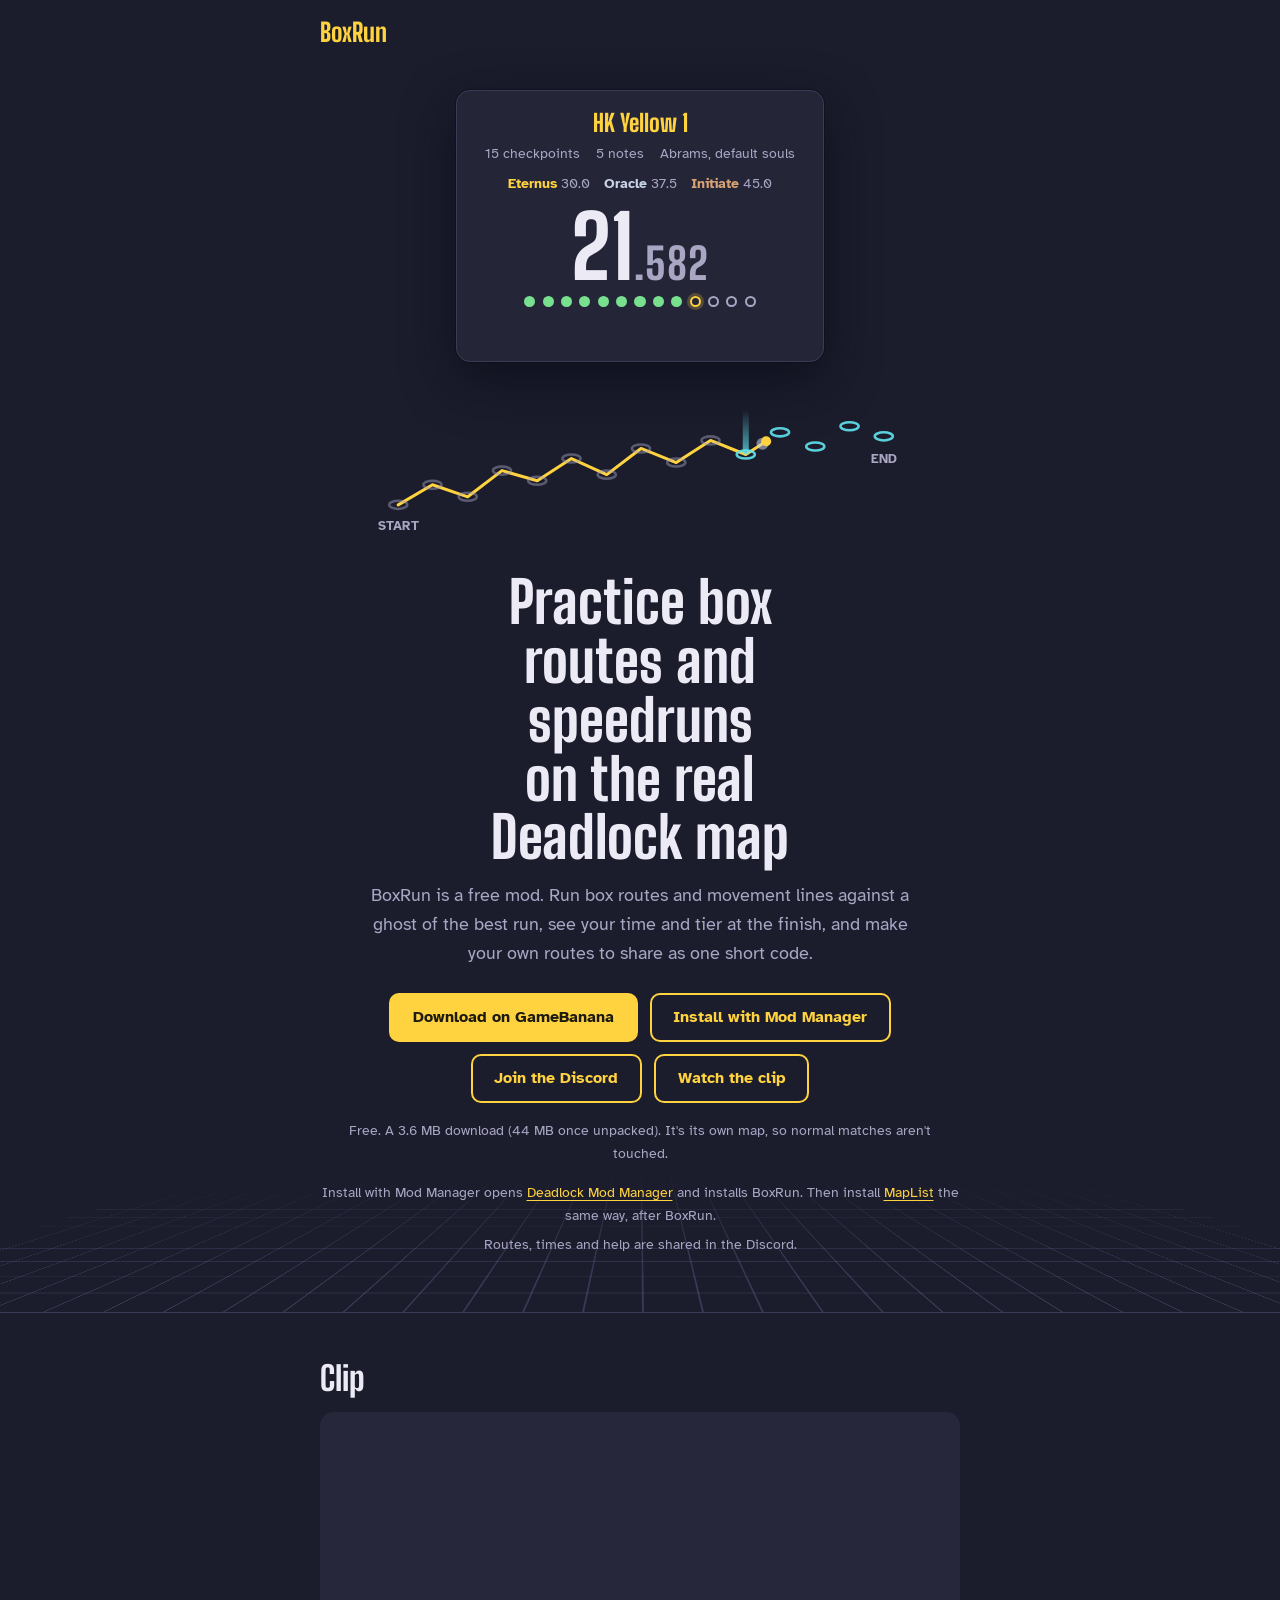
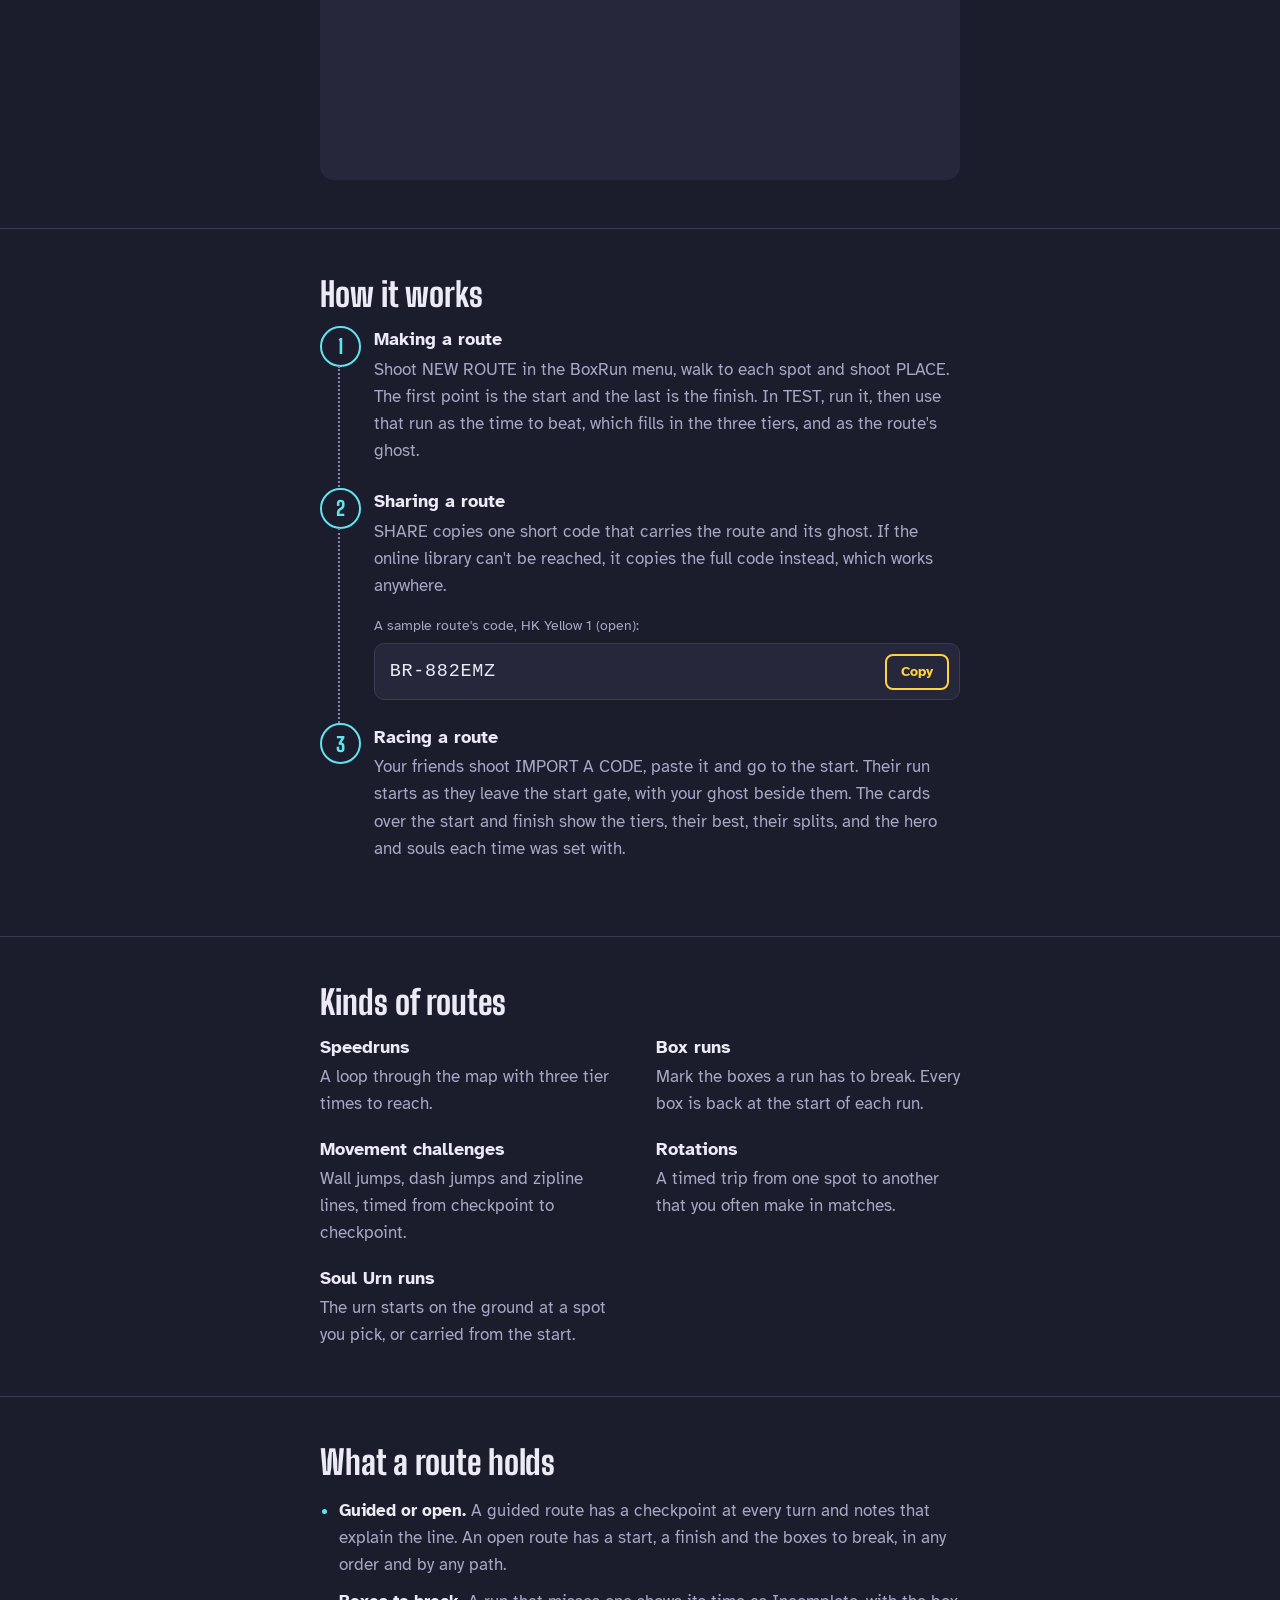
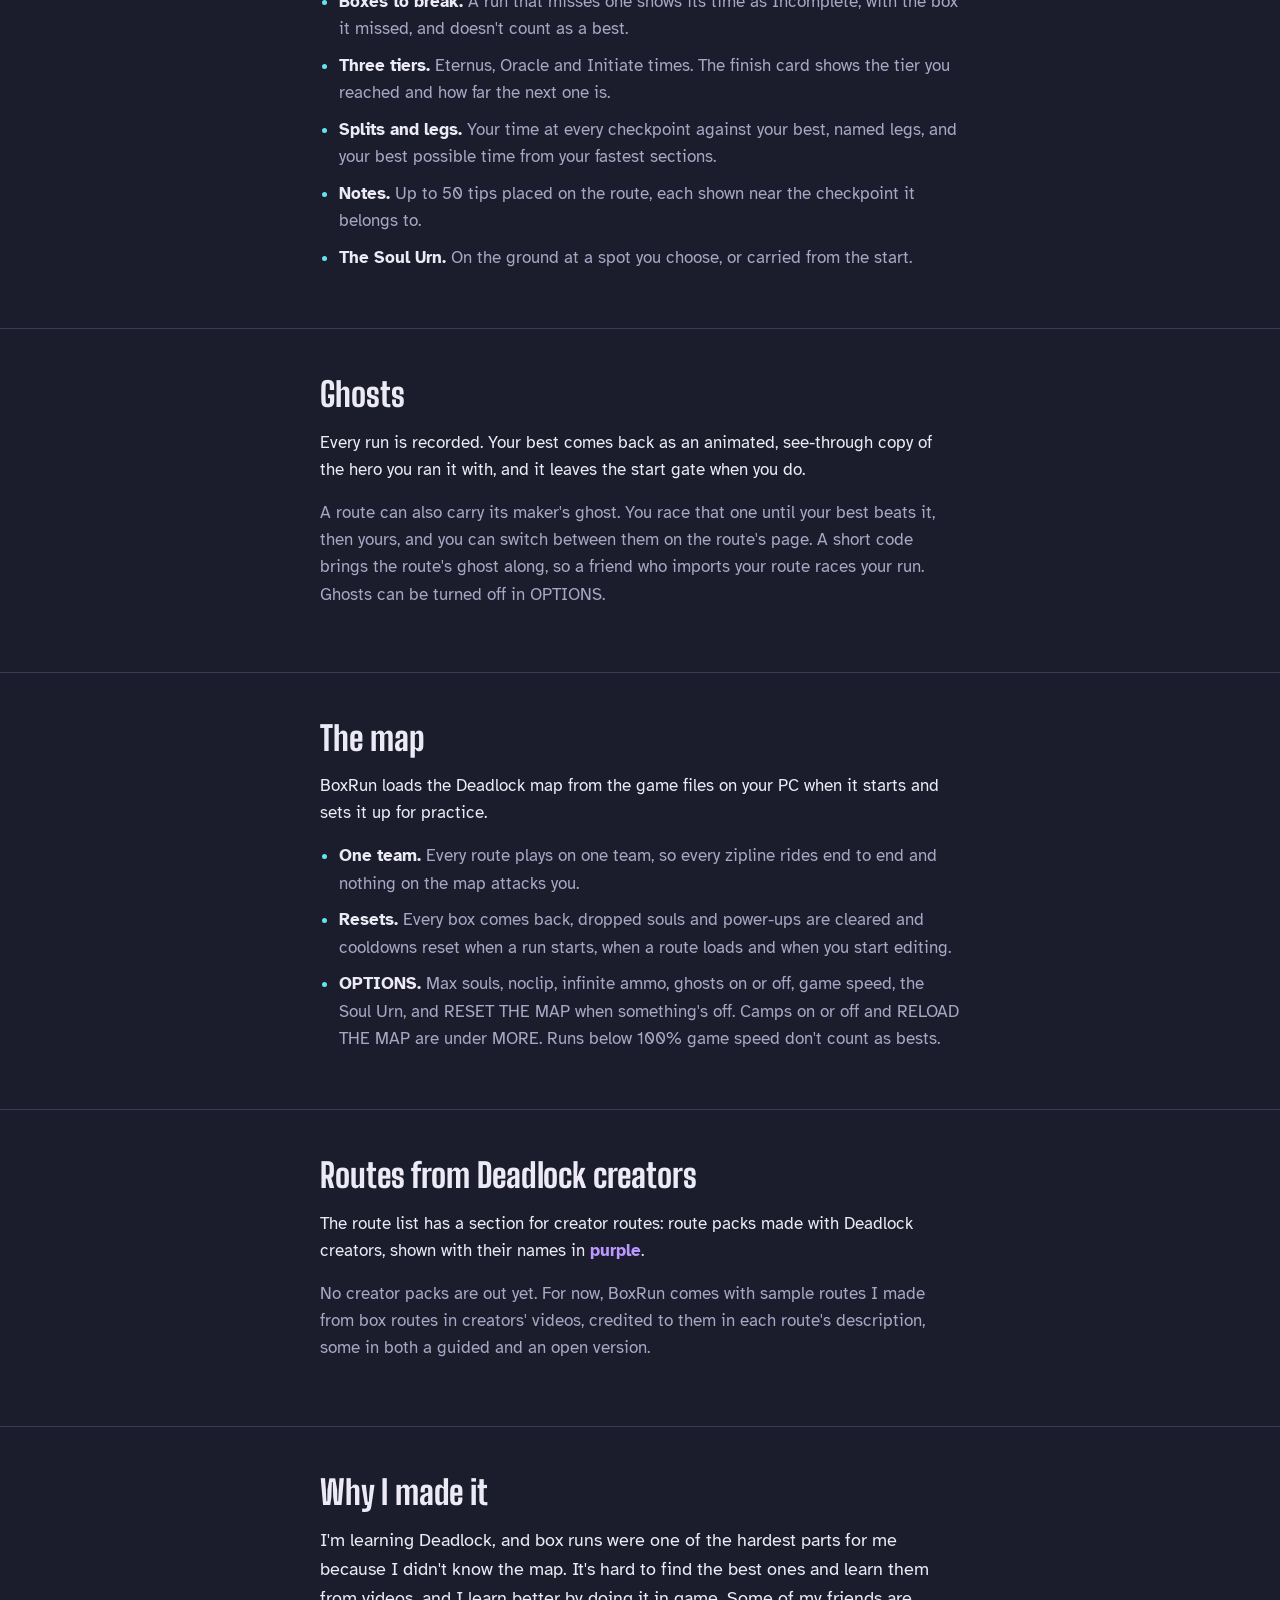
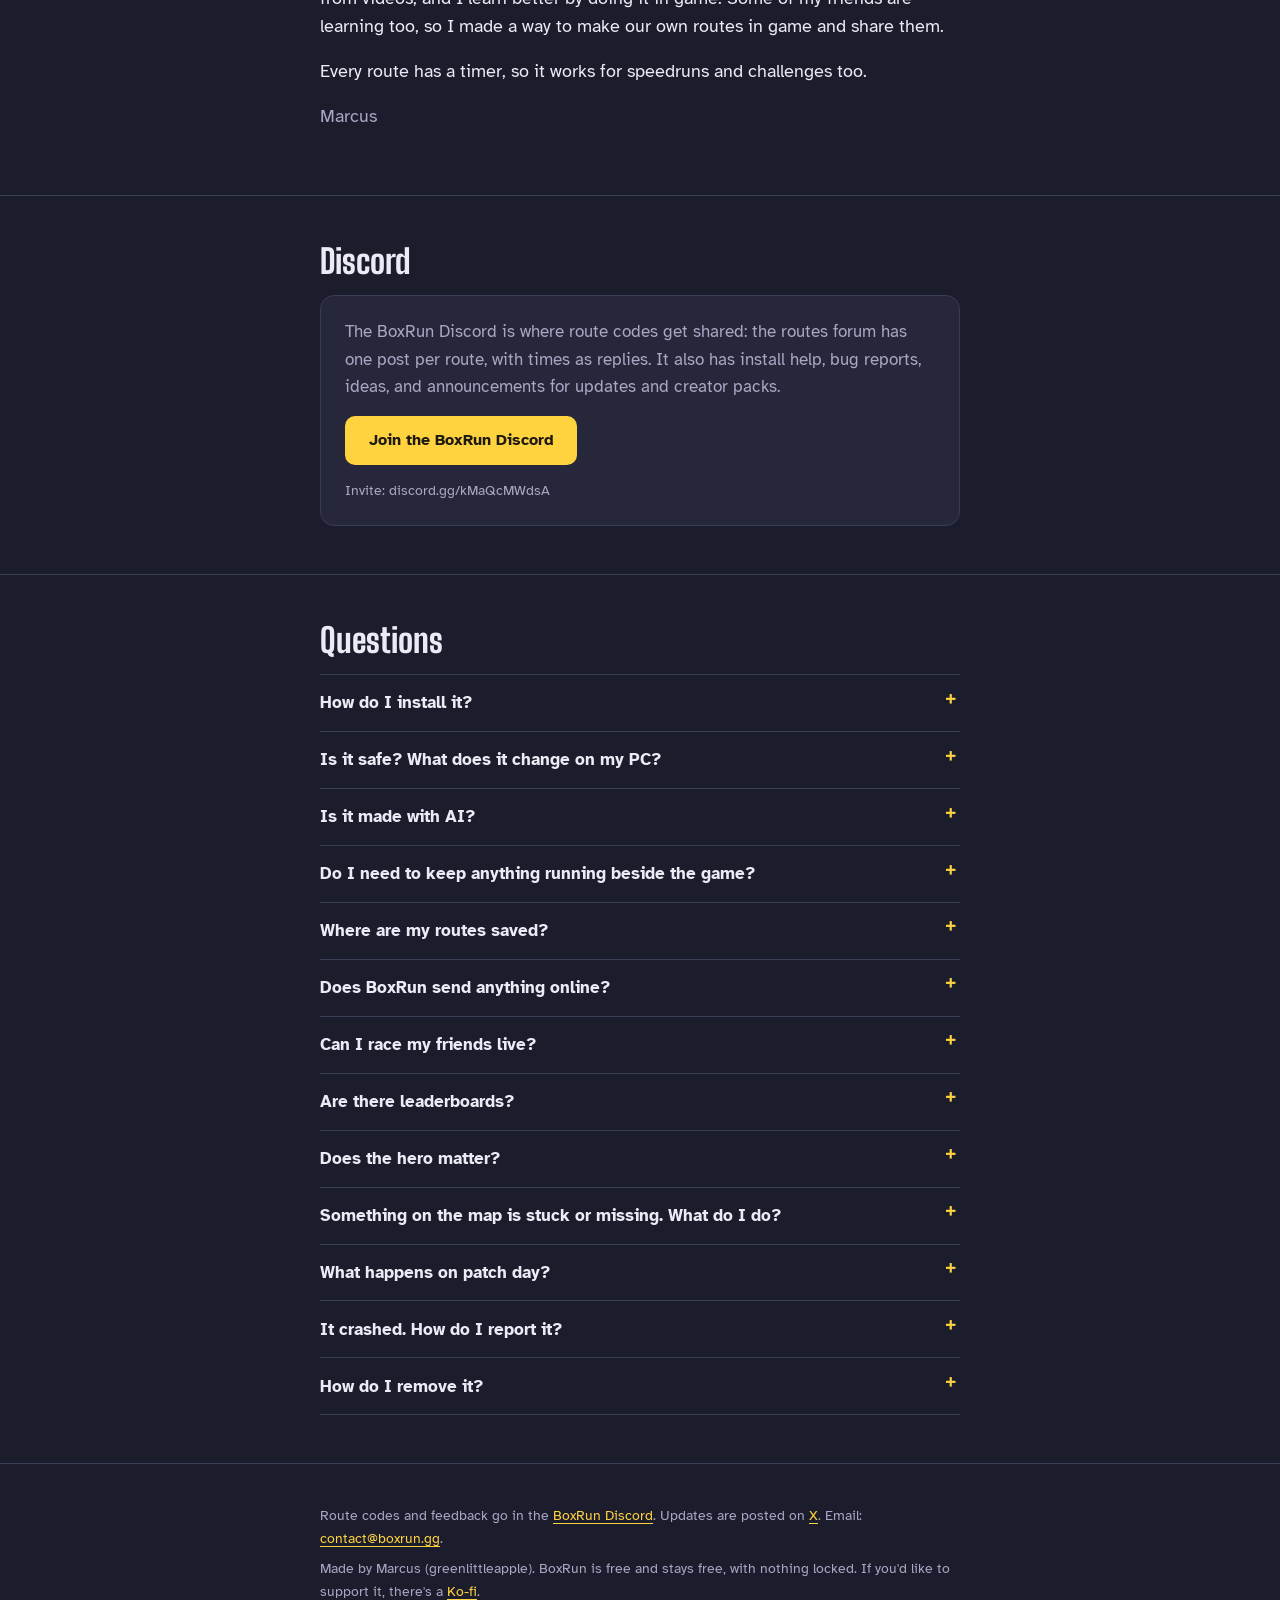
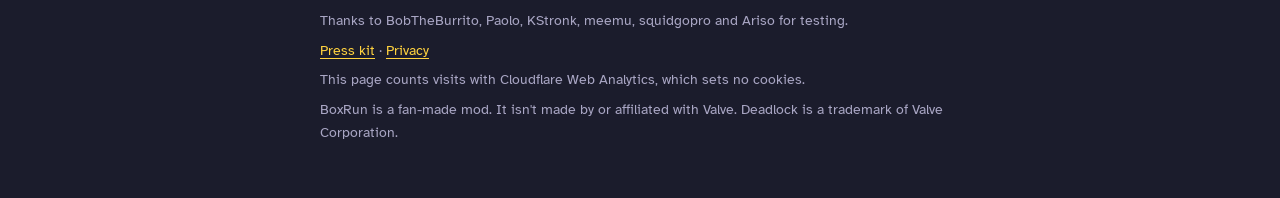
<file: index.html>
<!doctype html>
<html lang="en">
<head>
<meta charset="utf-8">
<meta name="viewport" content="width=device-width, initial-scale=1">
<title>BoxRun: practice box routes and speedruns in Deadlock</title>
<meta name="description" content="BoxRun is a free Deadlock mod with timed box routes and movement lines on the real map. Race a ghost of the best run, share routes by short code, and try for a place on the weekly board. It's a map your mod manager installs, with no app to run and no account to sign in to.">
<meta property="og:title" content="BoxRun: practice box routes and speedruns in Deadlock">
<meta property="og:description" content="A free Deadlock mod: practice box routes and movement lines on the real map against a ghost, then make and share your own routes.">
<meta property="og:url" content="https://boxrun.gg/">
<meta name="theme-color" content="#1b1c2c">
<link rel="icon" href="favicon.svg" type="image/svg+xml">
<link rel="preconnect" href="https://fonts.googleapis.com">
<link rel="preconnect" href="https://fonts.gstatic.com" crossorigin>
<link href="https://fonts.googleapis.com/css2?family=Atkinson+Hyperlegible:ital,wght@0,400;0,700;1,400&family=Big+Shoulders+Display:wght@600;800&display=swap" rel="stylesheet">
<style>
  :root {
    color-scheme: dark;
    --night: #1b1c2c;      /* page background: Midtown after dark */
    --panel: #26273a;      /* the in-game menu's panel slate */
    --line: #3a3b55;
    --ink: #ecebf5;
    --muted: #a9a6c4;
    --gold: #ffd23f;       /* BoxRun's button yellow */
    --cyan: #62e4ef;       /* checkpoint pillar */
    --lilac: #8a7cb8;      /* test-floor grid */
    --best: #78e08f;       /* best time green */
    --beat: #ff7d7d;       /* time to beat red */
    --creator: #bb98ff;    /* creator names */
    --eternus: #ffd23f;    /* tier colours on the cards */
    --oracle: #c9d3e6;
    --initiate: #d9a273;
    --display: "Big Shoulders Display", "Arial Narrow", sans-serif;
    --body: "Atkinson Hyperlegible", "Segoe UI", sans-serif;
    --measure: 40rem;
  }
  * { box-sizing: border-box; }
  html { scroll-behavior: smooth; }
  @media (prefers-reduced-motion: reduce) { html { scroll-behavior: auto; } }
  body {
    margin: 0;
    background: var(--night);
    color: var(--ink);
    font: 400 1.0625rem/1.6 var(--body);
    -webkit-font-smoothing: antialiased;
  }
  a { color: var(--gold); text-underline-offset: 0.18em; }
  a:focus-visible, button:focus-visible, summary:focus-visible {
    outline: 3px solid var(--cyan);
    outline-offset: 3px;
    border-radius: 6px;
  }
  .wrap { width: min(100% - 2rem, var(--measure)); margin-inline: auto; }

  /* Top bar: the wordmark only, as in the in-game menu's corner */
  .bar { padding: 1.25rem 0 0; }
  .mark {
    font: 800 1.6rem/1 var(--display);
    color: var(--gold);
    text-decoration: none;
    letter-spacing: 0.01em;
  }

  /* Hero: a finish card over the lilac test floor */
  .hero { position: relative; padding: 2.5rem 0 3.5rem; text-align: center; overflow: hidden; }
  .floor {
    position: absolute; inset: auto -20% -1px -20%; height: 46%;
    background:
      repeating-linear-gradient(90deg, transparent 0 58px, rgba(138,124,184,.28) 58px 60px),
      repeating-linear-gradient(0deg, transparent 0 38px, rgba(138,124,184,.22) 38px 40px);
    transform: perspective(420px) rotateX(58deg);
    transform-origin: bottom;
    mask-image: linear-gradient(to top, #000 10%, transparent 95%);
    pointer-events: none;
  }
  .card {
    position: relative;
    display: inline-block;
    min-width: min(100%, 23rem);
    padding: 1.25rem 1.5rem 1.1rem;
    background: rgba(38,39,58,.92);
    border: 1px solid var(--line);
    border-radius: 14px;
    box-shadow: 0 0 0 1px rgba(0,0,0,.25), 0 18px 50px rgba(8,8,20,.55);
  }
  .card-title { font: 800 1.5rem/1 var(--display); color: var(--gold); margin: 0 0 .4rem; }
  .card-meta { margin: 0; font-size: .9rem; color: var(--muted); display: flex; flex-wrap: wrap; justify-content: center; gap: .1rem 1rem; }
  .card-meta span { white-space: nowrap; }
  .tiers { margin: .45rem 0 0; font-size: .9rem; display: flex; flex-wrap: wrap; justify-content: center; gap: .1rem .9rem; }
  .tiers span { white-space: nowrap; font-weight: 700; }
  .tiers b { font-weight: 400; color: var(--muted); }
  .t-eternus { color: var(--eternus); }
  .t-oracle { color: var(--oracle); }
  .t-initiate { color: var(--initiate); }
  .clock {
    margin: .55rem 0 .35rem;
    font: 800 clamp(3.6rem, 13vw, 5.4rem)/1 var(--display);
    font-variant-numeric: tabular-nums;
    letter-spacing: .01em;
  }
  .clock small { font-size: .5em; color: var(--muted); }
  .dots { display: flex; justify-content: center; gap: .45rem; margin: .1rem 0 .6rem; }
  .dot { width: .7rem; height: .7rem; border-radius: 50%; border: 2px solid var(--muted); }
  .dot.done { background: var(--best); border-color: var(--best); }
  .dot.next { border-color: var(--gold); box-shadow: 0 0 0 3px rgba(255,210,63,.22); }
  .result { margin: 0; min-height: 1.6em; font-weight: 700; color: var(--eternus); }
  .route { display: block; width: min(100%, 34rem); margin: 1.5rem auto 0; overflow: visible; }
  .route .path { fill: none; stroke: var(--gold); stroke-width: 3; stroke-linecap: round; stroke-linejoin: round; }
  .route .ring { fill: none; stroke: var(--cyan); stroke-width: 2.5; opacity: .9; }
  .route .ring.passed { stroke: var(--muted); opacity: .45; }
  .route .pillar { fill: url(#pillar); }
  .route .tag { font: 700 13px var(--body); fill: var(--muted); }
  .route .runner { fill: var(--gold); }
  .route .ghost { fill: var(--oracle); opacity: .55; }

  h1 {
    font: 800 clamp(2.4rem, 7.5vw, 3.6rem)/1.02 var(--display);
    margin: 2.25rem auto .9rem;
    max-width: 14ch;
    text-wrap: balance;
  }
  .lede { margin: 0 auto 1.6rem; max-width: 34rem; color: var(--muted); font-size: 1.125rem; text-wrap: pretty; }
  .actions { display: flex; flex-wrap: wrap; gap: .75rem; justify-content: center; }
  .btn {
    display: inline-block;
    padding: .8rem 1.35rem;
    border-radius: 10px;
    font: 700 1rem/1.2 var(--body);
    text-decoration: none;
    border: 2px solid var(--gold);
  }
  .btn.primary { background: var(--gold); color: #1d1a10; }
  .btn.primary:hover { background: #ffe07a; border-color: #ffe07a; }
  .btn.quiet { color: var(--gold); }
  .btn.quiet:hover { background: rgba(255,210,63,.1); }
  /* boxrun.gg/discord lands here: the join button pulses twice */
  .btn.flash { animation: flash 1.1s ease-out 2; }
  @keyframes flash {
    0% { box-shadow: 0 0 0 0 rgba(255,210,63,.8); }
    100% { box-shadow: 0 0 0 22px rgba(255,210,63,0); }
  }
  @media (prefers-reduced-motion: reduce) {
    .btn.flash { animation: none; outline: 3px solid var(--cyan); outline-offset: 4px; }
  }
  .fine { margin: 1rem 0 0; font-size: .9rem; color: var(--muted); }
  #soon { margin: 0 auto; max-width: 30rem; font-size: 1rem; }
  #hero-discord-line { margin-top: .35rem; }

  /* Sections */
  section { padding: 3rem 0; border-top: 1px solid var(--line); }
  h2 { font: 800 2.1rem/1.05 var(--display); margin: 0 0 1rem; }
  h3 { font: 700 1.125rem/1.3 var(--body); margin: 0 0 .25rem; }
  p { margin: 0 0 1rem; }
  .muted { color: var(--muted); }
  code { font-family: ui-monospace, "Cascadia Mono", Consolas, monospace; font-size: .9em; }

  .clip {
    aspect-ratio: 16 / 9;
    border-radius: 14px;
    background: var(--panel);
  }
  [hidden] { display: none !important; }
  .clip iframe { width: 100%; height: 100%; border: 0; border-radius: 14px; }

  .steps { list-style: none; margin: 0; padding: 0; counter-reset: step; }
  .steps li {
    counter-increment: step;
    position: relative;
    padding: 0 0 1.6rem 3.4rem;
  }
  .steps li::before {
    content: counter(step);
    position: absolute; left: 0; top: -.15rem;
    width: 2.3rem; height: 2.3rem;
    display: grid; place-items: center;
    border-radius: 50%;
    border: 2px solid var(--cyan);
    color: var(--cyan);
    font: 800 1.25rem/1 var(--display);
  }
  .steps li:not(:last-child)::after {
    content: "";
    position: absolute; left: 1.1rem; top: 2.35rem; bottom: .2rem;
    border-left: 2px dotted var(--lilac);
  }
  .steps p { margin: 0; color: var(--muted); }
  .steps .code-label { margin: .9rem 0 0; font-size: .9rem; }

  .code {
    display: flex; align-items: center; gap: .75rem;
    margin: .4rem 0 0;
    padding: .6rem .6rem .6rem .9rem;
    background: var(--panel);
    border: 1px solid var(--line);
    border-radius: 10px;
  }
  .code code {
    flex: 1; min-width: 0;
    font: 400 .85rem/1.4 ui-monospace, "Cascadia Mono", Consolas, monospace;
    color: var(--ink);
    overflow-wrap: anywhere;
  }
  .code code#sample { font-size: 1.15rem; letter-spacing: .04em; }
  .code button {
    flex: none;
    font: 700 .9rem/1 var(--body);
    padding: .55rem .9rem;
    border-radius: 8px;
    border: 2px solid var(--gold);
    background: transparent;
    color: var(--gold);
    cursor: pointer;
  }
  .code button[data-done] { background: var(--gold); color: #1d1a10; }

  .kinds { display: grid; gap: 1.25rem 2rem; grid-template-columns: repeat(auto-fit, minmax(15rem, 1fr)); }
  .kinds p { margin: 0; color: var(--muted); }

  .list { margin: 0; padding: 0 0 0 1.2rem; color: var(--muted); }
  .list li { margin: 0 0 .6rem; }
  .list li::marker { color: var(--cyan); }
  .list b { color: var(--ink); }

  .creator { color: var(--creator); font-weight: 700; }
  .packs { list-style: none; margin: 1.25rem 0 0; padding: 0; display: grid; gap: .75rem; grid-template-columns: repeat(auto-fit, minmax(17rem, 1fr)); }
  .pack {
    display: flex; align-items: center; gap: .9rem;
    padding: .85rem 1rem;
    background: var(--panel);
    border: 1px solid var(--line);
    border-radius: 12px;
  }
  .pack img { flex: none; width: 3.5rem; height: 3.5rem; border-radius: 50%; object-fit: cover; background: var(--line); }
  .pack-name { margin: 0; font-weight: 700; color: var(--creator); }
  .pack-what { margin: 0; color: var(--ink); }
  .pack a { font-size: .9rem; }

  .story p { font-size: 1.125rem; }
  .sig { color: var(--muted); }

  .join {
    padding: 1.4rem 1.5rem;
    background: var(--panel);
    border: 1px solid var(--line);
    border-radius: 14px;
  }
  .join p { color: var(--muted); }
  .join .fine { margin: .9rem 0 0; }

  details { border-bottom: 1px solid var(--line); padding: .9rem 0; }
  details:first-of-type { border-top: 1px solid var(--line); }
  summary { cursor: pointer; font-weight: 700; list-style: none; position: relative; padding-right: 2rem; }
  summary::-webkit-details-marker { display: none; }
  summary::after {
    content: "+"; position: absolute; right: .25rem; top: -.1rem;
    font: 800 1.4rem/1 var(--display); color: var(--gold);
  }
  details[open] summary::after { content: "\2013"; }
  details p { margin: .6rem 0 0; color: var(--muted); }

  footer { padding: 2.5rem 0 3rem; border-top: 1px solid var(--line); font-size: .9rem; color: var(--muted); }
  footer p { margin: 0 0 .4rem; }
</style>
</head>
<body>

<header class="wrap bar">
  <a class="mark" href="#top" aria-label="BoxRun home">BoxRun</a>
</header>

<main id="top">
  <div class="hero">
    <div class="floor" aria-hidden="true"></div>
    <div class="wrap">
      <!-- A finish card like the one in the mod; it plays one run against a ghost on load, then stays. -->
      <div class="card" role="img" aria-label="A BoxRun finish card: HK Yellow 1, 15 checkpoints, 5 notes, finished in 28.250 seconds as Abrams with default souls, the Eternus tier, 0.412 seconds ahead of the ghost">
        <p class="card-title">HK Yellow 1</p>
        <p class="card-meta"><span>15 checkpoints</span> <span>5 notes</span> <span>Abrams, default souls</span></p>
        <p class="tiers"><span class="t-eternus">Eternus <b>30.0</b></span> <span class="t-oracle">Oracle <b>37.5</b></span> <span class="t-initiate">Initiate <b>45.0</b></span></p>
        <p class="clock" id="clock">28<small>.250</small></p>
        <div class="dots" id="dots" aria-hidden="true"></div>
        <p class="result" id="result">Eternus: 0.412 ahead of the ghost</p>
      </div>

      <svg class="route" id="route" viewBox="0 0 540 150" aria-hidden="true">
        <defs>
          <linearGradient id="pillar" x1="0" y1="1" x2="0" y2="0">
            <stop offset="0" stop-color="#62e4ef" stop-opacity=".75"/>
            <stop offset="1" stop-color="#62e4ef" stop-opacity="0"/>
          </linearGradient>
        </defs>
        <path class="path" id="routePath" d=""/>
        <g id="rings"></g>
        <circle class="ghost" id="ghost" r="6" cx="30" cy="118"/>
        <circle class="runner" id="runner" r="5" cx="30" cy="118"/>
        <text class="tag" x="30" y="143" text-anchor="middle">START</text>
        <text class="tag" x="512" y="76" text-anchor="middle">END</text>
      </svg>

      <h1>Practice box routes and speedruns on the real Deadlock map</h1>
      <p class="lede">BoxRun is a free mod. Run box routes and movement lines against a ghost of the best run, see your time and tier at the finish, and make your own routes to share as one short code.</p>
      <div class="actions">
        <!-- Filled from SITE in the script at the bottom: the GameBanana link and the clip. -->
        <a class="btn primary" href="https://gamebanana.com/" id="download" hidden>Download on GameBanana</a>
        <a class="btn quiet" href="https://deadlockmods.app/" id="dmm" hidden>Install with Mod Manager</a>
        <a class="btn quiet" href="https://discord.gg/kMaQcMWdsA" id="hero-discord" rel="noopener">Join the Discord</a>
        <a class="btn quiet" href="#clip" id="watch" hidden>Watch the clip</a>
      </div>
      <p class="fine" id="soon">Coming soon to GameBanana. Free, a 3.6 MB download (44 MB once unpacked), and it's its own map, so normal matches aren't touched.</p>
      <p class="fine" id="free" hidden>Free. A 3.6 MB download (44 MB once unpacked). It's its own map, so normal matches aren't touched.</p>
      <p class="fine" id="dmm-line" hidden>Install with Mod Manager opens <a href="https://deadlockmods.app/" rel="noopener">Deadlock Mod Manager</a> and installs BoxRun. Then install <a href="https://gamebanana.com/mods/667277" rel="noopener">MapList</a> the same way, after BoxRun.</p>
      <p class="fine" id="hero-discord-line">Routes, times and help are shared in the Discord.</p>
    </div>
  </div>

  <section id="clip" hidden>
    <div class="wrap">
      <h2>Clip</h2>
      <div class="clip" id="clipbox"></div>
    </div>
  </section>

  <section id="how">
    <div class="wrap">
      <h2>How it works</h2>
      <ol class="steps">
        <li>
          <h3>Making a route</h3>
          <p>Shoot NEW ROUTE in the BoxRun menu, walk to each spot and shoot PLACE. The first point is the start and the last is the finish. In TEST, run it, then use that run as the time to beat, which fills in the three tiers, and as the route's ghost.</p>
        </li>
        <li>
          <h3>Sharing a route</h3>
          <p>SHARE copies one short code that carries the route and its ghost. If the online library can't be reached, it copies the full code instead, which works anywhere.</p>
          <p class="code-label">A sample route's code, HK Yellow 1 (open):</p>
          <div class="code">
            <code id="sample">BR-882EMZ</code>
            <button type="button" id="copy" aria-describedby="sample">Copy</button>
          </div>
        </li>
        <li>
          <h3>Racing a route</h3>
          <p>Your friends shoot IMPORT A CODE, paste it and go to the start. Their run starts as they leave the start gate, with your ghost beside them. The cards over the start and finish show the tiers, their best, their splits, and the hero and souls each time was set with.</p>
        </li>
      </ol>
    </div>
  </section>

  <section id="ideas">
    <div class="wrap">
      <h2>Kinds of routes</h2>
      <div class="kinds">
        <div>
          <h3>Speedruns</h3>
          <p>A loop through the map with three tier times to reach.</p>
        </div>
        <div>
          <h3>Box runs</h3>
          <p>Mark the boxes a run has to break. Every box is back at the start of each run.</p>
        </div>
        <div>
          <h3>Movement challenges</h3>
          <p>Wall jumps, dash jumps and zipline lines, timed from checkpoint to checkpoint.</p>
        </div>
        <div>
          <h3>Rotations</h3>
          <p>A timed trip from one spot to another that you often make in matches.</p>
        </div>
        <div>
          <h3>Soul Urn runs</h3>
          <p>The urn starts on the ground at a spot you pick, or carried from the start.</p>
        </div>
      </div>
    </div>
  </section>

  <section id="routes">
    <div class="wrap">
      <h2>What a route holds</h2>
      <ul class="list">
        <li><b>Guided or open.</b> A guided route has a checkpoint at every turn and notes that explain the line. An open route has a start, a finish and the boxes to break, in any order and by any path.</li>
        <li><b>Boxes to break.</b> A run that misses one shows its time as Incomplete, with the box it missed, and doesn't count as a best.</li>
        <li><b>Three tiers.</b> Eternus, Oracle and Initiate times. The finish card shows the tier you reached and how far the next one is.</li>
        <li><b>Splits and legs.</b> Your time at every checkpoint against your best, named legs, and your best possible time from your fastest sections.</li>
        <li><b>Notes.</b> Up to 50 tips placed on the route, each shown near the checkpoint it belongs to.</li>
        <li><b>The Soul Urn.</b> On the ground at a spot you choose, or carried from the start.</li>
      </ul>
    </div>
  </section>

  <section id="ghosts">
    <div class="wrap">
      <h2>Ghosts</h2>
      <p>Every run is recorded. Your best comes back as an animated, see-through copy of the hero you ran it with, and it leaves the start gate when you do.</p>
      <p class="muted">A route can also carry its maker's ghost. You race that one until your best beats it, then yours, and you can switch between them on the route's page. A short code brings the route's ghost along, so a friend who imports your route races your run. Ghosts can be turned off in OPTIONS.</p>
    </div>
  </section>

  <section id="map">
    <div class="wrap">
      <h2>The map</h2>
      <p>BoxRun loads the Deadlock map from the game files on your PC when it starts and sets it up for practice.</p>
      <ul class="list">
        <li><b>One team.</b> Every route plays on one team, so every zipline rides end to end and nothing on the map attacks you.</li>
        <li><b>Resets.</b> Every box comes back, dropped souls and power-ups are cleared and cooldowns reset when a run starts, when a route loads and when you start editing.</li>
        <li><b>OPTIONS.</b> Max souls, noclip, infinite ammo, ghosts on or off, game speed, the Soul Urn, and RESET THE MAP when something's off. Camps on or off and RELOAD THE MAP are under MORE. Runs below 100% game speed don't count as bests.</li>
      </ul>
    </div>
  </section>

  <section id="creators">
    <div class="wrap">
      <h2>Routes from Deadlock creators</h2>
      <p>The route list has a section for creator routes: route packs made with Deadlock creators, shown with their names in <span class="creator">purple</span>.</p>
      <p class="muted" id="packs-empty">No creator packs are out yet. For now, BoxRun comes with sample routes I made from box routes in creators' videos, credited to them in each route's description, some in both a guided and an open version.</p>
      <ul class="packs" id="packs" hidden></ul>
    </div>
  </section>

  <section id="why" class="story">
    <div class="wrap">
      <h2>Why I made it</h2>
      <p>I'm learning Deadlock, and box runs were one of the hardest parts for me because I didn't know the map. It's hard to find the best ones and learn them from videos, and I learn better by doing it in game. Some of my friends are learning too, so I made a way to make our own routes in game and share them.</p>
      <p>Every route has a timer, so it works for speedruns and challenges too.</p>
      <p class="sig">Marcus</p>
    </div>
  </section>

  <section id="discord">
    <div class="wrap">
      <h2>Discord</h2>
      <div class="join">
        <p>The BoxRun Discord is where route codes get shared: the routes forum has one post per route, with times as replies. It also has install help, bug reports, ideas, and announcements for updates and creator packs.</p>
        <a class="btn primary" id="discord-join" href="https://discord.gg/kMaQcMWdsA" rel="noopener">Join the BoxRun Discord</a>
        <p class="fine">Invite: discord.gg/kMaQcMWdsA</p>
      </div>
    </div>
  </section>

  <section id="faq">
    <div class="wrap">
      <h2>Questions</h2>
      <details>
        <summary>How do I install it?</summary>
        <p>Install BoxRun from the GameBanana page with a mod manager like Grimoire or Deadlock Mod Manager. Then install <a href="https://gamebanana.com/mods/667277" rel="noopener">MapList</a> the same way, after BoxRun. MapList adds the CUSTOM MAPS list to the Esc menu.</p>
        <p>Start Deadlock from the manager. In the hideout, press Esc and click BoxRun under CUSTOM MAPS, at the bottom of the friends column on the right. If it isn't listed, open the console (F7) and type <code>map boxrun_midtown</code>. Give it up to a minute after you spawn in, while the mod loads and the BoxRun menu appears in front of you. It can take longer on some PCs, so wait for the menu.</p>
        <p>With Deadlock Mod Manager, pick Launch Anyway when it warns that map mods are installed (its main button turns BoxRun off). If you already had MapList and BoxRun isn't listed, turn both off in Mods Library, then turn on BoxRun, then MapList. The GameBanana page also has steps for installing by hand.</p>
        <p>If you close the menu, press 0 to bring it back, or type <code>boxrun</code> in the console. 6 restarts your run. Both keys are on by default, and HELP turns them off.</p>
      </details>
      <details>
        <summary>Is it safe? What does it change on my PC?</summary>
        <p>BoxRun is one 44 MB addon file holding a small map you load yourself and play alone. That map loads the Deadlock map from the game files on your PC instead of carrying a copy, and it never changes them. There's no DLL, no injection and no replaced game file, and nothing changes in normal matches. A mod manager adds the addons lines to Deadlock's gameinfo.gi file, as it does for every mod. It sends anonymous counts with no ID, which OPTIONS turns off. The <a href="/privacy/">privacy page</a> lists everything it sends.</p>
      </details>
      <details>
        <summary>Is it made with AI?</summary>
        <p>BoxRun's code was written with AI coding help, using Claude Code (Anthropic's Claude). That includes the in-game menu and cards, which the code draws. Marcus designed BoxRun, directed the work and tests every release in game. The art, sounds and fonts are Deadlock's own, and the screenshots and clips are his own gameplay.</p>
      </details>
      <details>
        <summary>Do I need to keep anything running beside the game?</summary>
        <p>No. Everything happens in the in-game menu.</p>
      </details>
      <details>
        <summary>Where are my routes saved?</summary>
        <p>On your PC, in the storage of the game's built-in browser, through a small BoxRun page at save.boxrun.gg. Saving needs the internet. Offline, new routes and times last until you quit, and full route codes still work.</p>
      </details>
      <details>
        <summary>Does BoxRun send anything online?</summary>
        <p>Your routes and times stay on your PC until you press SHARE. The weekly board gets your time, Steam name and ghost only when you press SEND MY BEST, and keeps them on that week's page. When the menu opens, it asks BoxRun's server for the route of the week and checks routes you loaded for updates, and the server counts how many players opened the menu each day. BoxRun also sends anonymous counts. Once each: the first time the map loads, the menu opens, the menu is in front of you, you shoot or melee while it's open, press one of its buttons, go to a route's start, the start says READY, you start a run, finish one, finish one that counts, make a route, load a code, open the library, pick a FARM lane or use FILTER, with the days since your first day and the minutes since your first load. Your first finish also says why it didn't count, if it didn't, and a first run that ends without a finish says how it ended and roughly how many checkpoints you passed. Once a day you play: the days since your first day, whether it's your first day this week, and whether you came back the day after your first day or in your second week. After you play: how many runs you started, finished and got counted, how many of the counted ones were on sample, creator, community or your own routes, and the short code of each of those routes that has one, with how many runs and whether this PC sent that code before, how many runs you started and finished on each route that has a short code (never how long they took), and how many routes you loaded from each place in the menu (HOME, THIS WEEK, a FARM lane, MOVEMENT, NEW THIS WEEK, CREATORS, MINE, the star list, TO BEAT, ALL, FILTER, a tag on a route's page, NEXT or a code). Every count also carries BoxRun's version number. Nothing else: no ID, and no routes, times, names or Steam ID. OPTIONS turns them off. Publishing a route, or loading one by its BR- code, goes through BoxRun's save page to api.boxrun.gg. The server keeps the routes and ghosts people publish, plus a scrambled form of the internet address behind each request, used for rate limits, blocking spam, the menu count, the record that it loaded a code and the record that it first ran a route (both kept), and a daily limit of one started and one finished run per route (kept 2 days). It never sees your saves or your Steam account, and sees a best time only if you send it to the weekly board. Full BR1 codes work without it. More on the <a href="/privacy/">privacy page</a>.</p>
      </details>
      <details>
        <summary>Can I race my friends live?</summary>
        <p>Not yet. Deadlock doesn't let players join custom servers the usual way, and live races are being tested with friends. For now you race each other's times and ghosts by sharing route codes.</p>
      </details>
      <details>
        <summary>Are there leaderboards?</summary>
        <p>There's a weekly board for the route of the week, shown under THIS WEEK in the menu. SEND MY BEST puts your time, Steam name and ghost on it. Every route also has three tier times, your best, your splits and a ghost.</p>
      </details>
      <details>
        <summary>Does the hero matter?</summary>
        <p>Any hero works. Each time is stored with the hero and whether max souls were on, and a ghost is always the hero who ran it.</p>
      </details>
      <details>
        <summary>Something on the map is stuck or missing. What do I do?</summary>
        <p>In the menu, OPTIONS has RESET THE MAP, which brings back the boxes, the urn and the ghost and puts you at the route's start. OPTIONS &gt; MORE has RELOAD THE MAP, which loads the map again with your routes kept. <code>boxrun_reset</code> in the console does the same as RESET THE MAP.</p>
      </details>
      <details>
        <summary>What happens on patch day?</summary>
        <p>BoxRun uses the Deadlock map from your installed game, so the world follows Valve's map patches with no BoxRun download. If a patch moves boxes or paths, routes made before it may need adjusting, and any BoxRun update that follows goes up on the GameBanana page. A Deadlock update can also undo the addons lines in gameinfo.gi. Your mod manager puts them back (Grimoire calls it Fix).</p>
      </details>
      <details>
        <summary>It crashed. How do I report it?</summary>
        <p>In the <a href="#discord">BoxRun Discord</a>. Say what you were doing when it happened, which hero you played and which route, and whether it happens again. BoxRun can't see crashes itself, so a report is the only way we hear about one. Bugs go there too, and route codes go in the routes forum.</p>
      </details>
      <details>
        <summary>How do I remove it?</summary>
        <p>Remove it in your mod manager, or delete the addon file the install notes name. To clear your saved routes first, type <code>boxrun_clear_saves</code> in the console while on the map.</p>
      </details>
    </div>
  </section>
</main>

<footer>
  <div class="wrap">
    <p>Route codes and feedback go in the <a href="https://discord.gg/kMaQcMWdsA" rel="noopener">BoxRun Discord</a>. Updates are posted on <a href="https://x.com/boxrungg" rel="noopener">X</a>. Email: <a href="mailto:contact@boxrun.gg">contact@boxrun.gg</a>.</p>
    <p>Made by Marcus (greenlittleapple). BoxRun is free and stays free, with nothing locked. If you'd like to support it, there's a <a href="https://ko-fi.com/greenlittleapple" rel="noopener">Ko-fi</a>.</p>
    <p>Thanks to BobTheBurrito, Paolo, KStronk, meemu, squidgopro and Ariso for testing.</p>
    <p><a href="/press/">Press kit</a> &middot; <a href="/privacy/">Privacy</a></p>
    <p id="counted" hidden>This page counts visits with Cloudflare Web Analytics, which sets no cookies.</p>
    <p>BoxRun is a fan-made mod. It isn't made by or affiliated with Valve. Deadlock is a trademark of Valve Corporation.</p>
  </div>
</footer>

<script>
// Launch links and analytics. Leave empty until they exist: the page then says "Coming soon to GameBanana",
// hides the clip, and loads no analytics script.
const SITE = {
  gamebanana: "https://gamebanana.com/mods/733166",   // the GameBanana page, e.g. "https://gamebanana.com/mods/123456"
  clipId: "_umRSrqrFrg",       // the YouTube video id of the clip, e.g. "dQw4w9WgXcQ"
  cfBeacon: "3dd07682e35d4e828f72fc3503201532",
  dmmFile: "1904883",   // GameBanana's file id of the current release (3.2.2), for the Mod Manager button: update at every upload
};

(() => {
  // HK Yellow 1's 15 points, drawn flat: start, 13 checkpoints, finish
  const points = [[30,118],[64,98],[99,110],[133,84],[168,94],[202,72],[237,88],[271,62],
                  [306,76],[340,54],[375,68],[409,46],[444,60],[478,40],[512,50]];
  const checkpoints = points.length - 2;          // start and end aren't checkpoints
  const finish = 28.250, ghostFinish = 28.662;
  const ns = "http://www.w3.org/2000/svg";
  const rings = document.getElementById("rings");
  const dotsBox = document.getElementById("dots");
  const clock = document.getElementById("clock");
  const result = document.getElementById("result");
  const path = document.getElementById("routePath");
  const runner = document.getElementById("runner");
  const ghost = document.getElementById("ghost");
  path.setAttribute("d", "M" + points.map(p => p.join(" ")).join(" L"));

  const ringEls = points.map(([x, y]) => {
    const g = document.createElementNS(ns, "g");
    const pillar = document.createElementNS(ns, "rect");
    pillar.setAttribute("class", "pillar");
    pillar.setAttribute("x", x - 3); pillar.setAttribute("y", y - 44);
    pillar.setAttribute("width", 6); pillar.setAttribute("height", 44);
    pillar.style.opacity = 0;
    const ring = document.createElementNS(ns, "ellipse");
    ring.setAttribute("class", "ring");
    ring.setAttribute("cx", x); ring.setAttribute("cy", y);
    ring.setAttribute("rx", 9); ring.setAttribute("ry", 4);
    g.append(pillar, ring);
    rings.append(g);
    return { pillar, ring };
  });
  const dots = Array.from({ length: checkpoints }, () => {
    const d = document.createElement("span");
    d.className = "dot";
    dotsBox.append(d);
    return d;
  });

  const fmt = t => {
    const s = Math.floor(t), ms = String(Math.round((t - s) * 1000)).padStart(3, "0").slice(0, 3);
    return s + "<small>." + ms + "</small>";
  };
  const place = (el, dist) => {
    const p = path.getPointAtLength(Math.min(dist, len));
    el.setAttribute("cx", p.x); el.setAttribute("cy", p.y);
  };
  // reached = how many points have been passed (0 = at the start)
  const show = (reached, t) => {
    clock.innerHTML = fmt(t);
    dots.forEach((d, i) => {
      d.className = "dot" + (i < reached - 1 ? " done" : i === reached - 1 ? " next" : "");
    });
    ringEls.forEach((r, i) => {
      r.ring.classList.toggle("passed", i < reached);
      r.pillar.style.opacity = i === reached ? 1 : 0;
    });
  };

  const len = path.getTotalLength();
  const still = window.matchMedia("(prefers-reduced-motion: reduce)").matches;
  if (still) { show(points.length, finish); place(runner, len); place(ghost, len * 0.985); return; }

  // One run on load: the line draws point to point while the clock counts up to the finish time,
  // and the ghost (a slightly slower run) follows the same line.
  path.style.strokeDasharray = len;
  path.style.strokeDashoffset = len;
  result.style.visibility = "hidden";
  const segs = [0];
  for (let i = 1; i < points.length; i++) {
    const [ax, ay] = points[i - 1], [bx, by] = points[i];
    segs.push(segs[i - 1] + Math.hypot(bx - ax, by - ay));
  }
  const total = segs[segs.length - 1];
  const duration = 3000;
  const ease = k => 1 - Math.pow(1 - k, 1.6);
  let t0;
  const step = now => {
    t0 ??= now;
    const k = Math.min((now - t0) / duration, 1);
    const eased = ease(k);
    const gk = Math.min((now - t0) / (duration * ghostFinish / finish), 1);
    let reached = 0;
    while (reached < points.length - 1 && segs[reached + 1] <= eased * total) reached++;
    path.style.strokeDashoffset = len * (1 - eased);
    place(runner, eased * len);
    place(ghost, ease(gk) * len);
    show(k === 1 ? points.length : reached, eased * finish);
    if (k < 1 || gk < 1) requestAnimationFrame(step);
    if (k === 1) result.style.visibility = "visible";
  };
  show(0, 0);
  setTimeout(() => requestAnimationFrame(step), 400);
})();

(() => {
  if (SITE.gamebanana) {
    const dl = document.getElementById("download");
    dl.href = SITE.gamebanana; dl.hidden = false;
    document.getElementById("soon").hidden = true;
    document.getElementById("free").hidden = false;
  }
  // Deadlock Mod Manager's 1-click link, as on GameBanana's Files list (tested 2026-11-05).
  // It names one file: SITE.dmmFile, set to the new file's id at every GameBanana upload (the release's PUBLISH steps).
  // No request to GameBanana from the page: the privacy page names only Cloudflare's visit count (C, 11-11).
  const mod = (SITE.gamebanana.match(/\/mods\/(\d+)/) || [])[1];
  if (mod && SITE.dmmFile) {
    const dmm = document.getElementById("dmm");
    dmm.href = "deadlock-mod-manager:https://gamebanana.com/mmdl/" + SITE.dmmFile + ",Mod," + mod; dmm.hidden = false;
    document.getElementById("dmm-line").hidden = false;
  }
  if (SITE.clipId) {
    const f = document.createElement("iframe");
    f.src = "https://www.youtube-nocookie.com/embed/" + encodeURIComponent(SITE.clipId);
    f.title = "BoxRun clip";
    f.allow = "encrypted-media; picture-in-picture";
    f.allowFullscreen = true;
    document.getElementById("clipbox").append(f);
    document.getElementById("clip").hidden = false;
    document.getElementById("watch").hidden = false;
  }
  // Cloudflare Web Analytics: this page only, never on save.boxrun.gg.
  if (SITE.cfBeacon) {
    const s = document.createElement("script");
    s.type = "module";                           // as Cloudflare's snippet loads it
    s.src = "https://static.cloudflareinsights.com/beacon.min.js";
    s.setAttribute("data-cf-beacon", JSON.stringify({ token: SITE.cfBeacon }));
    document.body.append(s);
    document.getElementById("counted").hidden = false;
  }
})();

// Creator packs. Add a creator only once their pack ships in the download AND they've said yes
// to their name and avatar on this page. Avatars go in creators/ (square, about 160 px).
const CREATORS = [
  // { name: "Leif", avatar: "creators/leif.jpg", pack: "Leif's box routes", routes: 28,
  //   link: "https://www.youtube.com/@leifdeadlock", linkText: "Leif on YouTube" },
];

(() => {
  const list = document.getElementById("packs");
  if (!CREATORS.length) return;
  for (const c of CREATORS) {
    const li = document.createElement("li");
    li.className = "pack";
    const img = document.createElement("img");
    img.src = c.avatar; img.alt = ""; img.width = 56; img.height = 56; img.loading = "lazy";
    const text = document.createElement("div");
    const name = document.createElement("p");
    name.className = "pack-name"; name.textContent = c.name;
    const what = document.createElement("p");
    what.className = "pack-what";
    what.textContent = c.pack + ", " + c.routes + (c.routes === 1 ? " route" : " routes");
    text.append(name, what);
    if (c.link) {
      const a = document.createElement("a");
      a.href = c.link; a.textContent = c.linkText || c.name; a.rel = "noopener"; a.target = "_blank";
      text.append(a);
    }
    li.append(img, text);
    list.append(li);
  }
  list.hidden = false;
  document.getElementById("packs-empty").hidden = true;
})();

// boxrun.gg/discord sends the browser to /#go-discord (no element has that id, so the browser doesn't jump):
// scroll smoothly to the Discord section and pulse the join button. A plain #discord link jumps, then pulses.
(() => {
  const section = document.getElementById("discord");
  const join = document.getElementById("discord-join");
  const still = window.matchMedia("(prefers-reduced-motion: reduce)").matches;
  const flash = () => {
    join.classList.remove("flash");
    void join.offsetWidth;                        // restart the animation
    join.classList.add("flash");
    setTimeout(() => join.classList.remove("flash"), 2600);
  };
  const go = smooth => {
    const r = section.getBoundingClientRect();
    const top = Math.max(0, scrollY + r.top - Math.max(0, (innerHeight - r.height) / 2));
    const jump = () => scrollTo({ top, behavior: "instant" });   // plain scrollTo would follow the CSS smooth setting
    if (!smooth || still || Math.abs(top - scrollY) < 2) { jump(); setTimeout(flash, 100); return; }
    let done = false;
    const end = () => {
      if (done) return;
      done = true;
      if (Math.abs(top - scrollY) > 40) jump();  // the smooth scroll didn't run (a background tab) or was cut short
      flash();
    };
    addEventListener("scrollend", () => { if (Math.abs(top - scrollY) < 40) end(); });
    setTimeout(end, 1600);                       // browsers without scrollend
    scrollTo({ top, behavior: "smooth" });
  };
  const fromLink = location.hash === "#go-discord";
  if (fromLink) {
    history.replaceState(null, "", "#discord");
    history.scrollRestoration = "manual";        // a restored scroll position would cut the scroll short
  }
  if (fromLink || location.hash === "#discord") {
    // after load and the fonts, so the layout doesn't shift under the scroll
    const start = () => (document.fonts ? document.fonts.ready : Promise.resolve()).then(() => setTimeout(() => go(fromLink), 150));
    if (document.readyState === "complete") start(); else addEventListener("load", start, { once: true });
  }
  window.addEventListener("hashchange", () => { if (location.hash === "#discord") flash(); });
})();

document.getElementById("copy").addEventListener("click", async e => {
  const btn = e.currentTarget;
  const text = document.getElementById("sample").textContent.trim();
  try {
    await navigator.clipboard.writeText(text);
    btn.textContent = "Copied";
  } catch {
    const range = document.createRange();
    range.selectNodeContents(document.getElementById("sample"));
    getSelection().removeAllRanges(); getSelection().addRange(range);
    btn.textContent = "Selected";
  }
  btn.dataset.done = "";
  setTimeout(() => { btn.textContent = "Copy"; delete btn.dataset.done; }, 1800);
});
</script>
</body>
</html>
</file>
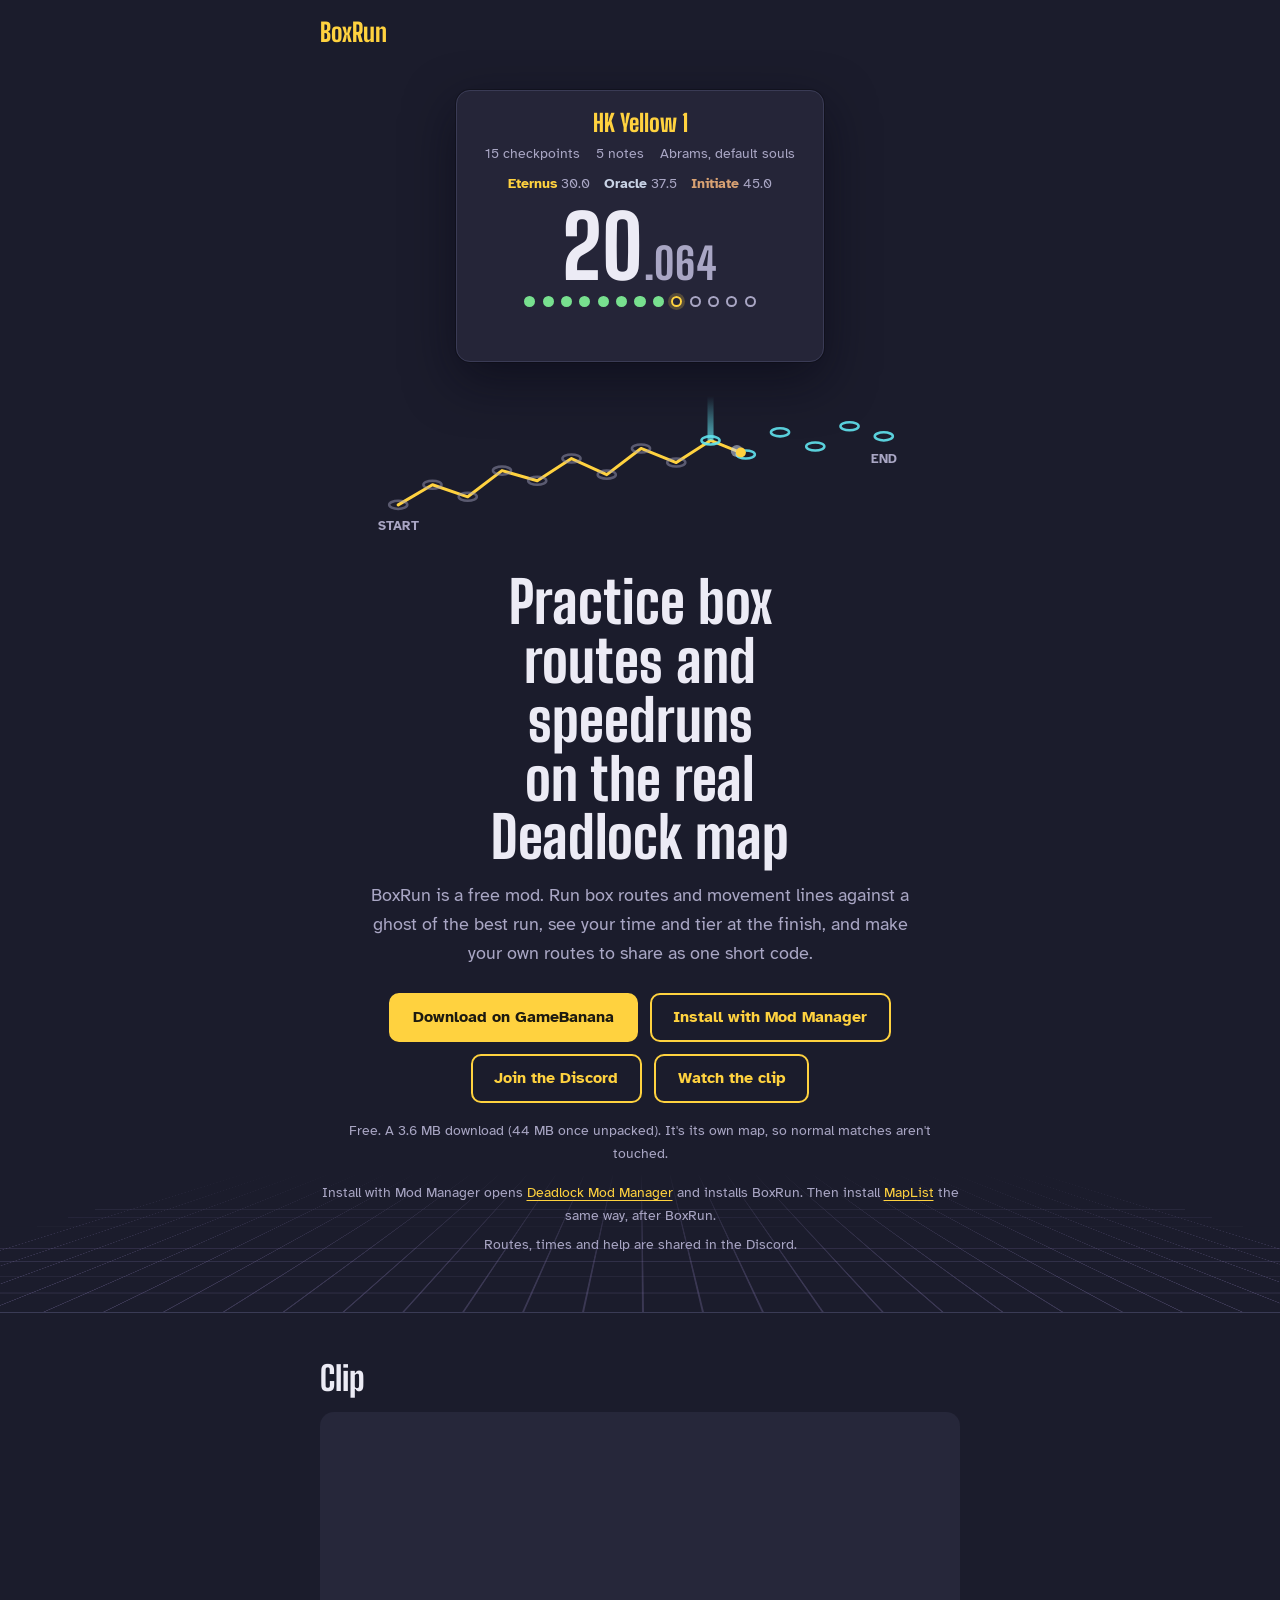
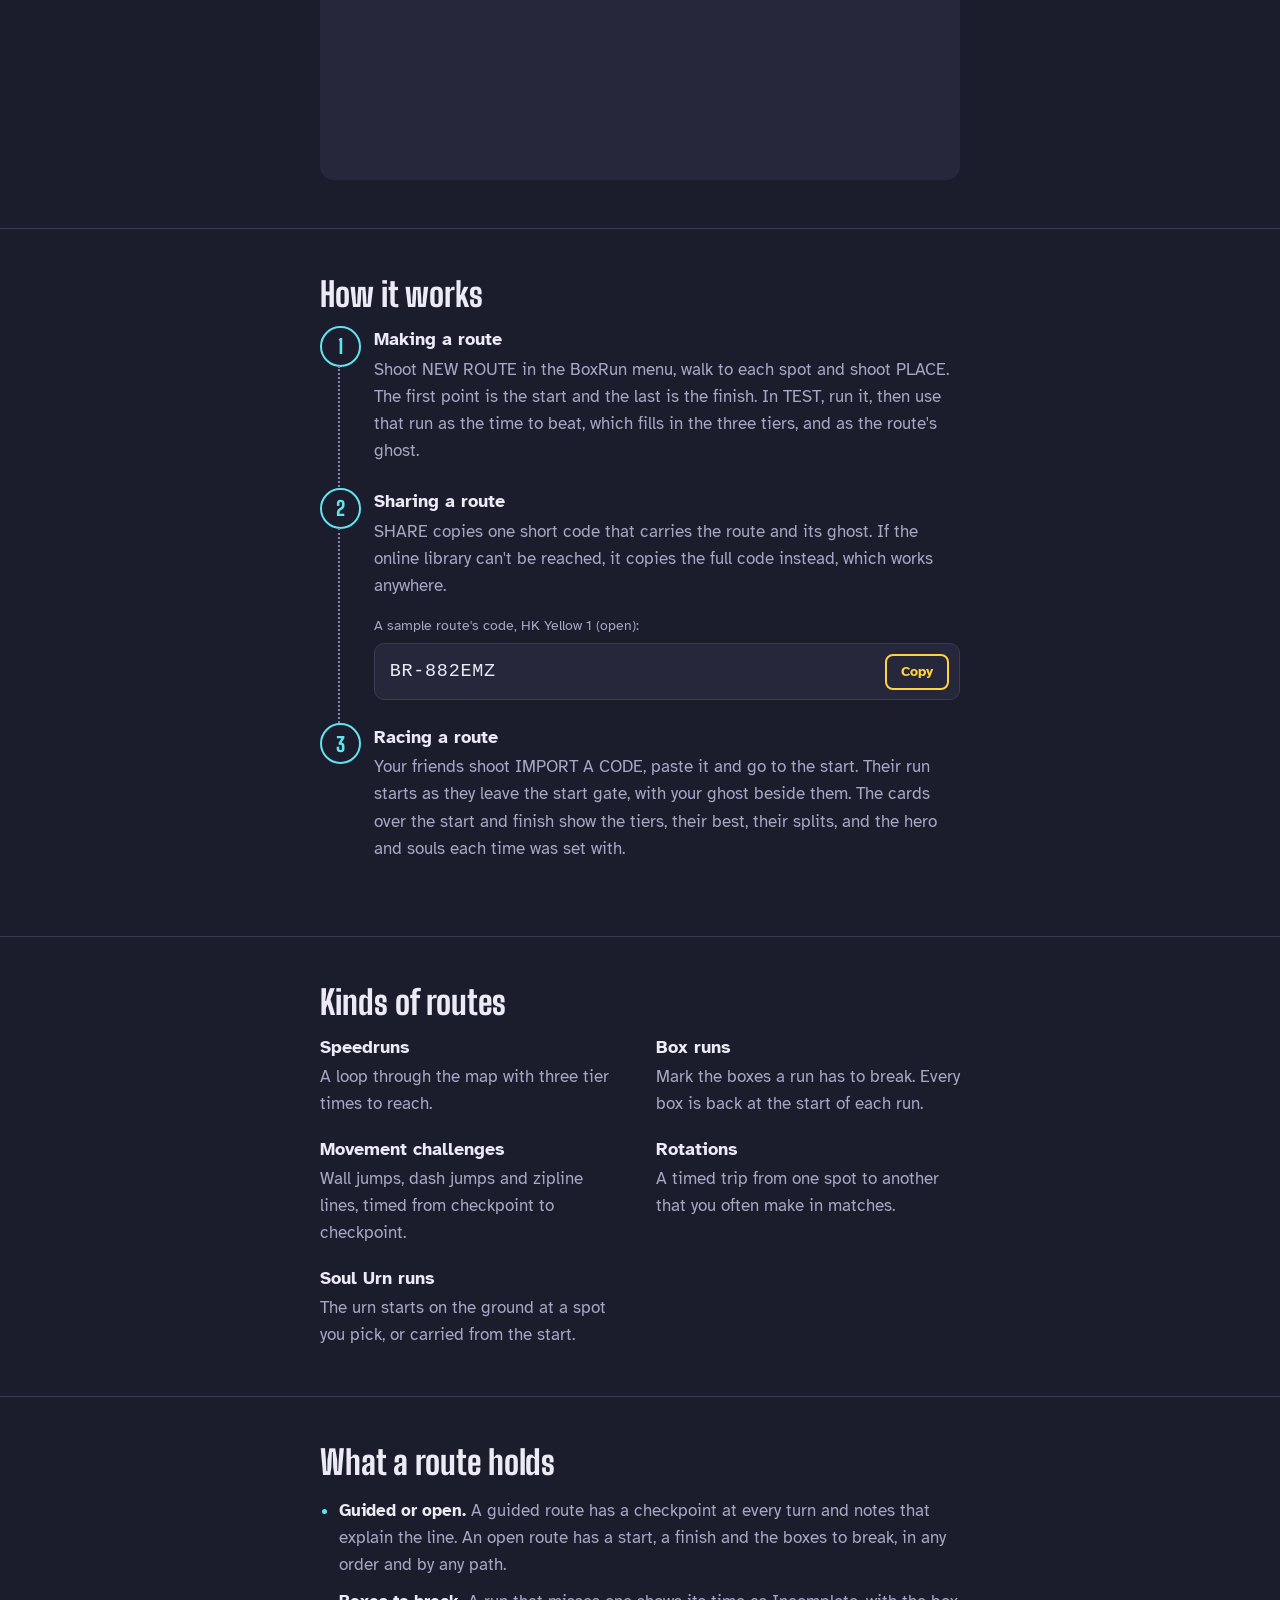
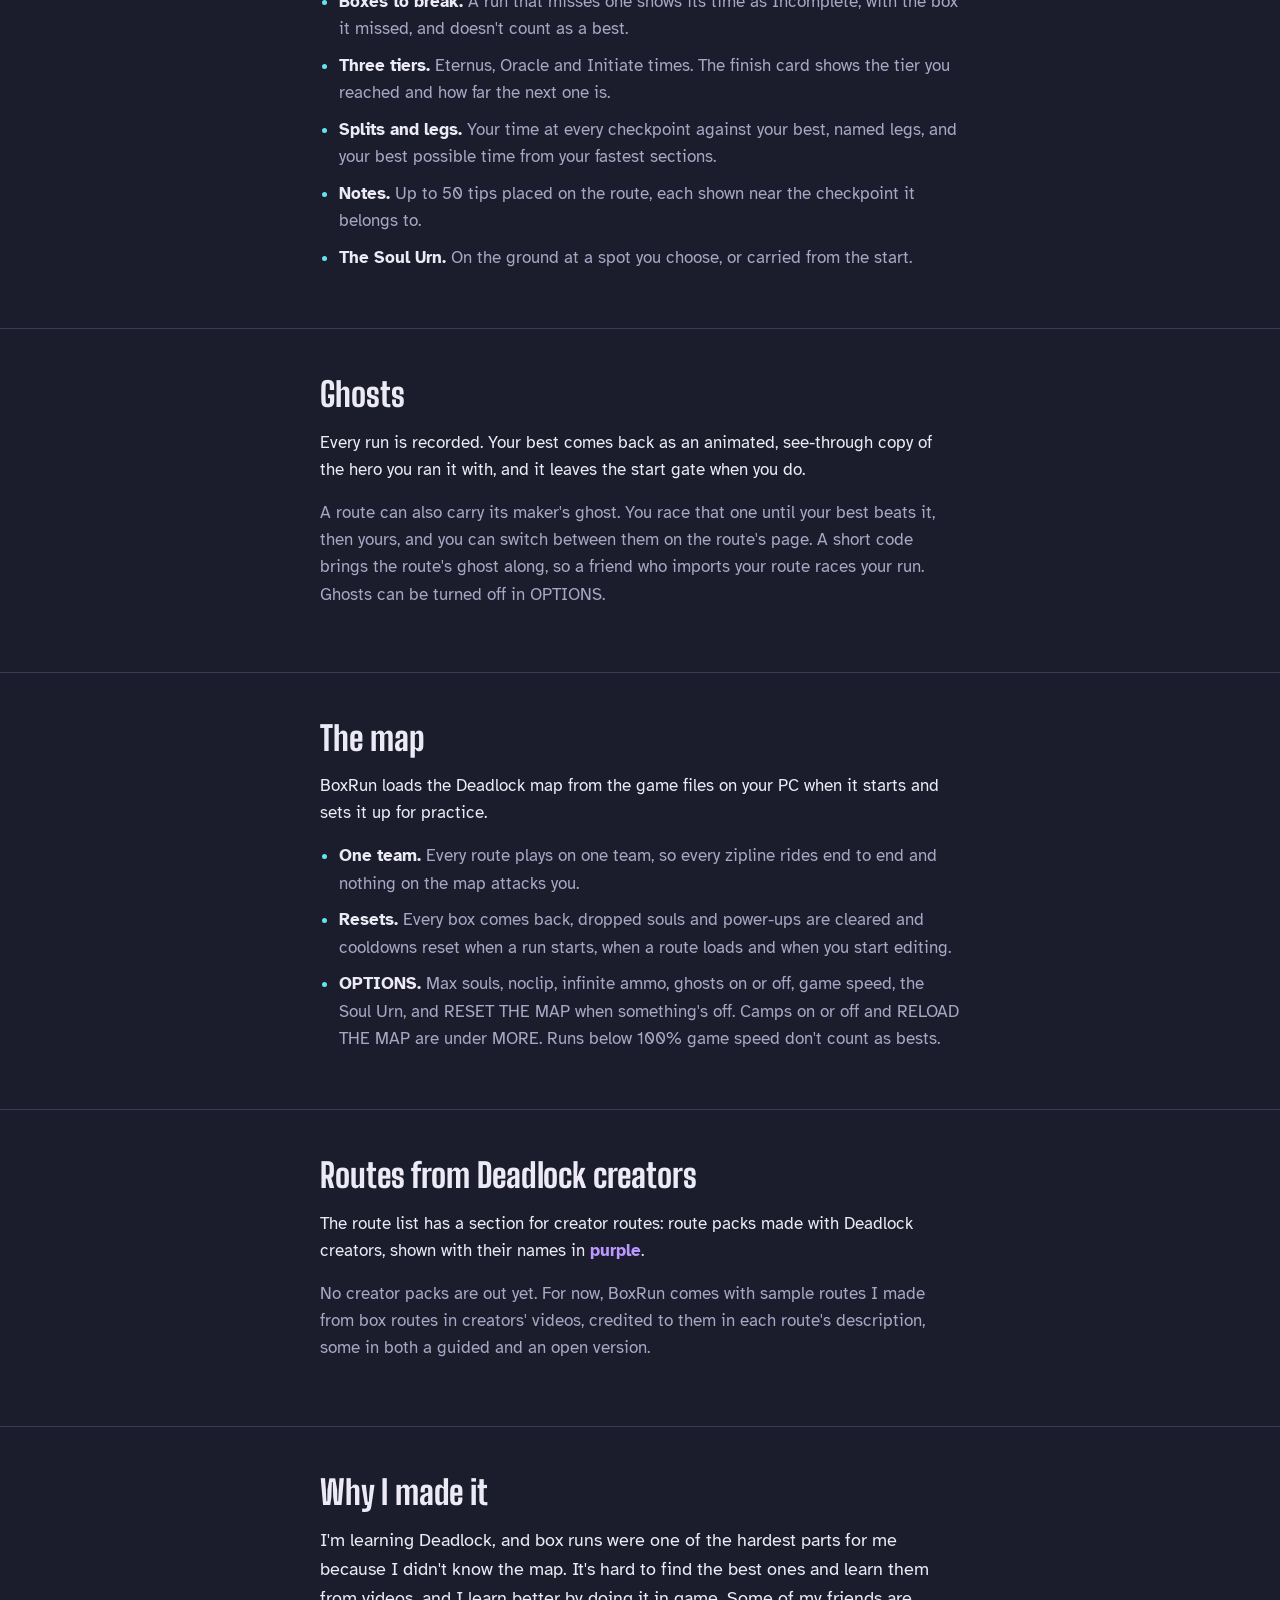
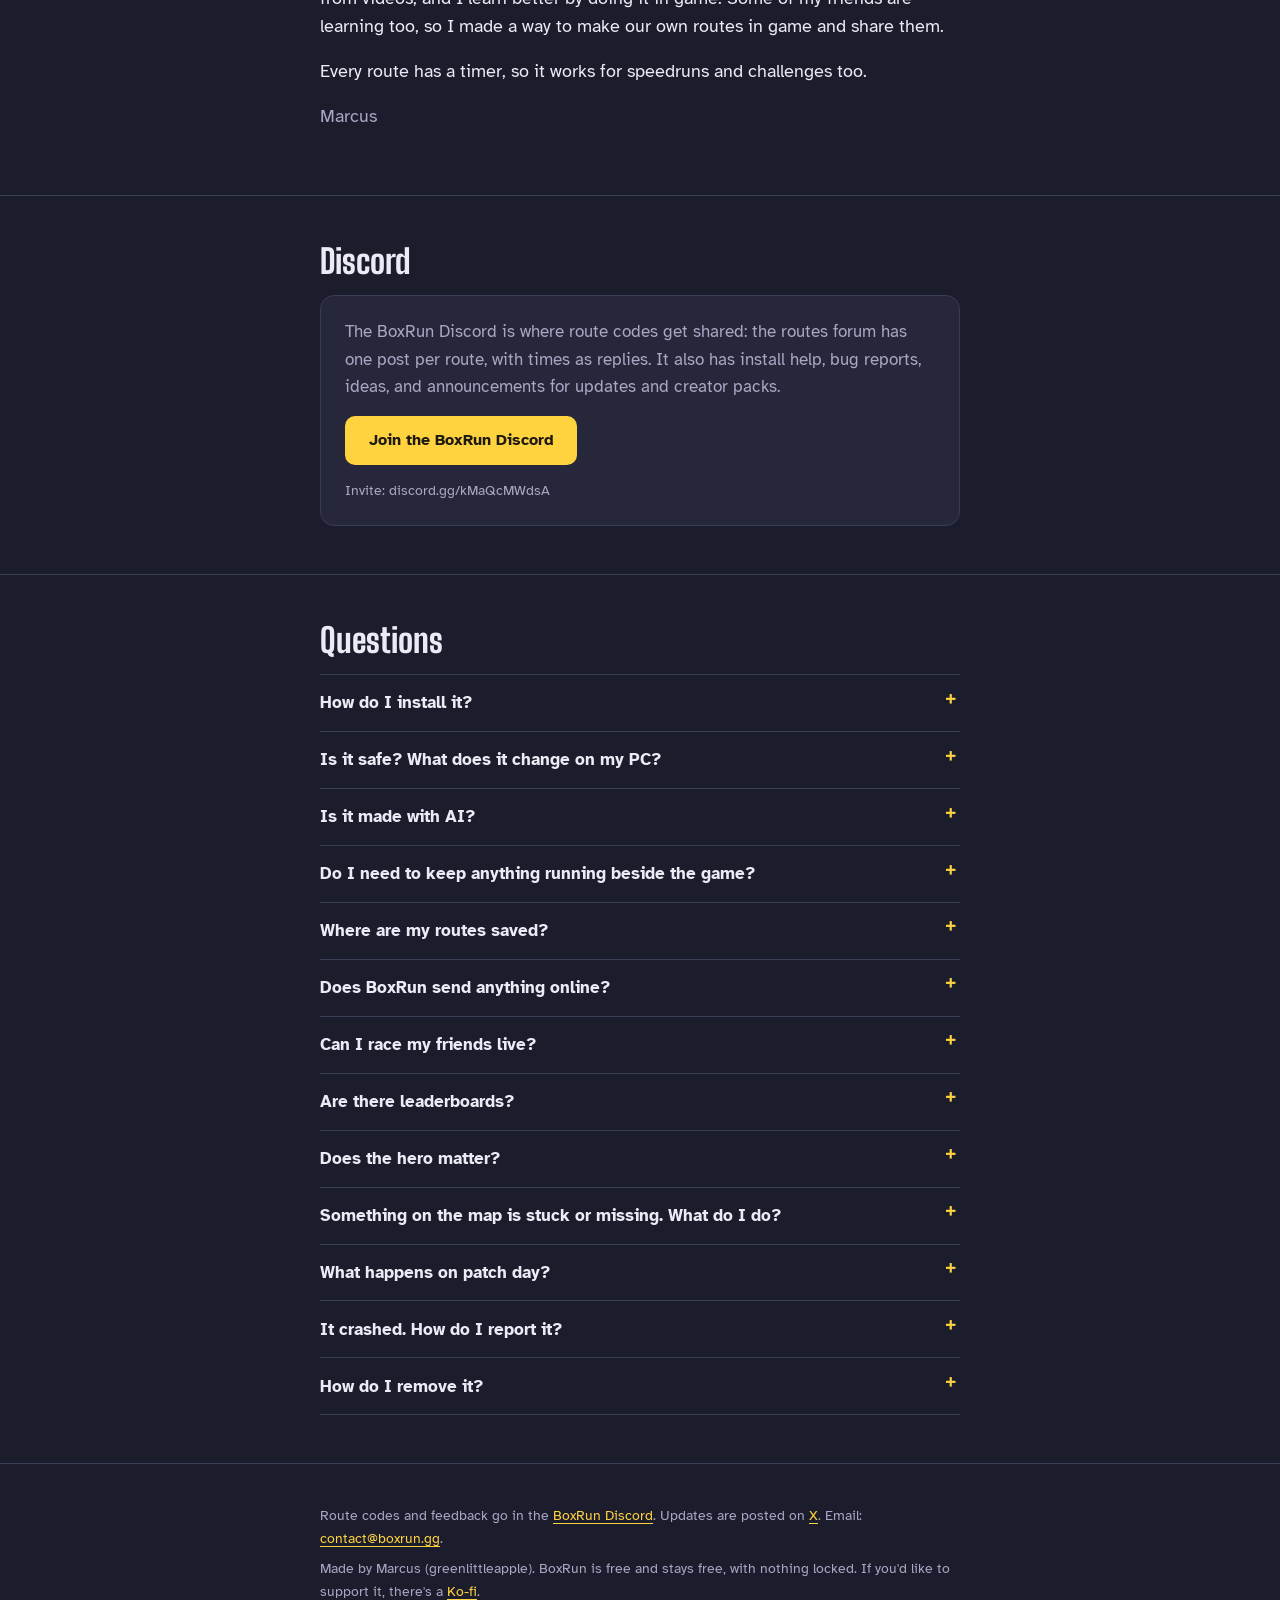
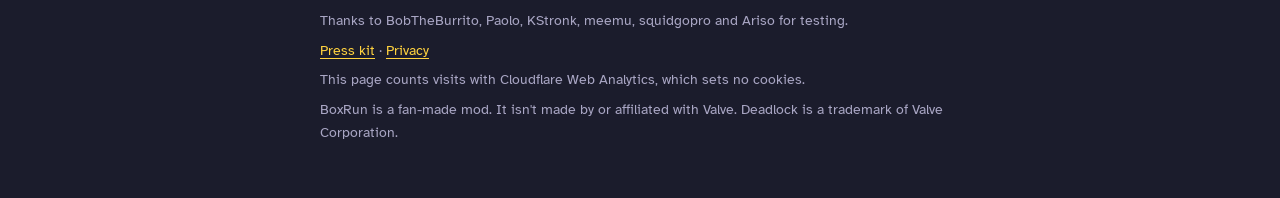
<file: discord/index.html>
<!doctype html>
<html lang="en">
<head>
<meta charset="utf-8">
<title>BoxRun Discord</title>
<meta name="robots" content="noindex">
<link rel="canonical" href="https://boxrun.gg/#discord">
<!-- boxrun.gg/discord opens the landing page at its Discord section (not the invite itself).
     #go-discord tells the page to scroll there smoothly and pulse the join button. -->
<script>location.replace("/#go-discord");</script>
<meta http-equiv="refresh" content="0; url=/#discord">
<style>body { margin: 2rem; background: #1b1c2c; color: #ecebf5; font: 1rem/1.6 "Segoe UI", sans-serif; } a { color: #ffd23f; }</style>
</head>
<body>
<p><a href="/#discord">BoxRun Discord</a></p>
</body>
</html>
</file>
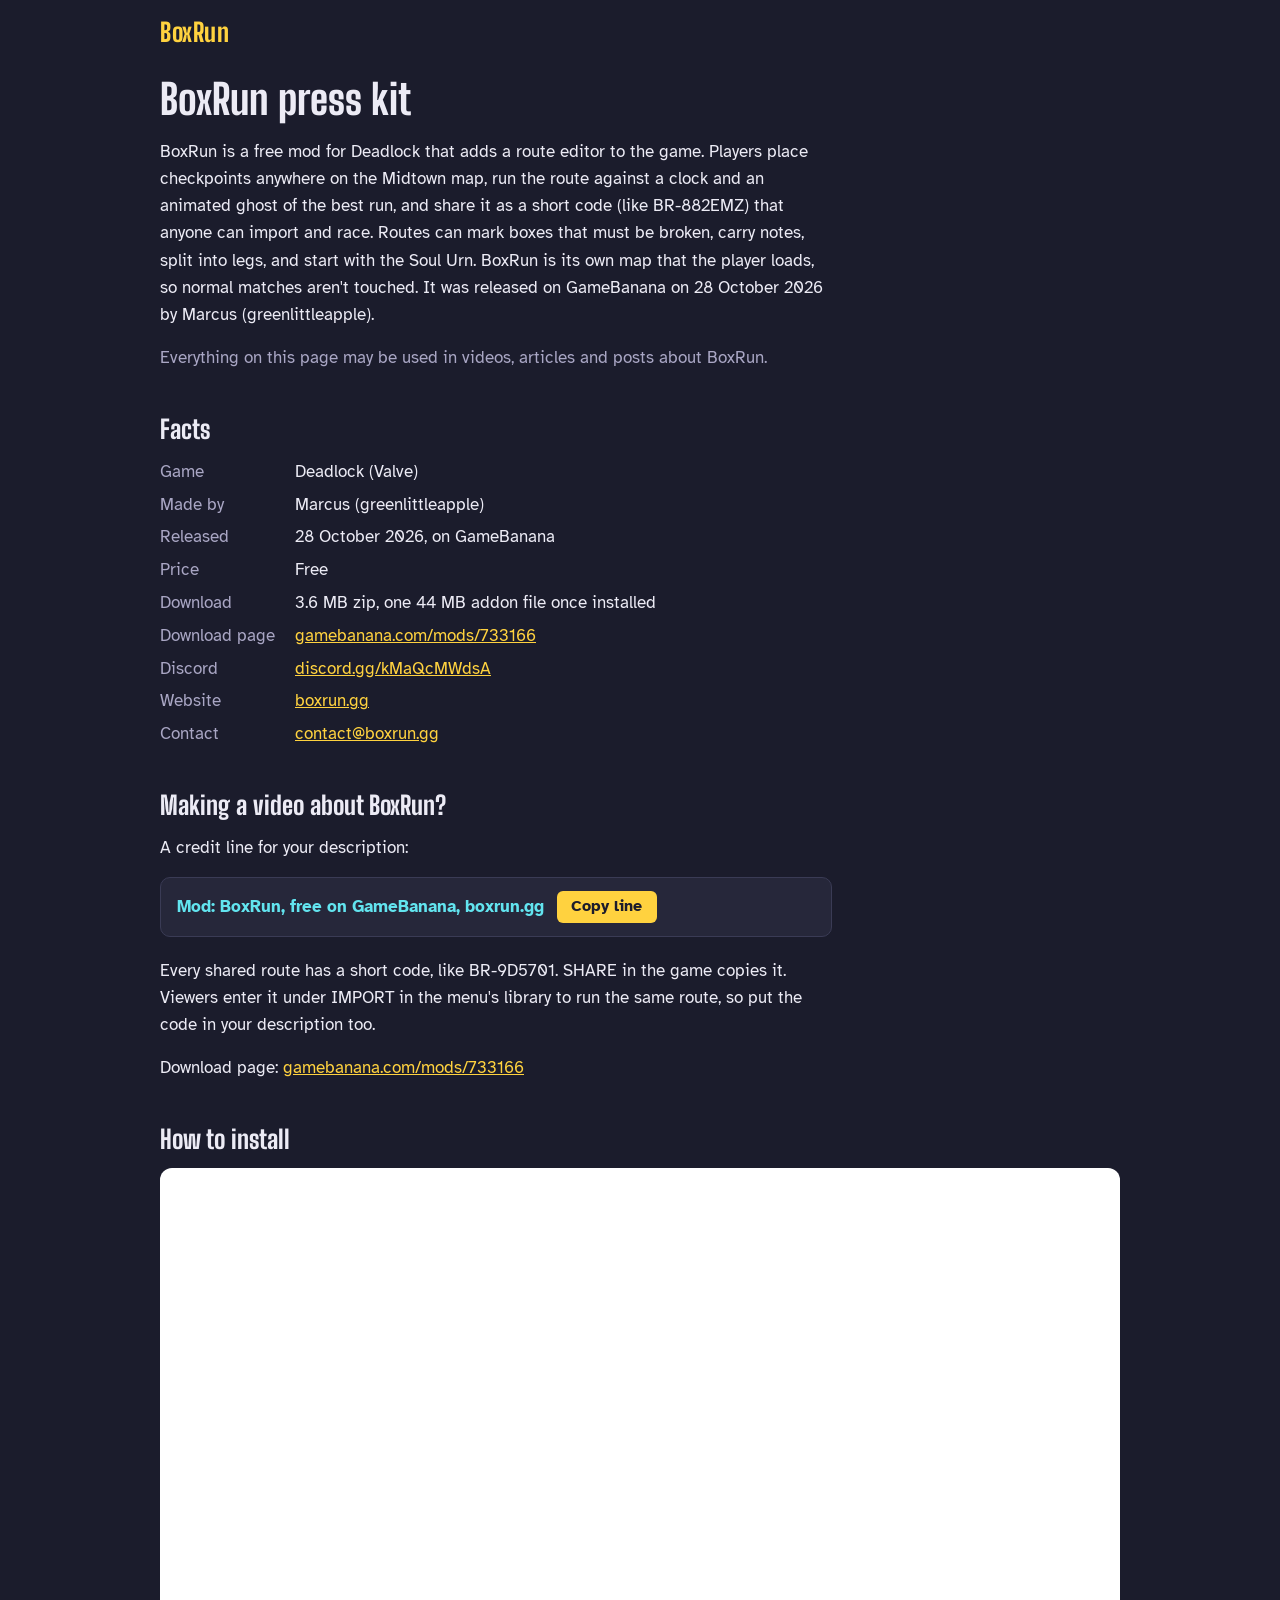
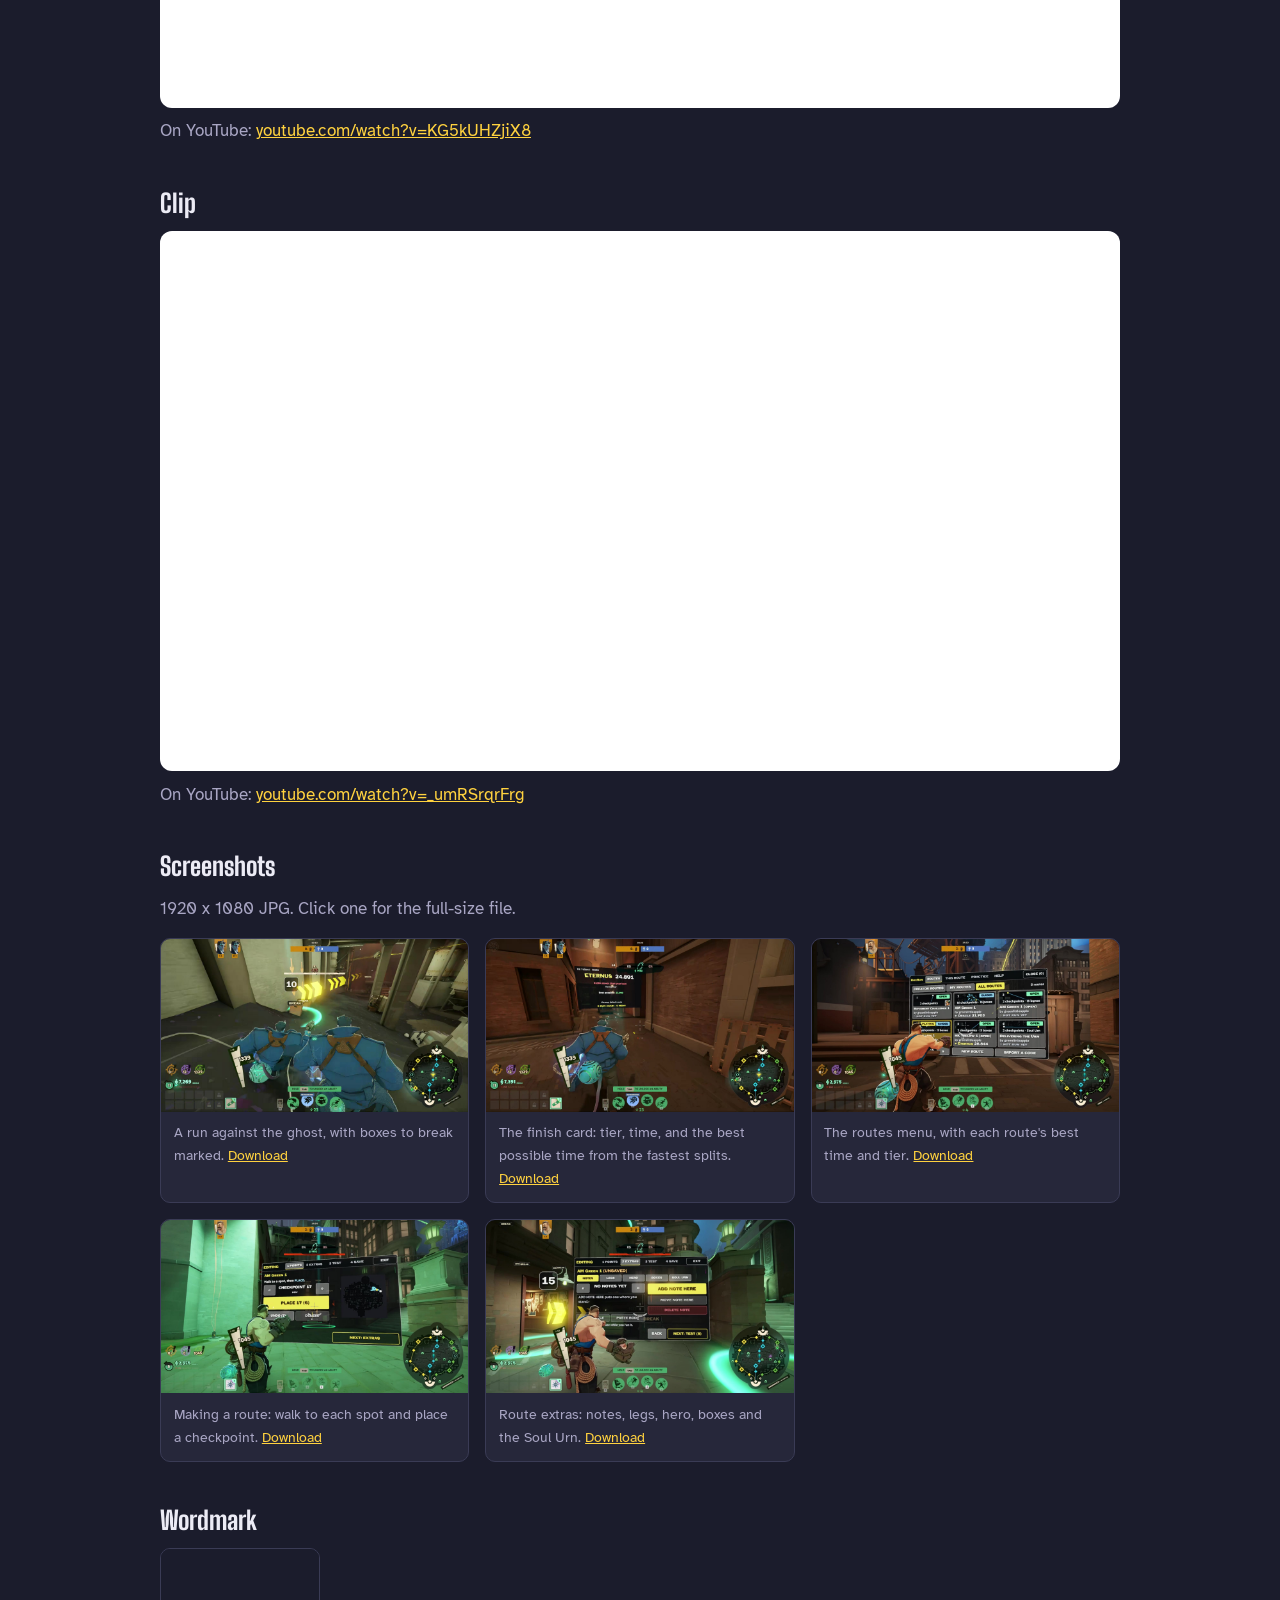
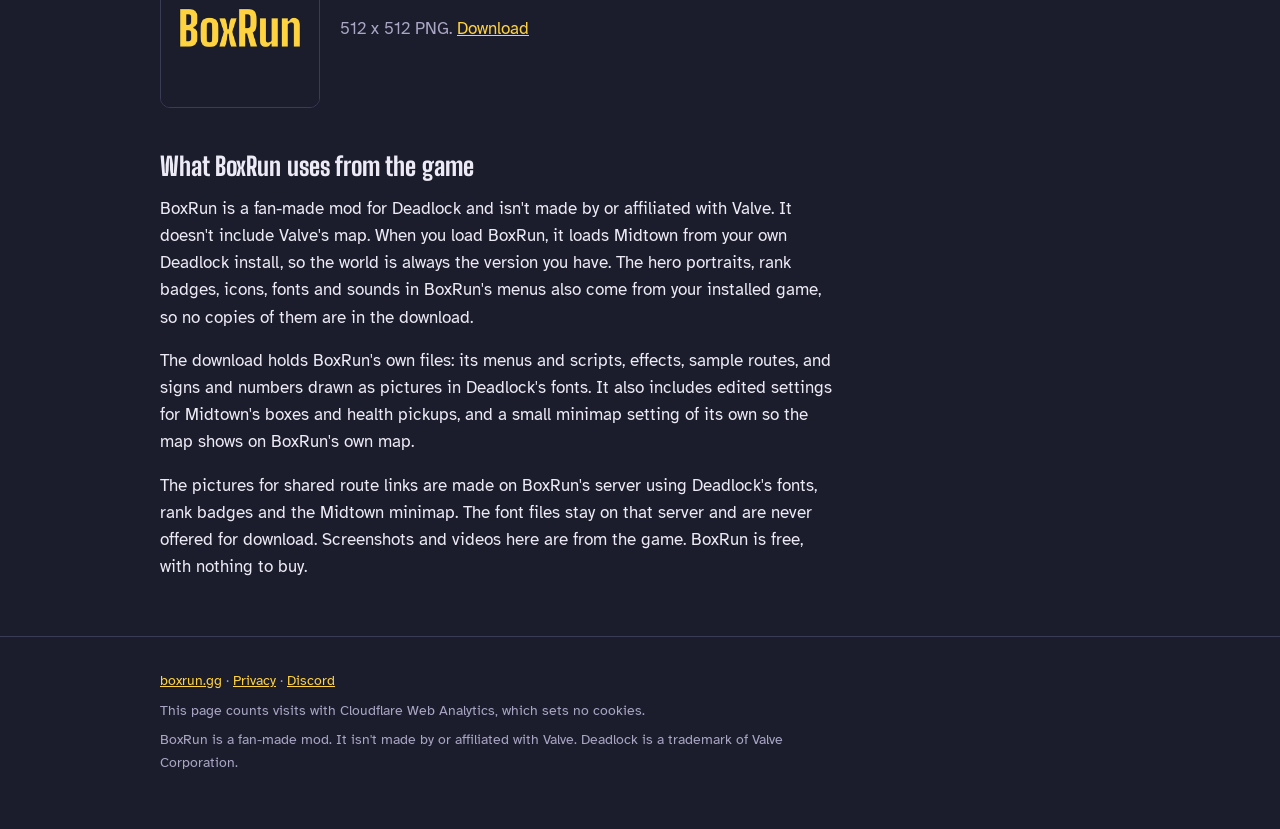
<file: press/index.html>
<!doctype html>
<html lang="en">
<head>
<meta charset="utf-8">
<meta name="viewport" content="width=device-width, initial-scale=1">
<title>BoxRun press kit</title>
<meta name="description" content="BoxRun press kit: a description, a credit line for videos, the clip, screenshots, the wordmark and links.">
<meta name="theme-color" content="#1b1c2c">
<link rel="icon" href="../favicon.svg" type="image/svg+xml">
<link rel="preconnect" href="https://fonts.googleapis.com">
<link rel="preconnect" href="https://fonts.gstatic.com" crossorigin>
<link href="https://fonts.googleapis.com/css2?family=Atkinson+Hyperlegible:wght@400;700&family=Big+Shoulders+Display:wght@800&display=swap" rel="stylesheet">
<style>
  :root {
    color-scheme: dark;
    --night: #1b1c2c;
    --panel: #26273a;
    --line: #3a3b55;
    --ink: #ecebf5;
    --muted: #a9a6c4;
    --gold: #ffd23f;
    --cyan: #62e4ef;
    --display: "Big Shoulders Display", "Arial Narrow", sans-serif;
    --body: "Atkinson Hyperlegible", "Segoe UI", sans-serif;
  }
  * { box-sizing: border-box; }
  body { margin: 0; background: var(--night); color: var(--ink); font: 400 1.0625rem/1.6 var(--body); }
  a { color: var(--gold); }
  a:focus-visible { outline: 3px solid var(--cyan); outline-offset: 2px; }
  .wrap { width: min(100% - 2rem, 60rem); margin: 0 auto; }
  header { padding: 1.25rem 0 0; }
  .mark { font: 800 1.6rem/1 var(--display); color: var(--gold); text-decoration: none; letter-spacing: .02em; }
  h1 { font: 800 2.6rem/1.05 var(--display); margin: 1.75rem 0 1rem; }
  h2 { font: 800 1.6rem/1.1 var(--display); margin: 2.75rem 0 .9rem; }
  p { max-width: 42rem; margin: 0 0 1rem; }
  .muted { color: var(--muted); }
  dl { display: grid; grid-template-columns: max-content 1fr; gap: .35rem 1.25rem; margin: 0; }
  dt { color: var(--muted); }
  dd { margin: 0; }
  .clip { aspect-ratio: 16 / 9; background: var(--panel); border-radius: 12px; overflow: hidden; }
  .clip iframe { width: 100%; height: 100%; border: 0; display: block; }
  .shots { display: grid; grid-template-columns: repeat(auto-fill, minmax(17rem, 1fr)); gap: 1rem; }
  figure { margin: 0; background: var(--panel); border: 1px solid var(--line); border-radius: 10px; overflow: hidden; }
  figure img { display: block; width: 100%; height: auto; aspect-ratio: 16 / 9; object-fit: cover; }
  figcaption { padding: .6rem .8rem .75rem; font-size: .9rem; color: var(--muted); }
  figcaption a { white-space: nowrap; }
  .credit { display: flex; flex-wrap: wrap; align-items: center; gap: .6rem .8rem; max-width: 42rem; margin: 0 0 1.25rem; padding: .8rem 1rem; background: var(--panel); border: 1px solid var(--line); border-radius: 10px; }
  .credit code { font: 700 1.05rem/1.4 var(--body); color: var(--cyan); }
  button { font: 700 1rem/1.2 var(--body); background: var(--gold); color: var(--night); border: 0; border-radius: 6px; padding: .4rem .9rem; cursor: pointer; }
  button:focus-visible { outline: 3px solid var(--cyan); outline-offset: 2px; }
  .clip .soon { display: grid; place-items: center; height: 100%; max-width: none; margin: 0; padding: 1rem; text-align: center; color: var(--muted); }
  .logo { display: flex; gap: 1.25rem; align-items: center; flex-wrap: wrap; }
  .logo img { width: 160px; height: 160px; background: var(--panel); border: 1px solid var(--line); border-radius: 10px; }
  footer { margin-top: 3.5rem; padding: 2rem 0 3rem; border-top: 1px solid var(--line); font-size: .9rem; color: var(--muted); }
  footer p { margin: 0 0 .4rem; }
</style>
</head>
<body>
<header>
  <div class="wrap"><a class="mark" href="/">BoxRun</a></div>
</header>

<main class="wrap">
  <h1>BoxRun press kit</h1>
  <p>BoxRun is a free mod for Deadlock that adds a route editor to the game. Players place checkpoints anywhere on the Midtown map, run the route against a clock and an animated ghost of the best run, and share it as a short code (like BR-882EMZ) that anyone can import and race. Routes can mark boxes that must be broken, carry notes, split into legs, and start with the Soul Urn. BoxRun is its own map that the player loads, so normal matches aren't touched. It was released on GameBanana on 28 October 2026 by Marcus (greenlittleapple).</p>
  <p class="muted">Everything on this page may be used in videos, articles and posts about BoxRun.</p>

  <h2>Facts</h2>
  <dl>
    <dt>Game</dt><dd>Deadlock (Valve)</dd>
    <dt>Made by</dt><dd>Marcus (greenlittleapple)</dd>
    <dt>Released</dt><dd>28 October 2026, on GameBanana</dd>
    <dt>Price</dt><dd>Free</dd>
    <dt>Download</dt><dd>3.6 MB zip, one 44 MB addon file once installed</dd>
    <dt>Download page</dt><dd><a href="https://gamebanana.com/mods/733166" rel="noopener">gamebanana.com/mods/733166</a></dd>
    <dt>Discord</dt><dd><a href="https://discord.gg/kMaQcMWdsA" rel="noopener">discord.gg/kMaQcMWdsA</a></dd>
    <dt>Website</dt><dd><a href="/">boxrun.gg</a></dd>
    <dt>Contact</dt><dd><a href="mailto:contact@boxrun.gg">contact@boxrun.gg</a></dd>
  </dl>

  <h2 id="creators">Making a video about BoxRun?</h2>
  <p>A credit line for your description:</p>
  <p class="credit"><code id="credit">Mod: BoxRun, free on GameBanana, boxrun.gg</code><button id="copy" type="button">Copy line</button></p>
  <p>Every shared route has a short code, like BR-9D5701. SHARE in the game copies it. Viewers enter it under IMPORT in the menu's library to run the same route, so put the code in your description too.</p>
  <p>Download page: <a href="https://gamebanana.com/mods/733166" rel="noopener">gamebanana.com/mods/733166</a></p>

  <h2>How to install</h2>
  <!-- INSTALL VIDEO: replace INSTALL_VIDEO_ID below with the install video's 11-character YouTube id.
       Until then the box says the video is on the way and no embed or link is shown. -->
  <div class="clip" id="install" data-youtube-id="KG5kUHZjiX8">
    <p class="soon">The install video is on the way. Until then, the steps are on the GameBanana page.</p>
  </div>
  <p class="muted" id="install-link" style="margin-top:.6rem" hidden>On YouTube: <a rel="noopener"></a></p>

  <h2>Clip</h2>
  <div class="clip">
    <iframe src="https://www.youtube-nocookie.com/embed/_umRSrqrFrg" title="BoxRun clip" allow="encrypted-media; picture-in-picture" allowfullscreen loading="lazy"></iframe>
  </div>
  <p class="muted" style="margin-top:.6rem">On YouTube: <a href="https://www.youtube.com/watch?v=_umRSrqrFrg" rel="noopener">youtube.com/watch?v=_umRSrqrFrg</a></p>

  <h2>Screenshots</h2>
  <p class="muted">1920 x 1080 JPG. Click one for the full-size file.</p>
  <div class="shots">
    <figure>
      <a href="run.jpg"><img src="run.jpg" alt="A BoxRun run: the player heads for checkpoint 10 beside the ghost of the best run, past boxes marked BREAK" width="1920" height="1080" loading="lazy"></a>
      <figcaption>A run against the ghost, with boxes to break marked. <a href="run.jpg" download>Download</a></figcaption>
    </figure>
    <figure>
      <a href="finish-card.jpg"><img src="finish-card.jpg" alt="The finish card for HK Yellow 1: Eternus tier, 24.891 seconds, best possible 22.999" width="1920" height="1080" loading="lazy"></a>
      <figcaption>The finish card: tier, time, and the best possible time from the fastest splits. <a href="finish-card.jpg" download>Download</a></figcaption>
    </figure>
    <figure>
      <a href="route-list.jpg"><img src="route-list.jpg" alt="The BoxRun routes menu with guided and open routes, a Soul Urn route and a movement challenge" width="1920" height="1080" loading="lazy"></a>
      <figcaption>The routes menu, with each route's best time and tier. <a href="route-list.jpg" download>Download</a></figcaption>
    </figure>
    <figure>
      <a href="editing-points.jpg"><img src="editing-points.jpg" alt="The route editor: walk to a spot, then PLACE checkpoint 17, with a minimap of the points so far" width="1920" height="1080" loading="lazy"></a>
      <figcaption>Making a route: walk to each spot and place a checkpoint. <a href="editing-points.jpg" download>Download</a></figcaption>
    </figure>
    <figure>
      <a href="editing-notes.jpg"><img src="editing-notes.jpg" alt="The route editor's extras: notes, legs, hero, boxes and the Soul Urn" width="1920" height="1080" loading="lazy"></a>
      <figcaption>Route extras: notes, legs, hero, boxes and the Soul Urn. <a href="editing-notes.jpg" download>Download</a></figcaption>
    </figure>
  </div>

  <h2>Wordmark</h2>
  <div class="logo">
    <img src="boxrun-wordmark-512.png" alt="The BoxRun wordmark" width="512" height="512">
    <p class="muted" style="margin:0">512 x 512 PNG. <a href="boxrun-wordmark-512.png" download>Download</a></p>
  </div>

  <!-- From docs/reviews/valve-assets-2026-11-02.md, "Statement for the press page". The minimap material is BoxRun's own
       since 2.2 (the audit's change 2: mod/boxrun/materials/minimap/boxrun_midtown.vmat, compiled at build time), so
       "a small minimap file" became "a small minimap setting of its own". Publish this with 2.2: 2.1.1's zip still
       holds the byte copy. -->
  <h2 id="game-files">What BoxRun uses from the game</h2>
  <p>BoxRun is a fan-made mod for Deadlock and isn't made by or affiliated with Valve. It doesn't include Valve's map. When you load BoxRun, it loads Midtown from your own Deadlock install, so the world is always the version you have. The hero portraits, rank badges, icons, fonts and sounds in BoxRun's menus also come from your installed game, so no copies of them are in the download.</p>
  <p>The download holds BoxRun's own files: its menus and scripts, effects, sample routes, and signs and numbers drawn as pictures in Deadlock's fonts. It also includes edited settings for Midtown's boxes and health pickups, and a small minimap setting of its own so the map shows on BoxRun's own map.</p>
  <p>The pictures for shared route links are made on BoxRun's server using Deadlock's fonts, rank badges and the Midtown minimap. The font files stay on that server and are never offered for download. Screenshots and videos here are from the game. BoxRun is free, with nothing to buy.</p>
</main>

<footer>
  <div class="wrap">
    <p><a href="/">boxrun.gg</a> &middot; <a href="/privacy/">Privacy</a> &middot; <a href="https://discord.gg/kMaQcMWdsA" rel="noopener">Discord</a></p>
    <p>This page counts visits with Cloudflare Web Analytics, which sets no cookies.</p>
    <p>BoxRun is a fan-made mod. It isn't made by or affiliated with Valve. Deadlock is a trademark of Valve Corporation.</p>
  </div>
</footer>
<script>
// the credit line's Copy button, as on the r.boxrun.gg link pages: "Copied" for 2 s; without clipboard access
// (an insecure context or a refusal) the line is selected, so Ctrl+C copies it
(function () {
  var b = document.getElementById('copy'), c = document.getElementById('credit');
  function say(t) { b.textContent = t; clearTimeout(b.t); b.t = setTimeout(function () { b.textContent = 'Copy line'; }, 2000); }
  function pick() { var r = document.createRange(), s = window.getSelection(); r.selectNodeContents(c); s.removeAllRanges(); s.addRange(r); say('Press Ctrl+C'); }
  b.onclick = function () {
    if (navigator.clipboard && window.isSecureContext) navigator.clipboard.writeText(c.textContent).then(function () { say('Copied'); }, pick);
    else pick();
  };
})();
// the install video: embedded only once data-youtube-id holds a real id
(function () {
  var box = document.getElementById('install'), id = box.getAttribute('data-youtube-id');
  if (!/^[A-Za-z0-9_-]{11}$/.test(id)) return;
  var f = document.createElement('iframe');
  f.src = 'https://www.youtube-nocookie.com/embed/' + id;
  f.title = 'How to install BoxRun';
  f.allow = 'encrypted-media; picture-in-picture';
  f.allowFullscreen = true;
  f.loading = 'lazy';
  box.replaceChildren(f);
  var p = document.getElementById('install-link'), a = p.querySelector('a');
  a.href = 'https://www.youtube.com/watch?v=' + id;
  a.textContent = 'youtube.com/watch?v=' + id;
  p.hidden = false;
})();
</script>
<script defer src="https://static.cloudflareinsights.com/beacon.min.js" data-cf-beacon='{"token": "3dd07682e35d4e828f72fc3503201532"}'></script>
</body>
</html>
</file>
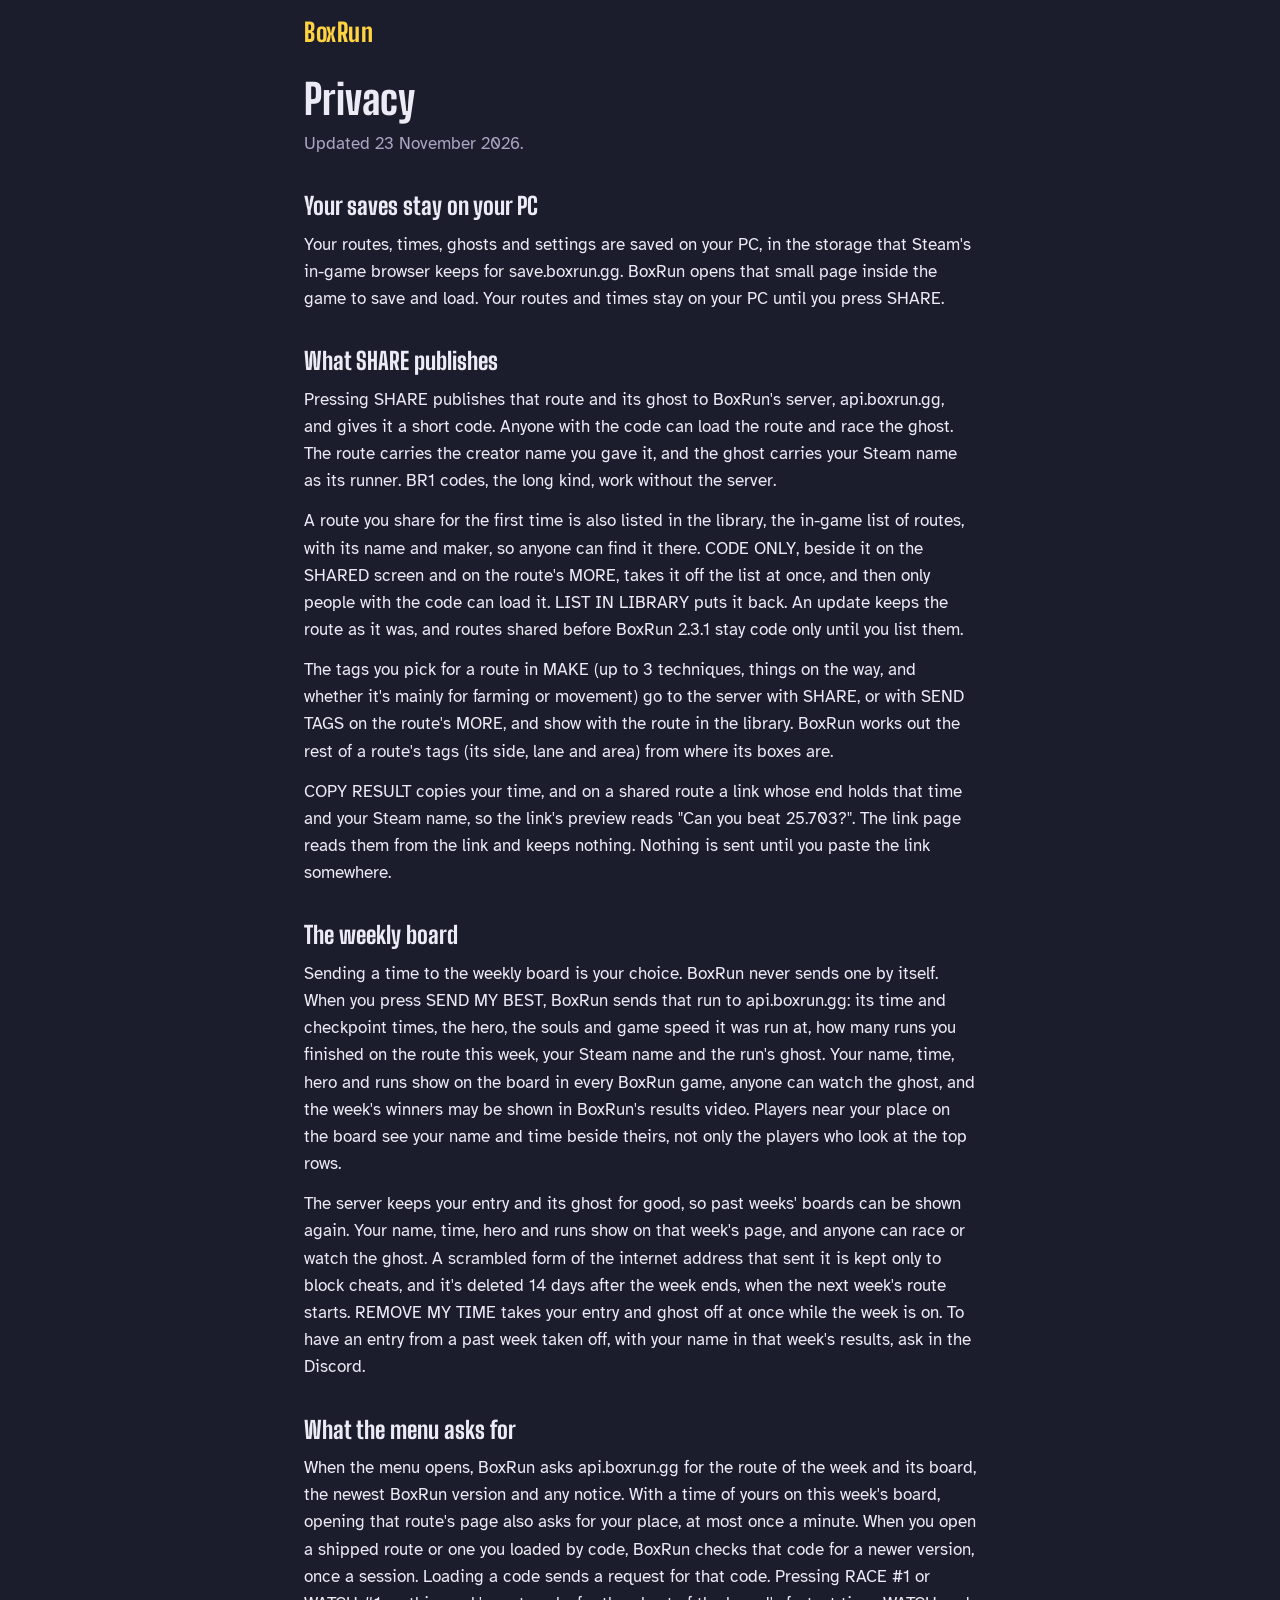
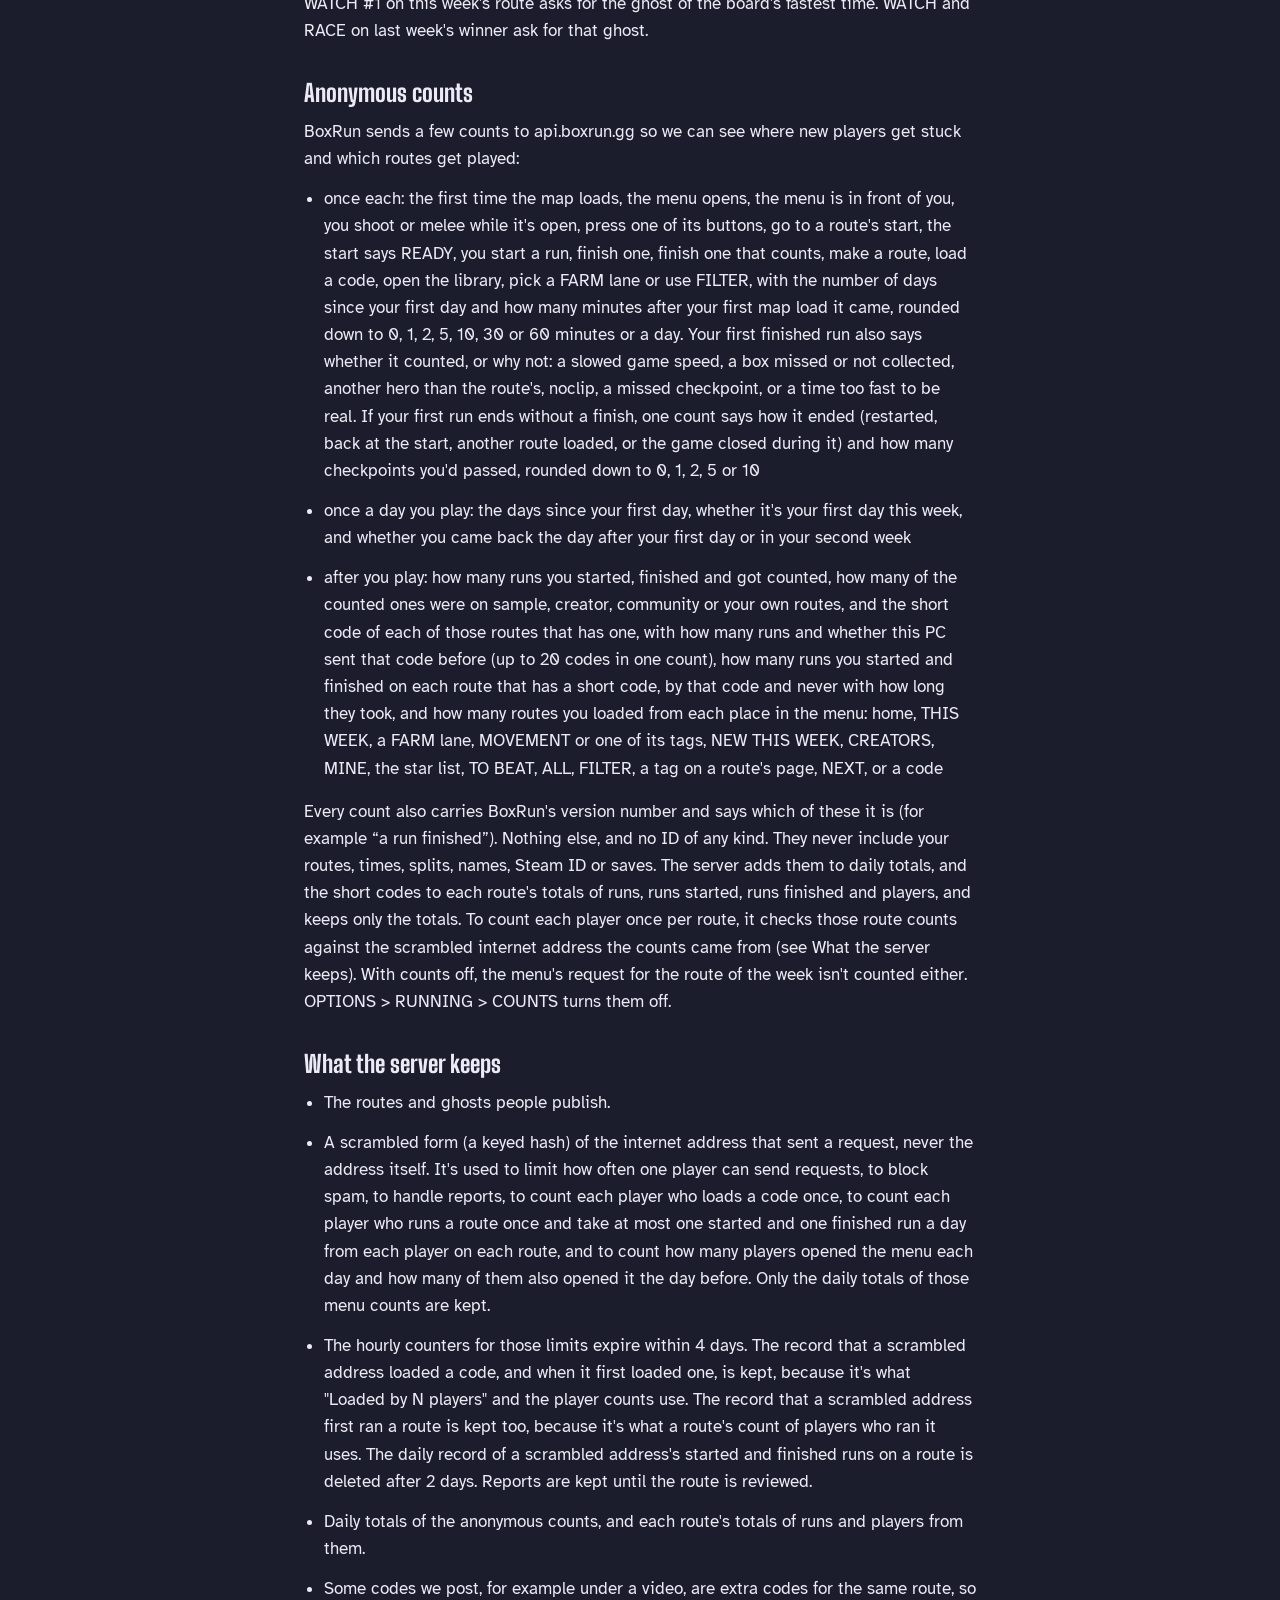
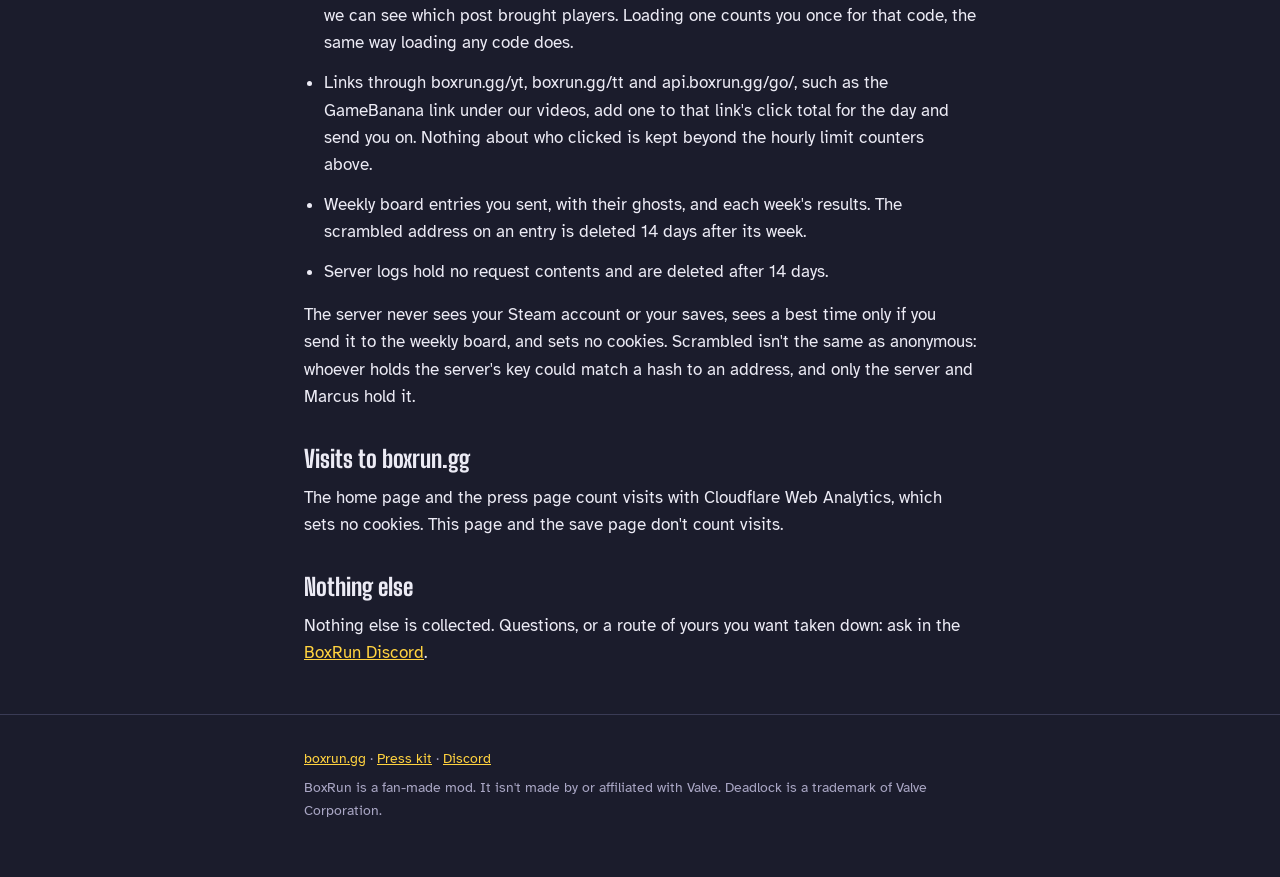
<file: privacy/index.html>
<!doctype html>
<html lang="en">
<head>
<meta charset="utf-8">
<meta name="viewport" content="width=device-width, initial-scale=1">
<title>BoxRun privacy</title>
<meta name="description" content="What BoxRun keeps on your PC, what SHARE publishes, and what the server and boxrun.gg record.">
<meta name="theme-color" content="#1b1c2c">
<link rel="icon" href="../favicon.svg" type="image/svg+xml">
<link rel="preconnect" href="https://fonts.googleapis.com">
<link rel="preconnect" href="https://fonts.gstatic.com" crossorigin>
<link href="https://fonts.googleapis.com/css2?family=Atkinson+Hyperlegible:wght@400;700&family=Big+Shoulders+Display:wght@800&display=swap" rel="stylesheet">
<style>
  :root {
    color-scheme: dark;
    --night: #1b1c2c;
    --line: #3a3b55;
    --ink: #ecebf5;
    --muted: #a9a6c4;
    --gold: #ffd23f;
    --cyan: #62e4ef;
    --display: "Big Shoulders Display", "Arial Narrow", sans-serif;
    --body: "Atkinson Hyperlegible", "Segoe UI", sans-serif;
  }
  * { box-sizing: border-box; }
  body { margin: 0; background: var(--night); color: var(--ink); font: 400 1.0625rem/1.6 var(--body); }
  a { color: var(--gold); }
  a:focus-visible { outline: 3px solid var(--cyan); outline-offset: 2px; }
  .wrap { width: min(100% - 2rem, 42rem); margin: 0 auto; }
  header { padding: 1.25rem 0 0; }
  .mark { font: 800 1.6rem/1 var(--display); color: var(--gold); text-decoration: none; letter-spacing: .02em; }
  h1 { font: 800 2.6rem/1.05 var(--display); margin: 1.75rem 0 .5rem; }
  h2 { font: 800 1.5rem/1.1 var(--display); margin: 2.25rem 0 .7rem; }
  p, li { margin: 0 0 .8rem; }
  ul { padding-left: 1.25rem; margin: 0 0 1rem; }
  .muted { color: var(--muted); }
  footer { margin-top: 3rem; padding: 2rem 0 3rem; border-top: 1px solid var(--line); font-size: .9rem; color: var(--muted); }
  footer p { margin: 0 0 .4rem; }
</style>
</head>
<body>
<header>
  <div class="wrap"><a class="mark" href="/">BoxRun</a></div>
</header>

<main class="wrap">
  <h1>Privacy</h1>
  <p class="muted">Updated 23 November 2026.</p>

  <h2>Your saves stay on your PC</h2>
  <p>Your routes, times, ghosts and settings are saved on your PC, in the storage that Steam's in-game browser keeps for save.boxrun.gg. BoxRun opens that small page inside the game to save and load. Your routes and times stay on your PC until you press SHARE.</p>

  <h2>What SHARE publishes</h2>
  <p>Pressing SHARE publishes that route and its ghost to BoxRun's server, api.boxrun.gg, and gives it a short code. Anyone with the code can load the route and race the ghost. The route carries the creator name you gave it, and the ghost carries your Steam name as its runner. BR1 codes, the long kind, work without the server.</p>
  <p>A route you share for the first time is also listed in the library, the in-game list of routes, with its name and maker, so anyone can find it there. CODE ONLY, beside it on the SHARED screen and on the route's MORE, takes it off the list at once, and then only people with the code can load it. LIST IN LIBRARY puts it back. An update keeps the route as it was, and routes shared before BoxRun 2.3.1 stay code only until you list them.</p>
  <p>The tags you pick for a route in MAKE (up to 3 techniques, things on the way, and whether it's mainly for farming or movement) go to the server with SHARE, or with SEND TAGS on the route's MORE, and show with the route in the library. BoxRun works out the rest of a route's tags (its side, lane and area) from where its boxes are.</p>
  <p>COPY RESULT copies your time, and on a shared route a link whose end holds that time and your Steam name, so the link's preview reads "Can you beat 25.703?". The link page reads them from the link and keeps nothing. Nothing is sent until you paste the link somewhere.</p>

  <h2>The weekly board</h2>
  <p>Sending a time to the weekly board is your choice. BoxRun never sends one by itself. When you press SEND MY BEST, BoxRun sends that run to api.boxrun.gg: its time and checkpoint times, the hero, the souls and game speed it was run at, how many runs you finished on the route this week, your Steam name and the run's ghost. Your name, time, hero and runs show on the board in every BoxRun game, anyone can watch the ghost, and the week's winners may be shown in BoxRun's results video. Players near your place on the board see your name and time beside theirs, not only the players who look at the top rows.</p>
  <p>The server keeps your entry and its ghost for good, so past weeks' boards can be shown again. Your name, time, hero and runs show on that week's page, and anyone can race or watch the ghost. A scrambled form of the internet address that sent it is kept only to block cheats, and it's deleted 14 days after the week ends, when the next week's route starts. REMOVE MY TIME takes your entry and ghost off at once while the week is on. To have an entry from a past week taken off, with your name in that week's results, ask in the Discord.</p>

  <h2>What the menu asks for</h2>
  <p>When the menu opens, BoxRun asks api.boxrun.gg for the route of the week and its board, the newest BoxRun version and any notice. With a time of yours on this week's board, opening that route's page also asks for your place, at most once a minute. When you open a shipped route or one you loaded by code, BoxRun checks that code for a newer version, once a session. Loading a code sends a request for that code. Pressing RACE #1 or WATCH #1 on this week's route asks for the ghost of the board's fastest time. WATCH and RACE on last week's winner ask for that ghost.</p>

  <h2>Anonymous counts</h2>
  <p>BoxRun sends a few counts to api.boxrun.gg so we can see where new players get stuck and which routes get played:</p>
  <ul>
    <li>once each: the first time the map loads, the menu opens, the menu is in front of you, you shoot or melee while it's open, press one of its buttons, go to a route's start, the start says READY, you start a run, finish one, finish one that counts, make a route, load a code, open the library, pick a FARM lane or use FILTER, with the number of days since your first day and how many minutes after your first map load it came, rounded down to 0, 1, 2, 5, 10, 30 or 60 minutes or a day. Your first finished run also says whether it counted, or why not: a slowed game speed, a box missed or not collected, another hero than the route's, noclip, a missed checkpoint, or a time too fast to be real. If your first run ends without a finish, one count says how it ended (restarted, back at the start, another route loaded, or the game closed during it) and how many checkpoints you'd passed, rounded down to 0, 1, 2, 5 or 10</li>
    <li>once a day you play: the days since your first day, whether it's your first day this week, and whether you came back the day after your first day or in your second week</li>
    <li>after you play: how many runs you started, finished and got counted, how many of the counted ones were on sample, creator, community or your own routes, and the short code of each of those routes that has one, with how many runs and whether this PC sent that code before (up to 20 codes in one count), how many runs you started and finished on each route that has a short code, by that code and never with how long they took, and how many routes you loaded from each place in the menu: home, THIS WEEK, a FARM lane, MOVEMENT or one of its tags, NEW THIS WEEK, CREATORS, MINE, the star list, TO BEAT, ALL, FILTER, a tag on a route's page, NEXT, or a code</li>
  </ul>
  <p>Every count also carries BoxRun's version number and says which of these it is (for example &ldquo;a run finished&rdquo;). Nothing else, and no ID of any kind. They never include your routes, times, splits, names, Steam ID or saves. The server adds them to daily totals, and the short codes to each route's totals of runs, runs started, runs finished and players, and keeps only the totals. To count each player once per route, it checks those route counts against the scrambled internet address the counts came from (see What the server keeps). With counts off, the menu's request for the route of the week isn't counted either. OPTIONS &gt; RUNNING &gt; COUNTS turns them off.</p>

  <h2>What the server keeps</h2>
  <ul>
    <li>The routes and ghosts people publish.</li>
    <li>A scrambled form (a keyed hash) of the internet address that sent a request, never the address itself. It's used to limit how often one player can send requests, to block spam, to handle reports, to count each player who loads a code once, to count each player who runs a route once and take at most one started and one finished run a day from each player on each route, and to count how many players opened the menu each day and how many of them also opened it the day before. Only the daily totals of those menu counts are kept.</li>
    <li>The hourly counters for those limits expire within 4 days. The record that a scrambled address loaded a code, and when it first loaded one, is kept, because it's what "Loaded by N players" and the player counts use. The record that a scrambled address first ran a route is kept too, because it's what a route's count of players who ran it uses. The daily record of a scrambled address's started and finished runs on a route is deleted after 2 days. Reports are kept until the route is reviewed.</li>
    <li>Daily totals of the anonymous counts, and each route's totals of runs and players from them.</li>
    <li>Some codes we post, for example under a video, are extra codes for the same route, so we can see which post brought players. Loading one counts you once for that code, the same way loading any code does.</li>
    <li>Links through boxrun.gg/yt, boxrun.gg/tt and api.boxrun.gg/go/, such as the GameBanana link under our videos, add one to that link's click total for the day and send you on. Nothing about who clicked is kept beyond the hourly limit counters above.</li>
    <li>Weekly board entries you sent, with their ghosts, and each week's results. The scrambled address on an entry is deleted 14 days after its week.</li>
    <li>Server logs hold no request contents and are deleted after 14 days.</li>
  </ul>
  <p>The server never sees your Steam account or your saves, sees a best time only if you send it to the weekly board, and sets no cookies. Scrambled isn't the same as anonymous: whoever holds the server's key could match a hash to an address, and only the server and Marcus hold it.</p>

  <h2>Visits to boxrun.gg</h2>
  <p>The home page and the press page count visits with Cloudflare Web Analytics, which sets no cookies. This page and the save page don't count visits.</p>

  <h2>Nothing else</h2>
  <p>Nothing else is collected. Questions, or a route of yours you want taken down: ask in the <a href="https://discord.gg/kMaQcMWdsA" rel="noopener">BoxRun Discord</a>.</p>
</main>

<footer>
  <div class="wrap">
    <p><a href="/">boxrun.gg</a> &middot; <a href="/press/">Press kit</a> &middot; <a href="https://discord.gg/kMaQcMWdsA" rel="noopener">Discord</a></p>
    <p>BoxRun is a fan-made mod. It isn't made by or affiliated with Valve. Deadlock is a trademark of Valve Corporation.</p>
  </div>
</footer>
</body>
</html>
</file>
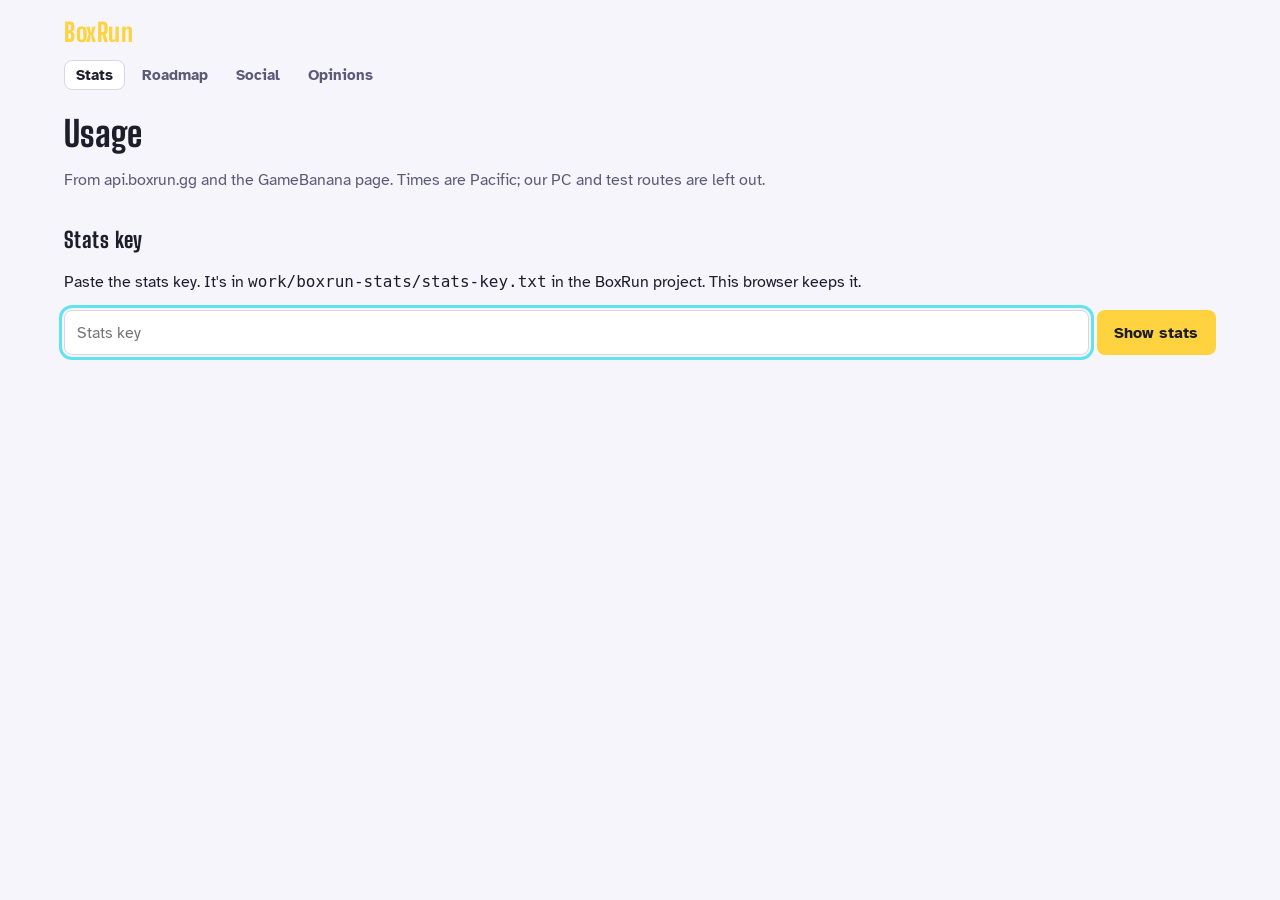
<file: stats/index.html>
<!doctype html>
<html lang="en">
<head>
<meta charset="utf-8">
<meta name="viewport" content="width=device-width, initial-scale=1">
<meta name="robots" content="noindex, nofollow">
<title>BoxRun usage</title>
<meta name="theme-color" content="#1b1c2c">
<link rel="icon" href="../favicon.svg" type="image/svg+xml">
<link rel="preconnect" href="https://fonts.googleapis.com">
<link rel="preconnect" href="https://fonts.gstatic.com" crossorigin>
<link href="https://fonts.googleapis.com/css2?family=Atkinson+Hyperlegible:wght@400;700&family=Big+Shoulders+Display:wght@800&display=swap" rel="stylesheet">
<style>
  :root {
    color-scheme: dark;
    --night: #1b1c2c;
    --panel: #26273a;
    --line: #3a3b55;
    --grid: #33344c;
    --ink: #ecebf5;
    --muted: #a9a6c4;
    --gold: #ffd23f;
    --link: #ffd23f;
    --cyan: #62e4ef;
    --beat: #ff7d7d;
    --live: #78e08f;
    /* chart marks: one series is BoxRun gold; two series use a validated pair (gold, blue) */
    --bar: #ffd23f;
    --bar-on: #ffe383;
    --bar2: #a8790a;
    --wash: rgba(255, 210, 63, 0.1);
    --s1: #b8860b;
    --s2: #2a9cd6;
    --spark: #77749a;
    --display: "Big Shoulders Display", "Arial Narrow", sans-serif;
    --body: "Atkinson Hyperlegible", "Segoe UI", sans-serif;
  }
  @media (prefers-color-scheme: light) {
    :root {
      color-scheme: light;
      --night: #f6f5fb;
      --panel: #ffffff;
      --line: #d8d6e6;
      --grid: #e6e4f0;
      --ink: #1e1d2b;
      --muted: #5d5a78;
      --link: #8a6400;
      --live: #2f9e4f;
      --bar: #a87900;
      --bar-on: #c99a1e;
      --bar2: #5e4300;
      --wash: rgba(168, 121, 0, 0.1);
      --s1: #a87900;
      --s2: #0b7fbf;
      --spark: #9d9ab8;
    }
  }
  * { box-sizing: border-box; }
  body { margin: 0; background: var(--night); color: var(--ink); font: 400 1rem/1.5 var(--body); }
  a { color: var(--link); }
  .wrap { width: min(100% - 2rem, 72rem); margin: 0 auto; padding: 1.25rem 0 3rem; }
  header { display: flex; align-items: center; justify-content: space-between; gap: 1rem; flex-wrap: wrap; }
  .mark { font: 800 1.6rem/1 var(--display); color: var(--gold); text-decoration: none; letter-spacing: 0.02em; }
  nav.pages { display: flex; flex-wrap: wrap; gap: 0.25rem; margin-top: 0.9rem; }
  nav.pages a { color: var(--muted); text-decoration: none; font: 700 0.95rem var(--body); padding: 0.3rem 0.7rem; border-radius: 8px; border: 1px solid transparent; }
  nav.pages a:hover { color: var(--ink); }
  nav.pages a[aria-current="page"] { color: var(--ink); background: var(--panel); border-color: var(--line); }
  .live { display: inline-flex; align-items: center; gap: 0.45rem; color: var(--muted); font-size: 0.875rem; }
  .dot { width: 8px; height: 8px; border-radius: 50%; background: var(--live); }
  .dot.stale { background: var(--muted); }
  @media (prefers-reduced-motion: no-preference) {
    .dot:not(.stale) { animation: pulse 2s ease-in-out infinite; }
    @keyframes pulse { 50% { opacity: 0.35; } }
  }
  h1 { font: 800 2.2rem/1.1 var(--display); margin: 1.5rem 0 0.25rem; letter-spacing: 0.01em; }
  h2 { font: 800 1.35rem/1.2 var(--display); margin: 2.25rem 0 0.75rem; letter-spacing: 0.02em; }
  .muted { color: var(--muted); }
  .small { font-size: 0.875rem; }
  .tiles { display: grid; grid-template-columns: repeat(auto-fit, minmax(min(100%, 9.5rem), 1fr)); gap: 0.75rem; margin-top: 1.25rem; }
  .tile { background: var(--panel); border: 1px solid var(--line); border-radius: 10px; padding: 0.9rem 1rem; }
  .tile .n { font: 800 2.4rem/1 var(--display); color: var(--ink); }
  .tile .k { margin-top: 0.35rem; }
  .tile .s { color: var(--muted); font-size: 0.85rem; }
  .tile svg { display: block; width: 100%; height: 28px; margin-top: 0.5rem; overflow: visible; }
  .tile .n:has(.beside) { display: flex; flex-wrap: wrap; align-items: baseline; column-gap: 0.4rem; row-gap: 0.2rem; }
  .tile .n .beside { font: 700 0.95rem/1.2 var(--body); color: var(--muted); white-space: nowrap; }
  .tile .n.pend { font-size: 1.7rem; color: var(--muted); }
  table.cohorts { min-width: 90rem; }
  table.cohorts thead tr + tr th:first-child { position: static; }
  table.cohorts th.group { text-align: left; border-bottom: 1px solid var(--muted); }
  table.cohorts td.first, table.cohorts th.group + th.group { border-left: 1px solid var(--muted); }
  #week .scroll { max-width: 40rem; }
  table.board { min-width: 0; }
  table.board td, table.board th { text-align: left; padding: 0.5rem 0.6rem; }
  table.board td:nth-child(2) { white-space: normal; overflow-wrap: anywhere; width: 100%; }
  table.board td.num, table.board th.num { text-align: right; }
  #week h3 { margin: 1rem 0 0.4rem; }
  table.cohorts td:first-child, table.cohorts th:first-child { position: sticky; left: 0; z-index: 1; }
  table.cohorts td:first-child { background: var(--night); }
  table.cohorts td .share { display: block; color: var(--muted); font-size: 0.8rem; }
  table.cohorts td.pending { color: var(--muted); font-style: italic; }
  table.cohorts td.pending .share { font-style: normal; }
  table.cohorts tr.empty td:not(:first-child) { color: var(--muted); }
  .controls { display: flex; flex-wrap: wrap; gap: 0.75rem 1.25rem; align-items: center; margin: 2rem 0 0.5rem; }
  .seg { display: inline-flex; border: 1px solid var(--line); border-radius: 8px; overflow: hidden; }
  .seg button { background: none; border: 0; color: var(--ink); font: 700 0.9rem var(--body); padding: 0.45rem 0.8rem; cursor: pointer; }
  .seg button + button { border-left: 1px solid var(--line); }
  .seg button[aria-pressed="true"] { background: var(--gold); color: #1b1c2c; }
  .grid { display: grid; grid-template-columns: repeat(2, minmax(0, 1fr)); gap: 0.75rem; }
  @media (max-width: 720px) { .grid { grid-template-columns: minmax(0, 1fr); } }
  .grid.has-expanded .card:not(.expanded) { display: none; }
  .card { background: var(--panel); border: 1px solid var(--line); border-radius: 10px; padding: 0.8rem 0.9rem 0.6rem; min-width: 0; position: relative; }
  .card.expanded { grid-column: 1 / -1; }
  .card .head { display: flex; justify-content: space-between; align-items: baseline; gap: 0.75rem; }
  .card h3 { font: 700 1rem/1.25 var(--body); margin: 0; }
  .card .val { font: 800 1.5rem/1 var(--display); white-space: nowrap; }
  .card .foot { color: var(--muted); font-size: 0.8rem; margin: 0.35rem 0 0; }
  .key.box { height: 8px; width: 8px; border-radius: 2px; }
  .card .sub { color: var(--muted); font-size: 0.8rem; margin: 0.15rem 0 0.35rem; display: flex; justify-content: space-between; gap: 0.5rem; flex-wrap: wrap; }
  .legend { display: inline-flex; gap: 0.9rem; }
  .key { display: inline-block; width: 14px; height: 2px; vertical-align: middle; margin-right: 0.3rem; }
  .plot { position: relative; outline: none; touch-action: pan-y; cursor: zoom-in; }
  .card.expanded .plot { cursor: default; }
  .plot:focus-visible { outline: 3px solid var(--cyan); outline-offset: 2px; border-radius: 4px; }
  .plot svg { display: block; width: 100%; overflow: visible; }
  .plot text { fill: var(--muted); font: 11px var(--body); font-variant-numeric: tabular-nums; }
  .plot text.fig { fill: var(--ink); font: 800 34px var(--display); }
  .gl { stroke: var(--grid); stroke-width: 1; }
  .base { stroke: var(--line); stroke-width: 1; }
  .bar { fill: var(--bar); }
  .bar.on { fill: var(--bar-on); }
  .bar2 { fill: var(--bar2); pointer-events: none; }
  .ln { fill: none; stroke: var(--bar); stroke-width: 2; stroke-linejoin: round; stroke-linecap: round; }
  .ln.s1 { stroke: var(--s1); } .ln.s2 { stroke: var(--s2); }
  .area { fill: var(--wash); }
  .pt { fill: var(--bar); stroke: var(--panel); stroke-width: 2; }
  .pt.s1 { fill: var(--s1); } .pt.s2 { fill: var(--s2); }
  .xh { stroke: var(--muted); stroke-width: 1; }
  .spk { fill: none; stroke: var(--spark); stroke-width: 1.5; stroke-linejoin: round; }
  .spk-dot { stroke: var(--bar); stroke-width: 6; stroke-linecap: round; }
  .tip { position: absolute; top: 0; pointer-events: none; background: var(--night); border: 1px solid var(--line); border-radius: 6px;
         padding: 0.3rem 0.5rem; font-size: 0.8rem; white-space: nowrap; z-index: 2; box-shadow: 0 2px 8px rgba(0,0,0,.25); }
  .tip b { font-size: 0.95rem; font-variant-numeric: tabular-nums; }
  .tip .t { color: var(--muted); }
  .close { position: absolute; top: 0.6rem; right: 0.7rem; background: none; border: 1px solid var(--line); color: var(--ink); border-radius: 6px; padding: 0.15rem 0.55rem; cursor: pointer; font: 700 0.85rem var(--body); }
  .card:not(.expanded) .close { display: none; }
  .card.expanded .head { padding-right: 4.5rem; }
  .scroll { overflow-x: auto; border: 1px solid var(--line); border-radius: 10px; }
  table { border-collapse: collapse; width: 100%; min-width: 40rem; font-variant-numeric: tabular-nums; }
  th, td { padding: 0.5rem 0.75rem; text-align: right; border-bottom: 1px solid var(--line); white-space: nowrap; }
  th:first-child, td:first-child { text-align: left; }
  th { font-weight: 700; color: var(--muted); font-size: 0.85rem; background: var(--panel); vertical-align: bottom; white-space: normal; }
  tr:last-child td { border-bottom: 0; }
  td.today { color: var(--cyan); }
  form { display: flex; gap: 0.5rem; flex-wrap: wrap; margin-top: 1rem; }
  input { flex: 1 1 18rem; background: var(--panel); color: var(--ink); border: 1px solid var(--line); border-radius: 8px;
          padding: 0.6rem 0.75rem; font: inherit; }
  button.go { background: var(--gold); color: #1b1c2c; border: 0; border-radius: 8px; padding: 0.6rem 1.1rem;
           font: 700 1rem var(--body); cursor: pointer; }
  button.plain { background: none; border: 0; color: var(--link); padding: 0; text-decoration: underline; font: inherit; cursor: pointer; }
  input:focus-visible, button:focus-visible, a:focus-visible { outline: 3px solid var(--cyan); outline-offset: 2px; }
  .error { color: var(--beat); }
  .rcontrols { margin-top: 0.5rem; }
  .rcontrols input { flex: 1 1 16rem; max-width: 24rem; }
  table.routes { min-width: 64rem; }
  table.routes td, table.routes th { vertical-align: top; text-align: left; }
  table.routes td.num, table.routes th.num { text-align: right; }
  table.routes th:nth-child(4) { min-width: 9.5rem; }
  tr.desc .dtext { position: sticky; left: 0.75rem; max-width: min(40rem, calc(100vw - 4.5rem)); white-space: normal; }
  table.routes th button { background: none; border: 0; color: inherit; font: inherit; padding: 0; cursor: pointer; text-align: inherit; }
  table.routes th[aria-sort="ascending"] button::after { content: " \2191"; }
  table.routes th[aria-sort="descending"] button::after { content: " \2193"; }
  table.routes td.name { white-space: normal; min-width: 12rem; max-width: 18rem; }
  .rname { background: none; border: 0; padding: 0; color: var(--ink); font: 700 1rem var(--body); text-align: left; cursor: pointer; }
  .rname::before { content: "\25B8  "; color: var(--muted); }
  .rname[aria-expanded="true"]::before { content: "\25BE  "; }
  .flag { display: inline-block; margin-left: 0.4rem; padding: 0 0.4rem; border-radius: 4px; font-size: 0.75rem; font-weight: 700; border: 1px solid var(--line); color: var(--muted); }
  .flag.held { border-color: var(--beat); color: var(--beat); }
  .alias { margin-top: 0.3rem; white-space: normal; }
  tr.held td { background: rgba(255, 125, 125, 0.08); }
  tr.held td:first-child { box-shadow: inset 3px 0 0 var(--beat); }
  .copy { background: none; border: 1px solid var(--line); color: var(--ink); border-radius: 6px; padding: 0.1rem 0.45rem; font: 700 0.75rem var(--body); cursor: pointer; margin-right: 0.4rem; }
  tr.desc td { text-align: left; white-space: normal; color: var(--muted); background: var(--night); }
  .num { font-variant-numeric: tabular-nums; }
  /* ---- 11-10 redesign: headline, funnel picture, play cards, trends, folds ---- */
  h2 .aside { font: 400 0.9rem var(--body); color: var(--muted); letter-spacing: 0; margin-left: 0.4rem; }
  .hl4 { display: grid; grid-template-columns: repeat(4, minmax(0, 1fr)); gap: 0.75rem; margin-top: 1.25rem; }
  @media (max-width: 860px) { .hl4 { grid-template-columns: repeat(2, minmax(0, 1fr)); gap: 0.5rem; } }
  .hl { background: var(--panel); border: 1px solid var(--line); border-radius: 10px; padding: 0.9rem 1rem 0.7rem; min-width: 0; position: relative; }
  .hl .n { font: 800 3rem/1 var(--display); color: var(--ink); font-variant-numeric: tabular-nums; }
  .hl .n.pend { font-size: 1.8rem; color: var(--muted); }
  .hl .k { font-weight: 700; margin-top: 0.3rem; }
  .hl .s { color: var(--muted); font-size: 0.825rem; line-height: 1.35; margin-top: 0.15rem; }
  @media (max-width: 480px) { .hl { padding: 0.7rem 0.75rem 0.55rem; } .hl .n { font-size: 2.3rem; } .hl .s { font-size: 0.78rem; } }
  .sk { position: relative; margin-top: 0.5rem; touch-action: pan-y; }
  .sk svg { display: block; width: 100%; height: 30px; overflow: visible; }
  .sk .sl { fill: none; stroke: var(--spark); stroke-width: 2; stroke-linejoin: round; stroke-linecap: round; }
  .sk .sd { fill: var(--bar); }
  .sk .sh { stroke: var(--muted); stroke-width: 1; }
  .sk .skl { display: flex; justify-content: space-between; color: var(--muted); font-size: 0.7rem; margin-top: 0.1rem; }
  .tip.small { font-size: 0.75rem; top: auto; bottom: 100%; }

  .fcontrols { margin: 0 0 0.6rem; gap: 0.5rem 0.9rem; }
  select { background: var(--panel); color: var(--ink); border: 1px solid var(--line); border-radius: 8px; padding: 0.4rem 0.6rem; font: inherit; }
  .fpanel { background: var(--panel); border: 1px solid var(--line); border-radius: 10px; padding: 0.9rem 1rem; position: relative; }
  .fpic { display: grid; gap: 0; }
  .frow { display: grid; grid-template-columns: 11rem minmax(0, 1fr) 7.5rem 4.2rem; gap: 0 0.8rem; align-items: center; min-height: 2rem; }
  .frow .fc { color: var(--muted); font-size: 0.8rem; text-align: right; white-space: nowrap; font-variant-numeric: tabular-nums; }
  .fdash { position: absolute; top: 0; bottom: 0; right: 0; border: 1.5px dashed var(--muted); border-left: 0; border-radius: 0 4px 4px 0; overflow: hidden; }
  .fdash span { position: absolute; left: 0.5rem; top: 50%; transform: translateY(-50%); color: var(--muted); font-size: 0.75rem; white-space: nowrap; }
  .frule { grid-column: 1 / -1; border-top: 1px solid var(--line); margin: 0.55rem 0 0.4rem; }
  .frow .fl { font-weight: 700; font-size: 0.925rem; }
  .frow .fv { text-align: right; font-variant-numeric: tabular-nums; white-space: nowrap; }
  .frow .fv b { font-size: 1rem; }
  .frow .fv .sh { color: var(--muted); font-size: 0.85rem; margin-left: 0.35rem; }
  .ftrack { position: relative; height: 1.35rem; }
  .ffill { position: absolute; inset: 0 auto 0 0; background: var(--bar); border-radius: 0 4px 4px 0; min-width: 2px; }
  .frow.on .ffill { background: var(--bar-on); }
  .frow.pending .ftrack { border: 1.5px dashed var(--muted); border-radius: 0 4px 4px 0; }
  .frow.pending .ftrack span, .frow.install .ftrack span { position: absolute; left: 0.5rem; top: 50%; transform: translateY(-50%); color: var(--muted); font-size: 0.8rem; white-space: nowrap; }
  .frow.install .fl { font-weight: 400; color: var(--muted); }
  .floss { grid-column: 2 / -1; color: var(--muted); font-size: 0.8rem; padding: 0.1rem 0 0.15rem; }
  .floss.big { color: var(--beat); font-weight: 700; }
  @media (prefers-color-scheme: light) { .floss.big { color: #b42318; } .floss .flag { border-color: #b42318; color: #b42318; } }
  .floss .flag { margin-left: 0.4rem; border-color: var(--beat); color: var(--beat); }
  .fnote { grid-column: 2 / -1; color: var(--muted); font-size: 0.8rem; margin: 0 0 0.2rem; }
  .fgap { height: 0.5rem; }
  @media (max-width: 640px) {
    .frow { grid-template-columns: minmax(0, 1fr) auto auto; gap: 0.1rem 0.5rem; padding-top: 0.25rem; }
    .frow .ftrack { grid-column: 1 / -1; grid-row: 2; }
    .fdash span { font-size: 0.68rem; }
    .floss, .fnote { grid-column: 1 / -1; }
  }
  details.fold { margin-top: 0.75rem; }
  details.fold > summary { color: var(--link); font-weight: 700; display: inline-block; padding: 0.2rem 0; }
  details.fold > summary::before { content: "\25B8  "; color: var(--muted); }
  details.fold[open] > summary::before { content: "\25BE  "; }
  details.fold[open] > summary { margin-bottom: 0.5rem; }
  details > summary { cursor: pointer; list-style: none; }
  details > summary::-webkit-details-marker { display: none; }
  details.sect > summary { display: flex; align-items: baseline; gap: 0.25rem 0.75rem; flex-wrap: wrap; margin: 2.25rem 0 0.75rem; }
  details.sect > summary h2 { margin: 0; }
  details.sect > summary h2::before { content: "\25B8  "; color: var(--muted); font-size: 0.9em; }
  details.sect[open] > summary h2::before { content: "\25BE  "; }
  .th3 { font: 700 1rem var(--body); margin: 1rem 0 0.4rem; }
  table.heat { min-width: 0; width: auto; }
  table.heat td, table.heat th { padding: 0.35rem 0.6rem; font-size: 0.85rem; }
  table.heat th:first-child, table.heat td:first-child { position: sticky; left: 0; z-index: 1; background: var(--panel); }
  table.heat td.h0 { background: transparent; }
  /* one-hue gold steps (OKLCH hue 85), checked with the dataviz validator's ordinal mode on the panel colour in both
     schemes; the text flips where the step is light or dark enough to need it */
  table.heat td.h1 { background: #6f571e; } table.heat td.h2 { background: #8c6c1f; }
  table.heat td.h3 { background: #aa821e; color: #1b1c2c; } table.heat td.h4 { background: #c79a2f; color: #1b1c2c; }
  table.heat td.h5 { background: #eab532; color: #1b1c2c; }
  @media (prefers-color-scheme: light) {
    table.heat td.h1 { background: #dbb155; } table.heat td.h2 { background: #c79a2f; }
    table.heat td.h3 { background: #b08505; color: #1e1d2b; } table.heat td.h4 { background: #987000; color: #ffffff; }
    table.heat td.h5 { background: #805d00; color: #ffffff; }
  }
  table.heat td.pending, table.heat td.none { color: var(--muted); font-style: italic; }
  table.heat td.today { color: var(--cyan); }

  .mini { display: grid; grid-template-columns: repeat(5, minmax(0, 1fr)); gap: 0.6rem; }
  @media (max-width: 960px) { .mini { grid-template-columns: repeat(3, minmax(0, 1fr)); } }
  @media (max-width: 560px) { .mini { grid-template-columns: repeat(2, minmax(0, 1fr)); } }
  .mc { background: var(--panel); border: 1px solid var(--line); border-radius: 10px; padding: 0.65rem 0.8rem; min-width: 0; }
  .mc .n { font: 800 1.7rem/1.05 var(--display); font-variant-numeric: tabular-nums; }
  .mc .n .was { font: 400 0.85rem var(--body); color: var(--muted); margin-left: 0.35rem; white-space: nowrap; }
  .mc .k { font-weight: 700; font-size: 0.875rem; margin-top: 0.2rem; }
  .mc .s { color: var(--muted); font-size: 0.775rem; line-height: 1.3; }

  .trends { display: grid; grid-template-columns: repeat(2, minmax(0, 1fr)); gap: 0.75rem; }
  @media (max-width: 860px) { .trends { grid-template-columns: minmax(0, 1fr); } }
  .spk-dot.hollow { stroke: var(--spark); stroke-width: 7; }
  .spk-dot.hole { stroke: var(--panel); stroke-width: 3.5; }
  .pt.hollow { fill: var(--panel); stroke-width: 2; }
  .pt.hollow.s1 { stroke: var(--s1); } .pt.hollow.s2 { stroke: var(--s2); }
  .ln.part { stroke-dasharray: 2 3; }
  .target { stroke: var(--muted); stroke-width: 1; stroke-dasharray: 5 4; }
  .rel { stroke: var(--grid); stroke-width: 1; stroke-dasharray: 2 3; }
  .plot text.relt { fill: var(--muted); font-size: 10px; }
  .tcontrols { margin: 0 0 0.6rem; }
  .tc { background: var(--panel); border: 1px solid var(--line); border-radius: 10px; padding: 0.75rem 0.9rem 0.55rem; min-width: 0; }
  .tc h3 { font: 700 1rem var(--body); margin: 0; }
  .tc .sub { color: var(--muted); font-size: 0.8rem; display: flex; justify-content: space-between; gap: 0.5rem; flex-wrap: wrap; margin: 0.1rem 0 0.35rem; }
  .tc .plot { cursor: crosshair; }
  .plot text.dl { fill: var(--ink); font: 700 11px var(--body); }
  #week .scroll { max-width: 40rem; }
  .wline { margin: 0.4rem 0 0; }
  ul.how { max-width: 52rem; padding-left: 1.2rem; color: var(--muted); }
  ul.how li { margin: 0.35rem 0; }
  [hidden] { display: none !important; }
</style>
</head>
<body>
<div class="wrap">
  <header>
    <a class="mark" href="../">BoxRun</a>
    <span class="live" id="live" hidden><span class="dot" id="dot"></span><span id="updated"></span></span>
  </header>
  <nav class="pages" aria-label="Stats pages"><a href="/stats/" aria-current="page">Stats</a><a href="/stats/roadmap/">Roadmap</a><a href="/stats/social/">Social</a><a href="/stats/opinions/">Opinions</a></nav>
  <h1>Usage</h1>
  <p class="muted">From api.boxrun.gg and the GameBanana page. Times are Pacific; our PC and test routes are left out.</p>

  <section id="ask" hidden>
    <h2>Stats key</h2>
    <p>Paste the stats key. It's in <code>work/boxrun-stats/stats-key.txt</code> in the BoxRun project. This browser keeps it.</p>
    <form id="keyform">
      <input id="key" type="password" autocomplete="off" placeholder="Stats key" aria-label="Stats key" required>
      <button class="go" type="submit">Show stats</button>
    </form>
    <p class="error" id="keyerror" role="alert"></p>
  </section>

  <section id="stats" hidden>
    <div class="hl4" id="headline"></div>

    <h2 id="funnel">Funnel <span class="aside">new installs, 2.1 and later</span></h2>
    <div id="funnel-missing" class="muted">The funnel appears when the server sends it.</div>
    <div id="funnel-box" hidden>
      <div class="controls fcontrols">
        <div class="seg" role="group" aria-label="Which first days" id="fmode">
          <button type="button" data-v="7d">Last 7 days</button><button type="button" data-v="day">One day</button>
        </div>
        <select id="fday" aria-label="First day" hidden></select>
        <span class="muted small" id="fspan"></span>
      </div>
      <div class="fpanel">
        <div class="fpic" id="fpic"></div>
      </div>
      <details class="fold" id="f23">
        <summary>First minute, 2.3 installs</summary>
        <div class="fpanel"><p class="small"><b>Share of 2.3 map loads reaching each step.</b> <span class="muted" id="f23span"></span></p><div class="fpic" id="fpic23"></div></div>
      </details>
      <details class="fold" id="fcohorts">
        <summary>Cohort tables</summary>
        <h3 class="th3">All versions (2.1 and later)</h3>
        <div class="scroll"><table class="heat" id="heat-all"></table></div>
        <h3 class="th3">2.3 installs</h3>
        <div class="scroll"><table class="heat" id="heat-23"></table></div>
          <p class="muted small">Shares of each row's map loads; hover a cell for the count. Shaded within each column: a stronger gold is a higher share for that step than on the other first days.</p>
      </details>
    </div>

    <h2>Play and return <span class="aside">this week, last week through the same day beside it</span></h2>
    <div class="mini" id="mini"></div>

    <h2>Trends</h2>
    <div class="controls tcontrols">
      <div class="seg" role="group" aria-label="Trend range" id="trange">
        <button type="button" data-v="days">30 days</button><button type="button" data-v="hours">48 hours</button>
      </div>
    </div>
    <div class="trends" id="trends"></div>
    <details class="fold" id="more">
      <summary>More charts</summary>
      <div class="controls">
        <div class="seg" role="group" aria-label="Range" id="range">
          <button type="button" data-v="24h">24 h</button><button type="button" data-v="48h">48 h</button><button type="button" data-v="7d">7 d</button><button type="button" data-v="all">All</button>
        </div>
        <div class="seg" role="group" aria-label="Values" id="mode">
          <button type="button" data-v="period">Per period</button><button type="button" data-v="total">Running total</button>
        </div>
      </div>
      <p class="muted small" id="note"></p>
      <div class="grid" id="grid"></div>
      <p class="muted small">Hover a chart (or tap and hold) to read every chart at that time. Click a chart to open it full width; Esc closes it.</p>
    </details>

    <h2 id="weekboard">This week's board</h2>
    <div id="week" class="muted">Loading the board.</div>

    <details class="sect" id="routesfold">
      <summary><h2>Routes</h2> <span class="muted small" id="rsum"></span></summary>
      <p class="muted small">Every route shared as a short code. A route's players count each player once per route, not counting its maker, so the column doesn't add up to Players since launch. Our PC isn't counted, so a sample can show one fewer than "Raced by N" in game. Held routes are marked red. Alias codes (admin.py alias add) are listed under their route's code with their label and the players who loaded the route through them; those players are in the route's count too.</p>
      <div id="routes-missing" class="muted">The route list appears when the server sends it.</div>
      <div id="routes-box" hidden>
        <div class="controls rcontrols">
          <input id="rsearch" type="search" placeholder="Search name, creator or code" aria-label="Search routes" autocomplete="off">
          <div class="seg" role="group" aria-label="Which routes" id="rfilter">
            <button type="button" data-v="all">All</button><button type="button" data-v="players">Players' routes</button><button type="button" data-v="ours">Samples</button><button type="button" data-v="held">Held</button>
          </div>
        </div>
        <p class="small" id="rcount"></p>
        <div class="scroll">
          <table class="routes">
            <thead><tr id="rhead"></tr></thead>
            <tbody id="rbody"></tbody>
          </table>
        </div>
      </div>
    </details>

    <details class="sect" id="dailyfold">
      <summary><h2>Daily tables</h2> <span class="muted small">short codes, link clicks, GameBanana</span></summary>
      <h3 class="th3">Short codes per day</h3>
      <div class="scroll">
        <table>
          <thead><tr><th>Day</th><th>Codes shared</th><th>Route updates</th><th>Ghosts uploaded</th><th>Code lookups</th>
            <th>Players who loaded a code</th><th>Players who shared</th><th>Reports</th><th>Menu opened (online)</th>
            <th>Back from the day before</th></tr></thead>
          <tbody id="days"></tbody>
        </table>
      </div>
      <p class="muted small">A dash means that day's counts expired before they were saved. Menu opened counts the players
        whose game asked for the route of the week (once a session, at the first menu: online, BoxRun 2.0.6 and later).
        Back from the day before is how many of them also opened it the day before.</p>

      <h3 class="th3">Link clicks per day</h3>
      <div id="go-missing" class="muted">No /go links yet (admin.py go add).</div>
      <div class="scroll" id="go-box" hidden>
        <table>
          <thead><tr id="gohead"></tr></thead>
          <tbody id="gobody"></tbody>
        </table>
      </div>
      <p class="muted small">Clicks on api.boxrun.gg/go/&lt;name&gt; per Pacific day, a plain count: link previewers, our PC and
        more than 30 an hour from one address aren't counted. Nothing about who clicked is kept.</p>

      <h3 class="th3">GameBanana per day</h3>
      <div class="scroll">
        <table>
          <thead><tr><th>Day</th><th>Downloads (total)</th><th>New downloads</th><th>Views (total)</th><th>Likes (total)</th></tr></thead>
          <tbody id="gb"></tbody>
        </table>
      </div>
      <p class="muted small">Totals as of the end of each day, read from GameBanana by the server. Today's row is live.</p>

    </details>

    <details class="sect" id="howcounted">
      <summary><h2>How it's counted</h2></summary>
      <ul class="small how">
        <li>Times are Pacific. Our own PC and test routes are left out.</li>
        <li>Players by address (addresses that loaded a code, menu players, back from the day before) are counted by scrambled internet address, so a household can count once and a player on two networks twice. Menu players: every online game asks for the route of the week once a session, at its first menu (BoxRun 2.0.6 and later).</li>
        <li>Installs (players today, the funnel, weekly actives, runs) come from games with counts on, 2.1 and later. New installs only in the funnel: a 2.0.x player who updated sends no first-time steps or returns, though its days and runs count in the weekly numbers. An install's first day is the Pacific day of its first map load.</li>
        <li>Funnel steps: at least once, any day, filed under the first day. Floor: counts off, offline and pre-2.1 games send nothing. Menu: queued, not seen. A lost answer can count a step twice (under 1%).</li>
        <li>The main bars use first days 2 to 8 days ago, so every next-day window has closed. Week-1 return (back on days 7 to 13) uses first days 14 to 20 days ago. Each row's change is against the 7 first days before. The biggest loss is marked within the first session (first load to counted finish).</li>
        <li>Downloads → first load: first loads since 2.1 over GameBanana downloads since 2.1 (the total less 3,800 from files removed before 2.1). A lower bound on installs: update downloads inflate the downloads, and games with counts off or offline send no first load.</li>
        <li>2.3 installs: the steps between the first load and the first run, sent only by installs first loaded on 2.3 (counted from Nov 10), as shares of the 2.3 map loads. Shot at it needs no Menu seen and READY no GO TO START (a walk-in gate start), so there's no loss line into them.</li>
        <li>This week against last week: this week's complete days (Monday so far on a Monday) against last week's same days. Weekly actives add up each install's first play day of the week, so they're distinct installs.</li>
      </ul>
    </details>

    <p class="small"><button class="plain" id="forget" type="button">Use a different key</button></p>
  </section>
  <p class="error" id="error" role="alert"></p>
</div>
<script src="/stats/funnel.js"></script>
<script src="/stats/overview.js"></script>
<script src="/stats/week.js"></script>
<script>
  // Local preview (127.0.0.1/localhost) reads /v1/stats from a dev proxy; ?synth=1 asks it for test hours and samples.
  const LOCAL = location.hostname === "localhost" || location.hostname === "127.0.0.1";
  const WEEK = LOCAL ? "/v1/week" : "https://api.boxrun.gg/v1/week";
  const API = LOCAL ? "/v1/stats" + (location.search.includes("synth=1") ? "?synth=1" : "") : "https://api.boxrun.gg/v1/stats";
  // LAST: the last answer this browser got, drawn at once on the next visit while the fresh one loads; dropped with the key
  const STORE = "boxrunStatsKey", PREFS = "boxrunStatsView", LAST = "boxrunStatsLast";
  const HOUR = 3600e3, DAY = 86400e3;
  const TZ = "America/Los_Angeles";
  const $ = (id) => document.getElementById(id);
  const fmt = (n) => (n === null || n === undefined ? "–" : Number(n).toLocaleString("en-US"));
  const compact = (n) => (n >= 1e6 ? +(n / 1e6).toFixed(1) + "M" : n >= 1000 ? +(n / 1000).toFixed(1) + "K" : String(n));
  const NS = "http://www.w3.org/2000/svg";
  let timer = null, tick = null, data = null, sessionKey = "";
  let view = { range: "48h", mode: "period" };
  try { Object.assign(view, JSON.parse(localStorage.getItem(PREFS) || "{}")); } catch (e) {}
  if (!["24h", "48h", "7d", "all"].includes(view.range)) view.range = "48h";
  if (!["period", "total"].includes(view.mode)) view.mode = "period";

  function getKey() { try { return localStorage.getItem(STORE) || sessionKey; } catch (e) { return sessionKey; } }
  function setKey(k) {
    sessionKey = k;
    try { if (k) localStorage.setItem(STORE, k); else { localStorage.removeItem(STORE); localStorage.removeItem(LAST); } } catch (e) {}
  }

  // ---- Pacific time ----
  const offFmt = new Intl.DateTimeFormat("en-US", { timeZone: TZ, timeZoneName: "shortOffset" });
  function ptOffsetMin(ms) {
    const s = offFmt.formatToParts(new Date(ms)).find((p) => p.type === "timeZoneName").value;
    const m = s.match(/GMT([+-])(\d+)(?::(\d+))?/);
    return m ? (m[1] === "-" ? -1 : 1) * (parseInt(m[2]) * 60 + parseInt(m[3] || 0)) : 0;
  }
  // The offset at about local midnight (UTC 08:00), not noon: on a clock-change day noon has the new offset.
  const dayStart = (day) => { const g = Date.parse(day + "T00:00:00Z"); return g - ptOffsetMin(g + 8 * HOUR) * 60000; };
  const nextDay = (day) => new Date(Date.parse(day + "T12:00:00Z") + DAY).toISOString().slice(0, 10);
  const addDays = (day, n) => new Date(Date.parse(day + "T12:00:00Z") + n * DAY).toISOString().slice(0, 10);
  const toMs = (t) => (typeof t === "number" ? (t < 1e12 ? t * 1000 : t) : Date.parse(t));
  const fHour = new Intl.DateTimeFormat("en-US", { timeZone: TZ, hour: "numeric" });
  const fDay = new Intl.DateTimeFormat("en-US", { timeZone: TZ, month: "short", day: "numeric" });
  const fWhen = new Intl.DateTimeFormat("en-US", { timeZone: TZ, month: "short", day: "numeric", hour: "numeric", minute: "2-digit" });
  const ptHour = (ms) => parseInt(new Intl.DateTimeFormat("en-US", { timeZone: TZ, hour: "numeric", hourCycle: "h23" }).format(new Date(ms)));

  // ---- the charts ----
  // note: one plain line under the chart per mode; {h} is "hour" or "day".
  // Players and sharers are distinct counts: a running total adds up first-time counts (newKey) and ends on the
  // server's distinct total (totalKey), which is also a tile. Adding up active counts would count a returning player again.
  const CHARTS = [
    { id: "downloads", title: "GameBanana downloads", src: "gb", key: "downloads", unit: "downloads",
      note: { period: "New downloads in each {h}, from the change in GameBanana's download count.",
              total: "GameBanana's download count. It ends on the GameBanana downloads tile." } },
    { id: "players", title: "Players", src: "play", key: "players", newKey: "new_players", totalKey: "players_total", unit: "players",
      names: ["active (loaded a code)", "first time"],
      note: { period: "Gold: players who loaded a code in that {h}. Dark: players loading one for the first time. A player active in several {h}s counts in each.",
              total: "Distinct players since launch, adding up first-time players. It ends on the Players since launch tile." } },
    // Phase 0 (docs/BOXRUN-MEASUREMENT.md): every online game asks for the route of the week once a session, at its
    // first menu. Distinct per bucket, so its running total adds up whole days (player-days), never hours.
    { id: "menu", title: "Menu opened (online)", src: "play", key: "menu_players", newKey: "menu_back", distinct: true, unit: "players",
      totalUnit: "player-days", names: ["opened the menu", "back from the day before"],
      note: { period: "Gold: players whose game opened the menu in that {h} (online, BoxRun 2.0.6 and later). Dark, per day only: those of them who also opened it the day before. A player counts once per {h}.",
              total: "Player-days: each day's menu players added up since the count started. A player who opens the menu on 3 days adds 3, so this is more than the number of different players." } },
    { id: "codes", title: "Codes shared", src: "play", key: "codes", unit: "codes",
      note: { period: "Codes shared in each {h}, a plain count.",
              total: "Codes shared since launch, a plain sum. It ends on the Codes shared since launch tile." } },
    { id: "ghosts", title: "Ghosts uploaded", src: "play", key: "ghosts", unit: "ghosts",
      note: { period: "Ghosts uploaded in each {h}, a plain count.", total: "Ghosts uploaded since launch, a plain sum. No tile." } },
    { id: "versions", title: "Route updates", src: "play", key: "versions", unit: "updates",
      note: { period: "Shared routes updated by their makers in each {h} (a new version under the same code), a plain count.", total: "Route updates since launch, a plain sum. No tile." } },
    { id: "sharers", title: "Players who shared", src: "play", key: "sharers", newKey: "new_sharers", totalKey: "sharers_total", unit: "players",
      names: ["active (shared a code)", "first time"],
      note: { period: "Gold: players who shared a code in that {h}. Dark: players sharing for the first time. A player who shares in several {h}s counts in each.",
              total: "Distinct players who shared since launch, adding up first-time sharers. It ends on the Players who shared since launch tile." } },
    { id: "views", title: "GameBanana views", src: "gb", key: "views", unit: "views",
      note: { period: "New views in each {h}, from the change in GameBanana's view count.", total: "GameBanana's view count. No tile." } },
    { id: "likes", title: "GameBanana likes and subscribers", src: "gbpair",
      keys: [["likes", "Likes", "s1"], ["subscribers", "Subscribers", "s2"]],
      note: { period: "GameBanana's like and subscriber counts. No tile.", total: "GameBanana's like and subscriber counts. No tile." } },
    { id: "reports", title: "Reports", src: "play", key: "reports", unit: "reports",
      note: { period: "Reports on routes in each {h}, a plain count.", total: "Reports since launch, a plain sum. No tile." } },
  ];

  // The time window and the buckets every chart shares for a range.
  function frame(b) {
    const now = (b.generated ? b.generated * 1000 : Date.now());
    const hasHours = Array.isArray(b.hours) && b.hours.length > 0;
    const hasSamples = Array.isArray(b.gamebanana_samples) && b.gamebanana_samples.length > 0;
    const today = b.today || (b.days && b.days.length ? b.days[b.days.length - 1].day : new Date().toISOString().slice(0, 10));
    const r = view.range;
    if ((r === "24h" || r === "48h") && hasHours) {
      const n = r === "24h" ? 24 : 48;
      const end = Math.floor(now / HOUR) * HOUR + HOUR;
      return { gran: "hour", start: end - n * HOUR, end, now, hasHours, hasSamples, gbLine: hasSamples ? "samples" : "days" };
    }
    const first = b.days && b.days.length ? b.days[0].day : today;
    let from = r === "all" ? first : addDays(today, r === "7d" ? -6 : r === "48h" ? -1 : 0);
    if (r === "all" && from > today) from = today;
    return { gran: "day", start: dayStart(from), end: dayStart(nextDay(today)), now, hasHours, hasSamples,
             gbLine: hasSamples && r !== "all" ? "samples" : "days" };
  }

  function playBuckets(b, f) {
    const out = [];
    if (f.gran === "hour") {
      const rows = new Map((b.hours || []).map((h) => [Math.floor(toMs(h.t) / HOUR) * HOUR, h]));
      for (let t = f.start; t < f.end; t += HOUR) out.push({ t0: t, t1: t + HOUR, row: rows.get(t) || null });
    } else {
      const rows = new Map((b.days || []).map((d) => [d.day, d]));
      let day = new Date(f.start + 12 * HOUR).toISOString().slice(0, 10);
      while (dayStart(day) < f.end) { out.push({ t0: dayStart(day), t1: dayStart(nextDay(day)), row: rows.get(day) || null, day }); day = nextDay(day); }
    }
    return out;
  }

  // GameBanana totals as points in time: the 15-minute samples, or end-of-day totals.
  function gbPoints(b, f) {
    if (f.gbLine === "samples") {
      return b.gamebanana_samples.map((s) => ({ ...s, t: toMs(s.t) })).filter((p) => p.t <= f.now).sort((a, c) => a.t - c.t);
    }
    const pts = (b.gamebanana_days || []).map((d) => ({ ...d, t: Math.min(dayStart(nextDay(d.day)), f.now) }));
    const gb = b.gamebanana || {};
    if (!gb.error && gb.downloads !== undefined) pts.push({ ...gb, t: f.now });
    return pts.sort((a, c) => a.t - c.t);
  }
  const valueAt = (pts, t, k) => { let v = null; for (const p of pts) { if (p.t <= t) v = p[k]; else break; } return v; };

  // What one chart shows for the current range and mode.
  function series(c, b, f) {
    const per = view.mode === "period";
    if (c.src === "play") {
      const bk = playBuckets(b, f);
      const pick = (k) => bk.map((x) => (x.row ? (Number.isFinite(x.row[k]) ? x.row[k] : null) : f.gran === "hour" && f.hasHours ? 0 : null));
      const add = (a) => a.reduce((s, v) => s + (v || 0), 0);
      const vals = pick(c.key);
      const unitWord = f.gran === "hour" ? "hour" : "day";
      const hasNew = !!c.newKey && bk.some((x) => x.row && Number.isFinite(x.row[c.newKey]));
      const news = hasNew ? pick(c.newKey) : null;
      if (per) {
        if (c.distinct) return { kind: "bars", buckets: bk.map((x, i) => ({ t0: x.t0, t1: x.t1, v: vals[i], v2: news ? news[i] : undefined })),
          names: hasNew ? c.names : [c.names[0]], legend: hasNew ? [[null, c.names[0], "bar"], [null, c.names[1], "bar2"]] : null,
          sub: "Per " + unitWord, val: "", valNote: "", unit: c.unit };
        if (c.newKey) return { kind: "bars", buckets: bk.map((x, i) => ({ t0: x.t0, t1: x.t1, v: vals[i], v2: news ? news[i] : undefined })),
          names: hasNew ? c.names : [c.names[0]], legend: hasNew ? [[null, c.names[0], "bar"], [null, c.names[1], "bar2"]] : null,
          sub: "Per " + unitWord, val: hasNew ? fmt(add(news)) : "", valNote: hasNew ? "first time in range" : "", unit: c.unit };
        return { kind: "bars", buckets: bk.map((x, i) => ({ t0: x.t0, t1: x.t1, v: vals[i] })),
          sub: "Per " + unitWord, val: fmt(add(vals)), valNote: "in range", unit: c.unit };
      }
      // Running total since launch: it rises through the range and ends on the since-launch total (the tile).
      let total, steps;
      if (c.distinct) {
        // Whole days only, also in the hourly ranges: adding up hours would count a player again each hour.
        const days = (b.days || []).filter((d) => Number.isFinite(d[c.key]));
        if (!days.length) return { kind: "figure", val: "", valNote: "", sub: "Running total", unit: c.totalUnit,
          lines2: ["Running total appears when the server sends daily counts."] };
        let run = 0;
        const pts = [{ t: f.start, v: 0 }];
        if (dayStart(days[0].day) > f.start && dayStart(days[0].day) < f.end) pts.push({ t: dayStart(days[0].day), v: 0 });   // flat until the count started
        for (const d of days) {
          const t1 = Math.min(dayStart(nextDay(d.day)), f.now);
          if (t1 <= f.start) { run += d[c.key]; pts[0].v = run; continue; }
          if (dayStart(d.day) >= f.end) break;
          run += d[c.key];
          pts.push({ t: Math.min(t1, f.end), v: run });
        }
        total = days.reduce((s, d) => s + d[c.key], 0);
        return { kind: "lines", lines: [{ pts, cls: "" }], sub: "Running total since " + fDay.format(new Date(dayStart(days[0].day) + 12 * HOUR)),
          val: fmt(total), valNote: "", unit: c.totalUnit, end: total };
      }
      if (c.newKey) {
        if (!hasNew || !Number.isFinite(b[c.totalKey])) return { kind: "figure", val: "", valNote: "", sub: "Running total", unit: c.unit,
          lines2: ["Running total appears when the server sends first-time counts.", "Adding up active " + c.unit + " would count a returning player again."] };
        total = b[c.totalKey]; steps = news;
      } else {
        total = add((b.days || []).map((d) => d[c.key])); steps = vals;
      }
      const past = bk.filter((x) => x.t0 < f.now);
      let run = total - add(steps.slice(0, past.length));
      const pts = [{ t: f.start, v: run }].concat(past.map((x, i) => { run += steps[i] || 0; return { t: Math.min(x.t1, f.now), v: run }; }));
      return { kind: "lines", lines: [{ pts, cls: "" }], sub: "Running total since launch", val: fmt(total), valNote: "", unit: c.unit, end: total };
    }
    const pts = gbPoints(b, f);
    const inWin = (p) => p.t >= f.start && p.t <= f.end;
    if (c.src === "gbpair") {
      const lines = c.keys.map(([k, name, cls]) => ({ name, cls, k, pts: edge(pts, f, k) }));
      return { kind: "lines", lines, sub: "Totals", legend: c.keys, val: c.keys.map(([k, n]) => fmt(lastVal(pts, k)) + " " + n.toLowerCase()).join(" · "), unit: "" };
    }
    // New per period needs totals at both ends of each bucket: hourly buckets need the 15-minute samples.
    if (per && !(f.gran === "hour" && f.gbLine === "days")) {
      const bk = playBuckets(b, f).map((x) => ({ t0: x.t0, t1: x.t1 }));
      const firstT = pts.length ? pts[0].t : Infinity;
      const out = bk.map((x) => {
        if (x.t0 >= f.now || (f.gbLine === "samples" && x.t1 <= firstT)) return { ...x, v: null };
        const end = valueAt(pts, Math.min(x.t1, f.now), c.key);
        if (end === null) return { ...x, v: null };
        let s0 = valueAt(pts, x.t0, c.key);
        if (s0 === null) s0 = f.gbLine === "days" ? 0 : pts[0][c.key];   // days: the first day counts from launch
        return { ...x, v: Math.max(0, end - s0) };
      });
      const step = f.gran === "hour";
      const total = out.reduce((s, x) => s + (x.v || 0), 0);
      const since = f.gbLine === "samples" && pts.length && pts[0].t > f.start ? ", counted from " + fWhen.format(new Date(pts[0].t)) : "";
      return { kind: "bars", buckets: out, nullText: "no sample yet", sub: "New per " + (step ? "hour" : "day"), val: "+" + fmt(total), valNote: "in range" + since + ", " + fmt(lastVal(pts, c.key)) + " total", unit: c.unit };
    }
    return { kind: "lines", lines: [{ pts: edge(pts, f, c.key), cls: "" }], sub: "Total", val: fmt(lastVal(pts, c.key)), valNote: "", unit: c.unit };

    function edge(all, f, k) {
      const inside = all.filter(inWin).map((p) => ({ t: p.t, v: p[k] }));
      const before = valueAt(all, f.start, k);
      if (before !== null && (!inside.length || inside[0].t > f.start)) inside.unshift({ t: f.start, v: before });
      return inside;
    }
  }
  const lastVal = (pts, k) => (pts.length ? pts[pts.length - 1][k] : null);

  function nice(max) {
    if (!(max > 0)) return { top: 1, step: 1 };
    const raw = max / 3, p = 10 ** Math.floor(Math.log10(raw)), m = raw / p;
    const step = Math.max(1, (m <= 1 ? 1 : m <= 2 ? 2 : m <= 5 ? 5 : 10) * p);
    return { top: Math.ceil(max / step) * step, step };
  }

  function el(name, attrs, parent) {
    const e = document.createElementNS(NS, name);
    for (const k in attrs) e.setAttribute(k, attrs[k]);
    if (parent) parent.appendChild(e);
    return e;
  }

  function xTicks(f) {
    const ticks = [];
    if (f.gran === "hour") {
      const every = f.end - f.start <= 24 * HOUR ? 6 : 12;
      for (let t = f.start; t <= f.end; t += HOUR) {
        const h = ptHour(t);
        if (h % every === 0) ticks.push({ t, label: h === 0 ? fDay.format(new Date(t)) : fHour.format(new Date(t)) });
      }
    } else {
      const days = [];
      for (let t = f.start; t < f.end; t = dayStart(nextDay(new Date(t + 12 * HOUR).toISOString().slice(0, 10)))) days.push(t);
      const k = Math.ceil(days.length / 7);
      days.forEach((t, i) => { if (i % k === 0) ticks.push({ t: t + 12 * HOUR, label: fDay.format(new Date(t + 12 * HOUR)), mid: true }); });
    }
    return ticks;
  }

  const charts = new Map();
  let hoverT = null;

  function buildCards() {
    const grid = $("grid");
    grid.textContent = "";
    for (const c of CHARTS) {
      const card = document.createElement("div");
      card.className = "card";
      card.innerHTML = `<div class="head"><h3></h3><span class="val"></span></div><div class="sub"><span class="what"></span><span class="legend"></span></div>
        <div class="plot" tabindex="0" role="img"></div><p class="foot"></p><button class="close" type="button">Close</button>`;
      card.querySelector("h3").textContent = c.title;
      const plot = card.querySelector(".plot");
      const tip = document.createElement("div");
      tip.className = "tip"; tip.hidden = true;
      plot.appendChild(tip);
      grid.appendChild(card);
      const ch = { c, card, plot, tip, svg: null, s: null, geo: null };
      charts.set(c.id, ch);
      wire(ch);
    }
  }

  function draw(ch, f) {
    const { c, card, plot } = ch;
    const s = series(c, data, f);
    ch.s = s;
    card.querySelector(".val").textContent = s.val;
    card.querySelector(".what").textContent = s.sub + (s.valNote ? " · " + s.val + " " + s.valNote : "");
    const h = f.gran === "hour" ? "hour" : "day";
    card.querySelector(".foot").textContent = (c.note[view.mode] || "").replaceAll("{h}", h);
    const lg = card.querySelector(".legend");
    lg.textContent = "";
    if (s.legend) for (const [, name, cls] of s.legend) {
      const span = document.createElement("span");
      const key = document.createElement("span");
      key.className = "key" + (cls.startsWith("bar") ? " box" : ""); key.style.background = `var(--${cls})`;
      span.append(key, document.createTextNode(name.charAt(0).toUpperCase() + name.slice(1)));
      lg.appendChild(span);
    }
    const W = Math.max(200, plot.clientWidth), H = card.classList.contains("expanded") ? 340 : 150;
    const ml = 34, mr = 6, mt = 8, mb = 20, pw = W - ml - mr, ph = H - mt - mb;
    if (s.kind === "figure") {
      const svg = el("svg", { viewBox: `0 0 ${W} ${H}`, height: H, "aria-hidden": "true" });
      el("line", { class: "base", x1: ml, x2: W - mr, y1: H - mb, y2: H - mb }, svg);
      const big = el("text", { x: W / 2, y: H / 2 - 10, "text-anchor": "middle", class: "fig" }, svg);
      big.textContent = s.val;
      s.lines2.forEach((line, i) => { const tx = el("text", { x: W / 2, y: H / 2 + 14 + i * 16, "text-anchor": "middle" }, svg); tx.textContent = line; });
      ch.bars = null; ch.xh = el("line", { visibility: "hidden" }, svg); ch.dots = el("g", {}, svg);
      ch.geo = { W, H, ml, mr, mt, ph, pw, X: () => 0, Y: () => 0, f };
      if (ch.svg) ch.svg.replaceWith(svg); else plot.insertBefore(svg, ch.tip);
      ch.svg = svg;
      plot.setAttribute("aria-label", `${c.title}: ${s.lines2[0]}`);
      showAt(ch, hoverT);
      return;
    }
    let max = 0;
    if (s.kind === "bars") s.buckets.forEach((x) => { if (x.v > max) max = x.v; });
    else s.lines.forEach((l) => l.pts.forEach((p) => { if (p.v > max) max = p.v; }));
    const y = nice(max);
    const X = (t) => ml + ((t - f.start) / (f.end - f.start)) * pw;
    const Y = (v) => mt + ph - (v / y.top) * ph;
    const svg = el("svg", { viewBox: `0 0 ${W} ${H}`, height: H, "aria-hidden": "true" });
    for (let v = 0; v <= y.top + 1e-9; v += y.step) {
      el("line", { class: v === 0 ? "base" : "gl", x1: ml, x2: W - mr, y1: Y(v), y2: Y(v) }, svg);
      const tx = el("text", { x: ml - 6, y: Y(v) + 4, "text-anchor": "end" }, svg);
      tx.textContent = compact(v);
    }
    for (const tk of xTicks(f)) {
      const x = X(tk.t);
      if (x < ml - 1 || x > W - mr + 1) continue;
      const tx = el("text", { x, y: H - 4, "text-anchor": x < ml + 20 ? "start" : x > W - mr - 20 ? "end" : "middle" }, svg);
      tx.textContent = tk.label;
    }
    const marks = el("g", {}, svg);
    if (s.kind === "bars") {
      const n = s.buckets.length, slot = pw / Math.max(1, n);
      const bw = Math.max(1, Math.min(24, slot - 2));
      const shape = (cx, v) => {
        const x0 = cx - bw / 2, y0 = Y(0), y1 = Y(v), r = Math.min(4, bw / 2, y0 - y1);
        return `M${x0},${y0}V${y1 + r}Q${x0},${y1} ${x0 + r},${y1}H${x0 + bw - r}Q${x0 + bw},${y1} ${x0 + bw},${y1 + r}V${y0}Z`;
      };
      ch.bars = s.buckets.map((x) => {
        if (!x.v) return null;
        const cx = X((x.t0 + x.t1) / 2);
        const bar = el("path", { class: "bar", d: shape(cx, x.v) }, marks);
        if (x.v2 > 0) el("path", { class: "bar2", d: shape(cx, Math.min(x.v2, x.v)) }, marks);   // first time is part of active
        return bar;
      });
    } else {
      for (const l of s.lines) {
        if (!l.pts.length) continue;
        const d = l.pts.map((p, i) => `${i ? "L" : "M"}${X(p.t).toFixed(1)},${Y(p.v).toFixed(1)}`).join("");
        if (s.lines.length === 1) el("path", { class: "area", d: d + `L${X(l.pts[l.pts.length - 1].t).toFixed(1)},${Y(0)}L${X(l.pts[0].t).toFixed(1)},${Y(0)}Z` }, marks);
        el("path", { class: "ln " + l.cls, d }, marks);
        const last = l.pts[l.pts.length - 1];
        el("circle", { class: "pt " + l.cls, cx: X(last.t), cy: Y(last.v), r: 4 }, marks);
      }
    }
    ch.xh = el("line", { class: "xh", y1: mt, y2: mt + ph, visibility: "hidden" }, svg);
    ch.dots = el("g", {}, svg);
    ch.geo = { W, H, ml, mr, mt, ph, pw, X, Y, f };
    if (ch.svg) ch.svg.replaceWith(svg); else plot.insertBefore(svg, ch.tip);
    ch.svg = svg;
    plot.setAttribute("aria-label", `${c.title}: ${s.sub.toLowerCase()}, ${s.val}${s.valNote ? " " + s.valNote : ""}`);
    showAt(ch, hoverT);
  }

  // The value of one chart at time t: the bucket that holds it, or the last point at or before it.
  function readAt(ch, t) {
    const s = ch.s, f = ch.geo.f;
    if (s.kind === "figure") return null;
    if (s.kind === "bars") {
      const i = s.buckets.findIndex((x) => t >= x.t0 && t < x.t1);
      if (i < 0) return null;
      const x = s.buckets[i];
      const rows = s.names ? [{ v: x.v, name: s.unit + " " + s.names[0], cls: "bar", box: true }] : [{ v: x.v, name: s.unit }];
      if (s.names && s.names[1] && x.v2 !== undefined) rows.push({ v: x.v2, name: s.names[1], cls: "bar2", box: true });
      return { x: (x.t0 + x.t1) / 2, i, rows, when: label(x.t0, x.t1, f) };
    }
    let at = null;
    const rows = s.lines.map((l) => {
      let p = null;
      for (const q of l.pts) { if (q.t <= t) p = q; else break; }
      if (p && (at === null || p.t > at)) at = p.t;
      return { v: p ? p.v : null, name: l.name || s.unit, cls: l.cls };
    });
    if (at === null) return null;
    return { x: at, rows, when: fWhen.format(new Date(at)) + " PT" };
  }
  function label(t0, t1, f) {
    if (f.gran === "hour") return fDay.format(new Date(t0)) + ", " + fHour.format(new Date(t0)) + " to " + fHour.format(new Date(t1)) + " PT";
    return fDay.format(new Date(t0 + 12 * HOUR)) + " (Pacific day)";
  }

  function showAt(ch, t) {
    if (!ch.geo) return;
    const { X, mt, W } = ch.geo;
    (ch.bars || []).forEach((b) => b && b.classList.remove("on"));
    ch.dots.textContent = "";
    const r = t === null ? null : readAt(ch, t);
    if (!r) { ch.xh.setAttribute("visibility", "hidden"); ch.tip.hidden = true; return; }
    const x = X(r.x);
    ch.xh.setAttribute("x1", x); ch.xh.setAttribute("x2", x); ch.xh.setAttribute("visibility", "visible");
    if (ch.s.kind === "bars" && ch.bars && ch.bars[r.i]) ch.bars[r.i].classList.add("on");
    if (ch.s.kind === "lines") ch.s.lines.forEach((l, k) => { const v = r.rows[k].v; if (v !== null) el("circle", { class: "pt " + l.cls, cx: x, cy: ch.geo.Y(v), r: 4 }, ch.dots); });
    const tip = ch.tip;
    tip.textContent = "";
    for (const row of r.rows) {
      const line = document.createElement("div");
      if (row.cls) { const key = document.createElement("span"); key.className = "key" + (row.box ? " box" : ""); key.style.background = `var(--${row.cls})`; line.appendChild(key); }
      const b = document.createElement("b"); b.textContent = row.v === null ? (ch.s.nullText || "not saved") : fmt(row.v);
      const name = row.name || "";
      line.append(b, document.createTextNode(row.v === null ? "" : " " + (row.v === 1 && /s$/.test(name) ? name.slice(0, -1) : name)));
      tip.appendChild(line);
    }
    const when = document.createElement("div"); when.className = "t"; when.textContent = r.when; tip.appendChild(when);
    tip.hidden = false;
    const tw = tip.offsetWidth, px = ch.plot.clientWidth * (x / W);
    tip.style.left = Math.max(0, Math.min(ch.plot.clientWidth - tw, px + 10 + tw > ch.plot.clientWidth ? px - tw - 10 : px + 10)) + "px";
    tip.style.top = mt + "px";
  }

  function setHover(t) { hoverT = t; for (const ch of charts.values()) showAt(ch, t); }

  function tAt(ch, clientX) {
    const rect = ch.svg.getBoundingClientRect(), { W, ml, pw, f } = ch.geo;
    const xs = ((clientX - rect.left) / rect.width) * W;
    return f.start + Math.max(0, Math.min(1, (xs - ml) / pw)) * (f.end - f.start) - 1;
  }

  function wire(ch) {
    const plot = ch.plot;
    let hold = null, touching = false, moved = false;
    plot.addEventListener("pointermove", (e) => {
      if (!ch.svg) return;
      if (e.pointerType === "touch") { if (touching) setHover(tAt(ch, e.clientX)); return; }
      setHover(tAt(ch, e.clientX));
    });
    plot.addEventListener("pointerleave", (e) => { if (e.pointerType !== "touch") setHover(null); });
    plot.addEventListener("pointerdown", (e) => {
      moved = false;
      if (e.pointerType !== "touch") return;
      hold = setTimeout(() => { touching = true; plot.style.touchAction = "none"; setHover(tAt(ch, e.clientX)); }, 350);
    });
    const end = () => { clearTimeout(hold); if (touching) { touching = false; moved = true; plot.style.touchAction = ""; setHover(null); } };
    plot.addEventListener("pointerup", end);
    plot.addEventListener("pointercancel", end);
    plot.addEventListener("contextmenu", (e) => { if (touching) e.preventDefault(); });
    plot.addEventListener("click", () => { if (!moved && !ch.card.classList.contains("expanded")) expand(ch); });
    plot.addEventListener("keydown", (e) => {
      if (e.key === "Enter") { e.preventDefault(); ch.card.classList.contains("expanded") ? collapse() : expand(ch); return; }
      if (e.key !== "ArrowLeft" && e.key !== "ArrowRight") return;
      e.preventDefault();
      const f = ch.geo.f, step = f.gran === "hour" ? HOUR : DAY;
      const base = hoverT === null ? (e.key === "ArrowLeft" ? f.end - 1 : f.start) : hoverT + (e.key === "ArrowLeft" ? -step : step);
      setHover(Math.max(f.start, Math.min(f.end - 1, base)));
    });
    plot.addEventListener("blur", () => setHover(null));
    ch.card.querySelector(".close").addEventListener("click", collapse);
  }

  let expanded = null;
  function expand(ch) {
    collapse(true);
    expanded = ch;
    ch.card.classList.add("expanded");
    $("grid").classList.add("has-expanded");
    redraw();
    ch.card.scrollIntoView({ block: "nearest", behavior: matchMedia("(prefers-reduced-motion: reduce)").matches ? "auto" : "smooth" });
  }
  function collapse(quiet) {
    if (!expanded) return;
    expanded.card.classList.remove("expanded");
    $("grid").classList.remove("has-expanded");
    const was = expanded; expanded = null;
    if (quiet !== true) { redraw(); was.plot.focus({ preventScroll: true }); }
  }
  document.addEventListener("keydown", (e) => { if (e.key === "Escape") collapse(); });

  function redraw() {
    if (!data || !$("more").open || !charts.size) return;   // the More charts fold draws when opened
    const f = frame(data);
    for (const ch of charts.values()) draw(ch, f);
    const notes = [];
    if (!f.hasHours) notes.push("Hourly data starts when the server sends it. Until then the charts show days.");
    else if (view.range === "7d") notes.push("Hourly rows cover the last 48 hours, so 7 d shows code activity per day.");
    if (data.synthetic) notes.push("Test data (local preview).");
    $("note").textContent = notes.join(" ");
    for (const g of ["range", "mode"]) for (const btn of $(g).querySelectorAll("button")) btn.setAttribute("aria-pressed", String(btn.dataset.v === view[g]));
  }

  for (const g of ["range", "mode"]) $(g).addEventListener("click", (e) => {
    const btn = e.target.closest("button");
    if (!btn) return;
    view[g] = btn.dataset.v;
    try { localStorage.setItem(PREFS, JSON.stringify(view)); } catch (err) {}
    redraw();
  });
  new ResizeObserver(() => { if (data) redraw(); }).observe($("grid"));

  function renderTables(b) {
    const days = b.days || [];
    $("days").innerHTML = days.slice().reverse().map((d) => `<tr>
      <td class="${d.day === b.today ? "today" : ""}">${d.day}${d.day === b.today ? " (today)" : ""}</td>
      <td>${fmt(d.codes)}</td><td>${fmt(d.versions)}</td><td>${fmt(d.ghosts)}</td><td>${fmt(d.lookups)}</td>
      <td>${fmt(d.players)}</td><td>${fmt(d.sharers)}</td><td>${fmt(d.reports)}</td>
      <td>${fmt(d.menu_players)}</td><td>${fmt(d.menu_back)}</td></tr>`).join("");
    const g = b.gamebanana_days || [];
    $("gb").innerHTML = g.map((d, i) => ({ d, prev: g[i - 1] })).reverse().map(({ d, prev }) => `<tr>
      <td class="${d.day === b.today ? "today" : ""}">${d.day}${d.day === b.today ? " (today)" : ""}</td>
      <td>${fmt(d.downloads)}</td><td>${prev ? fmt(d.downloads - prev.downloads) : "–"}</td>
      <td>${fmt(d.views)}</td><td>${fmt(d.likes)}</td></tr>`).join("");
    renderGo(b);
  }

  // ---- /go links: clicks per day per name (names and URLs are ours, still set as text) ----
  function renderGo(b) {
    const links = Array.isArray(b.go) ? b.go : [];
    $("go-missing").hidden = links.length > 0;
    $("go-box").hidden = links.length === 0;
    const head = $("gohead"), body = $("gobody");
    head.textContent = ""; body.textContent = "";
    if (!links.length) return;
    const cell = (tr, tag, text, cls) => { const c = document.createElement(tag); c.textContent = text; if (cls) c.className = cls; tr.appendChild(c); return c; };
    cell(head, "th", "Day");
    for (const l of links) {
      const th = cell(head, "th", "/go/" + l.name);
      th.title = l.url || "removed";
    }
    const days = [...new Set(links.flatMap((l) => Object.keys(l.days || {})))].sort().reverse();
    const total = document.createElement("tr");
    cell(total, "td", "Total");
    for (const l of links) cell(total, "td", fmt(l.total));
    body.appendChild(total);
    for (const day of days) {
      const tr = document.createElement("tr");
      cell(tr, "td", day + (day === b.today ? " (today)" : ""), day === b.today ? "today" : "");
      for (const l of links) cell(tr, "td", fmt((l.days || {})[day] || 0));
      body.appendChild(tr);
    }
  }

  // ---- headline: four numbers (11-10, Marcus: "at a glance, the important numbers"); overview.js has the maths ----
  const O = BoxRunOverview, FN = BoxRunFunnel;
  const pctTxt = (x) => FN.pct(x);
  const dShort = (day) => FN.dayLabel(day);
  // GOAL-1's sign since review 6 (11-09, docs/BOXRUN-ROADMAP.md): a 7-day average of daily menu players by 11-30
  const GOAL = { avg: 2000, by: "11-30" };
  // Releases as ticks on the daily trends (GameBanana updates, Pacific days)
  const RELEASES = [["2.1", "2026-11-02"], ["2.1.1", "2026-11-02"], ["2.1.2", "2026-11-03"], ["2.2", "2026-11-03"], ["2.2.1", "2026-11-05"],
    ["2.3", "2026-11-08"], ["2.3.1", "2026-11-08"], ["2.3.2", "2026-11-09"]];
  // A small line of complete days' values with a hover readout; today (partial) as a separate hollow point, not joined
  // (a partial last point reads as a drop, Marcus 11-08). days: YYYY-MM-DD; fmtV formats a value for the tip.
  function sparkline(days, vals, fmtV, todayV) {
    const pts = vals.map((v, i) => [days[i], v, false]).filter(([d, v]) => d && v !== null && v !== undefined);
    if (todayV !== null && todayV !== undefined && pts.length) pts.push([null, todayV, true]);
    if (pts.length < 2) return null;
    const box = document.createElement("div");
    box.className = "sk";
    const svg = el("svg", { viewBox: "0 0 100 30", preserveAspectRatio: "none", "aria-hidden": "true" });
    const max = Math.max(...pts.map((p) => p[1]), 0), min = Math.min(...pts.map((p) => p[1]), 0);
    const end = pts.length - 1, X = (i) => (i / end) * 100, Y = (v) => 28 - ((v - min) / (max - min || 1)) * 26;
    const full = pts.filter((p) => !p[2]);
    el("polyline", { class: "sl", points: full.map((p, i) => X(i) + "," + Y(p[1])).join(" "), "vector-effect": "non-scaling-stroke" }, svg);
    const hair = el("line", { class: "sh", y1: 0, y2: 30, visibility: "hidden", "vector-effect": "non-scaling-stroke" }, svg);
    const last = full.length - 1;
    el("line", { class: "spk-dot", x1: X(last), y1: Y(full[last][1]), x2: X(last), y2: Y(full[last][1]), "vector-effect": "non-scaling-stroke" }, svg);
    if (pts[end][2]) {
      el("line", { class: "spk-dot hollow", x1: X(end), y1: Y(pts[end][1]), x2: X(end), y2: Y(pts[end][1]), "vector-effect": "non-scaling-stroke" }, svg);
      el("line", { class: "spk-dot hole", x1: X(end), y1: Y(pts[end][1]), x2: X(end), y2: Y(pts[end][1]), "vector-effect": "non-scaling-stroke" }, svg);
    }
    const lab = document.createElement("div");
    lab.className = "skl";
    lab.append(el("span", { }), el("span", { }));
    lab.children[0].textContent = dShort(full[0][0]);
    lab.children[1].textContent = pts[end][2] ? "today" : dShort(full[last][0]);
    const tip = document.createElement("div");
    tip.className = "tip small"; tip.hidden = true;
    box.append(svg, lab, tip);
    box.addEventListener("pointermove", (e) => {
      const r = svg.getBoundingClientRect();
      const i = Math.max(0, Math.min(end, Math.round(((e.clientX - r.left) / r.width) * end)));
      hair.setAttribute("x1", X(i)); hair.setAttribute("x2", X(i)); hair.setAttribute("visibility", "visible");
      tip.textContent = (pts[i][2] ? "Today so far" : dShort(pts[i][0])) + ": " + fmtV(pts[i][1]);
      tip.hidden = false;
      tip.style.left = Math.max(0, Math.min(r.width - tip.offsetWidth, (X(i) / 100) * r.width - tip.offsetWidth / 2)) + "px";
    });
    box.addEventListener("pointerleave", () => { hair.setAttribute("visibility", "hidden"); tip.hidden = true; });
    return box;
  }
  function hl(n, label, sub, sk) {
    const d = document.createElement("div");
    d.className = "hl";
    const big = document.createElement("div");
    big.className = "n";
    big.textContent = n === null || n === undefined ? "–" : typeof n === "string" ? n : fmt(n);
    const k = document.createElement("div"); k.className = "k"; k.textContent = label;
    const s = document.createElement("div"); s.className = "s"; s.textContent = sub;
    d.append(big, k, s);
    if (sk) d.appendChild(sk);
    return d;
  }
  const completeDays = (b, n) => (b.days || []).map((d) => d.day).filter((d) => d < b.today).slice(-n);
  function renderHeadline(b) {
    const dl = O.downloads(b), pl = O.players(b), pt = O.playersToday(b), p7 = O.players7(b);
    const gdays = (b.gamebanana_days || []).map((d) => d.day).filter((d) => d < b.today).slice(1).slice(-14);
    const plus = (x) => (x === null ? "–" : "+" + fmt(Math.round(x)));
    const dots = (...a) => a.filter(Boolean).join(" · ");
    $("headline").replaceChildren(
      hl(dl.total, "GameBanana downloads", dl.total === null ? "GameBanana didn't answer"
        : dots(plus(dl.today) + " today", dl.sameHour !== null ? "7-day average by this hour " + plus(dl.sameHour) : "", "updates count"),
        sparkline(gdays, dl.spark, (v) => "+" + fmt(v) + " downloads", dl.sparkToday)),
      hl(pl.total, "Addresses that loaded a code", pl.total === null ? "the server doesn't send this yet"
        : dots("since launch, each once", pl.today !== null ? "+" + fmt(pl.today) + " first time today" : ""),
        sparkline(completeDays(b, pl.spark.length), pl.spark, (v) => fmt(v) + " in all", pl.sparkToday)),
      hl(pt.active, "Players today", pt.active === null ? "the server doesn't send this yet"
        : dots("installs (2.1+) that opened the menu", pt.menu !== null ? fmt(pt.menu) + " menu players" : "",
          pt.addresses !== null ? fmt(pt.addresses) + " addresses loaded a code" : "", pt.yesterday !== null ? "yesterday " + fmt(pt.yesterday) : ""),
        sparkline(completeDays(b, pt.spark.length), pt.spark, (v) => fmt(v) + " players", pt.sparkToday)),
      hl(p7.avg === null ? null : Math.round(p7.avg), "Players, 7-day average", p7.avg === null ? "needs 7 complete days of menu counts"
        : dots("of " + fmt(GOAL.avg) + " by " + GOAL.by, "daily menu players " + FN.spanLabel(p7.from, p7.to)),
        sparkline(p7.days, p7.spark, (v) => fmt(Math.round(v)) + " a day, 7-day average")));
  }

  // ---- the funnel as a picture: one bar per step on one scale (funnel.js picture) ----
  let fview = { mode: "7d", day: null };
  function fRow(cls, label, value, share, width, inner, title, change) {
    const row = document.createElement("div");
    row.className = "frow " + (cls || "");
    const l = document.createElement("div"); l.className = "fl"; l.textContent = label;
    const track = document.createElement("div"); track.className = "ftrack";
    if (width !== null) { const f = document.createElement("div"); f.className = "ffill"; f.style.width = (width * 100).toFixed(2) + "%"; track.appendChild(f); }
    if (inner) { const s = document.createElement("span"); s.textContent = inner; track.appendChild(s); }
    const v = document.createElement("div"); v.className = "fv";
    const bn = document.createElement("b"); bn.textContent = value;
    v.appendChild(bn);
    if (share) { const s = document.createElement("span"); s.className = "sh"; s.textContent = share; v.appendChild(s); }
    const c = document.createElement("div"); c.className = "fc";
    if (change !== null && change !== undefined) {
      const pts = Math.round(change * 100);
      c.textContent = pts > 0 ? "▲" + pts + " pts" : pts < 0 ? "▼" + -pts + " pts" : "±0";
      c.title = "Against the 7 first days before";
    }
    if (title) row.title = title;
    row.addEventListener("pointerenter", () => row.classList.add("on"));
    row.addEventListener("pointerleave", () => row.classList.remove("on"));
    row.append(l, track, v, c);
    return row;
  }
  function line(cls, text, flag) {
    const d = document.createElement("div");
    d.className = cls;
    d.textContent = text;
    if (flag) { const f = document.createElement("span"); f.className = "flag"; f.textContent = flag; d.appendChild(f); }
    return d;
  }
  // steps: funnel.js bars; base: what the shares are of ("first loads")
  function drawSteps(out, steps, base, firstNote, bigLabel) {
    steps.forEach((s, i) => {
      if (i && s.loss !== null && s.lossN > 0) {
        out.push(line("floss" + (s.biggest ? " big" : ""), `−${fmt(s.lossN)} ${s.lost} (${pctTxt(s.loss)} of ${base})`, s.biggest ? bigLabel || "Biggest loss" : ""));
      } else if (i) { const g = document.createElement("div"); g.className = "fgap"; out.push(g); }
      if (s.state === "pending") {
        out.push(fRow("pending", s.label, s.n ? fmt(s.n) + " so far" : "–", "", null, s.ready ? "complete from " + dShort(s.ready) : "pending",
          `${s.label}: the window is still open`));
        return;
      }
      out.push(fRow(s.biggest ? "big" : "", s.label, fmt(s.n), pctTxt(s.share), s.width, "", `${s.label}: ${fmt(s.n)}, ${pctTxt(s.share)} of ${base}`, s.change));
      if (!i && firstNote) out.push(line("fnote", firstNote));
    });
    return out;
  }
  const span = (a, b) => (a === b ? dShort(a) : FN.spanLabel(a, b));
  function renderFunnel(b) {
    const v = FN.view(b);
    $("funnel-missing").hidden = !!v;
    $("funnel-box").hidden = !v;
    if (!v) return;
    const p0 = FN.picture(b);
    if (fview.mode === "day" && !p0.days.includes(fview.day)) fview.day = p0.days.find((d) => d < FN.addDays(b.today, -1)) || p0.days[0] || null;
    const p = fview.mode === "day" ? FN.picture(b, fview.day) : p0;
    for (const btn of $("fmode").querySelectorAll("button")) btn.setAttribute("aria-pressed", String(btn.dataset.v === fview.mode));
    const sel = $("fday");
    sel.hidden = fview.mode !== "day";
    sel.replaceChildren(...p0.days.map((d) => { const o = document.createElement("option"); o.value = d; o.textContent = FN.dowLabel(d) + (d === b.today ? " (today)" : ""); o.selected = d === fview.day; return o; }));
    const m = p.main, out = [];
    $("fspan").textContent = !m.rows ? "" : (m.rows > 1 ? "First days " : "First day ") + span(m.from, m.to) + ", " + fmt(m.load) + " first loads"
      + (fview.mode === "7d" ? " (2 to 8 days ago: every next-day window closed)" : "");
    if (fview.mode === "7d" && p.install.share !== null) {
      // the install step on its own scale: downloads since 2.1 full width, first loads solid inside, the rest dashed
      const ib = p.install, rest = 1 - Math.min(1, ib.share);
      const row = fRow("install", "Downloads → first load", "≥" + pctTxt(ib.share), "", Math.min(1, ib.share), "",
        `Since Nov 2: ${fmt(ib.loads)} first loads of ${fmt(ib.downloads)} GameBanana downloads`, null);
      const dash = document.createElement("div"); dash.className = "fdash"; dash.style.left = (Math.min(1, ib.share) * 100).toFixed(2) + "%";
      const ds = document.createElement("span"); ds.textContent = "up to " + pctTxt(rest);
      dash.appendChild(ds);
      row.querySelector(".ftrack").appendChild(dash);
      out.push(row, line("fnote", `Since Nov 2, its own scale: at least ${pctTxt(ib.share)} of ${fmt(ib.downloads)} downloads reached a first load (${fmt(ib.loads)}). The dashed rest, up to ${pctTxt(rest)}, is update downloads and lost installs, which can't be split; games with counts off send nothing.`),
        line("frule", ""));
    }
    if (!m.load) out.push(line("muted", "No first loads on these days."));
    else drawSteps(out, m.steps, "first loads", "Floor: games with counts off, offline and before 2.1 send nothing.", "Biggest loss in the first session");
    const w = p.week1;
    out.push(line("frule", ""));
    if (w.state === "pending") {
      out.push(fRow("pending", w.label, w.n ? fmt(w.n) + " so far" : "–", "", null, w.ready ? "complete from " + dShort(w.ready) : "pending",
        "Week-1 return: back on days 7-13; no first day's window has closed yet"));
      out.push(line("fnote", "Week-1 return: installs back on days 7 to 13, its own first days (14 to 20 days ago)."));
    } else {
      out.push(fRow("", w.label, fmt(w.n), pctTxt(w.share), w.width, "", `Back on days 7 to 13: ${fmt(w.n)} of ${fmt(w.load)} first loads`, w.change));
      out.push(line("fnote", `Week-1 return, its own first days: ${span(w.from, w.to)}, ${fmt(w.n)} of ${fmt(w.load)} first loads.`));
    }
    $("fpic").replaceChildren(...out);
    const f = p.first;
    $("f23span").textContent = !f.load ? "No 2.3 installs counted on these first days (counted from Nov 10)."
      : (f.rows > 1 ? "First days " : "First day ") + span(f.from, f.to) + (f.today ? " (today so far)" : "") + ", " + fmt(f.load) + " map loads on 2.3. Not every step needs the one before.";
    $("fpic23").replaceChildren(...(f.load ? drawSteps([], f.steps, "2.3 map loads") : []));
    renderHeat(v);
  }
  $("fmode").addEventListener("click", (e) => { const btn = e.target.closest("button"); if (!btn) return; fview.mode = btn.dataset.v; if (data) renderFunnel(data); });
  $("fday").addEventListener("change", (e) => { fview.day = e.target.value; if (data) renderFunnel(data); });

  // The cohort tables as heat tables: the share in each cell, its background one hue stepping with the value, shaded
  // within each column (a stronger gold is a higher share for that step than on the other first days).
  function heatTable(t, cols, rows) {
    const head = document.createElement("thead"), tr = document.createElement("tr");
    for (const c of ["First day"].concat(cols.map((c) => c[1]))) { const th = document.createElement("th"); th.textContent = c; tr.appendChild(th); }
    head.appendChild(tr);
    const cells = rows.map((r) => cols.map((c) => c[2](r)));
    const range = cols.map((c, j) => {
      const v = cells.map((row) => row[j].share).filter((x) => x !== null && x !== undefined);
      return v.length ? [Math.min(...v), Math.max(...v)] : null;
    });
    const body = document.createElement("tbody");
    rows.forEach((r, i) => {
      const row = document.createElement("tr");
      const d0 = document.createElement("td"); d0.textContent = FN.dowLabel(r.day) + (r.today ? " (today)" : ""); if (r.today) d0.className = "today";
      row.appendChild(d0);
      cols.forEach((c, j) => {
        const td = document.createElement("td"), cell = cells[i][j];
        td.textContent = cell.text;
        if (cell.cls) td.className = cell.cls;
        else if (cell.share !== null && cell.share !== undefined && range[j]) {
          // one value in the column (or all equal): nothing to compare, so no shade
          const [lo, hi] = range[j];
          td.className = hi > lo ? "h" + (1 + Math.min(4, Math.floor(((cell.share - lo) / (hi - lo)) * 5))) : "h0";
        }
        if (cell.title) td.title = cell.title;
        row.appendChild(td);
      });
      body.appendChild(row);
    });
    t.replaceChildren(head, body);
  }
  function renderHeat(v) {
    const rows = v.rows.slice().reverse();
    const ret = (k) => (r) => {
      const w = r[k];
      if (!r.load) return { text: "–", cls: "none" };
      if (w.state === "closed") return { text: pctTxt(w.n / r.load), share: w.n / r.load, title: fmt(w.n) + " of " + fmt(r.load) };
      return { text: "pending", cls: "pending", title: w.state === "open" ? `${fmt(w.n)} so far, the window runs to the end of ${dShort(w.closes)}` : `opens ${dShort(w.opens)}` };
    };
    const pick = (k) => (r) => {
      if (!r.load) return { text: "–", cls: "none" };
      const n = k === "load" ? r.load : r[k];
      return k === "load" ? { text: fmt(n), cls: "h0", title: fmt(n) + " first loads" } : { text: pctTxt(n / r.load), share: n / r.load, title: fmt(n) + " of " + fmt(r.load) };
    };
    heatTable($("heat-all"), [["load", "Map loads", pick("load")], ["menu", "Menu", pick("menu")], ["start", "Started", pick("start")],
      ["finish", "Finished", pick("finish")], ["count", "Counted finish", pick("count")], ["d1", "Back next day", ret("back_d1")], ["w2", "Back days 7-13", ret("back_w2")]], rows);
    const v23 = (k) => (r) => {
      const n = r.v23[k], load = r.v23.load;
      return k === "load" ? { text: fmt(n), cls: "h0", title: fmt(n) + " map loads on 2.3" } : { text: pctTxt(n / load), share: n / load, title: fmt(n) + " of " + fmt(load) };
    };
    heatTable($("heat-23"), [["load", "Map loads", v23("load")], ["menu", "Menu", v23("menu")], ["seen", "Menu seen", v23("seen")], ["shot", "Shot at it", v23("shot")],
      ["press", "Pressed a button", v23("press")], ["go", "Went to a start", v23("go")], ["ready", "READY", v23("ready")], ["start", "Started", v23("start")],
      ["finish", "Finished", v23("finish")], ["count", "Counted finish", v23("count")]], rows.filter((r) => r.v23));
  }

  // ---- play and return: small cards, last week through the same weekday beside each ----
  let weekData = null;
  function renderMini(b) {
    const P = O.play(b, weekData), one = (x) => (x === null || x === undefined ? "–" : x.toFixed(1));
    const card = (now, was, label, sub) => {
      const d = document.createElement("div"); d.className = "mc";
      const n = document.createElement("div"); n.className = "n"; n.textContent = now;
      if (was !== null) { const w = document.createElement("span"); w.className = "was"; w.textContent = was; n.appendChild(w); }
      const k = document.createElement("div"); k.className = "k"; k.textContent = label;
      const s = document.createElement("div"); s.className = "s"; s.textContent = sub;
      d.append(n, k, s);
      return d;
    };
    const dow = (day) => FN.dowLabel(day).split(",")[0];
    const thru = P.through ? (P.partial ? "Monday so far" : "this week through " + dow(P.through)) : "";
    const lw = (x) => (x === null ? null : "last week " + x);
    $("mini").replaceChildren(
      card(P.actives.now === null ? "–" : fmt(P.actives.now), lw(P.actives.last === null ? null : fmt(P.actives.last)), "Weekly actives", "installs that played, " + thru),
      card(one(P.perPlayer.now), lw(P.perPlayer.last === null ? null : one(P.perPlayer.last)), "Runs per player", "counted runs per weekly active, " + thru),
      card(pctTxt(P.community.now), lw(P.community.last === null ? null : pctTxt(P.community.last)), "Community share", "of counted runs: community routes and creator packs, " + thru),
      card(pctTxt(P.back.now), P.back.last === null ? null : "day before " + pctTxt(P.back.last), "Back from the day before",
        P.back.day ? `all players, by address: ${fmt(P.back.n)} of ${fmt(P.back.of)} on ${dShort(P.back.day)}` : "no menu counts yet"),
      card(P.board.now === null ? "–" : fmt(P.board.now), null, "Board entries", P.board.name ? "this week, " + P.board.name : "the board didn't answer"));
  }

  // ---- trends: players a day against the goal, and downloads with first loads; 30 days, or 48 hours as a switch ----
  let trange = view.trange === "hours" ? "hours" : "days";
  function trendData(b, which) {
    const now = b.generated ? b.generated * 1000 : Date.now();
    if (trange === "hours") {
      const end = Math.floor(now / HOUR) * HOUR + HOUR, bk = [];
      for (let t = end - 48 * HOUR; t < end; t += HOUR) bk.push({ t0: t, t1: t + HOUR, label: fDay.format(new Date(t)) + ", " + fHour.format(new Date(t)) + " to " + fHour.format(new Date(t + HOUR)) + " PT" });
      if (which === "players") {
        const rows = new Map((b.hours || []).map((h) => [Math.floor(toMs(h.t) / HOUR) * HOUR, h]));
        return { bk, gran: "hour", kind: "bars", series: [{ name: "menu players", cls: "", vals: bk.map((x) => { const r = rows.get(x.t0); return r && Number.isFinite(r.menu_players) ? r.menu_players : x.t0 < now ? 0 : null; }) }] };
      }
      const pts = (b.gamebanana_samples || []).map((s) => ({ t: toMs(s.t), v: s.downloads })).sort((a, c) => a.t - c.t);
      const at = (t) => { let v = null; for (const p of pts) { if (p.t <= t) v = p.v; else break; } return v; };
      return { bk, gran: "hour", kind: "bars", series: [{ name: "downloads", cls: "", vals: bk.map((x) => {
        if (x.t0 >= now || !pts.length || pts[0].t > x.t0) return null;
        const a = at(x.t0), c = at(Math.min(x.t1, now)); return a === null || c === null ? null : Math.max(0, c - a); }) }] };
    }
    const today = b.today, first = addDays(today, -29), bk = [];
    for (let d = first; d <= today; d = nextDay(d)) bk.push({ t0: dayStart(d), t1: dayStart(nextDay(d)), day: d, label: fDay.format(new Date(dayStart(d) + 12 * HOUR)) + (d === today ? " (so far)" : "") });
    const byDay = (list, k) => { const m = new Map((list || []).map((r) => [r.day, r])); return bk.map((x) => { const r = m.get(x.day); return r && Number.isFinite(r[k]) ? r[k] : null; }); };
    if (which === "players") {
      const mp = byDay(b.days, "menu_players");
      const avg7 = mp.map((v, i) => { const w = mp.slice(Math.max(0, i - 6), i + 1); return i < bk.length - 1 && w.length === 7 && w.every((x) => x !== null) ? Math.round(w.reduce((s, x) => s + x, 0) / 7) : null; });
      return { bk, gran: "day", kind: "lines", target: { v: GOAL.avg, label: "target " + fmt(GOAL.avg) + " by " + GOAL.by },
        series: [{ name: "menu players", cls: "s1", vals: mp }, { name: "7-day average", cls: "s2", vals: avg7 }] };
    }
    const gd = b.gamebanana_days || [], m = new Map();
    gd.forEach((d, i) => { if (i) m.set(d.day, d.downloads - gd[i - 1].downloads); });
    const f0 = ((b.funnel || [])[0] || {}).day;
    return { bk, gran: "day", kind: "lines", series: [{ name: "downloads", cls: "s1", vals: bk.map((x) => (m.has(x.day) ? m.get(x.day) : null)) },
      { name: "first loads", cls: "s2", vals: byDay(b.funnel, "load").map((v, i) => (v === null && f0 && bk[i].day >= f0 ? 0 : v)) }] };
  }
  const TRENDS = [
    { id: "players", title: "Players a day", sub: { day: "daily menu players (every online player, by address), today so far", hour: "menu players per hour" } },
    { id: "downloads", title: "Downloads and first loads", sub: { day: "new GameBanana downloads and first loads (2.1+) per day", hour: "new downloads per hour, from 15-minute samples (first loads come by day)" } },
  ];
  const tcharts = new Map();
  function buildTrends() {
    $("trends").replaceChildren(...TRENDS.map((c) => {
      const card = document.createElement("div");
      card.className = "tc";
      card.innerHTML = '<h3></h3><div class="sub"><span class="what"></span><span class="legend"></span></div><div class="plot" tabindex="0" role="img"></div>';
      card.querySelector("h3").textContent = c.title;
      const plot = card.querySelector(".plot");
      const tip = document.createElement("div"); tip.className = "tip"; tip.hidden = true; plot.appendChild(tip);
      const ch = { c, card, plot, tip, svg: null };
      tcharts.set(c.id, ch);
      plot.addEventListener("pointermove", (e) => trendHover(ch, e.clientX));
      plot.addEventListener("pointerleave", () => trendHover(ch, null));
      plot.addEventListener("blur", () => trendHover(ch, null));
      plot.addEventListener("keydown", (e) => {
        if (e.key !== "ArrowLeft" && e.key !== "ArrowRight" || !ch.d) return;
        e.preventDefault();
        const n = ch.d.bk.length;
        ch.i = ch.i === undefined || ch.i === null ? (e.key === "ArrowLeft" ? n - 1 : 0) : Math.max(0, Math.min(n - 1, ch.i + (e.key === "ArrowLeft" ? -1 : 1)));
        showTrend(ch, ch.i);
      });
      return card;
    }));
  }
  function drawTrend(ch) {
    const d = trendData(data, ch.c.id);
    ch.d = d;
    ch.card.querySelector(".what").textContent = ch.c.sub[d.gran];
    const lg = ch.card.querySelector(".legend");
    lg.textContent = "";
    if (d.series.length > 1) for (const s of d.series) {
      const span = document.createElement("span"), key = document.createElement("span");
      key.className = "key"; key.style.background = `var(--${s.cls})`;
      span.append(key, document.createTextNode(s.name.charAt(0).toUpperCase() + s.name.slice(1)));
      lg.appendChild(span);
    }
    const W = Math.max(200, ch.plot.clientWidth), H = 190, ml = 36, mr = d.kind === "lines" ? 84 : 6, mt = 14, mb = 20, pw = W - ml - mr, ph = H - mt - mb;
    let max = d.target ? d.target.v : 0;
    for (const s of d.series) for (const v of s.vals) if (v > max) max = v;
    const y = nice(max), n = d.bk.length, slot = pw / n;
    const X = (i) => ml + slot * (i + 0.5), Y = (v) => mt + ph - (v / y.top) * ph;
    const svg = el("svg", { viewBox: `0 0 ${W} ${H}`, height: H, "aria-hidden": "true" });
    for (let v = 0; v <= y.top + 1e-9; v += y.step) {
      el("line", { class: v === 0 ? "base" : "gl", x1: ml, x2: W - mr, y1: Y(v), y2: Y(v) }, svg);
      el("text", { x: ml - 6, y: Y(v) + 4, "text-anchor": "end" }, svg).textContent = compact(v);
    }
    const every = Math.ceil(n / 6);
    d.bk.forEach((x, i) => {
      const lab = d.gran === "hour" ? (ptHour(x.t0) % 12 === 0 ? (ptHour(x.t0) === 0 ? fDay.format(new Date(x.t0)) : fHour.format(new Date(x.t0))) : null)
        : ((n - 1 - i) % every === 0 ? fDay.format(new Date(x.t0 + 12 * HOUR)) : null);
      if (lab) el("text", { x: X(i), y: H - 4, "text-anchor": X(i) < ml + 20 ? "start" : X(i) > W - mr - 20 ? "end" : "middle" }, svg).textContent = lab;
    });
    // releases as ticks (days only): one per day, the versions of that day together
    if (d.gran === "day") {
      const byDay = new Map();
      for (const [v, day] of RELEASES) byDay.set(day, (byDay.get(day) ? byDay.get(day) + ", " : "") + v);
      let lastX = -Infinity;
      for (const [day, vs] of byDay) {
        const i = d.bk.findIndex((x) => x.day === day);
        if (i < 0) continue;
        el("line", { class: "rel", x1: X(i), x2: X(i), y1: mt, y2: mt + ph }, svg);
        // a label per day (its last version), skipped when it would touch the one before; the tooltip names them all
        if (X(i) - lastX < 30) continue;
        lastX = X(i);
        el("text", { class: "relt", x: X(i), y: mt - 3, "text-anchor": "middle" }, svg).textContent = vs.split(", ").pop();
      }
    }
    if (d.target) {
      el("line", { class: "target", x1: ml, x2: W - mr, y1: Y(d.target.v), y2: Y(d.target.v) }, svg);
      el("text", { class: "dl", x: W - mr + 6, y: Y(d.target.v) + 4 }, svg).textContent = "target";
    }
    const marks = el("g", {}, svg);
    ch.bars = null;
    if (d.kind === "bars") {
      const bw = Math.max(1, Math.min(22, slot - 2));
      ch.bars = d.series[0].vals.map((v, i) => {
        if (!v) return null;
        const x0 = X(i) - bw / 2, y0 = Y(0), y1 = Y(v), r = Math.min(4, bw / 2, y0 - y1);
        return el("path", { class: "bar", d: `M${x0},${y0}V${y1 + r}Q${x0},${y1} ${x0 + r},${y1}H${x0 + bw - r}Q${x0 + bw},${y1} ${x0 + bw},${y1 + r}V${y0}Z` }, marks);
      });
    } else {
      const labs = [];
      for (const s of d.series) {
        // a line, broken where a value is missing; today's partial point hollow and joined by a dotted step
        const full = s.vals.map((v, i) => (i === n - 1 ? null : v));
        let path = "", pen = false;
        full.forEach((v, i) => { if (v === null) { pen = false; return; } path += `${pen ? "L" : "M"}${X(i).toFixed(1)},${Y(v).toFixed(1)}`; pen = true; });
        el("path", { class: "ln " + s.cls, d: path }, marks);
        const tv = s.vals[n - 1], pv = full[n - 2];
        if (tv !== null && tv !== undefined) {
          if (pv !== null && pv !== undefined) el("path", { class: "ln part " + s.cls, d: `M${X(n - 2)},${Y(pv)}L${X(n - 1)},${Y(tv)}` }, marks);
          el("circle", { class: "pt hollow " + s.cls, cx: X(n - 1), cy: Y(tv), r: 3.5 }, marks);
        }
        let li = -1; full.forEach((v, i) => { if (v !== null) li = i; });
        if (li >= 0) labs.push(el("text", { class: "dl", x: W - mr + 6, y: Y(full[li]) + 4 }, marks));
        if (li >= 0) labs[labs.length - 1].textContent = s.name;
      }
      // keep the end labels apart
      labs.sort((a, c) => +a.getAttribute("y") - +c.getAttribute("y"));
      for (let k = 1; k < labs.length; k++) { const a = +labs[k - 1].getAttribute("y"); if (+labs[k].getAttribute("y") - a < 13) labs[k].setAttribute("y", a + 13); }
    }
    ch.xh = el("line", { class: "xh", y1: mt, y2: mt + ph, visibility: "hidden" }, svg);
    ch.dots = el("g", {}, svg);
    ch.geo = { W, X, Y, ml, pw, slot, mt };
    if (ch.svg) ch.svg.replaceWith(svg); else ch.plot.insertBefore(svg, ch.tip);
    ch.svg = svg;
    const last = d.series.map((s) => { const v = s.vals.filter((x) => x !== null); return s.name + " " + fmt(v[v.length - 1]); }).join(", ");
    ch.plot.setAttribute("aria-label", `${ch.c.title}, ${ch.card.querySelector(".what").textContent}: latest ${last}`);
  }
  function trendHover(ch, clientX) {
    if (!ch.svg || !ch.d) return;
    if (clientX === null) { ch.i = null; showTrend(ch, null); return; }
    const r = ch.svg.getBoundingClientRect(), xs = ((clientX - r.left) / r.width) * ch.geo.W;
    ch.i = Math.max(0, Math.min(ch.d.bk.length - 1, Math.floor((xs - ch.geo.ml) / ch.geo.slot)));
    showTrend(ch, ch.i);
  }
  function showTrend(ch, i) {
    (ch.bars || []).forEach((b) => b && b.classList.remove("on"));
    ch.dots.textContent = "";
    if (i === null || i === undefined) { ch.xh.setAttribute("visibility", "hidden"); ch.tip.hidden = true; return; }
    const { X, Y, W } = ch.geo, x = X(i);
    if (ch.d.kind === "lines") {
      ch.xh.setAttribute("x1", x); ch.xh.setAttribute("x2", x); ch.xh.setAttribute("visibility", "visible");
      for (const s of ch.d.series) if (s.vals[i] !== null) el("circle", { class: "pt " + s.cls, cx: x, cy: Y(s.vals[i]), r: 4 }, ch.dots);
    } else if (ch.bars && ch.bars[i]) ch.bars[i].classList.add("on");
    ch.tip.textContent = "";
    for (const s of ch.d.series) {
      const row = document.createElement("div");
      if (ch.d.series.length > 1) { const k = document.createElement("span"); k.className = "key"; k.style.background = `var(--${s.cls})`; row.appendChild(k); }
      const bb = document.createElement("b"); bb.textContent = s.vals[i] === null ? "–" : fmt(s.vals[i]);
      row.append(bb, document.createTextNode(" " + s.name));
      ch.tip.appendChild(row);
    }
    const rel = ch.d.gran === "day" ? RELEASES.filter(([, day]) => day === ch.d.bk[i].day).map(([v]) => v) : [];
    const when = document.createElement("div"); when.className = "t"; when.textContent = ch.d.bk[i].label + (rel.length ? " · released " + rel.join(", ") : ""); ch.tip.appendChild(when);
    ch.tip.hidden = false;
    const cw = ch.plot.clientWidth, px = cw * (x / W), tw = ch.tip.offsetWidth;
    ch.tip.style.left = Math.max(0, Math.min(cw - tw, px + 10 + tw > cw ? px - tw - 10 : px + 10)) + "px";
    ch.tip.style.top = ch.geo.mt + "px";
  }
  function renderTrends() {
    if (!data) return;
    if (!tcharts.size) buildTrends();
    for (const btn of $("trange").querySelectorAll("button")) btn.setAttribute("aria-pressed", String(btn.dataset.v === trange));
    for (const ch of tcharts.values()) drawTrend(ch);
  }
  $("trange").addEventListener("click", (e) => {
    const btn = e.target.closest("button");
    if (!btn) return;
    trange = btn.dataset.v;
    view.trange = trange;
    try { localStorage.setItem(PREFS, JSON.stringify(view)); } catch (err) {}
    renderTrends();
  });
  new ResizeObserver(() => renderTrends()).observe($("trends"));
  $("more").addEventListener("toggle", () => { if ($("more").open && data) { if (!charts.size) buildCards(); redraw(); } });

  // The routes fold's line: counts only (the table opens under it)
  function routeSummary(b) {
    const all = Array.isArray(b.routes) ? b.routes : [];
    const creators = new Set(all.map((r) => (r.creator || "").trim().toLowerCase()).filter(Boolean));
    const ghosts = all.filter((r) => r.ghost).length, held = all.filter((r) => r.status === "held").length;
    $("rsum").textContent = all.length ? `${fmt(all.length)} routes from ${fmt(creators.size)} creators · ${fmt(ghosts)} with a ghost · ${fmt(held)} held`
      + (Number.isFinite(b.sharers_total) ? ` · ${fmt(b.sharers_total)} players have shared` : "") : "";
  }

  // ---- routes: Marcus's list of every shared route (private: behind the key, noindex) ----
  // Route names, creators and descriptions are players' text: they go in with textContent only.
  const RCOLS = [
    { k: "name", label: "Route", get: (r) => (r.name || "").toLowerCase() },
    { k: "creator", label: "Creator", get: (r) => (r.creator || "").toLowerCase() },
    { k: "code", label: "Code", get: (r) => r.code || "" },
    { k: "players", label: "Players since Oct 28, 7:30 PM", get: (r) => num(r.players), n: true },
    { k: "checkpoints", label: "Checkpoints / boxes", get: (r) => num(r.checkpoints), n: true },
    { k: "hero", label: "Hero lock", get: (r) => heroName(r.hero) },
    { k: "tiers", label: "Tiers / time to beat (s)", get: (r) => tierList(r.tiers)[0] ?? (Number.isFinite(+r.time_to_beat) && r.time_to_beat !== null ? +r.time_to_beat : Infinity), n: true },
    { k: "ghost", label: "Ghost", get: (r) => (r.ghost ? 1 : 0), n: true },
    { k: "versions", label: "Versions", get: (r) => num(r.versions), n: true },
    { k: "published", label: "First shared", get: (r) => toMs(r.published) || 0, n: true },
    { k: "updated", label: "Last updated", get: (r) => toMs(r.updated) || 0, n: true },
    { k: "reports", label: "Reports", get: (r) => num(r.reports), n: true },
    { k: "status", label: "Status", get: (r) => (r.status === "held" ? 0 : 1), n: true },
  ];
  const rstate = { sort: "published", dir: -1, filter: "all", q: "", open: new Set() };
  try { const saved = JSON.parse(localStorage.getItem("boxrunStatsRoutes") || "{}"); if (saved.filter) rstate.filter = saved.filter; } catch (e) {}
  const num = (v) => (Number.isFinite(+v) && v !== null && v !== "" ? +v : -1);
  const heroName = (h) => (!h ? "Any" : String(h).replace(/^hero_/, "").replace(/_/g, " ").replace(/\b\w/g, (m) => m.toUpperCase()));
  function tierList(tiers) {
    if (Array.isArray(tiers)) return tiers.filter((x) => Number.isFinite(+x)).map(Number);
    if (tiers && typeof tiers === "object") return (("gold" in tiers) ? ["gold", "silver", "bronze"] : ["eternus", "oracle", "initiate"]).map((k) => tiers[k]).filter((x) => x !== null && Number.isFinite(+x)).map(Number);
    return [];
  }
  const secs = (x) => String(+x.toFixed(3));
  const when = (v) => { const ms = toMs(v); return ms ? fWhen.format(new Date(ms)) : "–"; };
  const CODE = /^BR-[A-Z0-9]{6}$/;

  function headRoutes() {
    const tr = $("rhead");
    tr.textContent = "";
    for (const c of RCOLS) {
      const th = document.createElement("th");
      th.scope = "col";
      if (c.n && !["published", "updated", "status", "ghost"].includes(c.k)) th.className = "num";
      if (rstate.sort === c.k) th.setAttribute("aria-sort", rstate.dir > 0 ? "ascending" : "descending");
      const b = document.createElement("button");
      b.type = "button"; b.textContent = c.label;
      b.addEventListener("click", () => {
        if (rstate.sort === c.k) rstate.dir = -rstate.dir; else { rstate.sort = c.k; rstate.dir = c.n ? -1 : 1; }
        renderRoutes(data);
      });
      th.appendChild(b);
      tr.appendChild(th);
    }
  }

  function renderRoutes(b) {
    const all = Array.isArray(b.routes) ? b.routes : null;
    $("routes-missing").hidden = !!all;
    $("routes-box").hidden = !all;
    if (!all) return;
    for (const btn of $("rfilter").querySelectorAll("button")) btn.setAttribute("aria-pressed", String(btn.dataset.v === rstate.filter));
    headRoutes();
    const q = rstate.q.trim().toLowerCase();
    const rows = all.filter((r) => {
      if (rstate.filter === "ours" && !r.ours) return false;
      if (rstate.filter === "players" && r.ours) return false;
      if (rstate.filter === "held" && r.status !== "held") return false;
      return !q || [r.name, r.creator, r.code].some((s) => String(s || "").toLowerCase().includes(q));
    });
    const col = RCOLS.find((c) => c.k === rstate.sort) || RCOLS[9];
    rows.sort((a, c) => { const x = col.get(a), y = col.get(c); return (x < y ? -1 : x > y ? 1 : 0) * rstate.dir || (toMs(c.published) || 0) - (toMs(a.published) || 0); });
    const creators = new Set(rows.map((r) => (r.creator || "").trim().toLowerCase()).filter(Boolean));
    $("rcount").textContent = `${fmt(rows.length)} route${rows.length === 1 ? "" : "s"} from ${fmt(creators.size)} creator${creators.size === 1 ? "" : "s"}` +
      (rows.length !== all.length ? ` (of ${fmt(all.length)})` : "");
    const body = $("rbody");
    body.textContent = "";
    for (const r of rows) {
      const tr = document.createElement("tr");
      if (r.status === "held") tr.className = "held";
      const td = (text, cls) => { const d = document.createElement("td"); if (cls) d.className = cls; if (text !== undefined) d.textContent = text; tr.appendChild(d); return d; };
      const name = td(undefined, "name");
      const nb = document.createElement("button");
      nb.type = "button"; nb.className = "rname"; nb.textContent = r.name || "(no name)";
      const open = rstate.open.has(r.code);
      nb.setAttribute("aria-expanded", String(open));
      nb.addEventListener("click", () => { open ? rstate.open.delete(r.code) : rstate.open.add(r.code); renderRoutes(data); });
      name.appendChild(nb);
      if (r.ours) { const f = document.createElement("span"); f.className = "flag"; f.textContent = "Sample"; name.appendChild(f); }
      if (r.status === "held") { const f = document.createElement("span"); f.className = "flag held"; f.textContent = "Held"; name.appendChild(f); }
      td(r.creator || "–");
      const code = td(undefined);
      if (CODE.test(r.code || "")) {
        const cb = document.createElement("button");
        cb.type = "button"; cb.className = "copy"; cb.textContent = "COPY CODE";
        cb.addEventListener("click", async () => {
          try { await navigator.clipboard.writeText(r.code); cb.textContent = "COPIED"; } catch (e) { cb.textContent = "COPY FAILED"; }
          setTimeout(() => { cb.textContent = "COPY CODE"; }, 1500);
        });
        const a = document.createElement("a");
        a.href = "https://r.boxrun.gg/" + encodeURIComponent(r.code); a.rel = "noopener noreferrer"; a.target = "_blank"; a.textContent = r.code;
        code.append(cb, a);
      } else code.textContent = r.code || "–";
      for (const al of Array.isArray(r.aliases) ? r.aliases : []) {
        const d = document.createElement("div");
        d.className = "alias muted small";
        d.textContent = `${al.code} · ${al.label || "alias"} · ${fmt(al.players)} player${al.players === 1 ? "" : "s"}` + (al.removed ? " (removed)" : "");
        code.appendChild(d);
      }
      td(fmt(r.players), "num");
      td((Number.isFinite(+r.checkpoints) ? fmt(r.checkpoints) : "–") + " / " + (Number.isFinite(+r.boxes) ? fmt(r.boxes) : "–") + (r.urn ? " · urn" : ""), "num");
      td(heroName(r.hero));
      const tl = tierList(r.tiers);
      td(tl.length ? tl.map(secs).join(" / ") : r.time_to_beat !== null && Number.isFinite(+r.time_to_beat) ? "beat " + secs(+r.time_to_beat) : "–", "num");
      td(r.ghost ? "Yes" : "No");
      td(fmt(r.versions), "num");
      td(when(r.published));
      td(when(r.updated));
      td(fmt(r.reports), "num");
      td(r.status === "held" ? "Held" : "OK");
      body.appendChild(tr);
      if (open) {
        const dr = document.createElement("tr");
        dr.className = "desc";
        const d = document.createElement("td");
        d.colSpan = RCOLS.length;
        const dt = document.createElement("div");
        dt.className = "dtext";
        dt.textContent = (r.description || "No description.") + (r.version ? `  (version ${r.version})` : "");
        d.appendChild(dt);
        dr.appendChild(d);
        body.appendChild(dr);
      }
    }
  }
  $("rsearch").addEventListener("input", (e) => { rstate.q = e.target.value; if (data) renderRoutes(data); });
  $("rfilter").addEventListener("click", (e) => {
    const btn = e.target.closest("button");
    if (!btn) return;
    rstate.filter = btn.dataset.v;
    try { localStorage.setItem("boxrunStatsRoutes", JSON.stringify({ filter: rstate.filter })); } catch (err) {}
    if (data) renderRoutes(data);
  });

  // ---- loading and the live clock ----
  function showAsk(message) {
    $("stats").hidden = true;
    $("live").hidden = true;
    $("ask").hidden = false;
    $("keyerror").textContent = message || "";
    clearTimeout(timer);
    $("key").focus();
  }
  function updatedText() {
    if (!data) return;
    const s = Math.max(0, Math.round((Date.now() - data.generated * 1000) / 1000));
    $("updated").textContent = "Updated " + (s < 60 ? s + " s" : s < 3600 ? Math.floor(s / 60) + " min" : Math.floor(s / 3600) + " h") + " ago";
  }
  function schedule() { clearTimeout(timer); if (!document.hidden) timer = setTimeout(load, 60000); }

  function show(d) {
    data = d;
    $("ask").hidden = true;
    $("stats").hidden = false;
    $("live").hidden = false;
    renderHeadline(data);
    renderFunnel(data);
    renderMini(data);
    renderTrends();
    renderTables(data);
    routeSummary(data);
    renderRoutes(data);
    redraw();
    updatedText();
  }

  // ---- the weekly board (FIND-4): public /v1/week, fetched on its own so a failure leaves the rest; week.js renders it ----
  async function loadWeek() {
    let b = null, err = null;
    try {
      const r = await fetch(WEEK, { cache: "no-store" });
      if (!r.ok) throw new Error("the server answered " + r.status);
      b = await r.json();
    } catch (e) { err = e.message; }
    const el = $("week");
    el.className = "";
    el.innerHTML = BoxRunWeek.render(b, Date.now(), err, { compact: true });
    weekData = b;
    if (data) renderMini(data);
  }

  async function load() {
    const key = getKey();
    if (!key) return showAsk();
    loadWeek();
    try {
      const r = await fetch(API, { headers: { authorization: "Bearer " + key }, cache: "no-store" });
      if (r.status === 404 || r.status === 401) { setKey(""); return showAsk("That key didn't work."); }
      if (!r.ok) throw new Error("the server answered " + r.status);
      const text = await r.text();
      show(JSON.parse(text));
      try { localStorage.setItem(LAST, text); } catch (err) {}      // full storage: just not kept
      $("error").textContent = "";
      $("dot").classList.remove("stale");
    } catch (e) {
      $("error").textContent = "Couldn't load the stats (" + e.message + "). Trying again in a minute.";
      $("dot").classList.add("stale");
    }
    schedule();
  }

  document.addEventListener("visibilitychange", () => {
    if (document.hidden) { clearTimeout(timer); return; }
    if (!data || Date.now() - data.generated * 1000 > 60000) load(); else schedule();
  });
  tick = setInterval(updatedText, 1000);
  $("keyform").addEventListener("submit", (e) => { e.preventDefault(); setKey($("key").value.trim()); $("key").value = ""; load(); });
  $("forget").addEventListener("click", () => { setKey(""); data = null; charts.clear(); showAsk(); });
  if (getKey()) {
    try {
      const last = JSON.parse(localStorage.getItem(LAST) || "null");
      if (last && last.generated) { show(last); $("dot").classList.add("stale"); }
    } catch (e) { data = null; }                                      // an unreadable copy: wait for the fresh one
  }
  load();
</script>
</body>
</html>
</file>
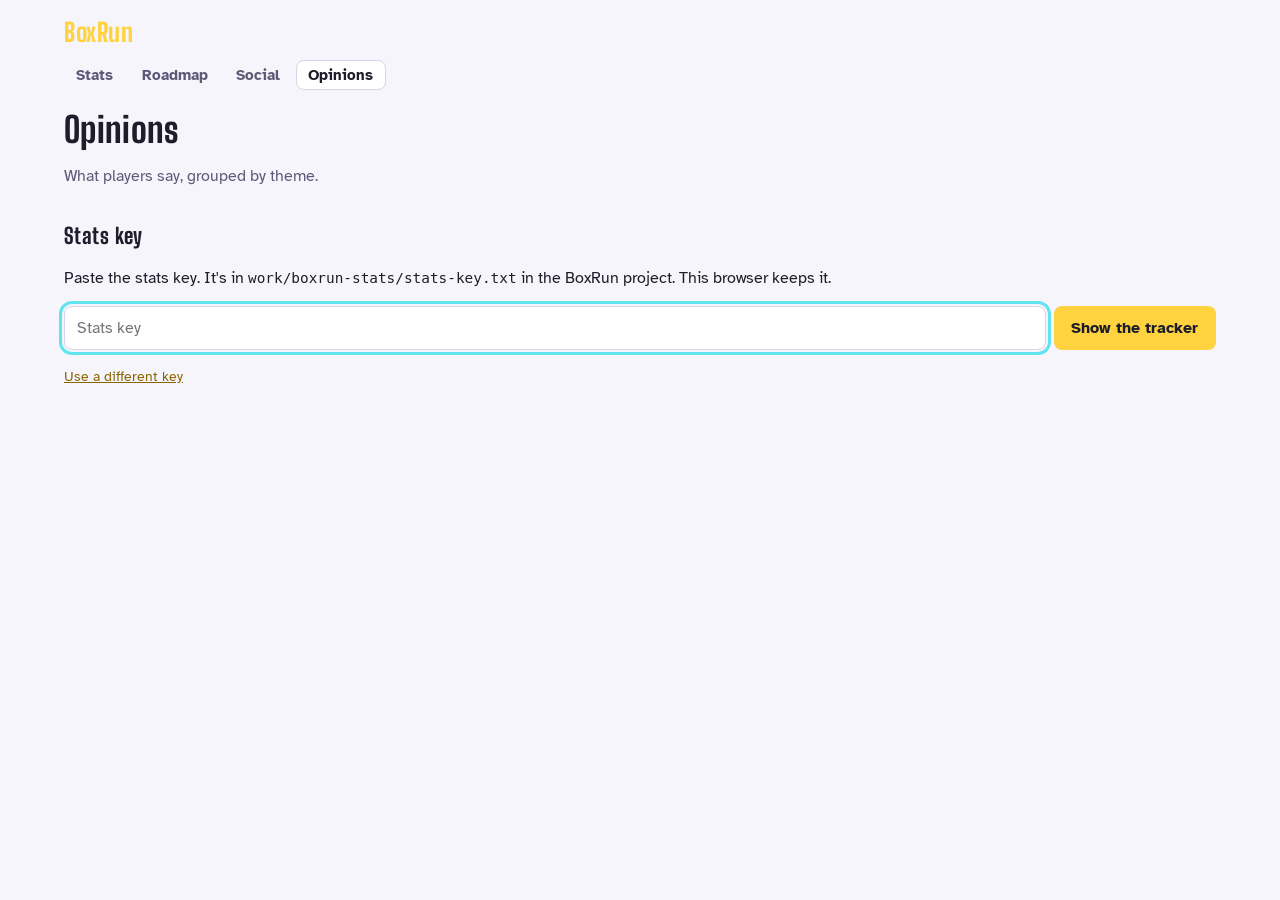
<file: stats/opinions/index.html>
<!doctype html>
<html lang="en">
<head>
<meta charset="utf-8">
<meta name="viewport" content="width=device-width, initial-scale=1">
<meta name="robots" content="noindex, nofollow">
<title>BoxRun opinions</title>
<meta name="theme-color" content="#1b1c2c">
<link rel="icon" href="/favicon.svg" type="image/svg+xml">
<link rel="preconnect" href="https://fonts.googleapis.com">
<link rel="preconnect" href="https://fonts.gstatic.com" crossorigin>
<link href="https://fonts.googleapis.com/css2?family=Atkinson+Hyperlegible:wght@400;700&family=Big+Shoulders+Display:wght@800&display=swap" rel="stylesheet">
<link rel="stylesheet" href="/stats/pages.css">
<style>
  .themes { display: grid; gap: 0.75rem; margin-top: 0.75rem; }
  .theme { background: var(--panel); border: 1px solid var(--line); border-radius: 10px; padding: 0.9rem 1rem; }
  .theme .top { display: grid; grid-template-columns: minmax(0, 1fr) auto; gap: 0.25rem 1rem; align-items: start; }
  .theme .n { text-align: right; line-height: 1; }
  .theme .n b { display: block; font: 800 1.9rem/1 var(--display); }
  .theme .n span { color: var(--muted); font-size: 0.75rem; }
  .theme .tags { display: flex; flex-wrap: wrap; gap: 0.35rem 0.5rem; align-items: center; margin-top: 0.4rem; font-size: 0.875rem; }
  .theme .note { color: var(--muted); font-size: 0.875rem; margin: 0.5rem 0 0; max-width: 52rem; }
  .quotes { list-style: none; padding: 0; margin: 0.7rem 0 0; display: grid; gap: 0.55rem; }
  .quotes li { border-left: 3px solid var(--line); padding: 0.1rem 0 0.1rem 0.75rem; max-width: 52rem; }
  .quotes .q { overflow-wrap: anywhere; }
  .quotes .by { color: var(--muted); font-size: 0.8rem; }
  .more { margin-top: 0.5rem; font-size: 0.875rem; }
</style>
</head>
<body>
<div class="wrap">
  <header>
    <a class="mark" href="/">BoxRun</a>
    <span class="live" id="live" hidden><span class="dot" id="dot"></span><span id="updated"></span></span>
  </header>
  <nav class="pages" aria-label="Stats pages"><a href="/stats/">Stats</a><a href="/stats/roadmap/">Roadmap</a><a href="/stats/social/">Social</a><a href="/stats/opinions/" aria-current="page">Opinions</a></nav>
  <h1>Opinions</h1>
  <p class="muted" id="sub">What players say, grouped by theme.</p>

  <section id="ask" hidden>
    <h2>Stats key</h2>
    <p>Paste the stats key. It's in <code>work/boxrun-stats/stats-key.txt</code> in the BoxRun project. This browser keeps it.</p>
    <form id="keyform">
      <input id="key" type="password" autocomplete="off" placeholder="Stats key" aria-label="Stats key" required>
      <button class="go" type="submit">Show the tracker</button>
    </form>
    <p class="error" id="keyerror" role="alert"></p>
  </section>

  <section id="main" hidden></section>
  <p class="error" id="error" role="alert"></p>
  <p class="small"><button class="plain" id="forget" type="button">Use a different key</button></p>
</div>
<script src="/stats/pages.js"></script>
<script>
  "use strict";
  const { el, $ } = Stats;
  const KINDS = ["problem", "request", "praise"];
  const STATUS_ORDER = ["open", "planned", "in 2.1", "done", "exists", "no"];
  const QUOTES_SHOWN = 3;
  const view = Stats.prefs("boxrunStatsOpinions", { sort: "count", kind: "all", status: "all", src: "all" });
  const open = new Set();
  let body = null;
  const pillClass = (s) => String(s).replace(/[^a-z0-9]/gi, "").toLowerCase();
  const newest = (t) => (t.quotes || []).reduce((m, q) => (q.when > m ? q.when : m), "");

  function quotesOf(t) {
    const v = view.p;
    return (t.quotes || []).filter((q) => v.src === "all" || q.src === v.src);
  }
  function matches(t, skip) {
    const v = view.p;
    if (skip !== "kind" && v.kind !== "all" && t.kind !== v.kind) return false;
    if (skip !== "status" && v.status !== "all" && t.status !== v.status) return false;
    if (skip !== "src" && v.src !== "all" && !(t.quotes || []).some((q) => q.src === v.src)) return false;
    return true;
  }

  function theme(t, sources) {
    const qs = quotesOf(t).slice().sort((a, b) => (b.when || "").localeCompare(a.when || ""));
    const all = open.has(t.id);
    const tags = el("div", { className: "tags" },
      el("span", { className: "pill " + pillClass(t.kind), text: t.kind }),
      el("span", { className: "pill " + pillClass(t.status), text: t.status }));
    if (t.roadmap) {
      const ids = el("span", { className: "ids" });
      Stats.linkIds(ids, String(t.roadmap), Stats.roadmapHref);
      tags.append(ids);
    }
    const list = el("ul", { className: "quotes" });
    for (const q of all ? qs : qs.slice(0, QUOTES_SHOWN)) {
      list.append(el("li", null, el("div", { className: "q", text: "“" + q.text + "”" }),
        el("div", { className: "by", text: [q.who, sources[q.src] || q.src, q.when ? Stats.day(q.when) : null].filter(Boolean).join(" · ") })));
    }
    const card = el("article", { className: "theme", id: "t-" + t.id },
      el("div", { className: "top" }, el("div", null, el("h3", { text: t.title }), tags),
        el("div", { className: "n", title: "times this came up" }, el("b", { text: Stats.fmt(t.count) }), el("span", { text: t.count === 1 ? "mention" : "mentions" }))),
      t.note ? el("p", { className: "note", text: t.note }) : null,
      qs.length ? list : el("p", { className: "note", text: "No quotes from this source." }));
    if (qs.length > QUOTES_SHOWN) {
      card.append(el("div", { className: "more" }, el("button", { type: "button", className: "plain", "aria-expanded": String(all),
        text: all ? "Show fewer quotes" : "Show all " + qs.length + " quotes",
        on: { click: () => { all ? open.delete(t.id) : open.add(t.id); draw(); } } })));
    }
    return card;
  }

  function draw() {
    const d = body.doc;
    const themes = d.themes || [];
    const sources = d.sources || {};
    const v = view.p;
    $("sub").textContent = "What players say, grouped by theme. Collected by hand from the Discord, YouTube and GameBanana comments; last read " + Stats.when(d.updated) + ".";
    const count = (skip, f) => themes.filter((t) => matches(t, skip) && f(t)).length;
    const kindBox = el("div", { className: "chips", role: "group", "aria-label": "Kind" });
    Stats.seg(kindBox, [["all", "All", count("kind", () => true)]].concat(KINDS.map((k) => [k, k, count("kind", (t) => t.kind === k)])), v.kind,
      (x) => { v.kind = x; view.save(); draw(); });
    const statuses = [...new Set(themes.map((t) => t.status))].sort((a, b) => {
      const i = STATUS_ORDER.indexOf(a), j = STATUS_ORDER.indexOf(b);
      return (i < 0 ? 99 : i) - (j < 0 ? 99 : j) || a.localeCompare(b);
    });
    const statusBox = el("div", { className: "chips", role: "group", "aria-label": "Status" });
    Stats.seg(statusBox, [["all", "All", count("status", () => true)]].concat(statuses.map((s) => [s, s, count("status", (t) => t.status === s)])), v.status,
      (x) => { v.status = x; view.save(); draw(); });
    const srcs = [...new Set(themes.flatMap((t) => (t.quotes || []).map((q) => q.src)))];
    const srcBox = el("div", { className: "chips", role: "group", "aria-label": "Source" });
    Stats.seg(srcBox, [["all", "All"]].concat(srcs.map((s) => [s, sources[s] ? sources[s].replace(/ comments$/, "") : s, count("src", (t) => (t.quotes || []).some((q) => q.src === s))])), v.src,
      (x) => { v.src = x; view.save(); draw(); });
    const sortBox = el("div", { className: "seg", role: "group", "aria-label": "Sort" });
    Stats.seg(sortBox, [["count", "Most mentioned"], ["newest", "Newest quote"], ["title", "A to Z"]], v.sort, (x) => { v.sort = x; view.save(); draw(); });

    const shown = themes.filter((t) => matches(t)).sort((a, b) =>
      v.sort === "title" ? a.title.localeCompare(b.title)
        : v.sort === "newest" ? newest(b).localeCompare(newest(a)) || (b.count || 0) - (a.count || 0)
          : (b.count || 0) - (a.count || 0) || newest(b).localeCompare(newest(a)));
    const quotes = shown.reduce((n, t) => n + quotesOf(t).length, 0);
    const mentions = shown.reduce((n, t) => n + (t.count || 0), 0);
    $("main").replaceChildren(
      el("div", { className: "controls" }, el("span", { className: "lab", text: "Sort" }), sortBox),
      el("div", { className: "controls" }, el("span", { className: "lab", text: "Kind" }), kindBox, el("span", { className: "lab", text: "Status" }), statusBox),
      el("div", { className: "controls" }, el("span", { className: "lab", text: "Source" }), srcBox),
      el("p", { className: "small", text: shown.length + " of " + themes.length + " themes, " + Stats.fmt(mentions) + " mentions, " + quotes + " quotes shown." }),
      shown.length ? el("div", { className: "themes" }, shown.map((t) => theme(t, sources))) : el("p", { className: "empty", text: "No themes match." }),
      el("p", { className: "muted small", text: "Mentions count the people who raised it; the quotes are a sample, as written. Status: open, planned (with a roadmap id), in 2.1, done, exists (there but players don't find it), or no. Roadmap ids link to the roadmap page." }));
  }
  Stats.start("opinions", (b) => { body = b; draw(); });
</script>
</body>
</html>
</file>
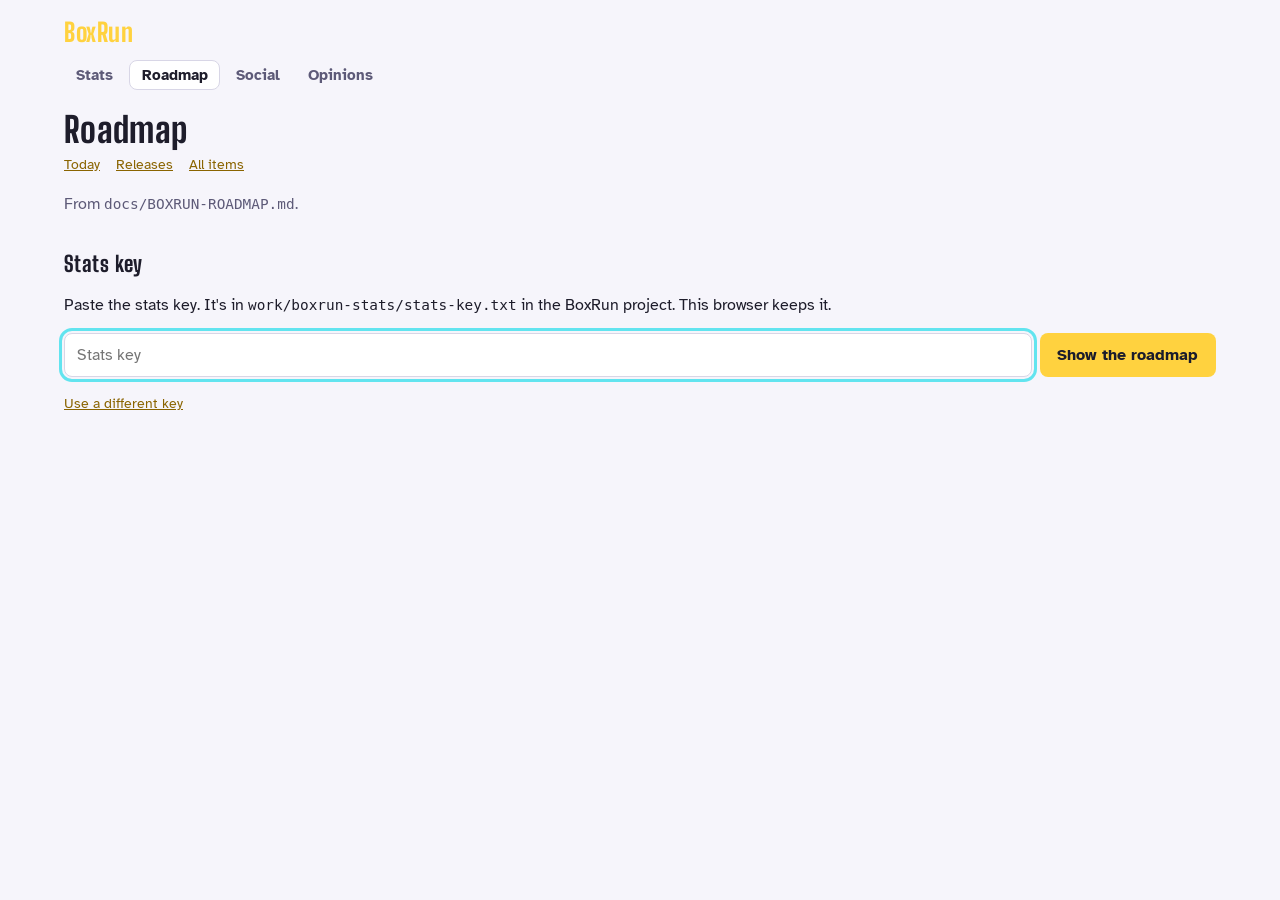
<file: stats/roadmap/index.html>
<!doctype html>
<html lang="en">
<head>
<meta charset="utf-8">
<meta name="viewport" content="width=device-width, initial-scale=1">
<meta name="robots" content="noindex, nofollow">
<title>BoxRun roadmap</title>
<meta name="theme-color" content="#1b1c2c">
<link rel="icon" href="/favicon.svg" type="image/svg+xml">
<link rel="preconnect" href="https://fonts.googleapis.com">
<link rel="preconnect" href="https://fonts.gstatic.com" crossorigin>
<link href="https://fonts.googleapis.com/css2?family=Atkinson+Hyperlegible:wght@400;700&family=Big+Shoulders+Display:wght@800&display=swap" rel="stylesheet">
<link rel="stylesheet" href="/stats/pages.css">
<style>
  /* a colour per state, always shown next to the state's word */
  :root { --st-done: var(--ok-ink); --st-built: var(--blue-ink); --st-building: var(--gold-ink); --st-queued: #b9a6ff;
          --st-idea: var(--muted); --st-parked: #77749a; --st-other: var(--muted); }
  @media (prefers-color-scheme: light) { :root { --st-queued: #6346c8; --st-parked: #9d9ab8; } }
  .pill.queued { border-color: var(--st-queued); color: var(--st-queued); }
  .sw { display: inline-block; width: 0.7rem; height: 0.7rem; border-radius: 3px; vertical-align: -0.05em; margin-right: 0.35rem; flex: none; }
  .sw.done, .seg-done { background: var(--st-done); }
  .sw.built, .seg-built { background: var(--st-built); }
  .sw.building, .seg-building { background: var(--st-building); }
  .sw.queued, .seg-queued { background: var(--st-queued); }
  .sw.idea, .seg-idea { background: repeating-linear-gradient(135deg, var(--st-idea) 0 2px, transparent 2px 5px); box-shadow: inset 0 0 0 1px var(--st-idea); }
  .sw.parked, .seg-parked { background: repeating-linear-gradient(45deg, var(--st-parked) 0 2px, transparent 2px 5px); box-shadow: inset 0 0 0 1px var(--st-parked); }
  .sw.other, .seg-other { background: var(--grid); box-shadow: inset 0 0 0 1px var(--st-other); }
  .ico { width: 1.1rem; height: 1.1rem; flex: none; fill: none; stroke: currentColor; stroke-width: 2; stroke-linecap: round; stroke-linejoin: round; }
  .w { display: inline-block; min-width: 1.35rem; padding: 0 0.3rem; border-radius: 4px; font: 700 0.75rem/1.5 var(--body); text-align: center; border: 1px solid var(--line); color: var(--muted); }
  .w.M { border-color: var(--gold-ink); color: var(--gold-ink); }
  a.chipid { font-weight: 700; text-decoration: none; white-space: nowrap; }
  a.chipid:hover { text-decoration: underline; }
  h2 .aside { font: 400 0.9rem var(--body); color: var(--muted); letter-spacing: 0; margin-left: 0.5rem; }
  .cols { display: grid; grid-template-columns: repeat(2, minmax(0, 1fr)); gap: 0.75rem; }
  @media (max-width: 760px) { .cols { grid-template-columns: minmax(0, 1fr); } }
  .box { background: var(--panel); border: 1px solid var(--line); border-radius: 10px; padding: 0.85rem 1rem; min-width: 0; }
  .box > h3 { display: flex; align-items: center; gap: 0.5rem; font: 800 1.15rem/1.2 var(--display); letter-spacing: 0.02em; margin-bottom: 0.55rem; }
  .box > h3 .w { margin-left: auto; }
  .box.run > h3 { color: var(--gold-ink); }
  .box.run { border-top: 3px solid var(--st-building); }
  .box.wait { border-top: 3px solid var(--red-ink); }
  .box.wait > h3 .ico { color: var(--red-ink); }
  .whoset { display: inline-flex; gap: 0.2rem; flex: none; }
  .lead { margin: 0 0 0.5rem; color: var(--muted); font-size: 0.9rem; }
  ul.list { list-style: none; margin: 0; padding: 0; }
  /* A row flows as one paragraph: the tag sits inline before the text and the text wraps under it, so no tag, however
     long, can squeeze the text into a narrow column (Marcus's phone, 11-07: a flex row did, three times). */
  ul.list > li { display: block; padding: 0.4rem 0; border-top: 1px solid var(--line); min-width: 0; overflow-wrap: anywhere; }
  ul.list > li:first-child { border-top: 0; padding-top: 0; }
  ul.list > li > .txt { overflow-wrap: anywhere; }
  ul.list > li > .tag { margin-right: 0.45rem; }
  .tag { font: 700 0.8rem var(--body); color: var(--ink); background: var(--wash); border-radius: 4px; padding: 0 0.35rem; -webkit-box-decoration-break: clone; box-decoration-break: clone; }
  .donetoday { display: flex; gap: 0.5rem; align-items: baseline; margin: 0.75rem 0 0; color: var(--muted); font-size: 0.9rem; }
  .donetoday .ico { color: var(--st-done); align-self: center; }
  .donetoday b { color: var(--ink); }
  details.fold { margin-top: 0.5rem; }
  details.fold > summary { color: var(--link); font-size: 0.9rem; display: inline-block; }
  details.fold > summary::before { content: "\25B8  "; color: var(--muted); }
  details.fold[open] > summary::before { content: "\25BE  "; }
  details.fold > .prose { background: var(--panel); border: 1px solid var(--line); border-radius: 10px; padding: 0.25rem 1rem; margin-top: 0.5rem; }

  .rels { display: grid; gap: 0; background: var(--panel); border: 1px solid var(--line); border-radius: 10px; }
  .rel { display: grid; grid-template-columns: minmax(12rem, 18rem) minmax(0, 1fr); gap: 0.35rem 1.25rem; padding: 0.8rem 1rem; border-top: 1px solid var(--line); }
  .rel:first-child { border-top: 0; }
  .rel .rid { font: 800 1.35rem/1 var(--display); color: var(--gold-ink); margin-right: 0.4rem; }
  .rel .rname { font-weight: 700; }
  .rel .rtarget { color: var(--muted); font-size: 0.875rem; }
  .rel .rstate { font-size: 0.875rem; margin-top: 0.15rem; }
  .rel .rstate .txt { color: var(--muted); }
  .bar { display: flex; height: 0.9rem; border-radius: 4px; overflow: hidden; background: var(--grid); gap: 2px; }
  .bar > span { min-width: 4px; }
  .counts { display: flex; flex-wrap: wrap; gap: 0.15rem 0.9rem; font-size: 0.85rem; margin-top: 0.35rem; color: var(--muted); }
  .counts b { color: var(--ink); font-variant-numeric: tabular-nums; }
  .counts .cnt { background: none; border: 0; padding: 0; font: inherit; color: var(--link); cursor: pointer; display: inline-flex; align-items: baseline; gap: 0.25rem; text-decoration: underline; text-underline-offset: 0.2em; }
  .counts .cnt b { color: inherit; }
  .counts .cnt[aria-expanded="true"] { color: var(--ink); text-decoration-thickness: 2px; }
  .counts .cnt .sw { margin-right: 0.1rem; align-self: center; }
  .counts .alldone { display: inline-flex; align-items: center; color: var(--ink); }
  ul.rlist { list-style: none; margin: 0.45rem 0 0.2rem; padding: 0.35rem 0.7rem; border: 1px solid var(--line); border-radius: 8px; background: var(--wash); }
  ul.rlist > li { display: grid; grid-template-columns: 5.6rem minmax(0, 1fr); gap: 0.1rem 0.6rem; padding: 0.35rem 0; border-top: 1px solid var(--line); font-size: 0.9rem; }
  ul.rlist > li:first-child { border-top: 0; }
  ul.rlist .t { font-weight: 700; overflow-wrap: anywhere; }
  ul.rlist .d { grid-column: 2; color: var(--muted); font-size: 0.825rem; overflow-wrap: anywhere; }
  @media (max-width: 480px) { ul.rlist > li { grid-template-columns: auto minmax(0, 1fr); } }
  .rel details { font-size: 0.85rem; margin-top: 0.3rem; }
  .rel details > summary { color: var(--muted); display: inline-block; }
  .rel details > summary::before { content: "\25B8  "; }
  .rel details[open] > summary::before { content: "\25BE  "; }
  .rel details > summary:hover { color: var(--ink); }
  .rel details .prose p { margin: 0.3rem 0; }
  @media (max-width: 640px) { .rel { grid-template-columns: minmax(0, 1fr); } }

  ol.next { list-style: none; margin: 0; padding: 0; counter-reset: n; }
  ol.next li { display: flex; gap: 0.55rem; align-items: baseline; padding: 0.35rem 0; border-top: 1px solid var(--line); counter-increment: n; min-width: 0; }
  ol.next li:first-child { border-top: 0; padding-top: 0; }
  ol.next li::before { content: counter(n); font: 800 1.05rem/1 var(--display); color: var(--muted); min-width: 0.9rem; }
  ol.next .t { flex: 1; min-width: 0; overflow-wrap: anywhere; }
  ol.next .r { color: var(--muted); font-size: 0.8rem; white-space: nowrap; }
  /* Today's "Next (C), in order": the bold lead as the title, the rest on one muted line, all of it on open */
  ol.prio > li { display: block; padding-left: 1.45rem; position: relative; }
  ol.prio > li::before { position: absolute; left: 0; top: 0.4rem; }
  ol.prio > li:first-child::before { top: 0; }
  .prio details > summary { display: block; }
  .prio .pt { font-weight: 700; }
  .prio .pd { display: block; color: var(--muted); font-size: 0.85rem; overflow-wrap: anywhere; }
  .prio details[open] .pd { display: none; }
  .prio .full { font-size: 0.9rem; margin-top: 0.2rem; overflow-wrap: anywhere; }
  ul.pnotes { list-style: none; margin: 0.5rem 0 0; padding: 0.4rem 0 0; border-top: 1px solid var(--line); font-size: 0.85rem; color: var(--muted); }
  ul.pnotes li { padding: 0.15rem 0; overflow-wrap: anywhere; }
  ul.pnotes strong { color: var(--ink); }

  ol.prio.plain > li { padding-left: 0; }
  ol.prio.plain > li::before, ul.prio.plain > li::before { content: none; }
  ul.next.prio.plain { list-style: none; margin: 0; padding: 0; }
  ul.prio.plain > li { display: block; padding: 0.35rem 0; border-top: 1px solid var(--line); }
  ul.prio.plain > li:first-child { border-top: 0; padding-top: 0; }
  .atag { margin-left: 0.45rem; color: var(--muted); font-size: 0.75rem; border: 1px solid var(--line); border-radius: 4px; padding: 0 0.3rem; vertical-align: 0.1em; -webkit-box-decoration-break: clone; box-decoration-break: clone; }

  .areas { background: var(--panel); border: 1px solid var(--line); border-radius: 10px; }
  .area { display: grid; grid-template-columns: 17rem minmax(0, 1fr); gap: 0.5rem 1.5rem; padding: 0.9rem 1rem; border-top: 1px solid var(--line); }
  .area:first-child { border-top: 0; }
  .area .an { font: 800 1.35rem/1.1 var(--display); color: var(--gold-ink); letter-spacing: 0.02em; }
  .area .as { display: block; color: var(--muted); font-size: 0.85rem; margin-bottom: 0.45rem; }
  .ameasure { overflow-wrap: anywhere; }
  .abig { display: block; font: 800 2.1rem/1 var(--display); color: var(--ink); font-variant-numeric: tabular-nums; }
  .arest { display: block; color: var(--muted); font-size: 0.8rem; margin-top: 0.2rem; line-height: 1.35; }
  .adue { font-size: 0.825rem; margin: 0.5rem 0 0; overflow-wrap: anywhere; }
  .lplan { margin: 0 0 0.6rem; font-size: 0.925rem; max-width: 52rem; overflow-wrap: anywhere; }
  .lcols { display: grid; grid-template-columns: repeat(2, minmax(0, 1fr)); gap: 0.5rem 1rem; }
  .lcols h4, .later h4 { margin: 0 0 0.25rem; font: 700 0.8rem var(--body); color: var(--muted); letter-spacing: 0.04em; text-transform: uppercase; }
  /* the id and title flow as one line of text that wraps under itself; the swatch hangs in the margin */
  ul.litems { list-style: none; margin: 0; padding: 0; font-size: 0.875rem; }
  ul.litems li { position: relative; padding: 0.15rem 0 0.15rem 1.05rem; overflow-wrap: anywhere; }
  ul.litems .sw { position: absolute; left: 0; top: 0.45em; margin: 0; }
  ul.litems .chipid { margin-right: 0.35rem; }
  ul.litems .w, ul.litems .rl { margin-left: 0.35rem; font-size: 0.7rem; vertical-align: 0.1em; }
  .rl { color: var(--muted); border: 1px solid var(--line); border-radius: 4px; padding: 0 0.25rem; white-space: nowrap; }
  .later { margin-top: 0.5rem; display: flex; flex-wrap: wrap; align-items: baseline; gap: 0.2rem 0.6rem; }
  .later h4 { margin: 0; }
  .lline { display: inline-flex; flex-wrap: wrap; gap: 0.15rem 0.7rem; font-size: 0.85rem; }
  .lid { white-space: nowrap; }
  .areas .none { color: var(--muted); font-size: 0.85rem; margin: 0; }
  details.area { display: block; padding: 0; }
  details.area > summary { display: flex; flex-wrap: wrap; align-items: baseline; gap: 0.1rem 0.6rem; padding: 0.65rem 0.85rem; }
  details.area > summary::before { content: "\25B8"; color: var(--muted); }
  details.area[open] > summary::before { content: "\25BE"; }
  details.area > summary .abig { display: inline; font-size: 1.4rem; }
  details.area > summary .snow { flex-basis: 100%; padding-left: 1.1rem; color: var(--muted); font-size: 0.8rem; }
  details.area .aopen { padding: 0 0.85rem 0.8rem; }
  @media (max-width: 760px) { .lcols { grid-template-columns: minmax(0, 1fr); } }

  details.relfold > summary { display: flex; flex-wrap: wrap; align-items: baseline; gap: 0.2rem 0.6rem; padding: 0.7rem 1rem; }
  details.relfold > summary::before { content: "\25B8"; color: var(--muted); }
  details.relfold[open] > summary::before { content: "\25BE"; }
  details.relfold > summary .sw { align-self: center; margin-right: 0; }
  details.relfold > summary b { font-weight: 700; }
  details.relfold > summary .muted { font-size: 0.875rem; }
  details.relfold[open] > summary { border-bottom: 1px solid var(--line); }
  .rels > .rel + details.relfold, .rels > details.relfold + .rel { border-top: 1px solid var(--line); }
  .linkbtn { background: none; border: 0; padding: 0; color: var(--link); font: inherit; font-size: 0.875rem; text-decoration: underline; cursor: pointer; }

  .controls { margin: 0.75rem 0 0.4rem; gap: 0.5rem 0.9rem; }
  .crow { display: flex; flex-wrap: wrap; gap: 0.4rem 0.75rem; align-items: center; width: 100%; }
  .crow .lab { min-width: 3.4rem; margin-right: 0; }
  #search { flex: 0 1 16rem; }
  .group { margin-top: 1.25rem; }
  .group > summary h3 { font: 800 1.15rem/1.2 var(--display); letter-spacing: 0.02em; display: flex; align-items: center; gap: 0.45rem; }
  .group > summary h3::before { content: "\25BE"; color: var(--muted); font-size: 0.85em; }
  .group:not([open]) > summary h3::before { content: "\25B8"; }
  .group > summary h3 .n { color: var(--muted); font: 400 0.85rem var(--body); }
  .group > summary h3 .sub { color: var(--muted); font: 400 0.9rem var(--body); letter-spacing: 0; }
  .cards { display: grid; grid-template-columns: repeat(auto-fill, minmax(min(100%, 17rem), 1fr)); gap: 0.5rem; margin-top: 0.5rem; }
  .card { background: var(--panel); border: 1px solid var(--line); border-left: 4px solid var(--st-other); border-radius: 8px; min-width: 0; }
  .card.done { border-left-color: var(--st-done); } .card.built { border-left-color: var(--st-built); }
  .card.building { border-left-color: var(--st-building); } .card.queued { border-left-color: var(--st-queued); }
  .card.idea { border-left-style: dashed; border-left-color: var(--st-idea); } .card.parked { border-left-style: dashed; border-left-color: var(--st-parked); }
  .card[open] { grid-column: 1 / -1; }
  .card.hit { box-shadow: 0 0 0 2px var(--gold); }
  .card > summary { padding: 0.5rem 0.7rem 0.55rem; display: grid; gap: 0.15rem; }
  .card .l1 { display: flex; align-items: center; gap: 0.45rem; flex-wrap: wrap; }
  .card .cid { font-weight: 700; color: var(--gold-ink); }
  .card .l1 .whos { margin-left: auto; display: inline-flex; gap: 0.25rem; }
  .card .ctitle { font-weight: 700; line-height: 1.3; overflow-wrap: anywhere; }
  .card .l3 { color: var(--muted); font-size: 0.8rem; overflow-wrap: anywhere; }
  .card .body { padding: 0 0.7rem 0.7rem; border-top: 1px solid var(--line); font-size: 0.925rem; overflow-wrap: anywhere; }
  .card .body dl { margin: 0.5rem 0 0; display: grid; grid-template-columns: 4.5rem minmax(0, 1fr); gap: 0.35rem 0.75rem; }
  .card .body dt { color: var(--muted); font-size: 0.8rem; padding-top: 0.15rem; }
  .card .body dd { margin: 0; max-width: 52rem; }
  @media (max-width: 480px) { .card .body dl { grid-template-columns: minmax(0, 1fr); gap: 0 0; } .card .body dd { margin-bottom: 0.4rem; } }
  section.closing > details { margin-top: 1.5rem; }
  /* ---- the Big picture (growth review 7, 11-11): three parts under the map, and the players chart in a fold near the
     page's end; the maths in /stats/picture.js ---- */
  nav.jump { display: flex; flex-wrap: wrap; gap: 0.2rem 1rem; margin: 0.35rem 0 0.1rem; font-size: 0.9rem; }
  .bp h3.bph { font: 800 1.2rem/1.2 var(--display); letter-spacing: 0.02em; margin: 1.6rem 0 0.6rem; }
  .bp > .bpart:first-of-type h3.bph { margin-top: 0.4rem; }
  .bp .panel { min-width: 0; }
  .bpline { color: var(--muted); font-size: 0.9rem; margin: 0 0 0.35rem; max-width: 62rem; overflow-wrap: anywhere; }
  .bpline strong { color: var(--ink); font-weight: 700; }
  .rt { position: relative; margin: 0.5rem 0 0.35rem; }
  .rt > * { position: absolute; }
  .rline, .rdone { border-radius: 2px; }
  .rline { background: var(--line); }
  .rdone { background: var(--bar); box-shadow: 0 0 8px var(--wash); }
  .ring { width: 26px; height: 26px; border-radius: 50%; border: 4px solid var(--line); background: var(--panel); }
  .ring.passed { border-color: var(--bar); }
  .rnow { width: 14px; height: 14px; border-radius: 50%; background: var(--bar); box-shadow: 0 0 0 3px var(--panel), 0 0 10px var(--bar); }
  .rnowlab { font: 700 0.8rem/18px var(--body); color: var(--gold-ink); white-space: nowrap; }
  .rtick { background: var(--muted); }
  .rplan { font-size: 0.75rem; line-height: 16px; color: var(--muted); white-space: nowrap; }
  .rstem { width: 1px; background: var(--muted); opacity: 0.55; }
  .rlab { overflow-wrap: anywhere; }
  .rlab .rd { display: block; font: 800 1.25rem/1.1 var(--display); letter-spacing: 0.02em; }
  .rlab .rn { display: block; font-weight: 700; font-size: 0.9rem; line-height: 1.3; }
  .rlab .rx { display: block; color: var(--muted); font-size: 0.8rem; line-height: 1.35; margin-top: 0.1rem; }
  .rlab.mid { text-align: center; }
  .rlab.end { text-align: right; }
  .pin { width: 22px; height: 22px; border-radius: 50%; border: 1.5px solid var(--gold-ink); background: var(--panel); color: var(--ink);
         font: 700 0.72rem/1 var(--body); padding: 0; cursor: pointer; display: inline-flex; align-items: center; justify-content: center;
         font-variant-numeric: tabular-nums; vertical-align: middle; }
  button.pin:hover, .pin.on { background: var(--bar); border-color: var(--bar); color: var(--night); }
  span.pin { cursor: default; }
  .rread { min-height: 1.5em; margin: 0.35rem 0 0; font-size: 0.85rem; color: var(--muted); overflow-wrap: anywhere; }
  .rread b { color: var(--ink); }

  .splits { margin-top: 0.9rem; border-top: 1px solid var(--line); }
  .sp { display: grid; grid-template-columns: minmax(10rem, 15rem) minmax(8rem, 1fr) 5rem 11.5rem 10rem; gap: 0.15rem 1rem;
        align-items: center; padding: 0.55rem 0; border-bottom: 1px solid var(--line); font-size: 0.9rem; }
  .sp:last-child { border-bottom: 0; }
  .sp.head { color: var(--muted); font-size: 0.78rem; padding: 0.4rem 0; }
  .spm { font-weight: 700; line-height: 1.3; }
  .spbar { position: relative; height: 0.65rem; background: var(--grid); border-radius: 3px; margin-top: 0.7rem; }
  .spfill { position: absolute; inset: 0 auto 0 0; background: var(--bar); border-radius: 3px; }
  .spghost { position: absolute; top: -4px; bottom: -4px; width: 8px; margin-left: -4px; border: 2px solid var(--blue-ink); border-radius: 3px; background: var(--panel); }
  .spgl { position: absolute; bottom: calc(100% + 1px); left: 50%; transform: translateX(-50%); font-size: 0.65rem; line-height: 1; color: var(--blue-ink); }
  .spn { font: 800 1.25rem/1 var(--display); text-align: right; font-variant-numeric: tabular-nums; }
  .spd { font-size: 0.85rem; }
  .spd.ahead { color: var(--ok-ink); }
  .spd.behind { color: var(--red-ink); }
  .spd.none, .spt { color: var(--muted); font-size: 0.85rem; }
  @media (max-width: 600px) {
    .sp { grid-template-columns: auto minmax(0, 1fr); grid-template-areas: "m m" "b b" "n d" "t t"; gap: 0.2rem 0.75rem; }
    .sp.head { display: none; }
    .spm { grid-area: m; } .spbar { grid-area: b; } .spn { grid-area: n; text-align: left; } .spd { grid-area: d; } .spt { grid-area: t; }
  }

  .chip { display: inline-block; margin-top: 0.4rem; padding: 0 0.4rem; border-radius: 4px; font-size: 0.75rem; font-weight: 700; line-height: 1.5;
          border: 1px solid var(--line); color: var(--muted); }
  .chip.good { border-color: var(--ok-ink); color: var(--ok-ink); }
  .chip.problem { border-color: var(--red-ink); color: var(--red-ink); }
  .chip.open { border-style: dashed; }
  .lbl { color: var(--muted); }

  .pchart { position: relative; }
  .pchart svg { display: block; width: 100%; overflow: visible; }
  .pchart svg:focus-visible { outline: 3px solid var(--cyan); outline-offset: 2px; }
  .pchart text { fill: var(--muted); font: 11px var(--body); }
  .bpc .grid { stroke: var(--grid); }
  .bpc .ret { fill: var(--s1); } .bpc .new { fill: var(--s2); }
  .bpc .ret.partial { fill: none; stroke: var(--s1); stroke-width: 1.5; } .bpc .new.partial { fill: none; stroke: var(--s2); stroke-width: 1.5; }
  .bpc .hatchline { stroke: var(--muted); stroke-width: 2; }
  .bpc .hatch { stroke: var(--muted); stroke-width: 1; }
  .bpc .short { fill: var(--wash); stroke: var(--gold-ink); stroke-width: 1.5; }
  .bpc .short.unknown { fill: none; }
  .bpc .other { fill: none; stroke: var(--blue-ink); stroke-width: 1.5; stroke-dasharray: 3 2; }
  .bpc .rtk { stroke: var(--ink); stroke-width: 1.5; }
  .bpc .rstemc { stroke: var(--muted); stroke-width: 1; opacity: 0.6; }
  .bpc text.rlabel { fill: var(--ink); }
  .bpc .rbg { fill: var(--panel); }
  .bpc .patch { stroke: var(--muted); stroke-width: 1.5; stroke-dasharray: 4 3; }
  .bpc .hot { fill: var(--ink); opacity: 0; }
  .bpc .hot.on { opacity: 0.07; }
  .legend { display: flex; flex-wrap: wrap; gap: 0.25rem 1rem; font-size: 0.8rem; color: var(--muted); margin: 0 0 0.5rem; }
  .legend span { display: inline-flex; align-items: center; gap: 0.35rem; }
  .legend svg { width: 16px; height: 14px; flex: none; overflow: visible; }
  .cread { min-height: 3em; font-size: 0.85rem; margin: 0.4rem 0 0; overflow-wrap: anywhere; }
  .cread div { margin: 0.1rem 0; }
  .cread .lbl { margin-right: 0.3rem; }

  ol.decs { list-style: none; margin: 0; padding: 0; }
  .dec { display: block; padding: 0.6rem 0; border-top: 1px solid var(--line); overflow-wrap: anywhere; font-size: 0.9rem; }
  .dec:first-child { border-top: 0; padding-top: 0; }
  .dchip { font: 700 0.8rem/1.5 var(--body); border: 1px solid var(--line); border-radius: 4px; padding: 0 0.35rem; margin-right: 0.45rem;
           white-space: nowrap; color: var(--muted); }
  .dchip.due { color: var(--gold-ink); border-color: var(--gold-ink); }
  .dec .pin { margin-right: 0.4rem; }
  .dtext { font-weight: 700; }
  .dline { display: block; font-size: 0.85rem; margin-top: 0.15rem; }
  .decs h4 { margin: 0.9rem 0 0.2rem; font: 700 0.9rem var(--body); color: var(--muted); }

  .alts { display: grid; grid-template-columns: repeat(3, minmax(0, 1fr)); gap: 0.75rem; }
  .alt h4 { margin: 0 0 0.3rem; font: 800 1.2rem/1.2 var(--display); letter-spacing: 0.02em; }
  .alt p { margin: 0.3rem 0 0; font-size: 0.875rem; overflow-wrap: anywhere; }
  .alt .what { color: var(--ink); }
  @media (max-width: 760px) { .alts { grid-template-columns: minmax(0, 1fr); } }
  .bpsrc { margin: 1rem 0 0; }
  /* ---- the map: a line per track, its sub-tracks branching off it ---- */
  :root { --tk1: #ffd23f; --tk2: #62e4ef; --tk3: #78e08f; --tk4: #ff9f6e; --tk5: #c59bff; --tk6: #ff7d7d; --tk7: #a9a6c4; }
  @media (prefers-color-scheme: light) { :root { --tk1: #946a00; --tk2: #0b6f9e; --tk3: #22743a; --tk4: #b4530e; --tk5: #6b3fc4; --tk6: #b42318; --tk7: #5d5a78; } }
  .tm .tmlead { display: grid; grid-template-columns: repeat(3, minmax(0, 1fr)); gap: 0.8rem; margin: 0.8rem 0 0.6rem; }
  .tm .tmlead > div { background: var(--panel); border: 1px solid var(--line); border-radius: 8px; padding: 0.6rem 0.8rem; }
  .tm .tmlead b { display: block; font: 800 1.7rem/1.1 var(--display); letter-spacing: 0.02em; }
  .tm .tmbar { height: 6px; border-radius: 3px; background: var(--grid); margin: 0.4rem 0 0.3rem; overflow: hidden; }
  .tm .tmbar > i { display: block; height: 100%; background: var(--gold-ink); border-radius: 3px; }
  .tm .tmgrid { display: grid; grid-template-columns: minmax(0, 2.3fr) repeat(var(--n, 3), minmax(0, 1fr)) minmax(0, 1.5fr); column-gap: 1rem; }
  .tm .tmgrid > div { position: relative; min-width: 0; }
  .tm .tmcols { margin-top: 1rem; font-size: 0.8rem; font-weight: 700; color: var(--muted); }
  .tm .tmkey { margin: 0.3rem 0 0; }
  .tm .tmkey .tmdots { display: inline-block; margin: 0 0.2rem 0 0.7rem; vertical-align: -1px; }
  .tm .tmtrack { margin-top: 1.6rem; }
  .tm .tmhead, .tm .tmsubhead { display: block; width: 100%; text-align: left; background: none; border: 0; padding: 0; color: inherit; font: inherit; cursor: pointer; }
  .tm .tmhead:hover .tmname, .tm .tmsubhead:hover .tmsubname { text-decoration: underline; }
  .tm .tmname { font: 800 1.5rem/1.1 var(--display); letter-spacing: 0.03em; color: var(--tk); margin-right: 0.5rem; }
  .tm .tmwhat { color: var(--muted); }
  .tm .tmhead .chip, .tm .tmsubhead .chip { margin: 0 0.5rem 0 0; vertical-align: 0.1em; }
  .tm .pin { display: inline-block; text-align: center; font: 700 0.75rem/19px var(--body); margin-left: 0.3rem; vertical-align: 0.1em; }
  /* the line: a thick rule in the track's colour, with a stop at each column that holds a goal and at its end */
  .tm .tmline { border-top: 5px solid var(--tk); margin-top: 0.45rem; padding-top: 0.7rem; }
  .tm .tmline > .stop::before { content: ""; position: absolute; left: 0; top: calc(-0.7rem - 10px); width: 9px; height: 9px; border-radius: 50%;
                                background: var(--night); border: 3px solid var(--tk); }
  .tm .tmline > .end::before { background: var(--tk); }
  .tm .tmline > div:first-child { display: grid; grid-template-columns: repeat(2, minmax(0, 1fr)); gap: 0.5rem 1rem; align-content: start; }
  .tm .tmnum { display: block; }
  .tm .tmnum b { display: block; font: 800 1.35rem/1.1 var(--display); letter-spacing: 0.02em; }
  .tm .tmnum span { display: block; color: var(--muted); font-size: 0.82rem; line-height: 1.3; }
  .tm .tmnum .vs { color: var(--ink); }
  .tm .tmgoal, .tm .tmend { margin: 0 0 0.35rem; font-size: 0.85rem; line-height: 1.35; }
  .tm .tmgoal .when, .tm .tmcol { color: var(--muted); font-weight: 700; }
  .tm .tmcol { display: none; }
  .tm .tmfeeds { margin: 0.4rem 0 0; font-size: 0.85rem; color: var(--muted); line-height: 1.9; }
  .tm .tk { display: inline-block; padding: 0 0.4rem; margin: 0 0.3rem 0 0; border-radius: 4px; border: 1px solid var(--tkc, var(--line)); color: var(--ink);
            font-weight: 700; font-size: 0.82rem; line-height: 1.5; text-decoration: none; }
  .tm a.tk:hover { background: var(--wash); }
  .tm ul.tmsubs { list-style: none; margin: 0.6rem 0 0; padding: 0; }
  /* the branch: the track's colour runs down the left and turns in at each sub-track */
  .tm .tmsub { position: relative; padding: 0.5rem 0; }
  .tm .tmsub::before { content: ""; position: absolute; left: 0.35rem; top: 0; bottom: 0; border-left: 3px solid var(--tk); }
  .tm .tmsub:last-child::before { bottom: auto; height: 1.2rem; }
  .tm .tmsub::after { content: ""; position: absolute; left: 0.35rem; top: 1.2rem; width: 0.9rem; border-top: 3px solid var(--tk); }
  .tm .tmsub > .tmgrid > .tmsubtop, .tm .tmsub > .tmgrid > .tmsubdots, .tm .tmsub > .tmpanel { margin-left: 1.7rem; }
  /* a sub-track: its name and next goal, its done items as dots under them, and its open items in rows beside them */
  .tm .tmsub > .tmgrid { grid-template-rows: auto 1fr; }
  .tm .tmsubtop { grid-column: 1; grid-row: 1; }
  .tm .tmsubdots { grid-column: 1; grid-row: 2; }
  .tm .tmrows { grid-column: 2 / -1; grid-row: 1 / span 2; font-size: 0.85rem; line-height: 1.4; }
  .tm .tmsubname { font-weight: 700; margin-right: 0.5rem; }
  .tm .tmsubgoal { margin: 0.1rem 0 0; font-size: 0.85rem; line-height: 1.35; overflow-wrap: anywhere;
                   display: -webkit-box; -webkit-box-orient: vertical; -webkit-line-clamp: 2; overflow: hidden; }
  .tm .tmsubgoal .when { color: var(--muted); font-weight: 700; }
  /* the group's word hangs left of its rows; a row flows as one paragraph (id, title, state word) and opens its item */
  .tm .tmgrp { display: grid; grid-template-columns: 2.9rem minmax(0, 1fr); }
  .tm .tmgl { color: var(--muted); font-size: 0.8rem; font-weight: 700; padding-top: 0.2rem; }
  .tm .tmrow > summary { display: block; padding: 0.15rem 0; overflow-wrap: anywhere; }
  .tm .tmrow > summary:hover .rid, .tm .tmrow[open] > summary .rid { text-decoration: underline; }
  .tm .tmrow .rid { font-weight: 700; color: var(--link); white-space: nowrap; }
  .tm .tmrow .st { font-weight: 700; font-size: 0.8rem; white-space: nowrap; }
  .tm .tmrow .full { margin: 0.1rem 0 0.45rem; padding: 0.45rem 0.7rem; background: var(--panel); border: 1px solid var(--line);
                     border-left: 3px solid var(--tk); border-radius: 6px; overflow-wrap: anywhere; }
  .tm .tmrow .full p { margin: 0 0 0.3rem; }
  .tm .tmrow .full p:last-child { margin-bottom: 0; }
  .tm .tmrow .src { color: var(--muted); font-size: 0.82rem; }
  .tm .needs { font-size: 0.75rem; font-weight: 700; color: var(--gold-ink); margin-left: 0.4rem; white-space: nowrap; }
  .tm .tmdots { display: block; margin-top: 0.3rem; line-height: 0; }
  .tm .tmdots i { display: inline-block; box-sizing: border-box; width: 9px; height: 9px; border-radius: 50%; margin: 0 3px 3px 0; background: var(--st-done); opacity: 0.55; }
  .tm .tmdots i.bar { width: 2px; height: 13px; border-radius: 0; background: var(--muted); margin: 0 5px 1px 2px; opacity: 1; }
  .tm .tmdots i.now { background: var(--tk, var(--ink)); opacity: 1; }
  .tm .tmdots i.next { background: none; border: 3px solid var(--tk, var(--ink)); opacity: 1; }
  .tm .tmdots i.later { background: none; border: 1.5px solid var(--tk, var(--ink)); opacity: 1; }
  .tm .tmdots i.parked { background: none; border: 1.5px dashed var(--st-parked); opacity: 1; }
  /* in a sub-track a dot is a button a little larger than its mark; the picked item is named under the dots */
  .tm .tmdots i, .tm .tmdot { vertical-align: top; }
  .tm .tmdot { display: inline-flex; align-items: center; justify-content: center; width: 13px; height: 13px; margin: 0 0 1px -1px; background: none; border: 0; padding: 0; cursor: pointer; }
  .tm .tmdot i { margin: 0; }
  .tm .tmdot:hover i, .tm .tmdot[aria-pressed="true"] i { opacity: 1; outline: 2px solid var(--ink); outline-offset: 1px; }
  .tm .tmsub .tmdots { margin-left: -1px; }
  .tm .tmsub .tmdots i.bar { margin: 0 4px 1px 3px; }
  .tm .tmitem { display: block; font-size: 0.85rem; line-height: 1.4; margin-top: 0.15rem; overflow-wrap: anywhere; }
  .tm .tmitem .st { font-weight: 700; font-size: 0.8rem; }
  .tm .tmpanel { margin: 0.7rem 0 0.3rem; padding: 0.8rem 1rem; background: var(--panel); border: 1px solid var(--line); border-left: 4px solid var(--tk); border-radius: 6px; }
  .tm .tmpanel h4 { font: 700 0.8rem var(--body); color: var(--muted); margin: 0.9rem 0 0.25rem; }
  .tm .tmpanel h4:first-child { margin-top: 0; }
  .tm .tmpanel p, .tm .tmpanel li { margin: 0 0 0.3rem; font-size: 0.92rem; line-height: 1.45; }
  .tm .tmpanel ul { margin: 0; padding-left: 1.1rem; }
  .tm .tmpanel .src { color: var(--muted); font-size: 0.82rem; }
  .tm .tmpanel .st { font-weight: 700; font-size: 0.8rem; }
  .tm h3.tmh { font: 800 1.2rem/1.2 var(--display); letter-spacing: 0.02em; margin: 2rem 0 0.5rem; }
  .tm .tmfeedsvg { display: block; width: 100%; max-width: 1000px; height: auto; margin: 0.4rem 0 1rem; }
  .tm .tmfeedsvg text { font: 700 14px var(--body); fill: var(--ink); }
  .tm .tmfeedsvg text.rail { font-weight: 600; font-size: 13px; }
  .tm .tmfeedsvg .tmpill { cursor: pointer; }
  @media (max-width: 700px) { .tm .tmfeedsvg { display: none; } }
  .tm ul.tmfeedlist { list-style: none; margin: 0; padding: 0; }
  .tm ul.tmfeedlist li { margin: 0 0 0.35rem; font-size: 0.92rem; line-height: 1.8; }
  @media (max-width: 900px) {
    .tm .tmlead { grid-template-columns: minmax(0, 1fr); }
    .tm .tmgrid { display: block; }
    .tm .tmcols, .tm .tmgrid > .none, .tm .tmline > .stop::before { display: none; }
    .tm .tmcol { display: inline; }
    .tm .tmgrid > div + div { margin-top: 0.3rem; }
    /* a sub-track's blocks stack here: its name and goal, its rows, its dots */
    .tm .tmsub > .tmgrid > div { margin-left: 1.7rem; }
    .tm .tmsub { padding: 0.35rem 0 0.55rem; }
    .tm .tmrow > summary { padding: 0.25rem 0; }
    .tm .tmgl { padding-top: 0.3rem; }
    .tm .tmdot { width: 20px; height: 20px; margin: 0 1px 2px -4px; }
    .tm .tmdot i { width: 12px; height: 12px; }
    .tm .tmsub .tmdots { margin-left: 0; }
    .tm .tmsub .tmdots i.bar { height: 18px; margin: 1px 6px 2px 2px; }
  }
</style>
</head>
<body>
<div class="wrap">
  <header>
    <a class="mark" href="/">BoxRun</a>
    <span class="live" id="live" hidden><span class="dot" id="dot"></span><span id="updated"></span></span>
  </header>
  <nav class="pages" aria-label="Stats pages"><a href="/stats/">Stats</a><a href="/stats/roadmap/" aria-current="page">Roadmap</a><a href="/stats/social/">Social</a><a href="/stats/opinions/">Opinions</a></nav>
  <h1>Roadmap</h1>
  <nav class="jump" aria-label="On this page"><a href="#today">Today</a><a href="#releases">Releases</a><a href="#map" id="jump-map" hidden>Map</a><a href="#big-picture" id="jump-bp" hidden>Big picture</a><a href="#areas" id="jump-areas" hidden>Areas</a><a href="#board">All items</a><a href="#history" id="jump-history" hidden>Players and posts</a><a href="#strategy" id="jump-strategy" hidden>Strategy</a></nav>
  <p class="muted" id="sub">From <code>docs/BOXRUN-ROADMAP.md</code>.</p>

  <section id="ask" hidden>
    <h2>Stats key</h2>
    <p>Paste the stats key. It's in <code>work/boxrun-stats/stats-key.txt</code> in the BoxRun project. This browser keeps it.</p>
    <form id="keyform">
      <input id="key" type="password" autocomplete="off" placeholder="Stats key" aria-label="Stats key" required>
      <button class="go" type="submit">Show the roadmap</button>
    </form>
    <p class="error" id="keyerror" role="alert"></p>
  </section>

  <section id="main" hidden></section>
  <p class="error" id="error" role="alert"></p>
  <p class="small"><button class="plain" id="forget" type="button">Use a different key</button></p>
</div>
<script src="/stats/pages.js"></script>
<script src="/stats/picture.js"></script>
<script src="/stats/trackmap.js"></script>
<script>
  "use strict";
  const { el, $ } = Stats;
  // Bar and legend order; the board shows what's moving first and done last.
  const STATES = ["done", "built", "building", "queued", "idea", "parked", "other"];
  const BOARD = ["building", "built", "queued", "idea", "other", "parked", "done"];
  const view = Stats.prefs("boxrunStatsRoadmap", { state: "all", who: "all", track: "all", q: "", group: "state" });
  const openGroups = {}, openCards = new Set();
  let body = null, ids = new Set(), byId = new Map(), trackOf = new Map(), all = [];
  const href = (id) => (ids.has(id) ? "#" + id : null);
  const hasAreas = () => !!(body && body.doc.areas && (body.doc.areas.areas || []).length);
  const text = (spans) => (spans || []).map((s) => s[1]).join("");
  const SVGNS = "http://www.w3.org/2000/svg";
  // Small line icons; fixed shapes only.
  const ICONS = {
    run: [["circle", { cx: 12, cy: 12, r: 9 }], ["path", { d: "M12 3a9 9 0 0 1 0 18z", fill: "currentColor" }]],
    wait: [["circle", { cx: 12, cy: 8, r: 4 }], ["path", { d: "M4 21c0-4.4 3.6-7 8-7s8 2.6 8 7" }]],
    next: [["path", { d: "M4 12h15M13 6l6 6-6 6" }]],
    check: [["path", { d: "M4 12.5l5 5L20 6.5" }]],
  };
  function icon(name) {
    const s = document.createElementNS(SVGNS, "svg");
    s.setAttribute("viewBox", "0 0 24 24"); s.setAttribute("class", "ico"); s.setAttribute("aria-hidden", "true");
    for (const [tag, attrs] of ICONS[name]) {
      const n = document.createElementNS(SVGNS, tag);
      for (const [k, v] of Object.entries(attrs)) n.setAttribute(k, v);
      s.append(n);
    }
    return s;
  }
  const pill = (cls) => el("span", { className: "pill " + cls, text: cls });
  const whoTags = (it) => it.who_set.map((w) => el("span", { className: "w " + w, title: w === "M" ? "Marcus's hands" : "Coordinator and workers", text: w }));
  const idLink = (id) => (href(id) ? el("a", { className: "chipid", href: href(id), text: id }) : el("span", { className: "chipid", text: id }));
  const pct = (x) => (Math.round(x * 1000) / 10).toFixed(1) + "%";

  // A state's text without its own first word, which the pill already says: "built, waits for a pass" -> "waits for a pass".
  function afterWord(s, cls) {
    const m = String(s || "").match(/^\s*([a-z]+)(?![a-z0-9])[\s;,:]*/i);
    return m && m[1].toLowerCase() === cls ? s.slice(m[0].length) : String(s || "");
  }
  // A release cell short enough for a card: "2.2 or 2.3 (building from 11-02, ...)" -> "2.2 or 2.3".
  const relLabel = (it) => it.release_id || String(it.release || "").replace(/\s*\(.*$/, "");

  // One of Today's lists as Next up's rows (11-10 review): the bold lead as the title, one muted line, all of it on open.
  function todayList(list) {
    return el("ul", { className: "next prio plain" }, list.map((inl) => prioRow(inl)));
  }

  function nowSection(d) {
    const out = [];
    const today = d.today || {};
    const parts = today.parts || [];
    out.push(el("h2", { id: "today" }, "Today", today.title ? el("span", { className: "aside", text: today.title.replace(/^Today\s*\(?/, "").replace(/\)$/, "") }) : null));

    // The two boxes show Today's "Building now (C)" and "Needs Marcus" lists as written, nothing inferred.
    const run = el("div", { className: "box run" }, el("h3", null, icon("run"), "Building now", el("span", { className: "w C", text: "C" })));
    if (today.building && today.building.length) run.append(todayList(today.building));
    else run.append(el("p", { className: "lead", text: "Nothing is being built right now." }));
    const wait = el("div", { className: "box wait" }, el("h3", null, icon("wait"), "Needs Marcus", el("span", { className: "w M", text: "M" })));
    if (today.needs && today.needs.length) wait.append(todayList(today.needs));
    else wait.append(el("p", { className: "lead", text: "Nothing needs Marcus right now." }));
    out.push(el("div", { className: "cols" }, run, wait));

    for (const p of parts.filter((x) => x.kind === "done")) {
      out.push(el("p", { className: "donetoday" }, icon("check"), el("span", null, el("b", { text: p.label + ": " }), Stats.spans(el("span"), p.inl, href))));
    }
    if (today.blocks && today.blocks.length) {
      const det = el("details", { className: "fold" }, el("summary", { text: "Today in full" }));
      det.append(Stats.blocks(el("div", { className: "prose" }), today.blocks, href));
      out.push(det);
    }
    return out;
  }

  function counts(list) {
    const c = {};
    for (const it of list) c[it.state_class] = (c[it.state_class] || 0) + 1;
    return c;
  }
  function stateBar(c, total) {
    const bar = el("div", { className: "bar", role: "img",
      "aria-label": STATES.filter((s) => c[s]).map((s) => c[s] + " " + s).join(", ") });
    for (const s of STATES) if (c[s]) bar.append(el("span", { className: "seg-" + s, style: "flex: " + c[s] + " 1 0" }));
    return bar;
  }
  // A release's counts. Each opens the list of the release's items in that state: id, title, the state's detail.
  const openRel = {};
  function relCounts(r, items, c) {
    const key = r.id || r.name;
    const list = el("ul", { className: "rlist", id: "rl-" + String(key).replace(/[^A-Za-z0-9]/g, "_") });
    const btns = [];
    function show() {
      const s = openRel[key];
      for (const b of btns) b.setAttribute("aria-expanded", String(b.dataset.s === s));
      list.hidden = !s;
      list.replaceChildren(...(s ? items.filter((it) => it.state_class === s).map((it) => el("li", null,
        el("a", { className: "chipid", href: "#" + it.id, text: it.id,
          on: { click: (e) => { if (location.hash === "#" + it.id) { e.preventDefault(); reveal(); } } } }),
        el("span", { className: "t", text: it.title }),
        it.state_line ? el("span", { className: "d", text: it.state_line }) : null)) : []));
    }
    for (const s of STATES.filter((x) => c[x])) {
      btns.push(el("button", { type: "button", className: "cnt", "data-s": s, "aria-controls": list.id,
        on: { click: () => { openRel[key] = openRel[key] === s ? null : s; show(); } } },
        el("span", { className: "sw " + s }), el("b", { text: c[s] }), s));
    }
    show();
    return [el("div", { className: "counts" }, btns), list];
  }

  // The day a release went out, from its Target ("released Mon 11-09 ~15:45 PST" -> "Mon 11-09").
  const relDay = (r) => { const m = text(r.target).match(/\b(?:Mon|Tue|Wed|Thu|Fri|Sat|Sun)\s+\d{1,2}-\d{1,2}\b/); return m ? m[0] : ""; };
  function releasesSection(d) {
    const out = [el("h2", { id: "releases", text: "Releases" })];
    const box = el("div", { className: "rels" });
    const rels = d.releases || [];
    const done = rels.filter((r) => r.state_class === "done");
    // What's ahead first; under it every finished release in one fold, closed by default: "10 done", then the newest by date.
    for (const r of rels.filter((x) => x.state_class !== "done")) box.append(relRow(r));
    if (done.length) {
      // the newest by the date in its Target (the table is in date order since 11-10, but don't rely on it)
      const md = (r) => { const m = relDay(r).match(/(\d{1,2})-(\d{1,2})$/); return m ? +m[1] * 100 + +m[2] : -1; };
      const newest = done.reduce((a, r) => (md(r) > md(a) ? r : a), done[0]);
      const fold = el("details", { className: "relfold" }, el("summary", null, el("span", { className: "sw done" }),
        el("b", { text: done.length + " done" }),
        md(newest) >= 0 ? el("span", { className: "muted", text: "· newest " + [newest.id, newest.name].filter(Boolean).join(" ") + ", " + relDay(newest) } ) : null));
      fold.open = !!openRel["__fold"];
      fold.addEventListener("toggle", () => { openRel["__fold"] = fold.open; });
      fold.append(...done.map((r) => relRow(r)));
      box.append(fold);
    }
    out.push(box);
    return out;
  }
  function relRow(r) {
    {
      const items = (r.items || []).map((i) => byId.get(i)).filter(Boolean);
      const c = counts(items);
      const left = el("div", null,
        el("div", null, r.id ? el("span", { className: "rid", text: r.id }) : null, el("span", { className: "rname", text: r.name || text(r.release) })),
        el("div", { className: "rtarget", text: r.target_short || text(r.target) }));
      const right = el("div");
      if (items.length && c.done === items.length) {
        right.append(el("div", { className: "counts" }, el("span", { className: "alldone" }, el("span", { className: "sw done" }), "all done")));
      } else if (items.length) {
        right.append(stateBar(c, items.length), ...relCounts(r, items, c));
      } else {
        // No item ids in its contents: one segment for the release's own state.
        right.append(stateBar({ [r.state_class]: 1 }, 1), el("div", { className: "counts" }, Stats.spans(el("span"), r.contents, href)));
      }
      // An all-done release that's done itself doesn't repeat it: only the state's text, if any.
      const allDone = items.length && c.done === items.length && r.state_class === "done";
      const said = afterWord(r.state_short, r.state_class);
      if (!allDone || said) right.append(el("div", { className: "rstate" }, allDone ? null : pill(r.state_class), allDone ? null : " ", el("span", { className: "txt", text: said })));
      const det = el("details", null, el("summary", { text: "Full contents and state" }),
        el("div", { className: "prose" },
          Stats.spans(el("p"), [["b", "Target: "]].concat(r.target || []), href),
          Stats.spans(el("p", { className: "ids" }), [["b", "Contents: "]].concat(r.contents || []), href),
          Stats.spans(el("p"), [["b", "State: "]].concat(r.state || []), href)));
      right.append(det);
      return el("div", { className: "rel" }, left, right);
    }
  }

  // Today's "Next (C), in order", numbered: the bold lead as the title, the rest cut at a word, all of it on open.
  let showAllPrio = false;
  function cutAt(s, n) {
    s = s.replace(/\s+/g, " ").trim();
    if (s.length <= n) return s;
    const c = s.lastIndexOf(" ", n);
    return s.slice(0, c > 20 ? c : n).replace(/[\s,;:(-]+$/, "") + "\u2026";
  }
  function prioRow(inl, tag) {
    const rest = inl.slice();
    const title = rest.length && rest[0][0] === "b" ? rest.shift()[1].replace(/[:.]\s*$/, "") : "";
    if (rest.length && rest[0][0] === "t") rest[0] = ["t", rest[0][1].replace(/^\s+/, "")];
    if (title) rest.splice(0, rest.length, ...capFirst(rest));
    const said = text(rest);
    if (!title) return el("li", null, Stats.spans(el("span", { className: "t" }), rest, href));
    const det = el("details", null, el("summary", null, el("span", { className: "pt", text: title }), tag ? el("span", { className: "atag", text: tag }) : null,
      said ? el("span", { className: "pd", text: cutAt(said, 110) }) : null));
    if (said) det.append(Stats.spans(el("div", { className: "full" }), rest, href));
    return el("li", null, det);
  }
  function prioBox(pr) {
    const nb = el("div", { className: "box" }, el("h3", null, icon("next"), "Next up", el("span", { className: "w C", text: "C" })));
    const items = pr.items || [];
    if (!items.length) { nb.append(el("p", { className: "lead", text: "Nothing listed under " + pr.label + "." })); return nb; }
    const list = el("ol", { className: "next prio" });
    const foot = el("p", { className: "small muted", style: "margin: 0.6rem 0 0" });
    function draw() {
      const all = showAllPrio || items.length <= 6;
      list.replaceChildren(...(all ? items : items.slice(0, 6)).map((inl) => prioRow(inl, areaTag(inl))));
      const kids = [];
      const line = ["From Today's \u201c" + pr.label + "\u201d. "];
      if (items.length > 6) line.push(el("button", { className: "linkbtn", type: "button", text: all ? "Show the first 6" : "Show all " + items.length,
        on: { click: () => { showAllPrio = !showAllPrio; draw(); } } }));
      foot.replaceChildren(...line);
      notes.replaceChildren(...kids);
    }
    const notes = el("div");
    draw();
    nb.append(list, notes, foot);
    return nb;
  }

  // ---- areas: the plan by area (Marcus 11-10; "lanes" also means Deadlock's map lanes) ----
  let areaMap = new Map();
  function indexAreas(d) {
    areaMap = new Map();
    for (const a of (d.areas && d.areas.areas) || []) for (const k of ["now", "next", "later"]) for (const i of a[k] || []) areaMap.set(i, a.name);
  }
  // the areas a Next up row's ids belong to ("Retention · Makers"), from the areas' Now, Next and Later lists
  function areaTag(inl) {
    const names = [];
    for (const m of text(inl).matchAll(/\b([A-Z]{3,7}-\d+)\b/g)) {
      const a = areaMap.get(m[1]);
      if (a && !names.includes(a)) names.push(a);
    }
    return names.join(" · ");
  }
  const phone = matchMedia("(max-width: 760px)");
  phone.addEventListener("change", () => { if (body) drawAll(); });
  // Now and Next: swatch, id, title, M where Marcus's hands are needed, the release
  function areaItems(ids) {
    const known = ids.filter((i) => byId.has(i));
    if (!known.length) return el("p", { className: "none", text: "Nothing here." });
    return el("ul", { className: "litems" }, known.map((i) => {
      const it = byId.get(i);
      return el("li", null, el("span", { className: "sw " + it.state_class, title: it.state_class }), idLink(it.id), el("span", { className: "t", text: it.title }),
        it.who_set.includes("M") ? el("span", { className: "w M", title: "Marcus's hands", text: "M" }) : null,
        it.release_id ? el("span", { className: "rl", text: it.release_id }) : null);
    }));
  }
  // Later: one line of ids with their swatches, no titles
  function laterLine(ids) {
    const known = ids.filter((i) => byId.has(i));
    if (!known.length) return el("span", { className: "none", text: "nothing" });
    return el("span", { className: "lline" }, known.map((i) => el("span", { className: "lid" }, el("span", { className: "sw " + byId.get(i).state_class, title: byId.get(i).state_class }), idLink(i))));
  }
  // "Mon 11-23, the Shorts' pace." -> as written, after a "Due" label
  function areasSection(d) {
    const A = d.areas;
    if (!A || !(A.areas || []).length) return [];
    const box = el("div", { className: "areas" });
    for (const a of A.areas) {
      const head = el("div", { className: "ahead" },
        el("div", { className: "aname" }, el("span", { className: "an", text: a.name }), a.scope ? el("span", { className: "as", text: a.scope }) : null),
        el("div", { className: "ameasure" }, a.headline ? el("span", { className: "abig", text: a.headline }) : null,
          (a.measure_rest || []).length ? Stats.spans(el("span", { className: "arest" }), a.measure_rest, href) : null));
      const due = (a.due || []).length ? Stats.spans(el("p", { className: "adue" }), [["b", "Due: "]].concat(a.due), href) : null;
      const right = el("div", { className: "abody" }, (a.plan || []).length ? Stats.spans(el("p", { className: "lplan" }), capFirst(a.plan), href) : null,
        el("div", { className: "lcols" }, [["Now", a.now], ["Next", a.next]].map(([h, ids]) => el("div", null, el("h4", { text: h }), areaItems(ids || [])))),
        el("div", { className: "later" }, el("h4", { text: "Later" }), laterLine(a.later || [])));
      if (phone.matches) {
        // a phone: closed, the summary is the name, the big number and the Now ids, so all six fit one screen
        const sum = el("summary", null, el("span", { className: "an", text: a.name }), a.headline ? el("span", { className: "abig", text: a.headline }) : null,
          el("span", { className: "snow" }, (a.now || []).length ? (a.now || []).join(", ") : "nothing now"));
        const det = el("details", { className: "area" }, sum, el("div", { className: "aopen" }, el("div", { className: "as", text: a.scope }),
          (a.measure_rest || []).length ? Stats.spans(el("p", { className: "arest" }), a.measure_rest, href) : null, due, right));
        box.append(det);
      } else box.append(el("div", { className: "area" }, el("div", null, head, due), right));
    }
    const when = d.updated ? Stats.when(d.updated) : "";
    return [el("h2", { id: "areas" }, "Areas", el("span", { className: "aside", text: "by area" + (when ? ", updated " + when : "") })), box];
  }
  // “a board” -> “A board”: the Plan follows its bold label, so it starts lower-case
  function capFirst(inl) {
    const out = (inl || []).map((x) => x.slice());
    if (out.length && out[0][0] === "t") out[0][1] = out[0][1].replace(/^\s*([a-z])/, (m, c) => c.toUpperCase());
    return out;
  }

  // Next up across the row (the GOAL-1 card beside it went 11-11: the Big picture's splits carry players a day against it)
  function nextAndGoal(d) {
    const nextIds = (d.next || []).filter((i) => byId.has(i));
    const nb = d.priorities ? prioBox(d.priorities) : el("div", { className: "box" }, el("h3", null, icon("next"), "Next up"));
    if (d.priorities) {
      // the order Today writes (a document without it falls back to the queued items below)
    } else if (nextIds.length) {
      nb.append(el("ol", { className: "next" }, nextIds.slice(0, 6).map((i) => {
        const it = byId.get(i);
        return el("li", null, idLink(it.id), el("span", { className: "t", text: it.title }), el("span", { className: "whoset" }, whoTags(it)), el("span", { className: "r", text: relLabel(it) }));
      })));
      nb.append(el("p", { className: "small muted", style: "margin: 0.6rem 0 0" },
        nextIds.length + " queued in all, earliest release first. ",
        el("button", { className: "linkbtn", type: "button", text: "Show them on the board",
          on: { click: () => { Object.assign(view.p, { state: "queued", who: "all", track: "all", q: "" }); view.save(); drawAll(); $("board").scrollIntoView({ block: "start" }); } } })));
    } else nb.append(el("p", { className: "lead", text: "Nothing queued." }));

    return [el("div", { className: "cols", style: "margin-top: 1.25rem; grid-template-columns: minmax(0, 1fr)" }, nb)];
  }

  // ---- the board ----
  function matches(it) {
    const v = view.p;
    if (v.state !== "all" && it.state_class !== v.state) return false;
    if (v.who !== "all" && !it.who_set.includes(v.who)) return false;
    if (v.track !== "all" && trackOf.get(it.id) !== v.track) return false;
    if (v.q) {
      const hay = (it.id + " " + text(it.item) + " " + text(it.state) + " " + it.who + " " + it.release).toLowerCase();
      if (!hay.includes(v.q.toLowerCase())) return false;
    }
    return true;
  }
  function card(it, track) {
    const det = el("details", { className: "card " + it.state_class, id: /^[A-Z]+-\d+$/.test(it.id) ? it.id : null });
    if (openCards.has(it.id)) det.open = true;
    if (location.hash === "#" + it.id) det.classList.add("hit");
    det.addEventListener("toggle", () => { det.open ? openCards.add(it.id) : openCards.delete(it.id); });
    const sub = tm && tm.subOf.get(it.id);   // the sub-track of the map that holds it
    const l3 = [relLabel(it), sub ? nodeName(sub) : view.p.group !== "track" ? track.id : null].filter((x) => x && x !== "—");
    det.append(el("summary", null,
      el("span", { className: "l1" }, el("span", { className: "cid", text: it.id }), pill(it.state_class), el("span", { className: "whos" }, whoTags(it))),
      el("span", { className: "ctitle", text: it.title }),
      el("span", { className: "l3", text: (it.state_class === "other" && it.state_short ? it.state_short + " · " : "") + l3.join(" · ") })));
    det.append(el("div", { className: "body" }, el("dl", null,
      el("dt", { text: "Item" }), Stats.spans(el("dd"), it.item, href),
      el("dt", { text: "State" }), Stats.spans(el("dd"), it.state, href),
      el("dt", { text: "Who" }), el("dd", { text: it.who || "–" }),
      el("dt", { text: "Release" }), el("dd", { text: it.release || "–" }),
      sub ? el("dt", { text: "Sub-track" }) : null,
      sub ? el("dd", null, el("button", { type: "button", className: "linkbtn", text: nodeName(sub), title: "Open it in the map", on: { click: () => goNode(sub) } })) : null,
      el("dt", { text: "Table" }), el("dd", { text: track.id + ": " + track.title }))));
    return det;
  }
  function groups(d) {
    const tracks = d.tracks || [];
    const T = new Map(tracks.map((t) => [t.id, t]));
    const pairs = tracks.flatMap((t) => t.items.map((it) => [it, t]));
    const g = view.p.group;
    if (g === "area") {
      const areas = (d.areas && d.areas.areas) || [], seen = new Set();
      const out = areas.map((a) => {
        const order = [].concat(a.now || [], a.next || [], a.later || []);
        const ps = order.map((i) => pairs.find(([it]) => it.id === i)).filter(Boolean);
        ps.forEach(([it]) => seen.add(it.id));
        return { key: "a:" + a.name, title: a.name, sub: a.scope, pairs: ps, open: true };
      });
      const rest = pairs.filter(([it]) => !seen.has(it.id));
      const closed = (it) => it.state_class === "done" || it.state_class === "parked";
      out.push({ key: "a:done", title: "Done", sub: "and parked", pairs: rest.filter(([it]) => closed(it)), open: false });
      out.push({ key: "a:none", title: "Not in an area", sub: "open items no area lists", pairs: rest.filter(([it]) => !closed(it)), open: true });
      return out;
    }
    if (g === "track") return tracks.map((t) => ({ key: "t:" + t.id, title: t.id, sub: t.title, pairs: t.items.map((it) => [it, t]), open: true }));
    if (g === "release") {
      const seen = new Set(), out = [];
      for (const r of d.releases || []) {
        const ps = pairs.filter(([it]) => !seen.has(it.id) && (r.items || []).includes(it.id));
        ps.forEach(([it]) => seen.add(it.id));
        out.push({ key: "r:" + (r.id || r.name), title: r.id || r.name, sub: r.id ? r.name : "", pairs: ps, open: true });
      }
      out.push({ key: "r:none", title: "No release", sub: "later, ongoing or unset", pairs: pairs.filter(([it]) => !seen.has(it.id)), open: true });
      return out;
    }
    return BOARD.map((s) => ({ key: "s:" + s, title: s, state: s, pairs: pairs.filter(([it]) => it.state_class === s), open: s !== "done" }));
  }
  function drawBoard() {
    const d = body.doc;
    const out = [];
    let shown = 0;
    for (const g of groups(d)) {
      const ps = g.pairs.filter(([it]) => matches(it));
      if (!ps.length) continue;
      shown += ps.length;
      const det = el("details", { className: "group" });
      det.open = g.key in openGroups ? openGroups[g.key] : (g.open || view.p.state === g.state);
      det.addEventListener("toggle", () => { openGroups[g.key] = det.open; });
      det.append(el("summary", null, el("h3", null, g.state ? el("span", { className: "sw " + g.state }) : null,
        el("span", { text: g.title }), g.sub ? el("span", { className: "sub", text: g.sub }) : null,
        el("span", { className: "n", text: ps.length + (ps.length === g.pairs.length ? "" : " of " + g.pairs.length) }))));
      det.append(el("div", { className: "cards" }, ps.map(([it, t]) => card(it, t))));
      out.push(det);
    }
    $("shown").textContent = shown + " of " + all.length + " items. Click a card for its full text. M is Marcus's hands, C the coordinator and workers.";
    if (!shown) out.push(el("p", { className: "empty", text: "No items match." }));
    $("groups").replaceChildren(...out);
  }
  function boardSection(d) {
    const count = (f) => all.filter(f).length;
    const box = (label) => el("div", { className: "chips", role: "group", "aria-label": label });
    const groupBox = el("div", { className: "seg", role: "group", "aria-label": "Group by" });
    // "Table" is an id table of the doc's Items section (SHOW, FIND, ...): the map's tracks took the word "track"
    const stateBox = box("State"), whoBox = box("Who"), trackBox = box("Table");
    const repick = (fn) => (v) => { fn(v); view.save(); paint(); drawBoard(); };
    function paint() {
      Stats.seg(groupBox, [["state", "State"]].concat(hasAreas() ? [["area", "Area"]] : [], [["track", "Table"], ["release", "Release"]]), view.p.group, repick((v) => { view.p.group = v; }));
      const states = STATES.filter((s) => count((i) => i.state_class === s));
      Stats.seg(stateBox, [["all", "All", all.length]].concat(states.map((s) => [s, s, count((i) => i.state_class === s)])), view.p.state, repick((v) => { view.p.state = v; }));
      for (const b of stateBox.querySelectorAll("button")) if (b.dataset.v !== "all") b.prepend(el("span", { className: "sw " + b.dataset.v }));
      Stats.seg(whoBox, [["all", "Anyone"], ["M", "M", count((i) => i.who_set.includes("M"))], ["C", "C", count((i) => i.who_set.includes("C"))]], view.p.who, repick((v) => { view.p.who = v; }));
      Stats.seg(trackBox, [["all", "All"]].concat((d.tracks || []).map((t) => [t.id, t.id, t.items.length])), view.p.track, repick((v) => { view.p.track = v; }));
    }
    paint();
    const search = el("input", { id: "search", type: "search", placeholder: "Search ids and text", "aria-label": "Search items", autocomplete: "off", value: view.p.q });
    search.addEventListener("input", () => { view.p.q = search.value; view.save(); drawBoard(); });
    const row = (label, ...kids) => el("div", { className: "crow" }, el("span", { className: "lab", text: label }), ...kids);
    return [el("h2", { id: "board", text: "All items" }),
      el("div", { className: "controls" }, row("Group", groupBox, search), row("State", stateBox), row("Who", whoBox), row("Table", trackBox)),
      el("p", { className: "small muted", id: "shown" }),
      el("div", { id: "groups" })];
  }

  // ---- the Big picture (growth review 7, 11-11): the document's `picture` as three parts, and the players chart (what
  // has happened so far) in a closed fold near the page's end; maths in /stats/picture.js ----
  const BP = BoxRunPicture;
  const pic = { day: null, doc: null };   // what's selected, kept across redraws
  const narrow = matchMedia("(max-width: 600px)");
  const PIN_HINT = "Numbered pins mark when each decision gets checked again; point at one to read it.";
  // the viewer's Pacific day, as the stats page counts days
  const ptToday = () => new Intl.DateTimeFormat("en-CA", { timeZone: Stats.TZ, year: "numeric", month: "2-digit", day: "2-digit" }).format(new Date());
  function sv(tag, attrs, ...kids) {
    const n = document.createElementNS(SVGNS, tag);
    for (const [k, v] of Object.entries(attrs || {})) if (v !== null && v !== undefined) n.setAttribute(k, v);
    for (const c of kids) if (c) n.append(c);
    return n;
  }
  const svText = (attrs, t) => { const n = sv("text", attrs); n.textContent = t; return n; };
  const pinSpan = (n) => el("span", { className: "pin", "aria-hidden": "true", text: n });
  const lookText = (dc) => (dc.look_again ? BP.dowDay(dc.look_again) : dc.look_again_text);

  function bigPicture(d) {
    const p = d.picture;
    pic.doc = p || null;
    if (!p) return [];
    const sec = el("section", { className: "bp", id: "big-picture" }, el("h2", { text: "Big picture" }));
    sec.append(routePart(p), decisionsPart(p));
    if ((p.alternatives || []).length) sec.append(altPart(p));
    sec.append(el("p", { className: "small muted bpsrc", text: "From the roadmap's Big picture section and the growth snapshot of " + (p.as_of || "–") + "." }));
    return [sec];
  }
  function layoutPicture() {
    const p = pic.doc;
    if (!p || !$("big-picture")) return;
    layoutRoute(p); drawChart(p);
  }
  let resizeT = null;
  window.addEventListener("resize", () => { clearTimeout(resizeT); resizeT = setTimeout(layoutPicture, 120); });
  if (document.fonts) document.fonts.ready.then(() => layoutPicture());

  // ---- the map: a line per track with its sub-tracks branching off it (the doc's Map section) ----
  // no map (and the rest of the page as before) if trackmap.js wasn't published with this page
  const TM = typeof BoxRunTrackMap === "undefined" ? null : BoxRunTrackMap;
  const openNodes = new Set();
  const nodeDom = (id) => "map-" + id.replace("/", "-");
  const noDot = (s) => String(s || "").replace(/\.\s*$/, "");
  const colLabel = (c) => (c.date ? "By " + BP.monthDay(c.date) : c.name);
  const linked = (parent, t) => { Stats.linkIds(parent, String(t || ""), href); return parent; };
  let tm = null;   // what the map's drawing needs, worked out once per draw

  function mapSection(d) {
    const m = TM && d.map && (d.map.tracks || []).length ? d.map : null, p = d.picture || {};
    $("jump-map").hidden = !m;
    if (!m) { tm = null; return []; }
    const today = ptToday(), cols = TM.columns(p.checkpoints, today);
    tm = { map: m, today, cols, nodes: TM.index(m), fed: TM.fedBy(m), asOf: p.as_of, scorecard: p.scorecard,
           subOf: new Map(m.tracks.flatMap((t) => t.subs.flatMap((s) => (s.items || []).map((i) => [i, s.id])))),
           colour: new Map(m.tracks.map((t, i) => [t.id, "var(--tk" + (i % 7 + 1) + ")"])),
           decisions: new Map((p.decisions || []).map((dc) => [dc.n, dc])),
           needs: TM.linesBySub(m, (d.today || {}).needs), next: TM.linesBySub(m, (d.priorities || {}).items) };
    const sec = el("section", { className: "tm", id: "map", style: "--n:" + Math.max(1, cols.length) }, el("h2", { text: "Map" }));
    const lead = TM.leadNumbers(p.scorecard);
    if (lead.length) sec.append(el("div", { className: "tmlead" }, lead.map((x) => el("div", null, el("b", { text: x.text }),
      x.share === null ? null : el("div", { className: "tmbar" }, el("i", { style: "width:" + Math.round(x.share * 100) + "%" })),
      el("span", { className: "small muted", text: x.measure + (x.next ? ", " + Stats.fmt(x.next.value) + " by " + BP.monthDay(x.next.date) : "") })))));
    sec.append(el("p", { className: "muted", text: "A line per track with its goals by date and where it ends, and its sub-tracks branching under it, each with its next goal and its open items. Select a name to open it, or an item for its full text." }));
    const key = el("p", { className: "small muted tmkey" }, "The dots under a sub-track:");
    for (const [cls, word] of [["", "its done items"], ["parked", "parked"]]) {
      key.append(el("span", { className: "tmdots", "aria-hidden": "true" }, el("i", { className: cls })), word);
    }
    sec.append(key);
    sec.append(el("div", { className: "tmgrid tmcols" }, el("div", { text: "Now" }),
      (cols.length ? cols : [{ name: "Goals" }]).map((c) => el("div", { text: colLabel(c), title: c.name })), el("div", { text: "Eventual" })));
    for (const t of m.tracks) sec.append(trackBlock(t));
    const edges = TM.trackEdges(m);
    if (edges.length) {
      sec.append(el("h3", { className: "tmh", text: "How the tracks feed each other" }));
      sec.append(feedsPicture(m), el("ul", { className: "tmfeedlist" }, edges.map((e) => el("li", null, nodeChip(e.from), "feeds ", feedChip(e.to), e.why))));
    }
    const c = m.counts || {};
    sec.append(el("p", { className: "small muted", text: "From the roadmap's Map section: " + c.tracks + " tracks, " + c.subs + " sub-tracks, " + c.items +
      " items, " + c.feeds + " feeds." + (p.as_of ? " Numbers filled at each push are from the growth snapshot of " + p.as_of + "." : "") }));
    return [sec];
  }
  // The connections between tracks, drawn: the tracks in a row, a feed to a later track above it and to an earlier one
  // below, each in its own slot in the source's colour, and a feed to every track as a rail under the rest.
  function feedsPicture(m) {
    const L = TM.edgeLayout(m), all = TM.trackEdges(m).filter((e) => e.all), n = m.tracks.length;
    if (n < 2 || !(L.length || all.length)) return null;
    const W = 1000, cw = W / n, pw = Math.min(120, cw - 26), ph = 30, step = 16;
    const levels = (side) => Math.max(-1, ...L.filter((e) => e.side === side).map((e) => e.slot)) + 1;
    const top = 14 + levels("up") * step, bottom = top + ph, H = bottom + 14 + levels("down") * step + (all.length ? 36 : 0);
    const px = (i, f) => i * cw + (cw - pw) / 2 + pw * f;
    const svg = sv("svg", { class: "tmfeedsvg", viewBox: "0 0 " + W + " " + H, role: "img", "aria-label": "The tracks in a row with a line for each feed between them; the same feeds are listed below" });
    const titled = (g, t) => { const x = sv("title"); x.textContent = t; g.prepend(x); return g; };
    const name = (id) => tm.nodes.get(id).name;
    // From the innermost out, each over a wider line in the page's colour: two feeds on one side whose ends alternate
    // along the row have to cross (Make to Find and Fair to Stay), and there the crossed one shows a gap, so the two
    // don't read as joined.
    for (const e of [...L].sort((p, q) => p.slot - q.slot)) {
      const v = e.side === "up" ? -1 : 1, y0 = v < 0 ? top : bottom, y = y0 + v * (12 + e.slot * step), r = 6;
      const x1 = px(e.a, e.xa), x2 = px(e.b, e.xb), dir = x2 > x1 ? 1 : -1, col = tm.colour.get(e.from);
      const d = "M" + x1 + " " + y0 + " V" + (y - v * r) + " Q" + x1 + " " + y + " " + (x1 + dir * r) + " " + y + " H" + (x2 - dir * r) +
        " Q" + x2 + " " + y + " " + x2 + " " + (y - v * r) + " V" + (y0 + v * 5);
      svg.append(titled(sv("g", { class: "edge" }, sv("path", { d, fill: "none", stroke: "var(--night)", "stroke-width": 8 }),
        sv("path", { d, fill: "none", stroke: col, "stroke-width": 2 }),
        sv("path", { d: "M" + (x2 - 4) + " " + (y0 + v * 7) + " L" + (x2 + 4) + " " + (y0 + v * 7) + " L" + x2 + " " + (y0 + v) + " Z", fill: col })),
        name(e.from) + " feeds " + name(e.to) + ": " + e.why));
    }
    for (const e of all) {
      const i = m.tracks.findIndex((t) => t.id === e.from), y = H - 20, col = tm.colour.get(e.from);
      const xs = m.tracks.map((t, k) => k).filter((k) => k !== i).map((k) => px(k, 0.5)), x0 = Math.min(...xs, px(i, 0.5));
      const g = sv("g", { class: "edge all" }, sv("path", { d: "M" + px(i, 0.5) + " " + bottom + " V" + y + " H" + x0, fill: "none", stroke: col, "stroke-width": 2, "stroke-dasharray": "5 4" }));
      for (const x of xs) g.append(sv("path", { d: "M" + (x - 4) + " " + (y - 3) + " L" + (x + 4) + " " + (y - 3) + " L" + x + " " + (y - 10) + " Z", fill: col }));
      g.append(svText({ x: x0, y: y + 15, class: "rail" }, name(e.from) + " feeds every track: " + e.why));
      svg.append(titled(g, name(e.from) + " feeds every track: " + e.why));
    }
    m.tracks.forEach((t, i) => {
      const g = sv("g", { class: "tmpill" }, sv("rect", { x: px(i, 0), y: top, width: pw, height: ph, rx: 6, fill: "var(--panel)", stroke: tm.colour.get(t.id), "stroke-width": 2 }),
        svText({ x: px(i, 0.5), y: top + ph / 2 + 5, "text-anchor": "middle" }, t.name));
      g.addEventListener("click", () => goNode(t.id));
      svg.append(g);
    });
    return svg;
  }
  function redrawMap() {
    const old = $("map");
    if (old && body) old.replaceWith(...mapSection(body.doc));
  }
  function toggleNode(id) {
    if (openNodes.has(id)) openNodes.delete(id); else openNodes.add(id);
    redrawMap();
  }
  function goNode(id) {
    openNodes.add(id);
    redrawMap();
    const n = document.getElementById(nodeDom(id));
    if (n) n.scrollIntoView({ block: "start" });
  }
  // "Find" for a track, "Find: Own Shorts" for a sub-track
  function nodeName(id) {
    const n = tm.nodes.get(id), t = tm.nodes.get(TM.trackOf(id));
    return !n || !t ? id : n === t ? n.name : t.name + ": " + n.name;
  }
  function nodeChip(id) {
    const n = tm.nodes.get(id), t = tm.nodes.get(TM.trackOf(id));
    if (!n || !t) return el("span", { className: "tk", text: id });
    return el("a", { className: "tk", href: "#" + nodeDom(id), style: "--tkc:" + tm.colour.get(t.id), text: nodeName(id),
                     on: { click: (e) => { e.preventDefault(); goNode(id); } } });
  }
  const feedChip = (to) => (to === "*" ? el("span", { className: "tk", text: "every track" }) : nodeChip(to));

  // A node's goals in the time columns. Goals with a condition in place of a day sit in the first column.
  function goalCells(node, sub) {
    const g = TM.goalsByColumn(node, tm.cols, tm.today);
    const cols = tm.cols.length ? tm.cols : [{ name: "Goals" }];
    return cols.map((c, i) => {
      const list = (i === 0 ? g.soon : []).concat(g.cols[i] || []);
      const cell = el("div", { className: list.length ? "stop" : "none" });
      for (const x of list) {
        const when = x.date ? (x.date === c.date ? "" : BP.monthDay(x.date)) : x.when;
        const line = el("p", { className: "tmgoal" }, when ? el("span", { className: "when", text: when + ": " }) : el("span", { className: "tmcol", text: colLabel(c) + ": " }));
        Stats.linkIds(line, (!sub && x.short) || x.text, href);
        cell.append(line);
      }
      return cell;
    });
  }
  function endCell(node, track) {
    const m = /^(.*?[.!?])(\s|$)/.exec(node.eventual || "");
    const t = node.end || (m ? noDot(m[1]) : node.eventual);
    const cell = el("div", { className: track ? "stop end" : t ? "" : "none" });
    if (t) cell.append(linked(el("p", { className: "tmend" }, el("span", { className: "tmcol", text: "Eventual: " })), t));
    return cell;
  }
  const dotsText = (g) => ["done", "parked"].filter((k) => g[k].length).map((k) => g[k].length + " " + k).join(", ");
  // A sub-track's done items as dots, then a bar and its parked ones (its open items are rows, above). A dot is a
  // button: picked, it names its item under the dots, with a link to the item's card.
  const picked = new Map();   // sub-track id -> the item picked on it, kept across redraws
  function dots(sub, g) {
    if (!g.done.length && !g.parked.length) return null;
    const box = el("span", { className: "tmdots", role: "group", "aria-label": "Items: " + dotsText(g) });
    const read = el("span", { className: "tmitem", "aria-live": "polite" });
    const show = () => {
      const it = byId.get(picked.get(sub.id));
      for (const b of box.querySelectorAll("button")) b.setAttribute("aria-pressed", String(!!it && b.dataset.id === it.id));
      read.replaceChildren();
      read.hidden = !it;
      if (it) read.append(idLink(it.id), " ", el("span", { className: "st", style: "color:var(--st-" + it.state_class + ")", text: it.state_class }), " " + it.title);
    };
    const dot = (id, cls) => el("button", { type: "button", className: "tmdot", "data-id": id, title: id + (byId.has(id) ? ": " + byId.get(id).title : ""),
      on: { click: () => { if (picked.get(sub.id) === id) picked.delete(sub.id); else picked.set(sub.id, id); show(); } } }, el("i", { className: cls }));
    box.append(...g.done.map((id) => dot(id, "")));
    if (g.done.length && g.parked.length) box.append(el("i", { className: "bar" }));
    box.append(...g.parked.map((id) => dot(id, "parked")));
    show();
    return [box, read];
  }
  // A sub-track's open items as rows under Now, Next and Later: id, short title, state word. A row opens the item's
  // full text, its state's detail and a link to its card.
  const openRows = new Set();   // the rows opened, kept across redraws
  function itemRow(id) {
    const it = byId.get(id);
    const det = el("details", { className: "tmrow", "data-id": id });
    det.open = openRows.has(id);
    det.addEventListener("toggle", () => { det.open ? openRows.add(id) : openRows.delete(id); });
    det.append(el("summary", null, el("span", { className: "rid", text: id }), it ? " " + it.title + " " : null,
      it ? el("span", { className: "st", style: "color:var(--st-" + it.state_class + ")", text: it.state_class }) : null));
    if (!it) return det;
    const full = el("div", { className: "full" }, Stats.spans(el("p"), it.item, href));
    if (it.state_line) full.append(linked(el("p", { className: "src" }), "State: " + it.state_line));
    full.append(el("p", { className: "src" }, el("a", { className: "idlink", href: "#" + id, text: "Its card in All items" })));
    det.append(full);
    return det;
  }
  function itemRows(g) {
    const groups = [["now", "Now"], ["next", "Next"], ["later", "Later"]].filter(([k]) => g[k].length);
    if (!groups.length) return null;
    return el("div", { className: "tmrows" }, groups.map(([k, word]) => el("div", { className: "tmgrp", "data-g": k },
      el("span", { className: "tmgl", text: word }), el("div", null, g[k].map(itemRow)))));
  }
  // The goal under a sub-track's name: "By Dec 1: 8 Shorts in two weeks", or its condition in place of the day
  function subGoal(s) {
    const g = TM.nextGoal(s, tm.today);
    if (!g) return null;
    const when = g.date ? "By " + BP.monthDay(g.date, tm.today.slice(0, 4)) : g.when.replace(/^[a-z]/, (c) => c.toUpperCase());
    return linked(el("p", { className: "tmsubgoal" }, el("span", { className: "when", text: when + ": " })), g.text);
  }
  function feedsLine(t) {
    const line = el("p", { className: "tmfeeds" });
    const by = [...new Set((tm.fed.get(t.id) || []).map((f) => f.from))];
    if ((t.feeds || []).length) line.append("Feeds ", ...t.feeds.map((f) => { const c = feedChip(f.to); c.title = f.why; return c; }));
    if (by.length) line.append(" Fed by ", ...by.map(nodeChip));
    return line.childNodes.length ? line : null;
  }
  function trackBlock(t) {
    const open = openNodes.has(t.id);
    const head = el("button", { className: "tmhead", type: "button", "aria-expanded": open ? "true" : "false", on: { click: () => toggleNode(t.id) } },
      el("span", { className: "tmname", text: t.name }), stateChip(t),
      el("span", { className: "tmwhat", text: t.line }), (t.decisions || []).map((n) => pinSpan(n)));
    // only the numbers measured against a goal, each as now against it; the track's other numbers are in its panel
    const nums = el("div", null, TM.goalNumbers(t, tm.scorecard).map((n) => el("span", { className: "tmnum" }, el("b", { text: n.value }),
      el("span", { className: "vs", text: "against " + Stats.fmt(n.next.value) + " by " + BP.monthDay(n.next.date, tm.today.slice(0, 4)) }), el("span", { text: n.label }))));
    const box = el("div", { className: "tmtrack", id: nodeDom(t.id), style: "--tk:" + tm.colour.get(t.id) }, head,
      el("div", { className: "tmline tmgrid" }, nums, goalCells(t, false), endCell(t, true)), feedsLine(t));
    if (open) box.append(panel(t, false));
    box.append(el("ul", { className: "tmsubs" }, t.subs.map((s) => subRow(s))));
    return box;
  }
  function subRow(s) {
    const open = openNodes.has(s.id), g = TM.itemGroups(s, byId), d = dots(s, g);
    const head = el("button", { className: "tmsubhead", type: "button", "aria-expanded": open ? "true" : "false", on: { click: () => toggleNode(s.id) } },
      el("span", { className: "tmsubname", text: s.name }), stateChip(s),
      (s.decisions || []).map((n) => pinSpan(n)), tm.needs.has(s.id) ? el("span", { className: "needs", text: "needs Marcus" }) : null);
    // its name and next goal, its open items in rows, its done items as dots; the rest is in the panel its name opens
    const row = el("li", { className: "tmsub", id: nodeDom(s.id) }, el("div", { className: "tmgrid" },
      el("div", { className: "tmsubtop" }, head, subGoal(s)), itemRows(g), d ? el("div", { className: "tmsubdots" }, d) : null));
    if (open) row.append(panel(s, true));
    return row;
  }
  // A State word is drawn only where it names a problem (the converter's tone): what a goal is fixing now
  const stateChip = (n) => (n.state && n.tone ? el("span", { className: "chip " + n.tone, text: n.state }) : null);
  function daysText(day) {
    const n = BP.daysBetween(tm.today, day);
    return n === 0 ? "today" : n > 0 ? "in " + n + (n === 1 ? " day" : " days") : -n + (n === -1 ? " day ago" : " days ago");
  }
  function itemLine(id, brief) {
    const it = byId.get(id);
    const li = el("li", null, el("a", { className: "idlink", href: "#" + id, text: id }), " ");
    if (!it) return li;
    if (brief) { li.append(it.title); return li; }
    li.append(el("span", { className: "st", style: "color:var(--st-" + it.state_class + ")", text: it.state_class }), " ");
    return Stats.spans(li, it.item, href);
  }
  // An opened track or sub-track: every line the doc holds for it, where it's going first (goals, plan, eventual,
  // feeds, decisions, and on a sub-track what waits on it today and its open items), then what's behind it (built, done
  // items) and last its numbers, each with where it was read and when.
  function panel(node, sub) {
    const box = el("div", { className: "tmpanel" });
    const h = (t) => box.append(el("h4", { text: t }));
    const para = (t) => { const x = el("p"); Stats.linkIds(x, t, href); box.append(x); };
    const list = (rows) => box.append(el("ul", null, rows));
    const behind = () => {
      if (node.built) { h("Built"); para(node.built); }
      if (sub && g.done.length) { h("Done (" + g.done.length + ")"); list(g.done.map((id) => itemLine(id, true))); }
      if ((node.now || []).length) {
        h("Numbers");
        list(node.now.map((n) => el("li", null, el("b", { text: n.value }), " " + n.label + " ",
          el("span", { className: "src", text: "(" + (n.auto ? "filled at each push" + (tm.asOf ? ", growth snapshot of " + tm.asOf : "") : n.source || "by hand") + ")" }))));
      }
      if (node.nonum) { h("No number yet"); para(node.nonum); }
    };
    const g = sub ? TM.itemGroups(node, byId) : null;
    if ((node.goals || []).length) {
      h("Goals");
      list(node.goals.map((g) => linked(el("li", null, el("b", { text: g.date ? BP.dowDay(g.date) : g.when }), g.date ? " (" + daysText(g.date) + "): " : ": "), g.text)));
    }
    if (node.plan) { h("Plan"); para(node.plan); }
    if (node.eventual) { h("Eventual"); para(node.eventual); }
    if ((node.feeds || []).length) { h("Feeds"); list(node.feeds.map((f) => el("li", null, feedChip(f.to), f.why))); }
    const by = tm.fed.get(node.id) || [];
    if (by.length) { h("Fed by"); list(by.map((f) => el("li", null, nodeChip(f.from), f.why))); }
    const dcs = (node.decisions || []).map((n) => tm.decisions.get(n)).filter(Boolean);
    if (dcs.length) {
      h(dcs.length > 1 ? "Decisions acting on it" : "Decision acting on it");
      for (const dc of dcs) {
        const x = el("p", null, pinSpan(dc.n), " ");
        Stats.linkIds(x, dc.text, href);
        box.append(x, el("p", { className: "src", text: "Wrong if " + noDot(dc.wrong_if) + ". Look again " + noDot(lookText(dc)) + (dc.reading ? ". Reading: " + noDot(dc.reading) : "") + "." }));
      }
    }
    if (!sub) { behind(); return box; }
    for (const [lines, title] of [[tm.needs.get(node.id), "Needs Marcus"], [tm.next.get(node.id), "In Today's Next"]]) {
      if (lines && lines.length) { h(title); list(lines.map((l) => Stats.spans(el("li"), l, href))); }
    }
    for (const [k, title] of [["now", "Items now"], ["next", "Items next"], ["later", "Items later"], ["parked", "Parked"]]) {
      if (g[k].length) { h(title + " (" + g[k].length + ")"); list(g[k].map((id) => itemLine(id, false))); }
    }
    behind();
    return box;
  }

  // ---- a. where BoxRun is going: the plan as a route, then its splits ----
  function routePart(p) {
    const box = el("div", { className: "bpart" }, el("h3", { className: "bph", text: "Where BoxRun is going" }));
    const panel = el("div", { className: "panel" });
    if ((p.vision || []).length) panel.append(Stats.spans(el("p", { className: "bpline" }), [["b", "Vision: "]].concat(p.vision), href));
    panel.append(el("div", { className: "rt", id: "bp-route" }));
    if ((p.position || []).length) panel.append(Stats.spans(el("p", { className: "bpline" }), [["b", "Position: "]].concat(p.position), href));
    panel.append(el("p", { className: "rread", id: "bp-rread", "aria-live": "polite", text: PIN_HINT }));
    panel.append(splits(p));
    box.append(panel);
    return box;
  }
  function pinButton(p, dc) {
    const b = el("button", { type: "button", className: "pin", text: dc.n, "aria-label": "Decision " + dc.n + ", look again " + lookText(dc) });
    const show = () => {
      b.classList.add("on");
      $("bp-rread").replaceChildren(el("b", { text: "Decision " + dc.n + ", look again " + lookText(dc) + ": " }), dc.text);
    };
    const hide = () => { b.classList.remove("on"); $("bp-rread").textContent = PIN_HINT; };
    b.addEventListener("mouseenter", show); b.addEventListener("focus", show);
    b.addEventListener("mouseleave", hide); b.addEventListener("blur", hide);
    b.addEventListener("click", show);
    return b;
  }
  const put = (n, x, y, w, h) => {
    n.style.left = x + "px"; n.style.top = y + "px";
    if (w !== undefined) n.style.width = w + "px";
    if (h !== undefined) n.style.height = h + "px";
    return n;
  };
  function cpLabel(c, year) {
    return el("div", { className: "rlab" }, el("span", { className: "rd", text: BP.monthDay(c.date, year) }),
      el("span", { className: "rn", text: c.name }), c.text ? el("span", { className: "rx", text: c.text }) : null);
  }
  function layoutRoute(p) {
    const rt = $("bp-route");
    if (!rt) return;
    const cps = (p.checkpoints || []).filter((c) => c.date);
    rt.replaceChildren();
    if (cps.length < 2) { rt.style.height = "0"; return; }
    const n = cps.length - 1, year = (p.as_of || cps[0].date).slice(0, 4);
    const nowF = p.as_of ? BP.stretchPos(cps, p.as_of) : null;
    const plan = p.plan_start && p.plan_start.date ? p.plan_start : null;
    const pins = (p.decisions || []).filter((x) => x.look_again).sort((a, b) => (a.look_again < b.look_again ? -1 : 1));
    const nowLab = nowF === null ? null : el("span", { className: "rnowlab", text: "Now, " + BP.dowDay(p.as_of) });
    const planLab = plan ? el("span", { className: "rplan", title: BP.dowDay(plan.date), text: plan.label }) : null;
    if (narrow.matches) return layoutRouteDown(p, rt, cps, n, year, nowF, plan, pins, nowLab, planLab);
    const W = rt.clientWidth, pad = 16, X = (f) => pad + f * (W - 2 * pad);
    // above the line: Now's label in the lowest lane, the pins around it, none of their stems through a label
    if (nowLab) rt.append(nowLab);
    const nowW = nowLab ? nowLab.offsetWidth : 0;
    const items = (nowLab ? [{ pos: X(nowF), size: nowW }] : []).concat(pins.map((x) => ({ pos: X(BP.stretchPos(cps, x.look_again)), size: 22 })));
    const lanes = BP.packLanes(items, 5, { ordered: true, stems: true });
    const L = Math.max(1, ...lanes.map((k) => k + 1)), laneH = 27, lineY = L * laneH + 8;
    const cy = (k) => lineY - 20 - k * laneH;           // a lane's centre
    rt.append(put(el("div", { className: "rline" }), pad, lineY - 2, W - 2 * pad, 4));
    if (nowF !== null && nowF > 0) rt.append(put(el("div", { className: "rdone" }), pad, lineY - 2, X(nowF) - pad, 4));
    let li = 0;
    if (nowLab) { put(nowLab, Math.max(0, Math.min(W - nowW, X(nowF) - nowW / 2)), cy(lanes[0]) - 9); li = 1; }
    pins.forEach((x, i) => {
      const k = lanes[li + i], px = items[li + i].pos;
      rt.append(put(el("div", { className: "rstem" }), px, cy(k) + 11, undefined, lineY - 2 - (cy(k) + 11)));
      rt.append(put(pinButton(p, x), px - 11, cy(k) - 11));
    });
    cps.forEach((c, i) => rt.append(put(el("div", { className: "ring" + (p.as_of && c.date <= p.as_of ? " passed" : ""), title: c.name }), X(i / n) - 13, lineY - 13)));
    if (nowF !== null) rt.append(put(el("div", { className: "rnow", title: "Now" }), X(nowF) - 7, lineY - 7));
    // under the line: the plan's start as a small tick with its label, then each checkpoint's date, name and text
    let labTop = lineY + 18;
    if (plan) {
      const px = X(BP.stretchPos(cps, plan.date));
      rt.append(put(el("div", { className: "rtick" }), px - 1, lineY + 4, 2, 10));
      rt.append(planLab);
      const w = planLab.offsetWidth;
      put(planLab, px + w + 4 > W ? px - w - 4 : px + 4, lineY + 6);
      labTop = lineY + 26;
    }
    const S = (W - 2 * pad) / n;
    let bottom = labTop;
    cps.forEach((c, i) => {
      const lab = cpLabel(c, year), x = X(i / n);
      if (i === 0) put(lab, 0, labTop, S / 2 + pad - 8);
      else if (i === n) { lab.classList.add("end"); put(lab, x - S / 2 + 8, labTop, S / 2 + pad - 8); }
      else { lab.classList.add("mid"); put(lab, x - S / 2 + 8, labTop, S - 16); }
      rt.append(lab);
      bottom = Math.max(bottom, labTop + lab.offsetHeight);
    });
    rt.style.height = bottom + 4 + "px";
  }
  // A phone: the route runs down the left, each checkpoint's text beside its ring; Now's and the plan's labels sit in
  // their stretch under its checkpoint's text (the stretch grows to fit them); the pins in lanes left of the line.
  function layoutRouteDown(p, rt, cps, n, year, nowF, plan, pins, nowLab, planLab) {
    const W = rt.clientWidth;
    let gut = 30;
    for (let pass = 0; pass < 2; pass++) {
      rt.replaceChildren();
      const lineX = gut + 13, textX = lineX + 22, tw = W - textX;
      const labs = cps.map((c) => { const l = cpLabel(c, year); rt.append(put(l, textX, 0, tw)); return l; });
      const hs = labs.map((l) => l.offsetHeight);
      const side = [];
      if (nowLab) { rt.append(nowLab); side.push({ f: nowF, el: nowLab }); }
      if (plan) { rt.append(planLab); side.push({ f: BP.stretchPos(cps, plan.date), el: planLab }); }
      side.sort((a, b) => a.f - b.f);
      // each stretch's height: its checkpoint's text, then any side labels at their place in time, then a gap
      const H = [];
      for (let i = 0; i < n; i++) {
        let h = Math.max(120, hs[i] + 28);
        const mine = side.filter((s) => s.f >= i / n && s.f < (i + 1) / n);
        for (let tries = 0; tries < 4; tries++) {
          let bot = hs[i] - 4, ok = true;
          for (const s of mine) {
            const want = (s.f * n - i) * h;
            if (want - 9 < bot + 4) { const need = (bot + 13) / Math.max(0.02, s.f * n - i); if (need > h) { h = Math.min(600, need); ok = false; break; } }
            bot = Math.max(want, bot + 13) + 9;
          }
          if (ok) { h = Math.max(h, bot + 12); break; }
        }
        H.push(h);
      }
      const top0 = 13, starts = [top0];
      for (const h of H) starts.push(starts[starts.length - 1] + h);
      const Y = (f) => { const i = Math.min(n - 1, Math.floor(f * n)); return starts[i] + (f * n - i) * H[i]; };
      const lanes = BP.packLanes(pins.map((x) => ({ pos: Y(BP.stretchPos(cps, x.look_again)), size: 22 })), 4);
      const L = Math.max(1, ...lanes.map((k) => k + 1));
      if (pass === 0 && L * 25 + 4 > gut) { gut = L * 25 + 4; continue; }
      const end = starts[n];
      rt.append(put(el("div", { className: "rline" }), lineX - 2, top0, 4, end - top0));
      if (nowF) rt.append(put(el("div", { className: "rdone" }), lineX - 2, top0, 4, Y(nowF) - top0));
      cps.forEach((c, i) => {
        rt.append(put(el("div", { className: "ring" + (p.as_of && c.date <= p.as_of ? " passed" : ""), title: c.name }), lineX - 13, starts[i] - 13));
        put(labs[i], textX, starts[i] - 12);
      });
      let bot = -1, last = -1;
      for (const s of side) {
        const i = Math.min(n - 1, Math.floor(s.f * n));
        if (i !== last) { bot = starts[i] - 12 + hs[i] - 4; last = i; }
        const y = Math.max(Y(s.f), bot + 13);
        put(s.el, textX, y - 9);
        bot = y + 9;
      }
      if (plan) rt.append(put(el("div", { className: "rtick" }), lineX + 4, Y(BP.stretchPos(cps, plan.date)) - 1, 10, 2));
      if (nowF !== null) rt.append(put(el("div", { className: "rnow", title: "Now" }), lineX - 7, Y(nowF) - 7));
      pins.forEach((x, i) => {
        const y = Y(BP.stretchPos(cps, x.look_again)), px = gut - 11 - lanes[i] * 25;
        rt.append(put(el("div", { className: "rstem" }), px + 11, y, lineX - 2 - (px + 11), 1));
        rt.append(put(pinButton(p, x), px - 11, y - 11));
      });
      rt.style.height = Math.max(end, starts[n] - 12 + hs[n]) + 6 + "px";
      break;
    }
  }
  // The splits: a row per scorecard measure, Now on a bar to its next target with the pace as a ghost marker
  function splits(p) {
    const box = el("div", { className: "splits", id: "bp-splits" });
    box.append(el("div", { className: "sp head", "aria-hidden": "true" }, el("span", { text: "Measure" }), el("span", { text: "Now, on the way to the next target" }),
      el("span", { style: "text-align: right", text: "Now" }), el("span", { text: "Against the plan" }), el("span", { text: "Next target" })));
    const year = (p.as_of || "").slice(0, 4);
    for (const r of p.scorecard || []) {
      const bar = BP.splitBar(r), dl = BP.deltaLabel(r.delta);
      const track = el("div", { className: "spbar" });
      if (bar) {
        if (bar.fill !== null) track.append(el("span", { className: "spfill", style: "width: " + (bar.fill * 100).toFixed(2) + "%" }));
        if (bar.pace !== null) track.append(el("span", { className: "spghost", style: "left: " + (bar.pace * 100).toFixed(2) + "%", title: "pace " + BP.fmt(r.pace) }, el("span", { className: "spgl", text: "pace" })));
      }
      const nowTxt = r.now === null || r.now === undefined ? "–" : r.auto ? BP.fmt(r.now) : r.now_text;
      // no pace yet: the plan's line starts at its Start reading
      const dTxt = dl ? dl.text : r.start_date && p.as_of && p.as_of < r.start_date ? "pace from " + BP.dowDay(r.start_date) : "no pace";
      box.append(el("div", { className: "sp" }, el("span", { className: "spm", text: r.measure }), track,
        el("span", { className: "spn", text: nowTxt }), el("span", { className: "spd " + (dl ? dl.tone : "none"), text: dTxt }),
        el("span", { className: "spt", text: r.next ? BP.fmt(r.next.value) + " by " + BP.monthDay(r.next.date, year) : "no target set" })));
    }
    return box;
  }

  // ---- players and posts since launch: the evidence, in its fold under All items ----
  let histOpen = false;
  function historyFold(p) {
    if (!p) return null;
    const det = el("details", { id: "history" }, el("summary", null, el("h2", { text: "Players and posts since launch" })));
    det.open = histOpen;
    // closed, the chart has no width to fit: drawn again when it opens
    det.addEventListener("toggle", () => { histOpen = det.open; if (det.open) drawChart(p); });
    det.append(chartPart(p));
    return det;
  }
  function chartPart(p) {
    const sw = (kids) => { const s = sv("svg", { viewBox: "0 0 16 14", "aria-hidden": "true" }); kids.forEach((k) => s.append(k)); return s; };
    const legend = el("div", { className: "legend" },
      el("span", null, sw([sv("rect", { x: 2, y: 2, width: 12, height: 10, class: "ret" })]), "Returning"),
      el("span", null, sw([sv("rect", { x: 2, y: 2, width: 12, height: 10, class: "new" })]), "New (first loads)"),
      el("span", null, sw(hatchSw()), "Not split (before 11-03)"),
      el("span", null, sw([sv("rect", { x: 2, y: 2, width: 12, height: 10, class: "new partial" })]), "Today so far"),
      el("span", null, sw([sv("circle", { cx: 8, cy: 7, r: 5.5, class: "short" })]), "Our Shorts, area by views"),
      el("span", null, sw([sv("circle", { cx: 8, cy: 7, r: 5.5, class: "other" })]), "Videos by others"),
      el("span", null, sw([sv("line", { x1: 8, y1: 1, x2: 8, y2: 13, class: "rtk" })]), "Releases"),
      el("span", null, sw([sv("line", { x1: 8, y1: 0, x2: 8, y2: 14, class: "patch" })]), "Valve map patch"));
    const box = el("div", { className: "bpart" },
      el("div", { className: "panel bpc" }, legend, el("div", { className: "pchart", id: "bp-chart" }),
        el("div", { className: "cread", id: "bp-cread", "aria-live": "polite" }),
        el("p", { className: "small muted", style: "margin: 0.5rem 0 0" },
          "Each bar is a day's players who opened the BoxRun menu: returning players (that day's players less its first loads) at the bottom, new players (first loads) on top. " +
          "First loads are counted from 11-03, 2.1's first full day, so earlier days are one hatched bar. " +
          "Circles above the bars are our Shorts on the day they posted, YouTube and TikTok of one Short together, with a small hollow circle where views aren't read yet; dashed rings are videos by others. " +
          "Ticks under the days are releases, and a dashed line is a Valve patch that changed the map.")));
    return box;
  }
  function hatchSw() {
    const out = [sv("rect", { x: 2, y: 2, width: 12, height: 10, fill: "none", class: "hatch" })];
    for (const x of [4, 8, 12]) out.push(sv("line", { x1: x - 2, y1: 12, x2: x + 2, y2: 2, class: "hatch" }));
    return out;
  }
  function chartDays(p) {
    const days = p.days || [];
    if (!days.length) return [];
    const launch = (p.checkpoints || [])[0] && p.checkpoints[0].date;
    let first = days[0].day;
    if (launch && launch < first) first = launch;
    const by = new Map(days.map((x) => [x.day, x])), out = [];
    for (let d = first; d <= days[days.length - 1].day; d = BP.addDays(d, 1)) out.push({ day: d, row: by.get(d) || null });
    return out;
  }
  function relGroups(p, inRange) {
    const m = new Map();
    for (const r of p.releases || []) if (inRange(r.day)) (m.get(r.day) || m.set(r.day, []).get(r.day)).push(r);
    return [...m.entries()].map(([day, rs]) => ({ day, rs, label: rs.length === 1 ? rs[0].name : rs[0].name + " to " + rs[rs.length - 1].name + ", " + rs.length + " releases" }));
  }
  function drawChart(p) {
    const fig = $("bp-chart");
    if (!fig) return;
    const D = chartDays(p);
    fig.replaceChildren();
    if (!D.length) { fig.append(el("p", { className: "muted", text: "No daily counts in the snapshot." })); return; }
    const W = Math.max(280, fig.clientWidth), small = W < 600;
    const idx = new Map(D.map((x, i) => [x.day, i])), inRange = (d) => idx.has(d);
    const left = 40, right = 6, band = (W - left - right) / D.length;
    const X = (day) => left + (idx.get(day) + 0.5) * band;
    const shorts = BP.groupShorts((p.posts || []).filter((x) => inRange(x.day)));
    // videos by others: one mark per creator per day, views added up
    const om = new Map();
    for (const m of (p.mentions || []).filter((x) => inRange(x.day))) {
      const k = m.day + "|" + m.creator;
      if (!om.has(k)) om.set(k, { day: m.day, creator: m.creator, views: null, posts: [] });
      const g = om.get(k); g.posts.push(m);
      if (typeof m.views === "number") g.views = (g.views || 0) + m.views;
    }
    const others = [...om.values()];
    const vmax = Math.max(1, ...shorts.concat(others).map((g) => g.views || 0));
    const rMax = small ? 12 : 19, stripH = 2 * rMax + 8;
    const plotTop = stripH + 6, plotH = small ? 170 : 220, plotB = plotTop + plotH;
    const max = Math.max(1, ...D.filter((x) => x.row).map((x) => x.row.players));
    const step = [100, 200, 250, 500, 1000, 2000, 2500, 5000, 10000].find((s) => max / s <= 4) || Math.ceil(max / 4);
    const top = Math.ceil(max / step) * step, Y = (v) => plotB - (v / top) * plotH;
    // release labels in lanes under the axis, each with a stem from its tick
    const rels = relGroups(p, inRange);
    const cw = small ? 5.6 : 6.1;
    // each label centred on its tick, kept inside the chart
    const ritems = rels.map((g) => { const w = g.label.length * cw + 4, x = X(g.day); const a = Math.max(2, Math.min(W - w - 2, x - w / 2)); return { pos: a + w / 2, size: w, x }; });
    const rl = BP.packLanes(ritems, 4, { stems: true });
    const RL = rels.length ? Math.max(...rl) + 1 : 0, relTop = plotB + 34, H = relTop + (RL - 1) * 14 + 8;
    const svg = sv("svg", { viewBox: `0 0 ${W} ${H}`, width: W, height: H, tabindex: 0, role: "img",
      "aria-label": "Players a day since launch with our Shorts, videos by others, releases and map patches; use the arrow keys to read a day" });
    fig.append(svg);                     // in the page now, so the labels can be measured
    for (let v = 0; v <= top; v += step) {
      svg.append(sv("line", { x1: left, x2: W - right, y1: Y(v), y2: Y(v), class: "grid" }));
      svg.append(svText({ x: left - 6, y: Y(v) + 4, "text-anchor": "end" }, Stats.compact(v)));
    }
    const hatchId = "bp-hatch";
    svg.append(sv("defs", null, sv("pattern", { id: hatchId, patternUnits: "userSpaceOnUse", width: 6, height: 6, patternTransform: "rotate(45)" },
      sv("line", { x1: 0, y1: 0, x2: 0, y2: 6, class: "hatchline" }))));
    const bw = Math.max(2, band * (small ? 0.72 : 0.62));
    const labelEvery = Math.max(1, Math.ceil(34 / band));
    D.forEach((x, i) => {
      const cx = left + (i + 0.5) * band, r = x.row;
      if ((D.length - 1 - i) % labelEvery === 0) svg.append(svText({ x: cx, y: plotB + 14, "text-anchor": "middle" }, x.day.slice(5)));
      if (!r) return;
      const g = sv("g", { class: "bday", "data-day": x.day });
      const part = r.partial ? " partial" : "";
      if (r.first_loads === null || r.first_loads === undefined) {
        g.append(sv("rect", { x: cx - bw / 2, y: Y(r.players), width: bw, height: plotB - Y(r.players), fill: `url(#${hatchId})`, class: "hatch" }));
      } else {
        const ret = Math.max(0, r.returning || 0);
        g.append(sv("rect", { x: cx - bw / 2, y: Y(ret), width: bw, height: plotB - Y(ret), class: "ret" + part }));
        g.append(sv("rect", { x: cx - bw / 2, y: Y(ret + r.first_loads), width: bw, height: Y(ret) - Y(ret + r.first_loads), class: "new" + part }));
      }
      svg.append(g);
    });
    for (const pt of (p.patches || []).filter((x) => inRange(x.date))) {
      const x = X(pt.date);
      svg.append(sv("line", { x1: x, x2: x, y1: plotTop - 2, y2: plotB, class: "patch" }));
      svg.append(svText({ x: x + 4, y: plotTop + 10 }, "Valve patch"));
    }
    // the posts strip: our Shorts filled, videos by others as dashed rings; the biggest drawn first
    const marks = shorts.map((g) => ({ g, cls: "short" })).concat(others.map((g) => ({ g, cls: "other" })))
      .map((m) => Object.assign(m, { r: BP.radius(m.g.views, vmax, rMax) })).sort((a, b) => (b.r || 0) - (a.r || 0));
    for (const m of marks) {
      const r = m.r === null ? 4 : m.r;
      svg.append(sv("circle", { cx: X(m.g.day), cy: stripH / 2 + 2, r, class: m.cls + (m.r === null ? " unknown" : ""), "data-day": m.g.day }));
    }
    // the stems first, so every label (with its halo) sits over them
    rels.forEach((g, i) => {
      svg.append(sv("line", { x1: ritems[i].x, x2: ritems[i].x, y1: plotB + 1, y2: plotB + 6, class: "rtk" }));
      if (rl[i]) svg.append(sv("line", { x1: ritems[i].x, x2: ritems[i].x, y1: plotB + 18, y2: relTop + rl[i] * 14 - 10, class: "rstemc" }));
    });
    rels.forEach((g, i) => {
      const t = svText({ x: ritems[i].pos, y: relTop + rl[i] * 14, "text-anchor": "middle", class: "rlabel" }, g.label);
      svg.append(t);
      const bb = t.getBBox();
      svg.insertBefore(sv("rect", { x: bb.x - 2, y: bb.y, width: bb.width + 4, height: bb.height, class: "rbg" }), t);
    });
    // hover and tap: a band per day
    const hots = D.map((x, i) => sv("rect", { x: left + i * band, y: 0, width: band, height: plotB, class: "hot", "data-day": x.day }));
    hots.forEach((h) => { svg.append(h); h.addEventListener("mouseenter", () => readDay(p, D, h.dataset.day, hots, shorts, others, rels)); h.addEventListener("click", () => readDay(p, D, h.dataset.day, hots, shorts, others, rels)); });
    svg.addEventListener("keydown", (e) => {
      if (e.key !== "ArrowLeft" && e.key !== "ArrowRight") return;
      e.preventDefault();
      const i = pic.day && idx.has(pic.day) ? idx.get(pic.day) : D.length;
      const j = Math.max(0, Math.min(D.length - 1, i + (e.key === "ArrowLeft" ? -1 : 1)));
      readDay(p, D, D[j].day, hots, shorts, others, rels);
    });
    readDay(p, D, pic.day && idx.has(pic.day) ? pic.day : null, hots, shorts, others, rels);
  }
  function readDay(p, D, day, hots, shorts, others, rels) {
    pic.day = day;
    const out = $("bp-cread");
    hots.forEach((h) => h.classList.toggle("on", h.dataset.day === day));
    if (!day) { out.replaceChildren(el("div", { className: "muted", text: "Point at or tap a day for its players and posts." })); return; }
    const x = D.find((q) => q.day === day), r = x && x.row, lines = [];
    const head = BP.dowDay(day) + (r && r.partial ? " (so far)" : "") + ": ";
    if (!r) lines.push(el("div", null, el("b", { text: head }), "no menu count that day."));
    else if (r.first_loads === null || r.first_loads === undefined) lines.push(el("div", null, el("b", { text: head }), BP.fmt(r.players) + " players, not split into new and returning."));
    else lines.push(el("div", null, el("b", { text: head }), BP.fmt(r.players) + " players: " + BP.fmt(r.first_loads) + " new, " + BP.fmt(r.returning) + " returning."));
    const views = (v) => (typeof v === "number" ? Stats.compact(v) + " views" : "views not read yet");
    for (const g of shorts.filter((q) => q.day === day))
      lines.push(el("div", null, el("span", { className: "lbl", text: "Short:" }), g.posts[0].title + " (" + g.posts.map((q) => q.platform + " " + views(q.views)).join(", ") + ")"));
    for (const g of others.filter((q) => q.day === day))
      lines.push(el("div", null, el("span", { className: "lbl", text: "Video by " + g.creator + ":" }), (g.posts[0].title || "") + " (" + g.posts.map((q) => q.platform + " " + views(q.views)).join(", ") + ")"));
    for (const g of rels.filter((q) => q.day === day))
      lines.push(el("div", null, el("span", { className: "lbl", text: "Released:" }), g.rs.map((q) => q.name).join(", ")));
    for (const pt of (p.patches || []).filter((q) => q.date === day))
      lines.push(el("div", null, el("span", { className: "lbl", text: "Valve patch:" }), pt.patch + ". " + pt.text));
    out.replaceChildren(...lines);
  }

  // ---- b. the decisions and when each gets checked ----
  function decisionsPart(p) {
    const list = p.decisions || [];
    const S = BP.sortDecisions(list), today = ptToday();
    const row = (dc) => {
      // the tracks and sub-tracks of the map it acts on: a click opens that one in the map
      const chip = BP.dateChip(dc.look_again, today), on = tm ? (dc.on || []).filter((id) => tm.nodes.has(id)) : [];
      return el("li", { className: "dec", "data-n": dc.n },
        dc.look_again ? el("span", { className: "dchip" + (chip.due ? " due" : ""), text: chip.text }) : el("span", { className: "dchip", text: dc.look_again_text }),
        pinSpan(dc.n), el("span", { className: "dtext", text: dc.text }),
        dc.wrong_if ? el("span", { className: "dline" }, el("span", { className: "lbl", text: "Wrong if: " }), dc.wrong_if) : null,
        dc.reading ? el("span", { className: "dline" }, el("span", { className: "lbl", text: "Now: " }), dc.reading) : null,
        on.length ? el("span", { className: "dline" }, el("span", { className: "lbl", text: "Acts on: " }),
          on.flatMap((id, i) => [i ? ", " : null, el("button", { type: "button", className: "linkbtn", text: nodeName(id), on: { click: () => goNode(id) } })])) : null);
    };
    const ol = el("ol", { className: "decs", id: "bp-decs" }, S.dated.map(row));
    const box = el("div", { className: "bpart" }, el("h3", { className: "bph", text: "The " + (list.length === 10 ? "ten" : list.length) + " decisions and when each gets checked" }),
      el("div", { className: "panel" }, ol, S.undated.length ? el("h4", { className: "muted", style: "margin: 0.9rem 0 0.2rem; font: 700 0.9rem var(--body)", text: "When something happens" }) : null,
        S.undated.length ? el("ol", { className: "decs" }, S.undated.map(row)) : null));
    return box;
  }

  // ---- c. next to the alternatives ----
  function altPart(p) {
    return el("div", { className: "bpart" }, el("h3", { className: "bph", text: "Next to the alternatives" }),
      el("div", { className: "alts", id: "bp-alts" }, p.alternatives.map((a) => el("div", { className: "panel alt" },
        el("h4", { text: a.tool }), el("p", { className: "what", text: a.what }),
        el("p", null, el("span", { className: "lbl", text: "How you start it: " }), a.start),
        el("p", null, el("span", { className: "lbl", text: "It leads on: " }), a.leads),
        el("p", null, el("span", { className: "lbl", text: "BoxRun leads on: " }), a.boxrun_leads)))));
  }

  function drawAll() {
    const d = body.doc;
    ids = new Set(d.ids || []);
    all = []; byId = new Map(); trackOf = new Map();
    for (const t of d.tracks || []) for (const it of t.items) {
      // a document converted before short titles: take the text before the first break
      if (!it.title) it.title = text(it.item).split(/ \(|[:.](?=\s|$)/)[0].slice(0, 60);
      all.push(it); byId.set(it.id, it); trackOf.set(it.id, t.id);
    }
    indexAreas(d);
    // a roadmap without Areas (the Map holds the plan since 11-11): no link, and no grouping by area
    $("jump-areas").hidden = !hasAreas();
    if (!hasAreas() && view.p.group === "area") view.p.group = "state";
    $("sub").replaceChildren("From ", el("code", { text: d.source || "docs/BOXRUN-ROADMAP.md" }),
      ", last changed " + Stats.when(d.updated) + (d.commit ? " (commit " + d.commit + ")" : "") + ".");
    $("jump-bp").hidden = !d.picture;
    $("jump-history").hidden = !d.picture;
    $("jump-strategy").hidden = !d.strategy;
    // Today and Next up first (Marcus 11-11), then the Map and the Big picture; what records the past (the finished
    // releases, the players chart, Strategy) sits under them in closed folds
    // Today and Next up, then Releases (Marcus 11-11), then the Map and the Big picture
    const kids = [].concat(nowSection(d), nextAndGoal(d), releasesSection(d), mapSection(d), bigPicture(d), areasSection(d), boardSection(d));
    const closing = el("section", { className: "closing" });
    const hist = historyFold(d.picture);
    if (hist) closing.append(hist);
    if (d.strategy) {
      const det = el("details", { id: "strategy" }, el("summary", null, el("h2", { text: d.strategy.title })));
      det.append(Stats.blocks(el("div", { className: "prose" }), d.strategy.blocks, href));
      closing.append(det);
    }
    if (d.intro && d.intro.length) {
      const det = el("details", null, el("summary", null, el("h2", { text: "About the roadmap" })));
      det.append(Stats.blocks(el("div", { className: "prose" }), d.intro, href));
      closing.append(det);
    }
    kids.push(closing);
    $("main").replaceChildren(...kids);
    drawBoard();
    layoutPicture();
  }

  // A link to an item (#FIND-3) opens its card, clearing filters that hide it.
  function reveal() {
    const id = decodeURIComponent(location.hash.slice(1));
    if (!body || !/^[A-Z]+-\d+$/.test(id) || !byId.has(id)) return;
    if (!matches(byId.get(id))) { Object.assign(view.p, { state: "all", who: "all", track: "all", q: "" }); view.save(); }
    openCards.add(id);
    drawAll();
    const c = document.getElementById(id);
    if (!c) return;
    const g = c.closest("details.group");
    if (g && !g.open) g.open = true;
    c.scrollIntoView({ block: "center" });
  }
  window.addEventListener("hashchange", reveal);
  // the Strategy and Players and posts links open their folds
  $("jump-strategy").addEventListener("click", () => { const s = $("strategy"); if (s) s.open = true; });
  $("jump-history").addEventListener("click", () => { const s = $("history"); if (s) s.open = true; });
  Stats.start("roadmap", (b) => { const first = !body; body = b; drawAll(); if (first) reveal(); });
</script>
</body>
</html>
</file>
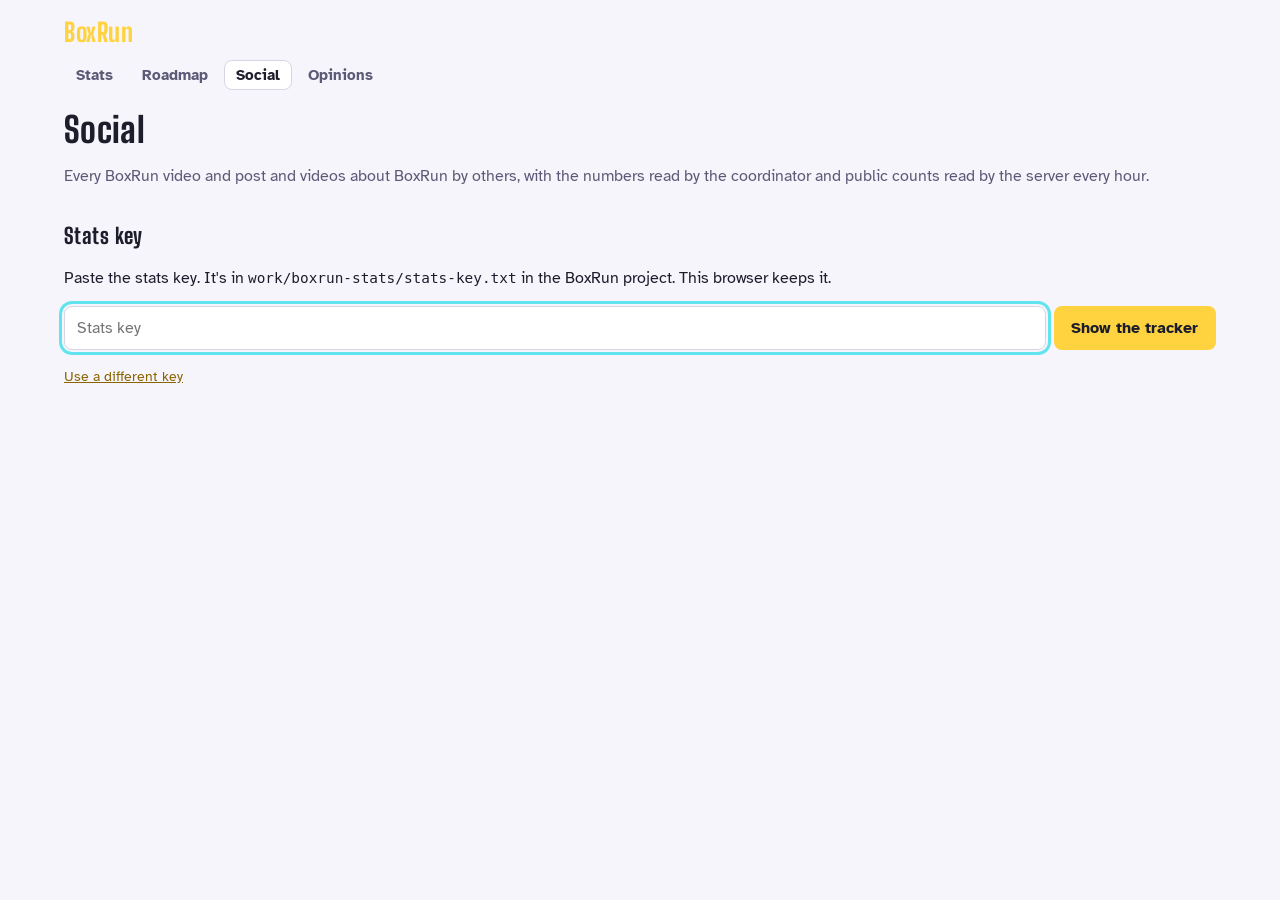
<file: stats/social/index.html>
<!doctype html>
<html lang="en">
<head>
<meta charset="utf-8">
<meta name="viewport" content="width=device-width, initial-scale=1">
<meta name="robots" content="noindex, nofollow">
<title>BoxRun social</title>
<meta name="theme-color" content="#1b1c2c">
<link rel="icon" href="/favicon.svg" type="image/svg+xml">
<link rel="preconnect" href="https://fonts.googleapis.com">
<link rel="preconnect" href="https://fonts.gstatic.com" crossorigin>
<link href="https://fonts.googleapis.com/css2?family=Atkinson+Hyperlegible:wght@400;700&family=Big+Shoulders+Display:wght@800&display=swap" rel="stylesheet">
<link rel="stylesheet" href="/stats/pages.css">
<style>
  .cmp { display: grid; gap: 1rem; }
  .group h3 { margin-bottom: 0.35rem; }
  .row { display: grid; grid-template-columns: 5.5rem minmax(0, 1fr) 4.5rem; align-items: center; gap: 0.6rem; margin: 0.25rem 0; }
  .row .plat { color: var(--muted); font-size: 0.875rem; }
  .row .track { height: 14px; background: var(--grid); border-radius: 3px; overflow: hidden; }
  .row .fill { height: 100%; background: var(--bar); border-radius: 3px; }
  .row .fill.tt { background: var(--s2); }
  .row .v { text-align: right; font-variant-numeric: tabular-nums; font-weight: 700; }
  .row .v.none { color: var(--muted); font-weight: 400; }
  .charts { display: grid; grid-template-columns: repeat(auto-fill, minmax(min(100%, 20rem), 1fr)); gap: 0.75rem; }
  .card { background: var(--panel); border: 1px solid var(--line); border-radius: 10px; padding: 0.8rem 0.9rem 0.6rem; min-width: 0; }
  .card .head { display: flex; justify-content: space-between; align-items: baseline; gap: 0.75rem; }
  .card h3 { font-size: 0.95rem; overflow: hidden; text-overflow: ellipsis; white-space: nowrap; min-width: 0; }
  .card .val { font: 800 1.5rem/1 var(--display); white-space: nowrap; }
  .card .read { color: var(--muted); font-size: 0.8rem; min-height: 1.2em; margin: 0.15rem 0 0.35rem; font-variant-numeric: tabular-nums; }
  .card svg { display: block; width: 100%; height: 90px; touch-action: pan-y; }
  .card .ln { fill: none; stroke: var(--bar); stroke-width: 2; stroke-linejoin: round; vector-effect: non-scaling-stroke; }
  .card .ln.tt { stroke: var(--s2); }
  .card .area { fill: var(--wash); }
  .card .area.tt { fill: rgba(42, 156, 214, 0.12); }
  .card .xh { stroke: var(--muted); stroke-width: 1; vector-effect: non-scaling-stroke; }
  .card .axis { display: flex; justify-content: space-between; color: var(--muted); font-size: 0.75rem; margin-top: 0.2rem; }
  table.posts { min-width: 50rem; }
  table.posts td.title { min-width: 14rem; }
  table.posts td { white-space: nowrap; }
  table.posts td.title { white-space: normal; }
  table.posts .status { color: var(--muted); font-size: 0.8rem; margin-top: 0.15rem; }
  table.days { min-width: 34rem; }
  .others-h { margin: 1.25rem 0 0.5rem; padding-top: 0.9rem; border-top: 1px solid var(--line); color: var(--muted); font-size: 0.95rem; }
  table.mentions { min-width: 56rem; }
  table.mentions td { white-space: nowrap; }
  table.mentions td.title { white-space: normal; min-width: 18rem; }
  table.mentions .status { color: var(--muted); font-size: 0.8rem; margin-top: 0.15rem; }
  .key { display: inline-block; width: 10px; height: 10px; border-radius: 2px; margin: 0 0.3rem 0 0.8rem; vertical-align: -0.05em; }
</style>
</head>
<body>
<div class="wrap">
  <header>
    <a class="mark" href="/">BoxRun</a>
    <span class="live" id="live" hidden><span class="dot" id="dot"></span><span id="updated"></span></span>
  </header>
  <nav class="pages" aria-label="Stats pages"><a href="/stats/">Stats</a><a href="/stats/roadmap/">Roadmap</a><a href="/stats/social/" aria-current="page">Social</a><a href="/stats/opinions/">Opinions</a></nav>
  <h1>Social</h1>
  <p class="muted" id="sub">Every BoxRun video and post and videos about BoxRun by others, with the numbers read by the coordinator and public counts read by the server every hour.</p>

  <section id="ask" hidden>
    <h2>Stats key</h2>
    <p>Paste the stats key. It's in <code>work/boxrun-stats/stats-key.txt</code> in the BoxRun project. This browser keeps it.</p>
    <form id="keyform">
      <input id="key" type="password" autocomplete="off" placeholder="Stats key" aria-label="Stats key" required>
      <button class="go" type="submit">Show the tracker</button>
    </form>
    <p class="error" id="keyerror" role="alert"></p>
  </section>

  <section id="main" hidden></section>
  <p class="error" id="error" role="alert"></p>
  <p class="small"><button class="plain" id="forget" type="button">Use a different key</button></p>
</div>
<script src="/stats/pages.js"></script>
<script>
  "use strict";
  const { el, $, fmt } = Stats;
  const SVG = "http://www.w3.org/2000/svg";
  const view = Stats.prefs("boxrunStatsSocial", { metric: "views", range: "7d", sort: { key: "posted", dir: -1 }, msort: { key: "posted", dir: -1 } });
  let body = null;

  // The newest sampled counts of a post, and its series of one metric.
  function latest(pid) {
    const s = body.samples || [];
    for (let i = s.length - 1; i >= 0; i--) if (s[i].counts && s[i].counts[pid]) return Object.assign({ t: s[i].t }, s[i].counts[pid]);
    return null;
  }
  function series(pid, key) {
    return (body.samples || []).filter((s) => s.counts && s.counts[pid] && typeof s.counts[pid][key] === "number")
      .map((s) => ({ t: Date.parse(s.t), v: s.counts[pid][key] }));
  }
  const isTT = (p) => p.platform === "TikTok";
  // Views: the hourly public count when there is one, else the number the coordinator read.
  function views(p) { const l = latest(p.id); return l && typeof l.views === "number" ? l.views : (typeof p.views === "number" ? p.views : null); }
  function likeRate(p) {
    const l = latest(p.id);
    if (l && typeof l.views === "number" && typeof l.likes === "number" && l.views) return (l.likes / l.views) * 100;
    return typeof p.likes === "number" && p.views ? (p.likes / p.views) * 100 : null;
  }
  const METRICS = {
    views: { label: "Views", get: views, show: (v) => Stats.compact(Math.round(v)) },
    stayed: { label: "Stayed to watch", get: (p) => (typeof p.stayed === "number" ? p.stayed * 100 : null), show: (v) => v.toFixed(1) + "%" },
    likes: { label: "Like rate", get: likeRate, show: (v) => v.toFixed(2) },
  };

  function compare() {
    const shorts = body.doc.posts.filter((p) => p.kind === "short" && p.posted);
    const m = METRICS[view.p.metric] || METRICS.views;
    const groups = new Map();
    for (const p of shorts) {
      const g = p.hook || "launch Short (no challenge)";
      if (!groups.has(g)) groups.set(g, []);
      groups.get(g).push(p);
    }
    const max = Math.max(0, ...shorts.map((p) => m.get(p) || 0));
    const order = [...groups.entries()].sort((a, b) => Math.max(...b[1].map((p) => views(p) || 0)) - Math.max(...a[1].map((p) => views(p) || 0)));
    const box = el("div", { className: "panel cmp" });
    for (const [hook, posts] of order) {
      const g = el("div", { className: "group" }, el("h3", { text: hook }));
      for (const p of posts.sort((a, b) => (isTT(a) ? 1 : 0) - (isTT(b) ? 1 : 0))) {
        const v = m.get(p);
        const pct = v !== null && max > 0 ? Math.max(0.5, (v / max) * 100) : 0;
        g.append(el("div", { className: "row", title: p.title || "" },
          el("span", { className: "plat", text: p.platform }),
          el("div", { className: "track", role: "img", "aria-label": p.platform + " " + hook + ": " + (v === null ? "no number" : m.show(v)) },
            v === null ? null : el("div", { className: "fill" + (isTT(p) ? " tt" : ""), style: "width:" + pct.toFixed(1) + "%" })),
          el("span", { className: "v" + (v === null ? " none" : ""), text: v === null ? "–" : m.show(v) })));
      }
      box.append(g);
    }
    const seg = el("div", { className: "seg", role: "group", "aria-label": "Compare by" });
    Stats.seg(seg, Object.entries(METRICS).map(([k, x]) => [k, x.label]), view.p.metric, (v) => { view.p.metric = v; view.save(); draw(); });
    return [el("h2", { text: "Shorts compared" }),
      el("div", { className: "controls" }, seg,
        el("span", { className: "small muted" }, el("span", { className: "key", style: "background:var(--bar)" }), "YouTube",
          el("span", { className: "key", style: "background:var(--s2)" }), "TikTok")),
      box,
      el("p", { className: "muted small", text: "Each bar is one Short, grouped by its hook, scaled to the largest. Views are the latest hourly public count where the server has one, else the number read by hand. Like rate is likes per 100 views. Stayed to watch comes from YouTube Studio only." })];
  }

  function chart(p, key, label, name) {
    const r = { "48h": 2, "7d": 7, "30d": 30 }[view.p.range] || 7;
    const now = body.samples.length ? Date.parse(body.samples[body.samples.length - 1].t) : Date.now();
    const pts = series(p.id, key).filter((x) => x.t >= now - r * 86400e3);
    if (!pts.length) return null;
    const last = pts[pts.length - 1];
    const dayAgo = pts.find((x) => x.t >= last.t - 86400e3 - 1800e3);
    const gain = dayAgo && last.t - dayAgo.t >= 20 * 3600e3 ? last.v - dayAgo.v : null;
    const t0 = pts[0].t, t1 = Math.max(last.t, t0 + 1);
    const lo = Math.min(...pts.map((x) => x.v)), hi = Math.max(...pts.map((x) => x.v));
    const span = hi - lo || 1;
    const X = (t) => ((t - t0) / (t1 - t0)) * 300, Y = (v) => 86 - ((v - lo) / span) * 80;
    const d = pts.map((x, i) => (i ? "L" : "M") + X(x.t).toFixed(1) + " " + Y(x.v).toFixed(1)).join(" ");
    const svg = document.createElementNS(SVG, "svg");
    svg.setAttribute("viewBox", "0 0 300 90");
    svg.setAttribute("preserveAspectRatio", "none");
    svg.setAttribute("role", "img");
    svg.setAttribute("aria-label", label + " over time, " + fmt(pts[0].v) + " to " + fmt(last.v));
    const mk = (tag, attrs) => { const n = document.createElementNS(SVG, tag); for (const k in attrs) n.setAttribute(k, attrs[k]); return n; };
    if (pts.length > 1) svg.append(mk("path", { class: "area" + (isTT(p) ? " tt" : ""), d: d + " L300 90 L0 90 Z" }));
    svg.append(mk("path", { class: "ln" + (isTT(p) ? " tt" : ""), d: pts.length > 1 ? d : "M0 " + Y(last.v) + " L300 " + Y(last.v) }));
    const xh = mk("line", { class: "xh", y1: 0, y2: 90, x1: -10, x2: -10 });
    svg.append(xh);
    const read = el("div", { className: "read", text: gain === null ? fmt(pts.length) + (pts.length === 1 ? " sample" : " samples") : (gain < 0 ? "" : "+") + fmt(gain) + " in the last 24 h" });
    const rest = read.textContent;
    const pick = (e) => {
      const b = svg.getBoundingClientRect();
      const t = t0 + ((e.clientX - b.left) / b.width) * (t1 - t0);
      let best = pts[0];
      for (const x of pts) if (Math.abs(x.t - t) < Math.abs(best.t - t)) best = x;
      xh.setAttribute("x1", X(best.t)); xh.setAttribute("x2", X(best.t));
      read.textContent = Stats.when(best.t) + ": " + fmt(best.v);
    };
    svg.addEventListener("pointermove", pick);
    svg.addEventListener("pointerdown", pick);
    svg.addEventListener("pointerleave", () => { xh.setAttribute("x1", -10); xh.setAttribute("x2", -10); read.textContent = rest; });
    name = name || p.platform + " · " + (p.hook || p.title || p.id);
    return el("div", { className: "card" },
      el("div", { className: "head" }, el("h3", { text: name, title: p.title || name }), el("span", { className: "val", text: Stats.compact(last.v) })),
      read, svg,
      el("div", { className: "axis" }, el("span", { text: Stats.when(t0) }), el("span", { text: label + ", " + fmt(lo) + " to " + fmt(hi) })));
  }

  function overTime() {
    const out = [el("h2", { text: "Views over time" })];
    const seg = el("div", { className: "seg", role: "group", "aria-label": "Range" });
    Stats.seg(seg, [["48h", "48 h"], ["7d", "7 d"], ["30d", "30 d"]], view.p.range, (v) => { view.p.range = v; view.save(); draw(); });
    out.push(el("div", { className: "controls" }, seg));
    const cards = [];
    for (const p of body.doc.posts) {
      const c = p.id === "gamebanana" ? chart(p, "downloads", "Downloads") : chart(p, "views", "Views");
      if (c) cards.push(c);
    }
    if (!cards.length) out.push(el("p", { className: "empty", text: "No hourly counts yet. The server reads public counts every hour once the social document is uploaded." }));
    else out.push(el("div", { className: "charts" }, cards));
    // Videos by others: their own group, named by creator and platform.
    const byOthers = mentions();
    if (byOthers.length) {
      const theirs = byOthers.map((m) => chart(m, "views", "Views", (m.creator || m.handle || m.id) + " · " + m.platform)).filter(Boolean);
      out.push(el("h3", { className: "others-h", text: "Videos by others (" + theirs.length + " of " + byOthers.length + " with hourly counts)" }));
      if (theirs.length) out.push(el("div", { className: "charts" }, theirs));
      else out.push(el("p", { className: "empty", text: "No hourly counts for these yet." }));
    }
    const s = body.samples || [];
    const lastS = s.length ? s[s.length - 1] : null;
    const ids = new Set(byOthers.map((m) => m.id));
    const read = lastS ? Object.keys(lastS.counts) : [];
    const theirsRead = read.filter((k) => ids.has(k)).length;
    out.push(el("p", { className: "muted small", text: "Read every hour from public pages, without a sign-in: YouTube channel feeds (the watch page when a video isn't in its feed), TikTok video pages and GameBanana. A source that couldn't be read that hour is skipped. " +
      (lastS ? "Last read " + Stats.when(lastS.t) + ": " + (read.length - theirsRead) + " posts, " + theirsRead + " videos by others." : "") }));
    return out;
  }

  // GameBanana's page counts downloads; everything else views.
  const readCount = (p) => (typeof p.downloads === "number" ? p.downloads : typeof p.views === "number" ? p.views : null);
  const nowCount = (p) => { const l = latest(p.id); return l ? (typeof p.downloads === "number" || p.id === "gamebanana" ? l.downloads : l.views) ?? null : null; };
  const unit = (p, n) => (n === null ? "–" : fmt(n) + (typeof p.downloads === "number" || p.id === "gamebanana" ? " downloads" : ""));
  const COLS = [
    { key: "platform", label: "Where", sort: (p) => p.platform + " " + p.kind },
    { key: "hook", label: "Hook", sort: (p) => p.hook || null },
    { key: "title", label: "Post", sort: (p) => (p.title || "").toLowerCase() },
    { key: "posted", label: "Posted", sort: (p) => p.posted || null },
    { key: "views", label: "Views (read)", num: true, sort: readCount },
    { key: "now", label: "Views now", num: true, sort: nowCount },
    { key: "stayed", label: "Stayed", num: true, sort: (p) => p.stayed ?? null },
    { key: "likes", label: "Likes", num: true, sort: (p) => p.likes ?? null },
    { key: "subs", label: "Subs", num: true, sort: (p) => p.subs ?? null },
  ];
  function posts() {
    const head = el("tr");
    Stats.sortHead(head, COLS, view.p.sort, () => { view.save(); draw(); });
    const tb = el("tbody");
    for (const p of Stats.sortRows(body.doc.posts, COLS, view.p.sort)) {
      const url = Stats.safeUrl(p.url);
      const l = latest(p.id);
      const status = [p.status, p.read ? "read " + Stats.day(p.read) : null].filter(Boolean).join("; ");
      tb.append(el("tr", null,
        el("td", null, p.platform, el("div", { className: "muted small", text: p.kind })), el("td", { text: p.hook || "–" }),
        el("td", { className: "title" }, url ? el("a", { href: url, target: "_blank", rel: "noopener noreferrer", text: p.title || url }) : (p.title || "–"),
          status ? el("div", { className: "status", text: status }) : null),
        el("td", { text: p.posted ? Stats.day(p.posted) : "–" }),
        el("td", { className: "num", text: unit(p, readCount(p)) }),
        el("td", { className: "num", text: unit(p, nowCount(p)), title: l ? "read " + Stats.when(l.t) : null }),
        el("td", { className: "num", text: typeof p.stayed === "number" ? (p.stayed * 100).toFixed(1) + "%" : "–" }),
        el("td", { className: "num", text: fmt(p.likes) }),
        el("td", { className: "num", text: fmt(p.subs) })));
    }
    return [el("h2", { text: "Posts" }),
      el("div", { className: "scroll" }, el("table", { className: "posts" }, el("thead", null, head), tb)),
      el("p", { className: "muted small", text: "Views (read) are the numbers the coordinator read in YouTube Studio, TikTok Studio and GameBanana on the date under the post. Views now is the latest hourly public count; YouTube's public count can trail Studio's. Click a header to sort." })];
  }

  // Videos about BoxRun by other people (social.json's mentions).
  const mentions = () => (Array.isArray(body.doc.mentions) ? body.doc.mentions.filter((m) => m && typeof m.id === "string") : []);
  const viewsNow = (m) => { const l = latest(m.id); return l && typeof l.views === "number" ? l.views : null; };
  const MCOLS = [
    { key: "platform", label: "Where", sort: (m) => m.platform || null },
    { key: "creator", label: "Who", sort: (m) => (m.creator || m.handle || "").toLowerCase() || null },
    { key: "title", label: "Video", sort: (m) => (m.title || "").toLowerCase() || null },
    { key: "posted", label: "Posted", sort: (m) => m.posted || null },
    { key: "views", label: "Views (read)", num: true, sort: (m) => (typeof m.views === "number" ? m.views : null) },
    { key: "now", label: "Views now", num: true, sort: viewsNow },
    { key: "likes", label: "Likes", num: true, sort: (m) => m.likes ?? null },
    { key: "comments", label: "Comments", num: true, sort: (m) => m.comments ?? null },
    { key: "shares", label: "Shares", num: true, sort: (m) => m.shares ?? null },
    { key: "names", label: "Names BoxRun", sort: (m) => (typeof m.names_boxrun === "boolean" ? (m.names_boxrun ? 1 : 0) : null) },
  ];
  function others() {
    const list = mentions();
    if (!list.length) return [el("h2", { text: "Videos by others" }), el("p", { className: "empty", text: "None found yet." })];
    const total = list.reduce((n, m) => n + (views(m) || 0), 0);
    const unnamed = list.filter((m) => m.names_boxrun === false).length;
    const head = el("tr");
    Stats.sortHead(head, MCOLS, view.p.msort, () => { view.save(); draw(); });
    const tb = el("tbody");
    for (const m of Stats.sortRows(list, MCOLS, view.p.msort)) {
      const url = Stats.safeUrl(m.url);
      const l = latest(m.id);
      const notes = typeof m.notes === "string" ? m.notes.trim() : "";
      const status = [notes, typeof m.read === "string" && m.read ? "Read " + Stats.day(m.read.slice(0, 10)) + "." : null].filter(Boolean).join(" ");
      const names = typeof m.names_boxrun === "boolean"
        ? el("span", { className: "pill " + (m.names_boxrun ? "done" : "problem"), text: m.names_boxrun ? "Yes" : "No" }) : "–";
      tb.append(el("tr", null,
        el("td", { text: m.platform || "–" }),
        el("td", null, m.creator || "–", m.handle ? el("div", { className: "muted small", text: m.handle }) : null,
          typeof m.followers === "number" ? el("div", { className: "muted small", text: Stats.compact(m.followers) + " followers" }) : null),
        el("td", { className: "title" }, url ? el("a", { href: url, target: "_blank", rel: "noopener noreferrer", text: m.title || url }) : (m.title || "–"),
          status ? el("div", { className: "status", text: status }) : null),
        el("td", { text: m.posted ? Stats.day(m.posted) : "–" }),
        el("td", { className: "num", text: fmt(m.views) }),
        el("td", { className: "num", text: fmt(viewsNow(m)), title: l ? "read " + Stats.when(l.t) : null }),
        el("td", { className: "num", text: fmt(m.likes) }),
        el("td", { className: "num", text: fmt(m.comments) }),
        el("td", { className: "num", text: fmt(m.shares) }),
        el("td", null, names)));
    }
    return [el("h2", { text: "Videos by others" }),
      el("p", { text: fmt(list.length) + (list.length === 1 ? " video, " : " videos, ") + fmt(total) + " views in all; " +
        (unnamed === 1 ? "1 doesn't" : unnamed + " don't") + " name BoxRun." }),
      el("div", { className: "scroll" }, el("table", { className: "mentions" }, el("thead", null, head), tb)),
      el("p", { className: "muted small", text: "Videos about BoxRun posted by other people. Views in all use the latest hourly public count where there is one, else the number read by hand. Views (read), likes, comments and shares were read by the coordinator on the date under the title. Names BoxRun: whether the video or its caption names or links BoxRun. Click a header to sort." })];
  }

  function days() {
    const rows = body.doc.daily || [];
    const tb = el("tbody");
    rows.forEach((d, i) => {
      const prev = i ? rows[i - 1] : null;
      const share = d.back !== null && d.back !== undefined && prev && prev.menu_players ? " (" + ((d.back / prev.menu_players) * 100).toFixed(1) + "%)" : "";
      tb.append(el("tr", null, el("td", { text: Stats.day(d.day) + (d.partial ? " (so far)" : "") }),
        el("td", { className: "num", text: fmt(d.menu_players) }),
        el("td", { className: "num", text: fmt(d.back) + share }),
        el("td", { className: "num", text: fmt(d.codes) }),
        el("td", { className: "num", text: fmt(d.fetchers) })));
    });
    return [el("h2", { text: "Players per day" }),
      el("div", { className: "scroll" }, el("table", { className: "days" },
        el("thead", null, el("tr", null, el("th", { text: "Day" }), el("th", { className: "num", text: "Menu opened" }),
          el("th", { className: "num", text: "Back from the day before" }), el("th", { className: "num", text: "Codes shared" }),
          el("th", { className: "num", text: "Players who loaded a code" }))), tb)),
      el("p", { className: "muted small", text: "Menu opened counts players whose game opened BoxRun's menu online that day. Back from the day before is how many of them also opened it the day before, with the share of the day before's players. The full history is on the Stats page." })];
  }

  function draw() {
    const d = body.doc;
    $("sub").textContent = "Every BoxRun video and post, and videos about BoxRun by others. Numbers read by hand " + Stats.when(d.updated) + "; public counts read by the server every hour.";
    $("main").replaceChildren(...compare(), ...overTime(), ...posts(), ...others(), ...days());
  }
  Stats.start("social", (b) => { body = b; draw(); });
</script>
</body>
</html>
</file>
<file: stats/pages.css>
/* The stats subpages (roadmap, social, opinions): /stats/index.html's colours, type and layout. */
:root {
  color-scheme: dark;
  --night: #1b1c2c;
  --panel: #26273a;
  --line: #3a3b55;
  --grid: #33344c;
  --ink: #ecebf5;
  --muted: #a9a6c4;
  --gold: #ffd23f;
  --link: #ffd23f;
  --cyan: #62e4ef;
  --beat: #ff7d7d;
  --live: #78e08f;
  --bar: #ffd23f;
  --bar2: #a8790a;
  --wash: rgba(255, 210, 63, 0.1);
  --s1: #b8860b;
  --s2: #2a9cd6;
  /* text on the panel, for pills and marks */
  --ok-ink: #78e08f;
  --blue-ink: #62e4ef;
  --gold-ink: #ffd23f;
  --red-ink: #ff7d7d;
  --display: "Big Shoulders Display", "Arial Narrow", sans-serif;
  --body: "Atkinson Hyperlegible", "Segoe UI", sans-serif;
}
@media (prefers-color-scheme: light) {
  :root {
    color-scheme: light;
    --night: #f6f5fb;
    --panel: #ffffff;
    --line: #d8d6e6;
    --grid: #e6e4f0;
    --ink: #1e1d2b;
    --muted: #5d5a78;
    --link: #8a6400;
    --live: #2f9e4f;
    --bar: #a87900;
    --bar2: #5e4300;
    --wash: rgba(168, 121, 0, 0.1);
    --s1: #a87900;
    --s2: #0b7fbf;
    --ok-ink: #22743a;
    --blue-ink: #0b6f9e;
    --gold-ink: #7a5800;
    --red-ink: #b42318;
  }
}
* { box-sizing: border-box; }
body { margin: 0; background: var(--night); color: var(--ink); font: 400 1rem/1.5 var(--body); }
a { color: var(--link); }
code { font-size: 0.9em; overflow-wrap: anywhere; }
.wrap { width: min(100% - 2rem, 72rem); margin: 0 auto; padding: 1.25rem 0 3rem; }
header { display: flex; align-items: center; justify-content: space-between; gap: 0.5rem 1rem; flex-wrap: wrap; }
.mark { font: 800 1.6rem/1 var(--display); color: var(--gold); text-decoration: none; letter-spacing: 0.02em; }
.live { display: inline-flex; align-items: center; gap: 0.45rem; color: var(--muted); font-size: 0.875rem; }
.dot { width: 8px; height: 8px; border-radius: 50%; background: var(--live); }
.dot.stale { background: var(--muted); }
nav.pages { display: flex; flex-wrap: wrap; gap: 0.25rem; margin-top: 0.9rem; }
nav.pages a { color: var(--muted); text-decoration: none; font: 700 0.95rem var(--body); padding: 0.3rem 0.7rem; border-radius: 8px; border: 1px solid transparent; }
nav.pages a:hover { color: var(--ink); }
nav.pages a[aria-current="page"] { color: var(--ink); background: var(--panel); border-color: var(--line); }
h1 { font: 800 2.2rem/1.1 var(--display); margin: 1.25rem 0 0.25rem; letter-spacing: 0.01em; }
h2 { font: 800 1.35rem/1.2 var(--display); margin: 2.25rem 0 0.75rem; letter-spacing: 0.02em; }
h3 { font: 700 1.05rem/1.3 var(--body); margin: 0; }
.muted { color: var(--muted); }
.small { font-size: 0.875rem; }
.seg { display: inline-flex; flex-wrap: wrap; border: 1px solid var(--line); border-radius: 8px; overflow: hidden; max-width: 100%; }
.seg button { background: none; border: 0; color: var(--ink); font: 700 0.9rem var(--body); padding: 0.45rem 0.75rem; cursor: pointer; }
.seg button + button { border-left: 1px solid var(--line); }
.seg button[aria-pressed="true"] { background: var(--gold); color: #1b1c2c; }
.seg button .c { font-weight: 400; opacity: 0.8; margin-left: 0.25rem; font-variant-numeric: tabular-nums; }
/* filters with many options: chips that wrap on a phone */
.chips { display: flex; flex-wrap: wrap; gap: 0.35rem; }
.chips button { background: none; border: 1px solid var(--line); border-radius: 999px; color: var(--ink); font: 700 0.875rem var(--body); padding: 0.3rem 0.7rem; cursor: pointer; }
.chips button[aria-pressed="true"] { background: var(--gold); border-color: var(--gold); color: #1b1c2c; }
.chips button .c { font-weight: 400; opacity: 0.8; margin-left: 0.25rem; font-variant-numeric: tabular-nums; }
.controls { display: flex; flex-wrap: wrap; gap: 0.6rem 1rem; align-items: center; margin: 1rem 0 0.5rem; }
.controls .lab { color: var(--muted); font-size: 0.85rem; margin-right: -0.4rem; }
.panel { background: var(--panel); border: 1px solid var(--line); border-radius: 10px; padding: 0.9rem 1rem; }
.scroll { overflow-x: auto; border: 1px solid var(--line); border-radius: 10px; }
table { border-collapse: collapse; width: 100%; font-variant-numeric: tabular-nums; }
th, td { padding: 0.5rem 0.75rem; text-align: left; border-bottom: 1px solid var(--line); vertical-align: top; }
th { font-weight: 700; color: var(--muted); font-size: 0.85rem; background: var(--panel); vertical-align: bottom; }
tr:last-child td { border-bottom: 0; }
td.num, th.num { text-align: right; white-space: nowrap; }
th button { background: none; border: 0; color: inherit; font: inherit; padding: 0; cursor: pointer; text-align: inherit; }
th[aria-sort="ascending"] button::after { content: " \2191"; }
th[aria-sort="descending"] button::after { content: " \2193"; }
form { display: flex; gap: 0.5rem; flex-wrap: wrap; margin-top: 1rem; }
input { flex: 1 1 14rem; min-width: 0; background: var(--panel); color: var(--ink); border: 1px solid var(--line); border-radius: 8px;
        padding: 0.55rem 0.75rem; font: inherit; }
button.go { background: var(--gold); color: #1b1c2c; border: 0; border-radius: 8px; padding: 0.6rem 1.1rem; font: 700 1rem var(--body); cursor: pointer; }
button.plain { background: none; border: 0; color: var(--link); padding: 0; text-decoration: underline; font: inherit; cursor: pointer; }
input:focus-visible, button:focus-visible, a:focus-visible, summary:focus-visible { outline: 3px solid var(--cyan); outline-offset: 2px; }
.error { color: var(--red-ink); }
.pill { display: inline-block; padding: 0 0.45rem; border-radius: 4px; font-size: 0.75rem; font-weight: 700; line-height: 1.5;
        border: 1px solid var(--line); color: var(--muted); white-space: nowrap; vertical-align: 0.1em; }
.pill.done, .pill.praise { border-color: var(--ok-ink); color: var(--ok-ink); }
.pill.built, .pill.request, .pill.in21 { border-color: var(--blue-ink); color: var(--blue-ink); }
.pill.building, .pill.planned { border-color: var(--gold-ink); color: var(--gold-ink); }
.pill.problem, .pill.open { border-color: var(--red-ink); color: var(--red-ink); }
.pill.idea, .pill.parked, .pill.exists, .pill.no { border-style: dashed; }
a.idlink { white-space: nowrap; }
.ids a { font-weight: 700; text-decoration: none; }
.ids a:hover { text-decoration: underline; }
details > summary { cursor: pointer; list-style: none; }
details > summary::-webkit-details-marker { display: none; }
details > summary h2::before { content: "\25BE  "; color: var(--muted); font-size: 0.9em; }
details:not([open]) > summary h2::before { content: "\25B8  "; }
.prose p { margin: 0.5rem 0; max-width: 52rem; }
.prose ul, .prose ol { margin: 0.4rem 0; padding-left: 1.3rem; max-width: 52rem; }
.prose li { margin: 0.25rem 0; }
.prose li ul { margin: 0.2rem 0; }
.empty { color: var(--muted); padding: 1rem 0; }
[hidden] { display: none !important; }
@media (prefers-reduced-motion: no-preference) {
  .dot:not(.stale) { animation: pulse 2s ease-in-out infinite; }
  @keyframes pulse { 50% { opacity: 0.35; } }
}
</file>
